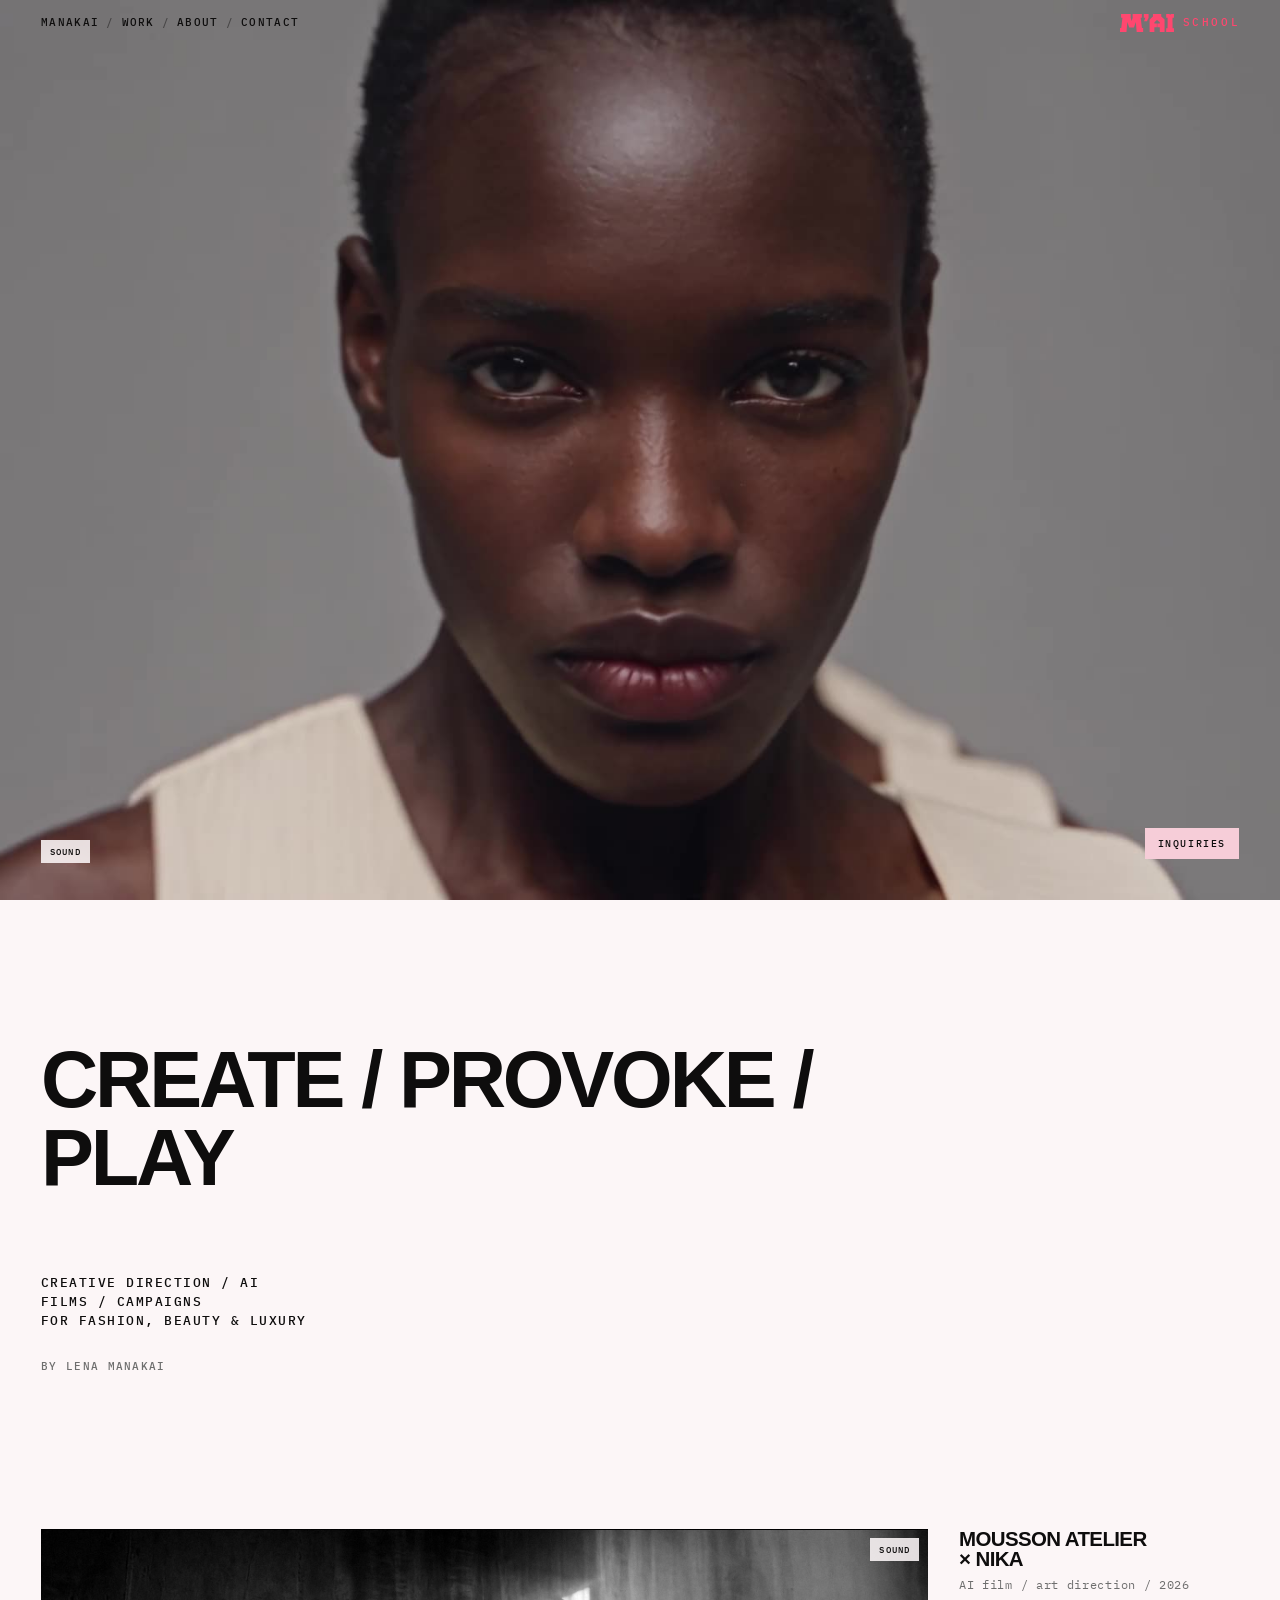
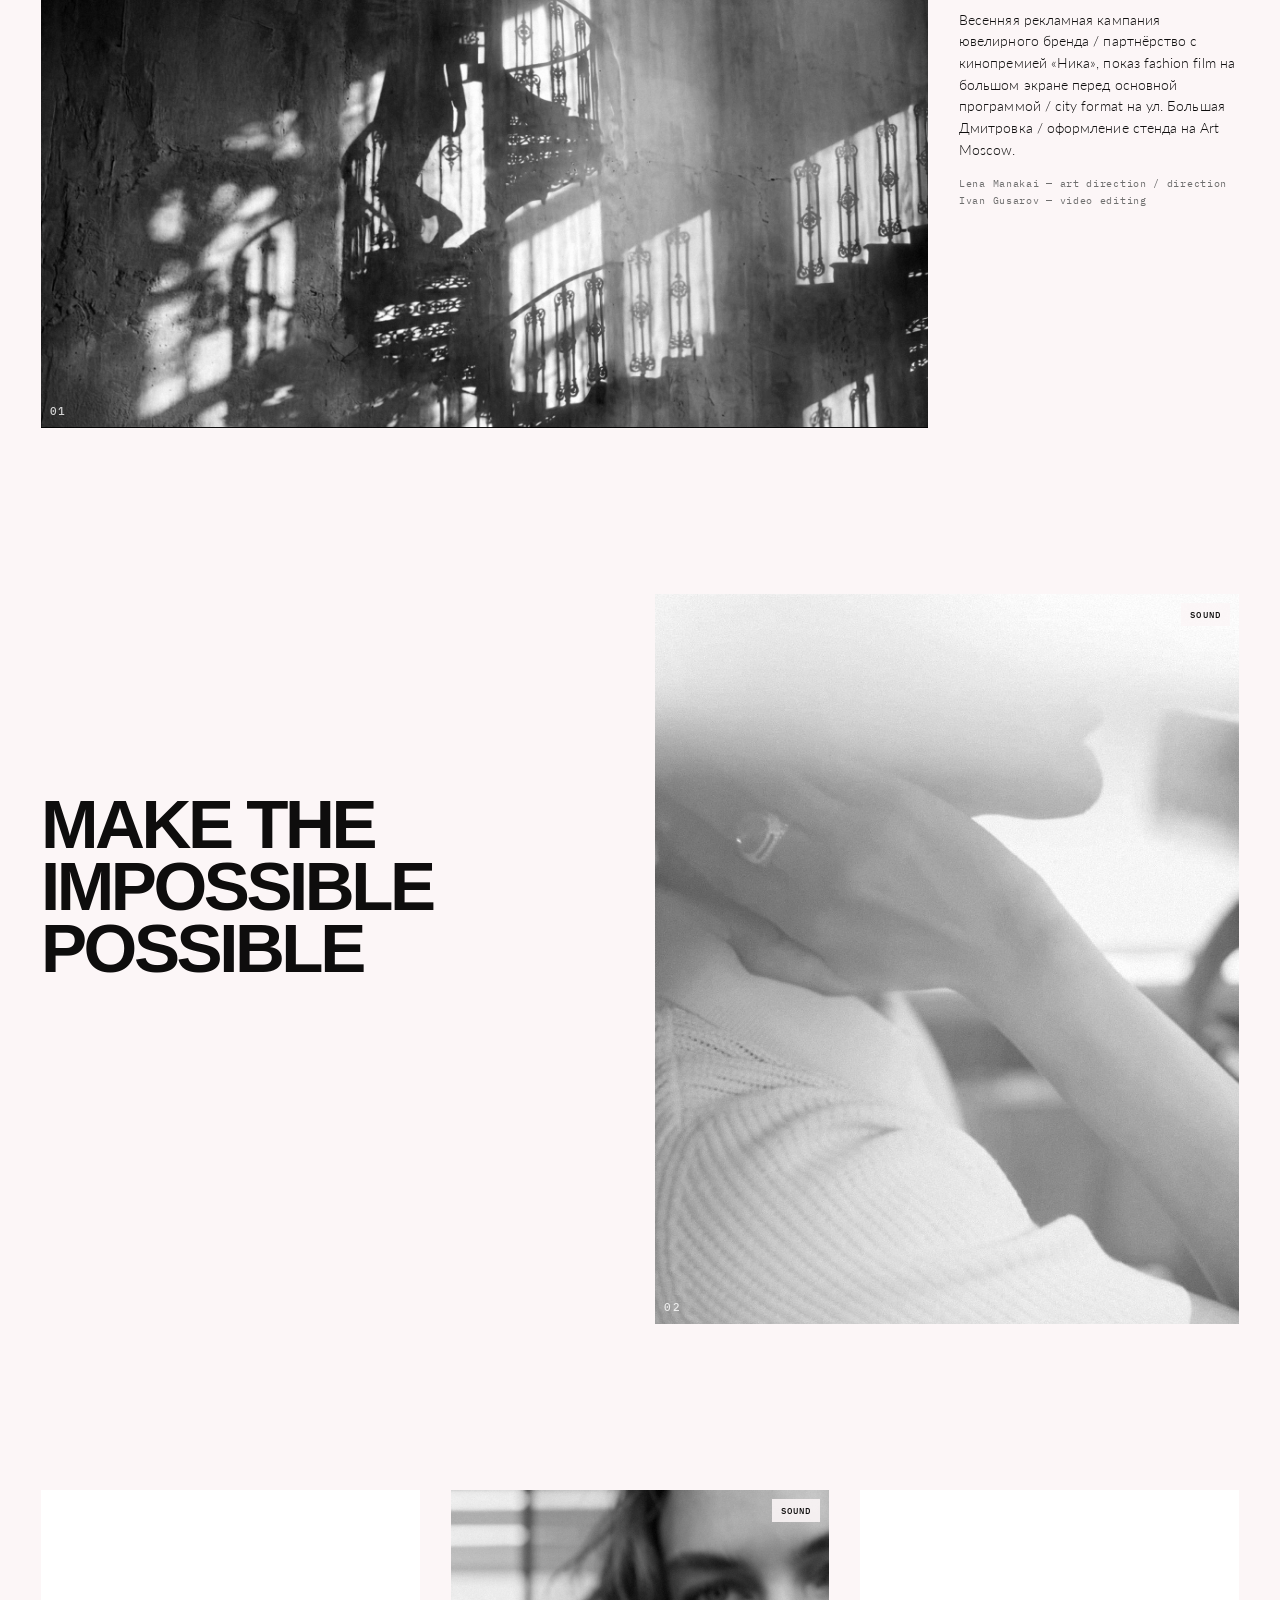
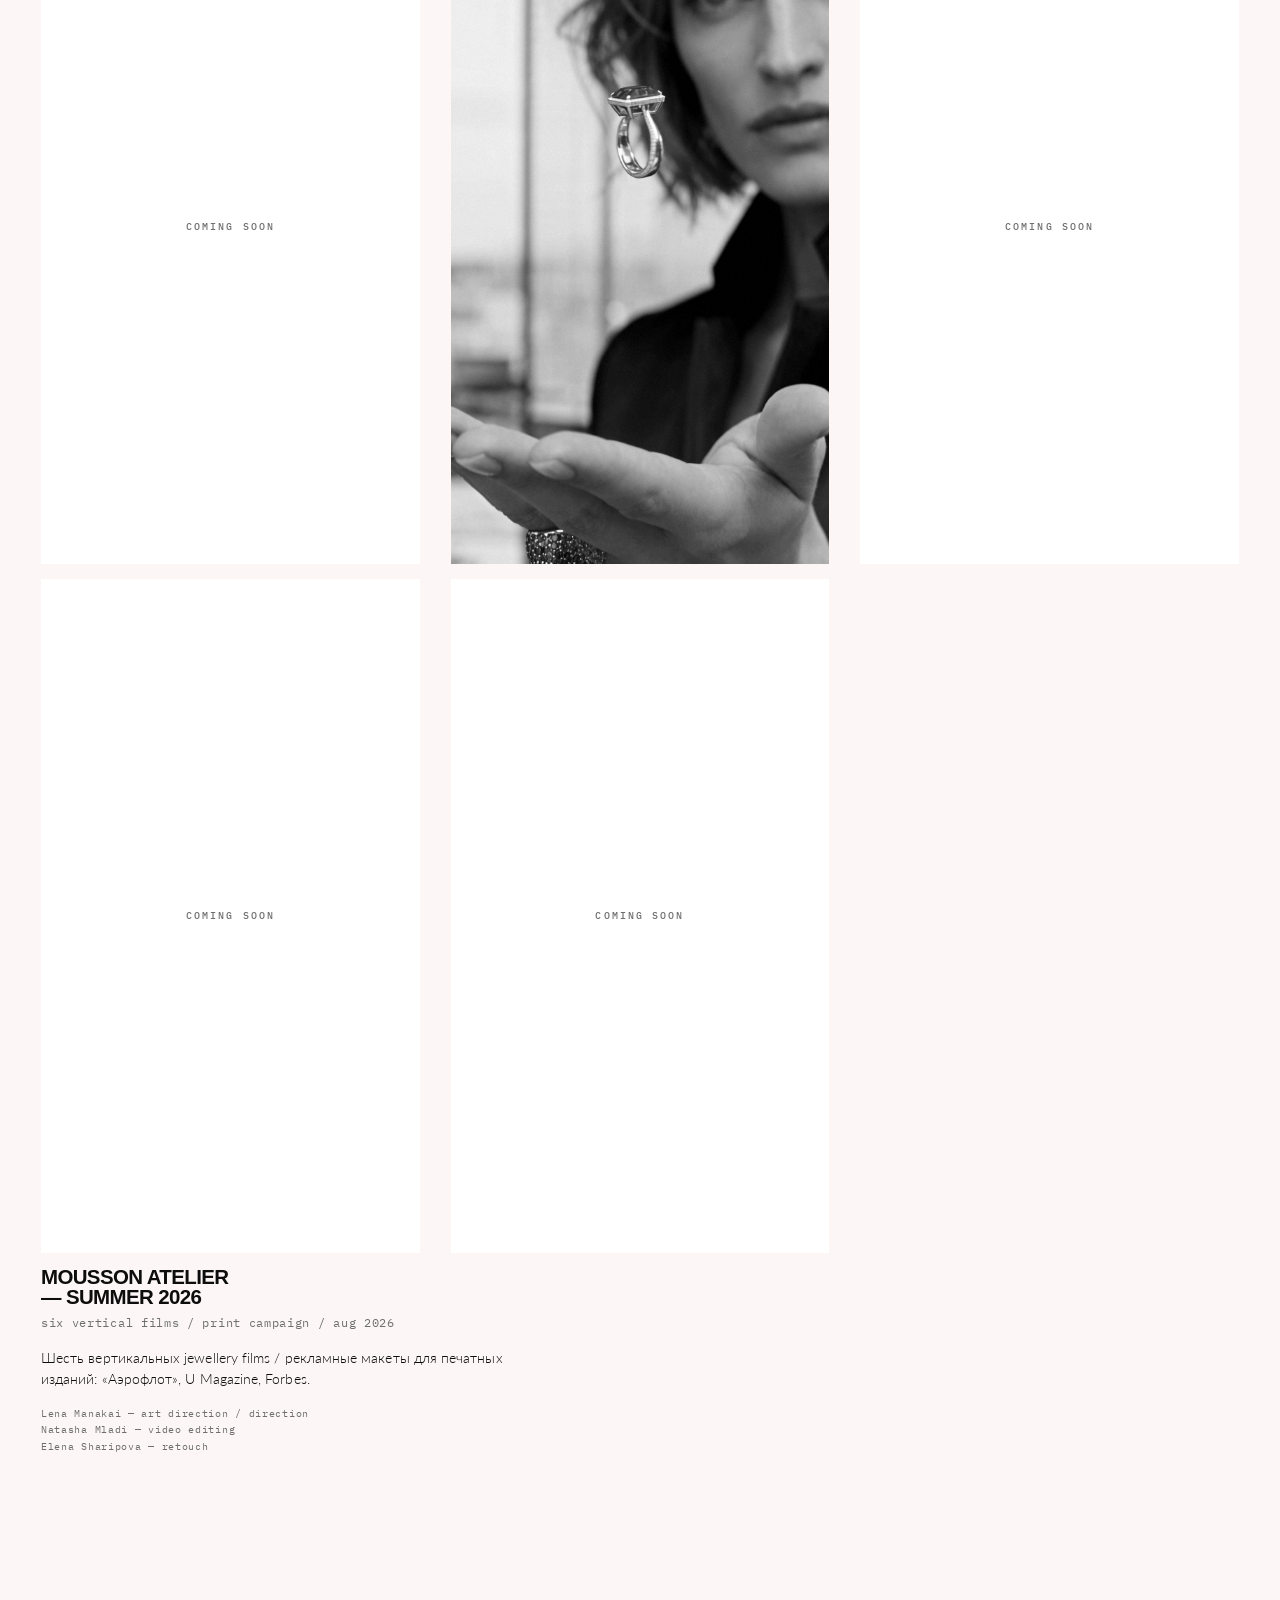
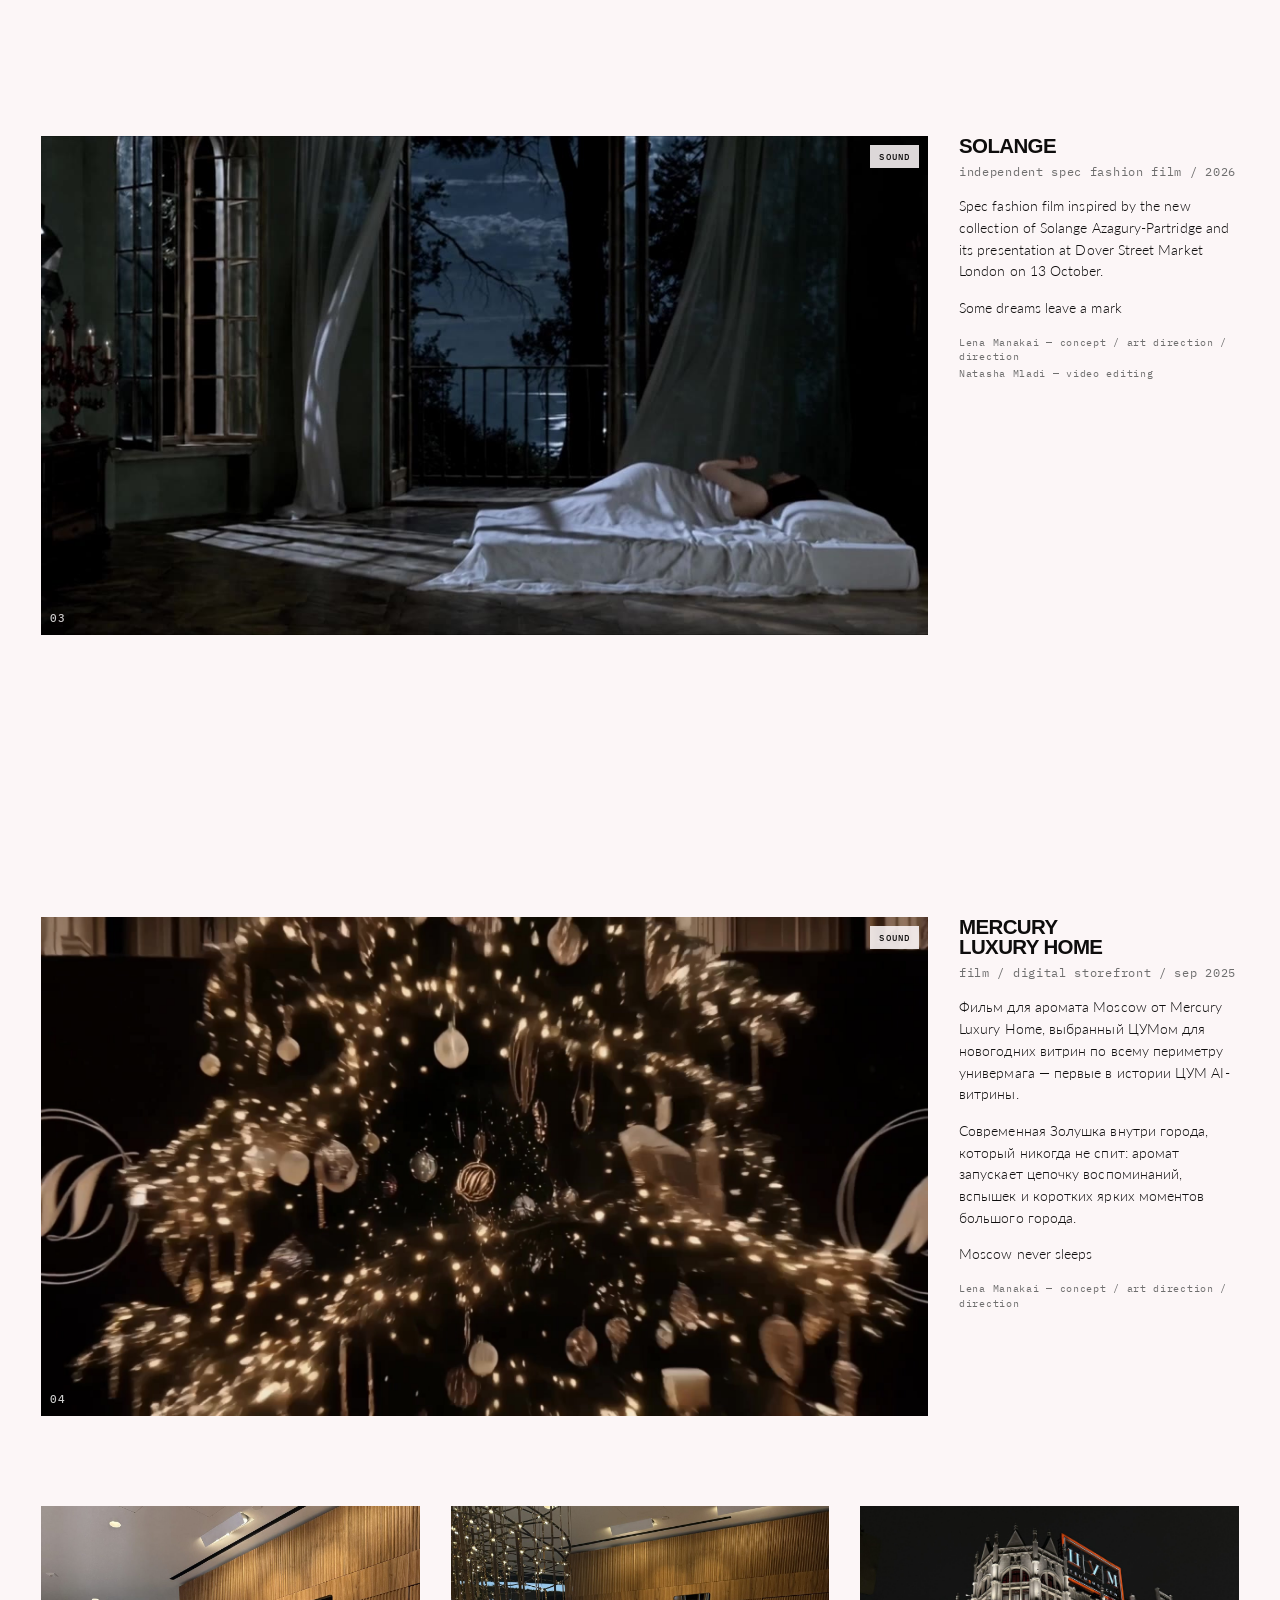
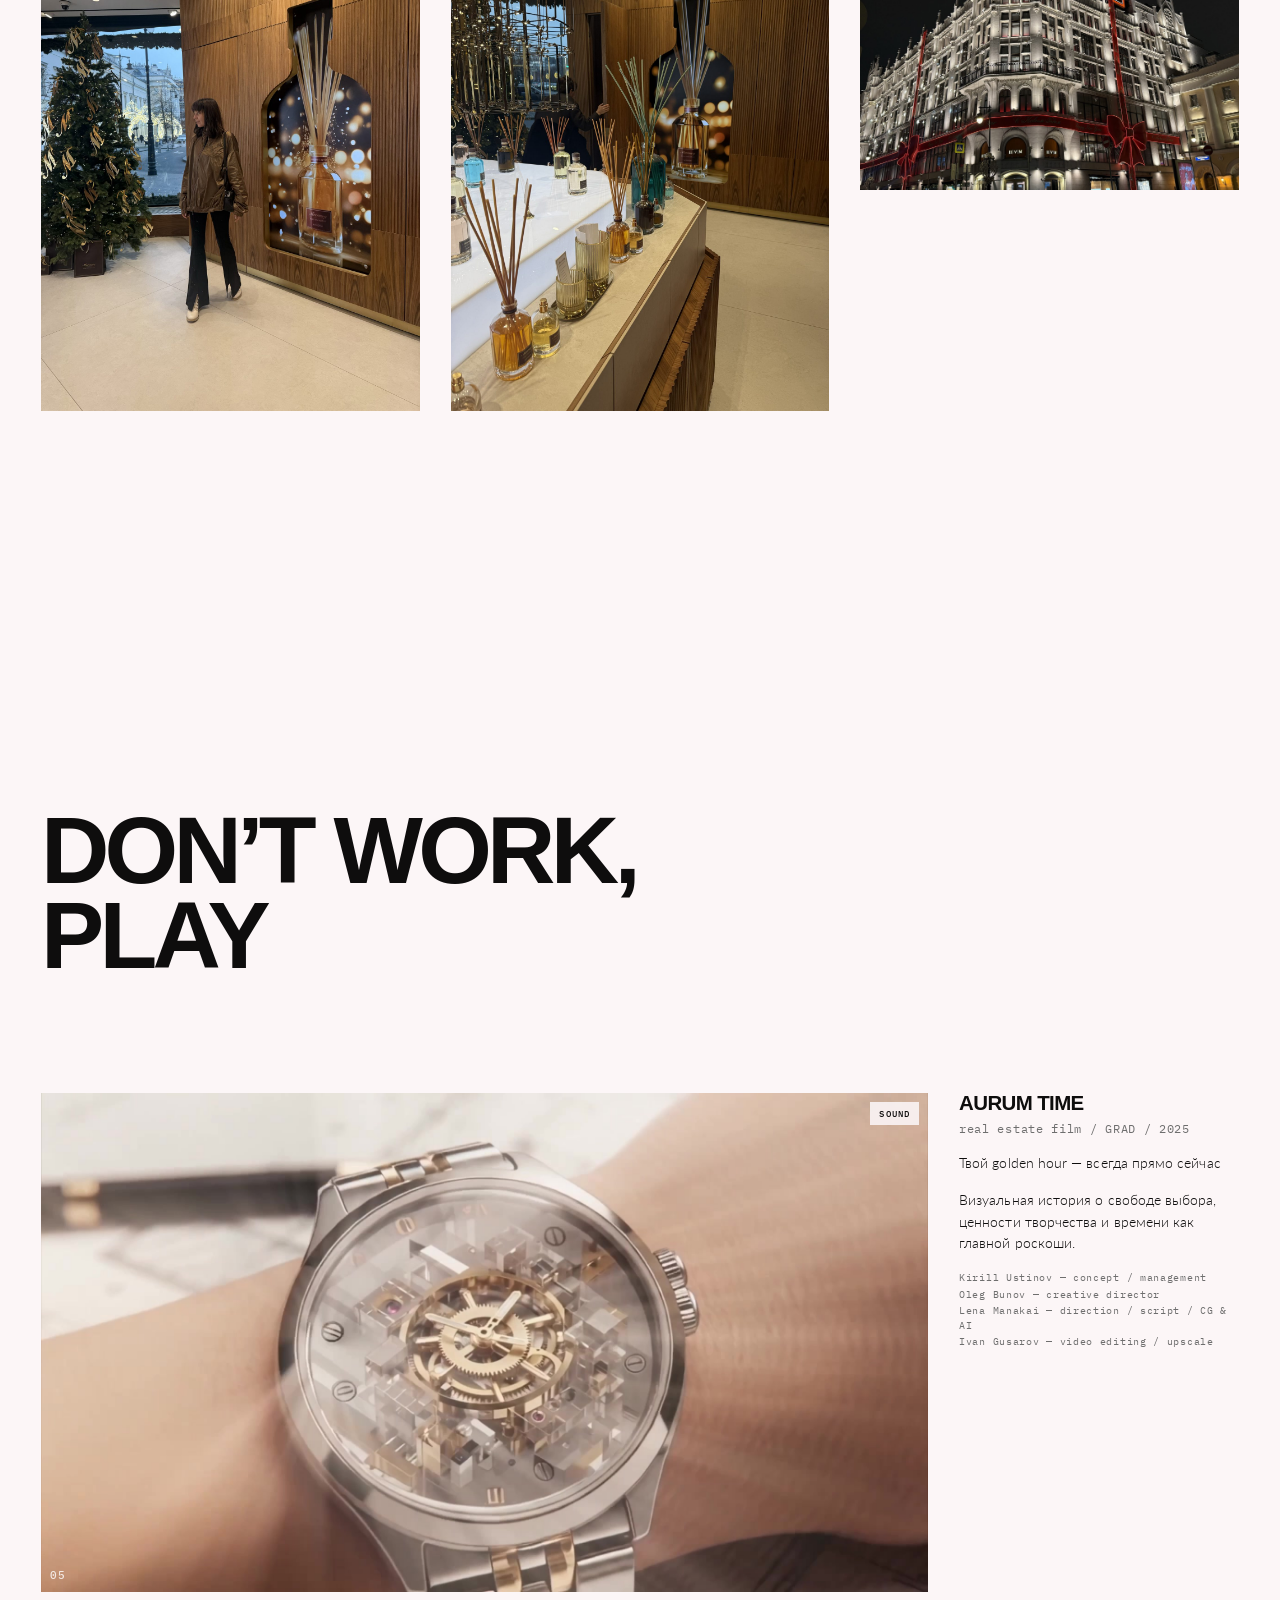
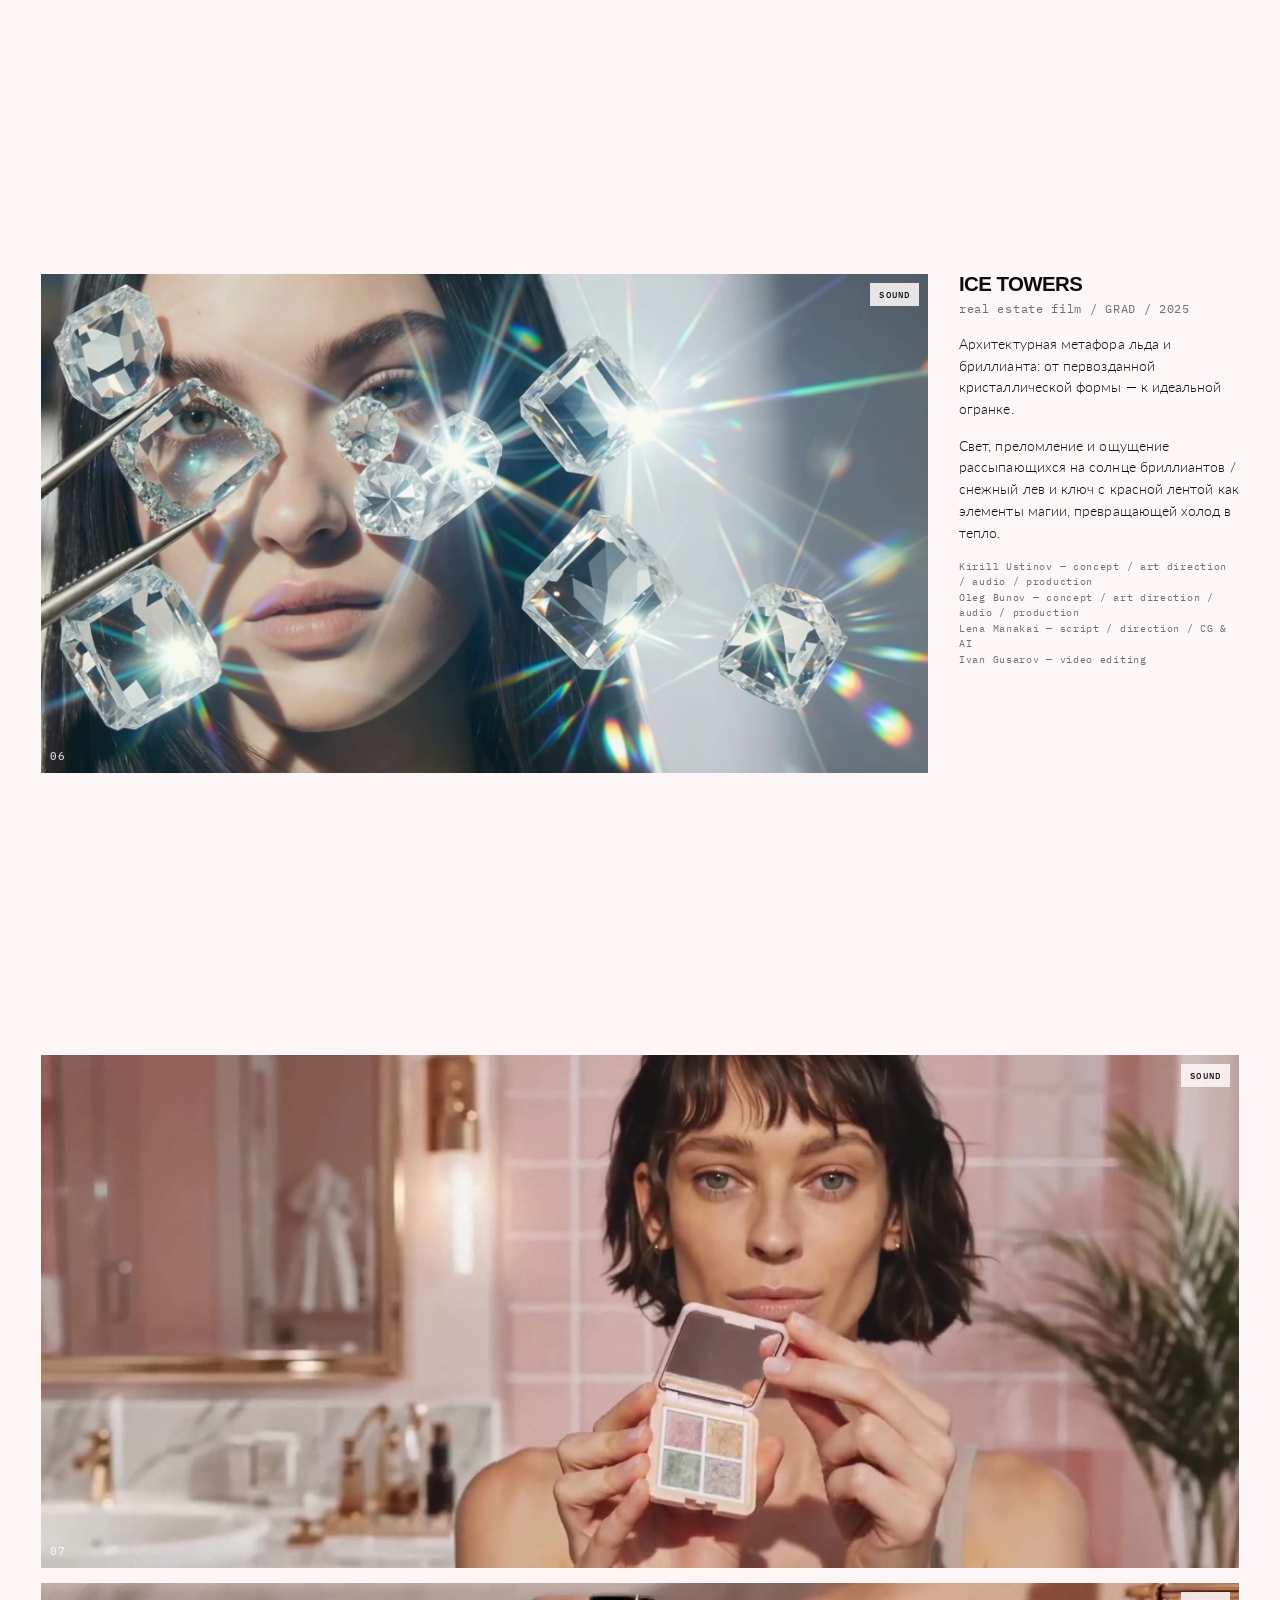
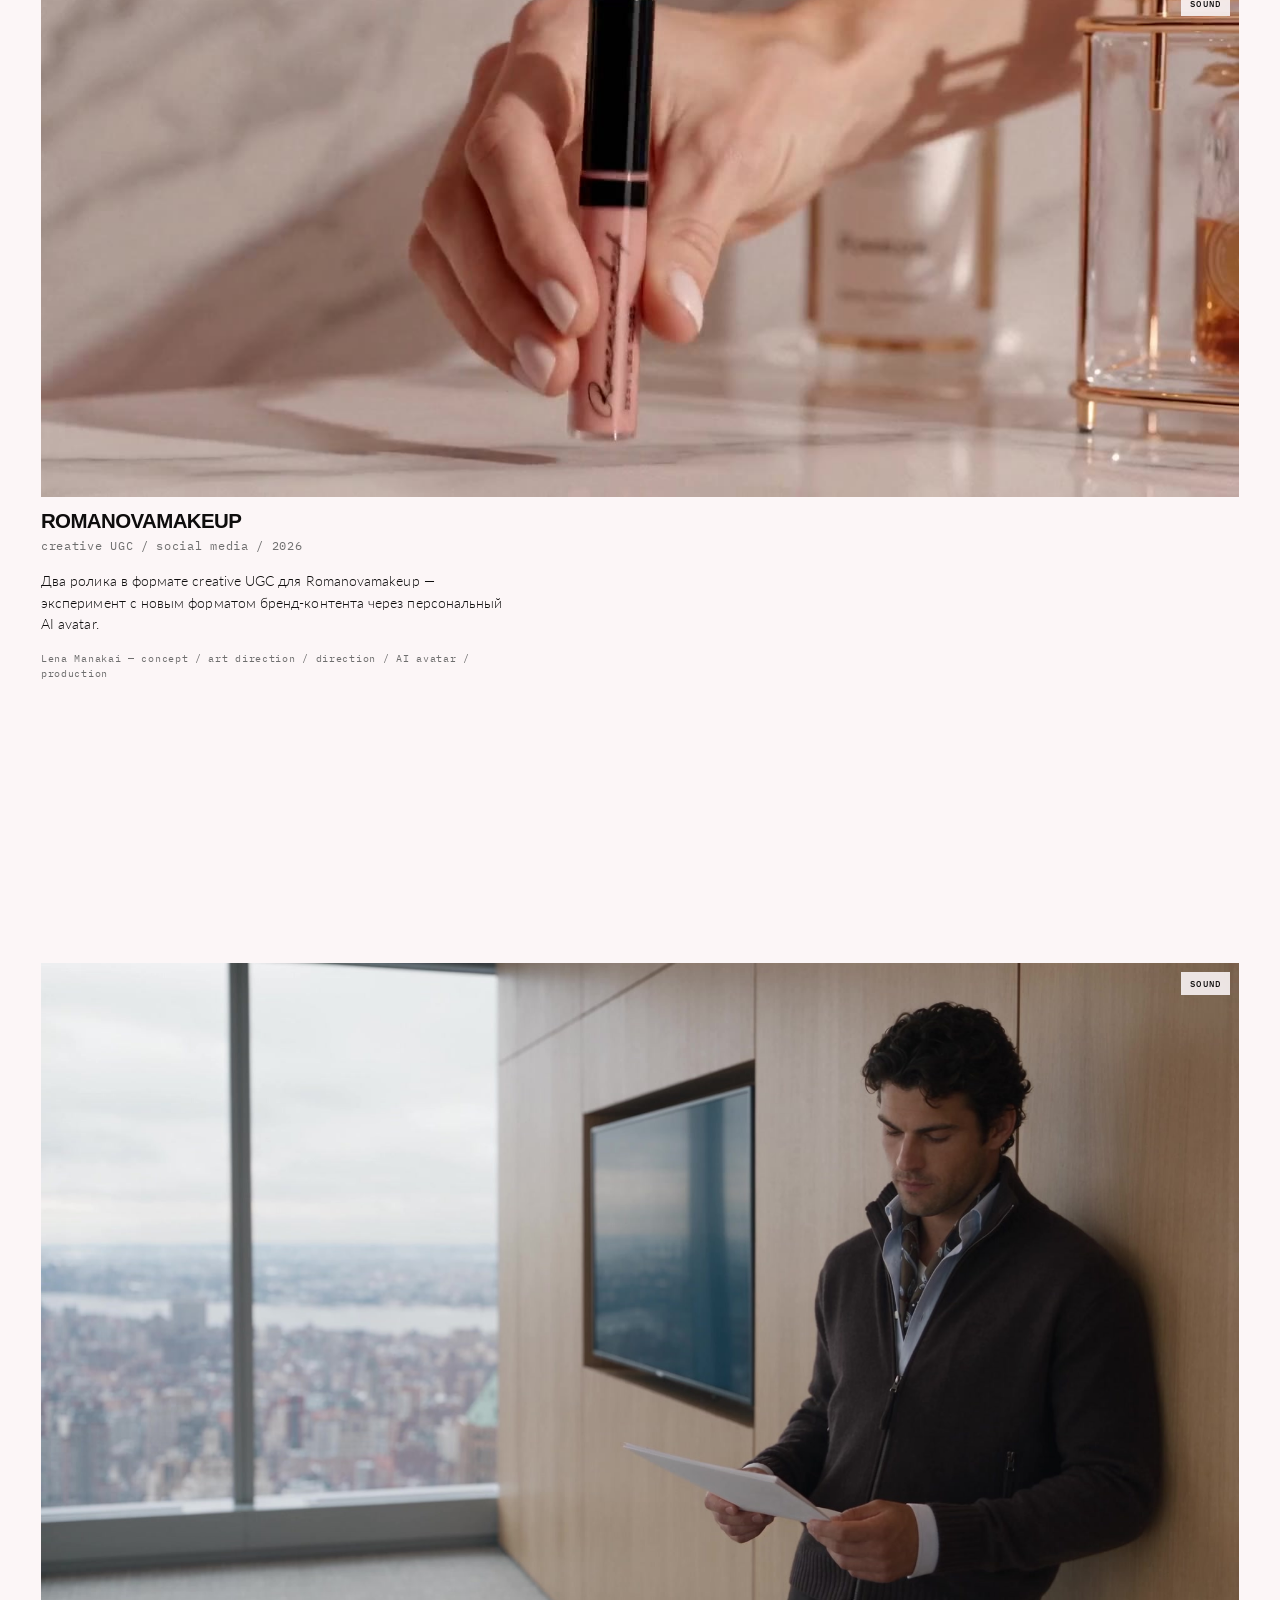
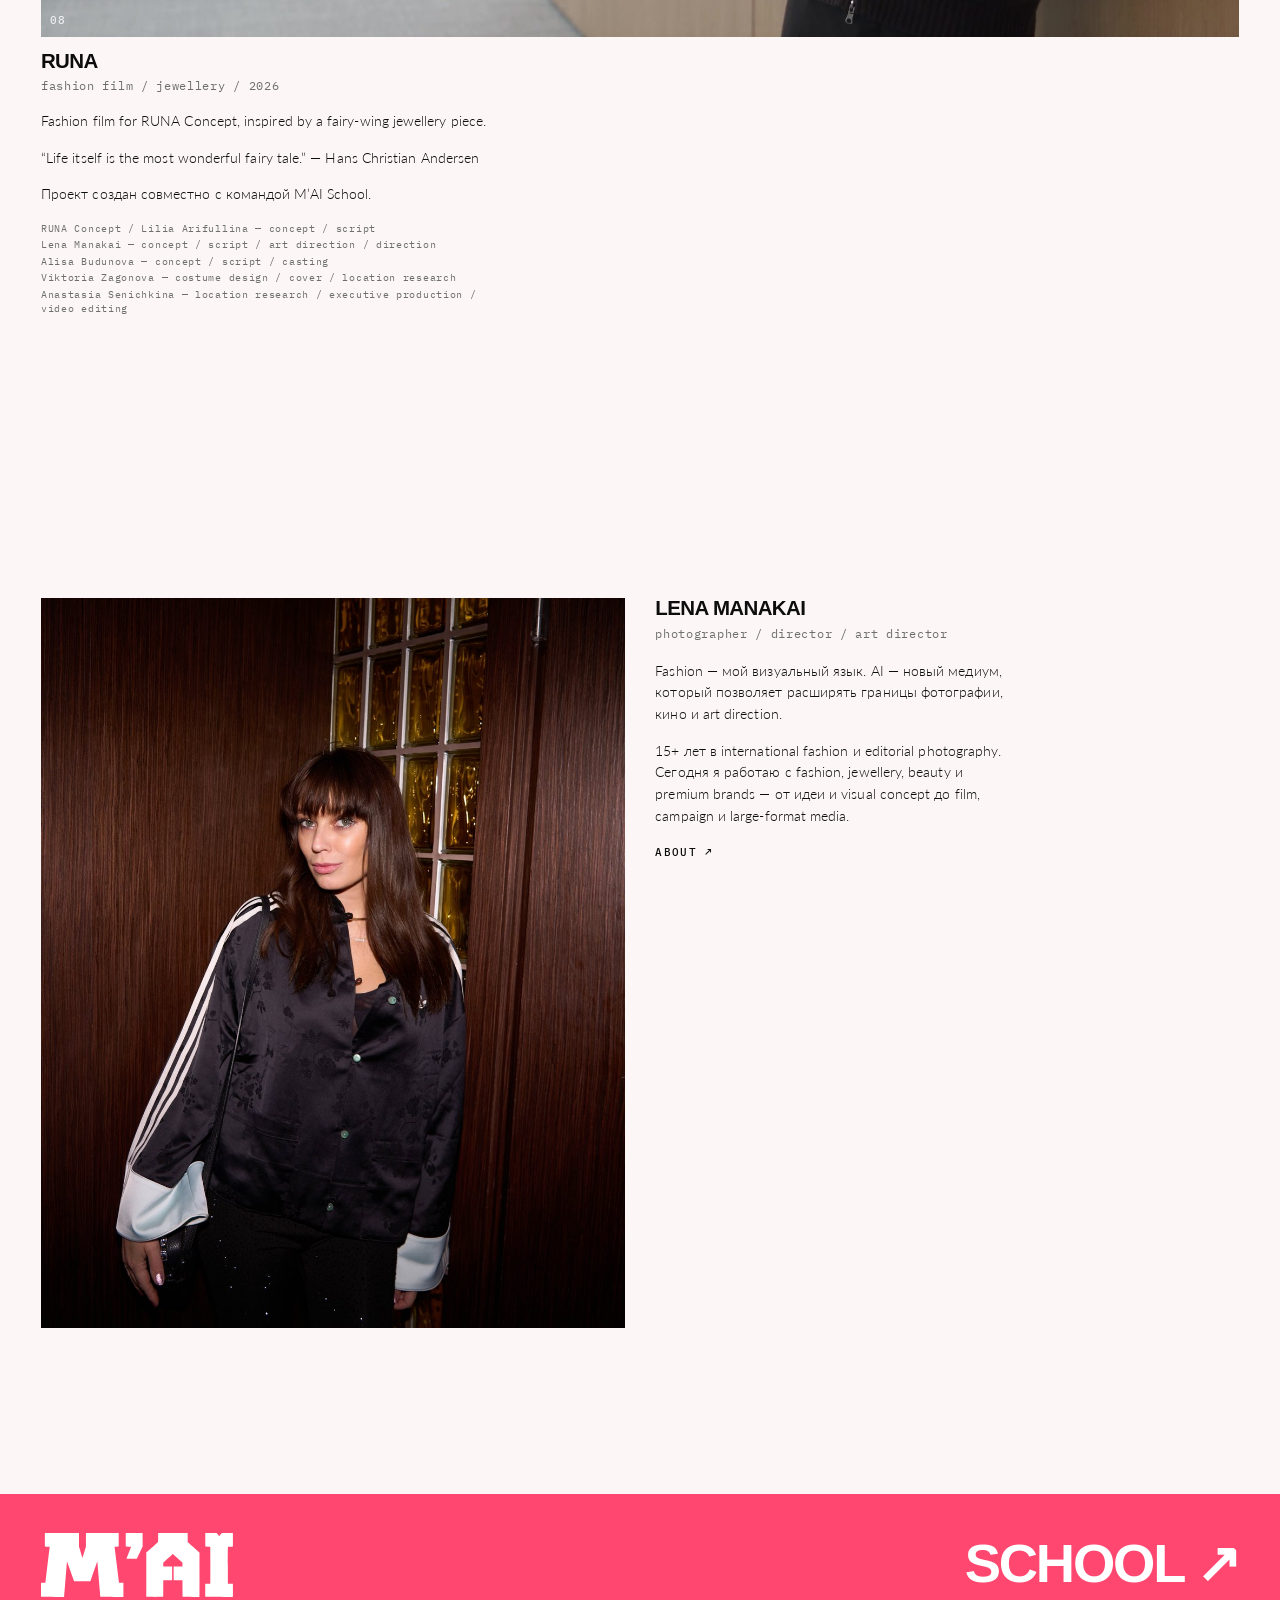
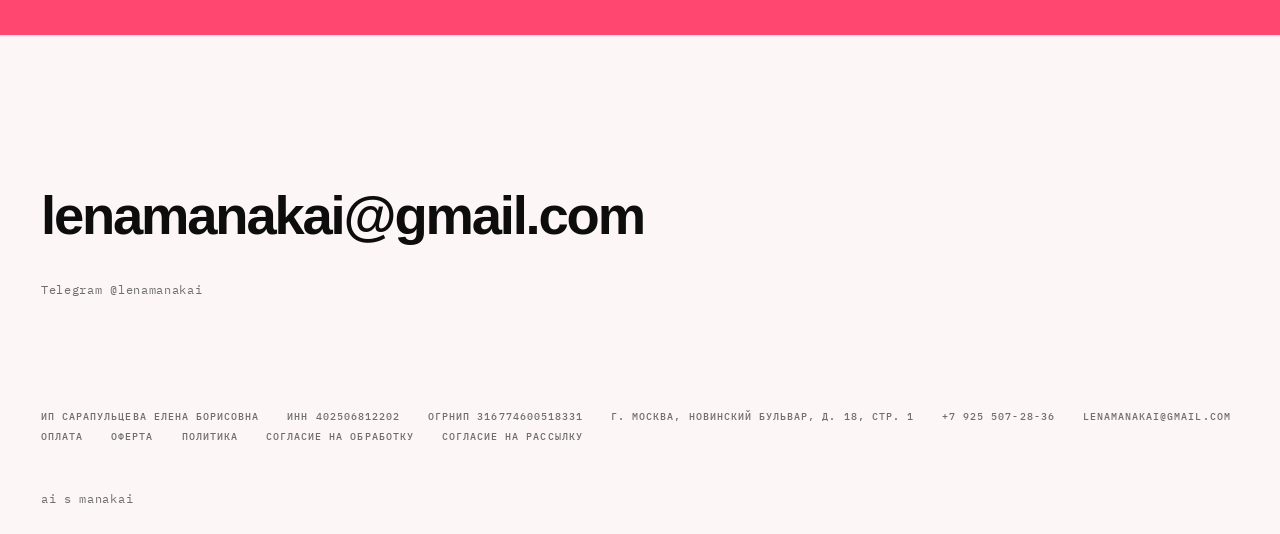
<file: index.html>
<!doctype html>
<html lang="ru">
<head>
<meta charset="utf-8">
<meta name="viewport" content="width=device-width,initial-scale=1">
<title>MANAKAI — Lena Manakai</title>
<link rel="icon" href="favicon.svg" type="image/svg+xml">
<link rel="icon" href="favicon-32.png" sizes="32x32" type="image/png">
<link rel="apple-touch-icon" href="apple-touch-icon.png">
<meta property="og:type" content="website">
<meta property="og:site_name" content="MANAKAI">
<meta property="og:title" content="MANAKAI — Lena Manakai">
<meta property="og:description" content="Lena Manakai — photographer, director, art director. Creative direction, AI films and campaigns for fashion, beauty & luxury.">
<meta property="og:url" content="https://manakai.art/">
<meta property="og:image" content="https://manakai.art/og-main.jpg?v=2">
<script type="application/ld+json">{"@context": "https://schema.org", "@type": "Person", "name": "Lena Manakai", "alternateName": ["Лена Манакай", "MANAKAI"], "url": "https://manakai.art/", "image": "https://manakai.art/og-main.jpg?v=2", "jobTitle": "Photographer, director, art director", "email": "mailto:lenamanakai@gmail.com", "sameAs": ["https://t.me/lenamanakai"]}</script>
<meta name="twitter:card" content="summary_large_image">
<meta name="description" content="Lena Manakai — photographer, director, art director. Creative direction, AI films and campaigns for fashion, beauty & luxury.">
<link rel="canonical" href="https://manakai.art/">
<link rel="preconnect" href="https://fonts.googleapis.com">
<link rel="preconnect" href="https://fonts.gstatic.com" crossorigin>
<link rel="stylesheet" href="https://fonts.googleapis.com/css2?family=IBM+Plex+Mono:wght@400;500&family=Lato:wght@300;400&display=swap">

<style>
  :root{
    --paper:#FCF6F7;
    --white:#FFFFFF;
    --ink:#0E0D0D;
    --grey:#6E6E6E;
    --well:#111111;
    --mark:#FF476F;
    --g:clamp(16px,3.2vw,56px);
    --hd:48px;
    --mono:'Input Mono','IBM Plex Mono',ui-monospace,Menlo,monospace;
    --disp:'Helvetica Neue',Helvetica,Arial,sans-serif;
    --text:'Lato',-apple-system,'Helvetica Neue',sans-serif;
  }
  *,*::before,*::after{box-sizing:border-box;}
  html{scroll-behavior:smooth;background:var(--paper);}
  body{margin:0;background:transparent;color:var(--ink);font-family:var(--mono);
    font-size:15px;line-height:1.45;-webkit-font-smoothing:antialiased;overflow-x:hidden;}
  h1,h2,h3,p,figure{margin:0;} img,video{display:block;width:100%;}
  a{color:inherit;text-decoration:none;}

  /* ——— глобальный слой плёнки: вся страница одна поверхность ——— */
  #glass{position:fixed;inset:0;width:100%;height:100%;z-index:-1;pointer-events:none;display:block;}

  .mono{font-family:var(--mono);font-size:11px;letter-spacing:.12em;text-transform:uppercase;font-weight:500;}
  .cap{font-family:var(--mono);font-size:11.5px;letter-spacing:.06em;color:var(--grey);}
  .eyebrow{font-family:var(--mono);font-size:12px;letter-spacing:.14em;text-transform:uppercase;color:var(--ink);}
  .disp{font-family:var(--disp);font-weight:700;text-transform:uppercase;letter-spacing:-.05em;line-height:.84;}
  .body{font-family:var(--text);font-weight:300;font-size:clamp(14px,1.05vw,16px);line-height:1.55;letter-spacing:.005em;}

  /* ——— header ——— */
  header{position:fixed;top:0;left:0;right:0;z-index:80;display:flex;align-items:center;gap:12px 22px;
    padding:14px var(--g);color:#fff;transition:color .45s cubic-bezier(.22,1,.36,1);}
  header.dark{color:var(--ink);}
  header .sp{flex:1 1 auto;}
  header .line{display:inline-flex;align-items:center;gap:7px;}
  header .line a:hover{opacity:.55;}
  header .line .sl{opacity:.45;}
  .school{display:inline-flex;align-items:center;gap:9px;perspective:600px;margin-left:clamp(20px,4vw,64px);}
  .school .mk{display:block;height:18px;width:54px;background:var(--mark);
    -webkit-mask:url(a/mai.svg) no-repeat center/contain;mask:url(a/mai.svg) no-repeat center/contain;
    transform-style:preserve-3d;transition:transform .6s cubic-bezier(.22,1,.36,1);}
  .school .lb{color:var(--mark);display:inline-flex;gap:.12em;}
  .school .lb i{font-style:normal;}
  .school:hover{opacity:1;}
  /* телефон: шапка целиком влезает в строку, School не уезжает за край */
  @media (max-width:640px){
    header{gap:8px;padding:11px 14px;}
    header nav{gap:7px;}
    header nav a,header nav .sl{font-size:9.5px;letter-spacing:.07em;}
    /* на телефоне M'AI и SCHOOL складываются в один знак одной ширины */
    .school{margin-left:10px;flex:none;flex-direction:column;align-items:stretch;gap:4px;}
    .school .mk{height:24px;width:72px;}
    .school .lb{width:72px;justify-content:space-between;gap:0;font-size:10.5px;letter-spacing:0;line-height:1;}
  }

  /* ——— 01 showreel ——— */
  .reel{position:relative;height:100svh;min-height:520px;background:var(--well);overflow:hidden;}
  .reel video{position:absolute;inset:0;width:100%;height:100%;object-fit:cover;opacity:0;}
  .reel video.front{opacity:1;z-index:1;}
  .reel .sig{position:absolute;left:var(--g);bottom:calc(var(--g) - 4px);color:rgba(255,255,255,.85);}
  /* на телефоне горизонтальный кадр показывается целиком, а не режется в вертикаль */
  @media (max-width:700px){
    .reel{height:auto;min-height:0;aspect-ratio:16/9;}
    .reel video{height:100%;object-fit:cover;}
  }

  /* ——— 02 introduction ——— */
  .intro{padding:clamp(56px,11vw,160px) var(--g) clamp(64px,12vw,180px);max-width:72%;}
  .intro .cpp{display:block;font-family:var(--disp);font-weight:700;text-transform:uppercase;
    letter-spacing:-.04em;line-height:.98;font-size:clamp(2.1rem,6.2vw,5.2rem);color:var(--ink);}
  .intro h1{display:block;margin-top:clamp(34px,6vw,86px);font-family:var(--mono);font-weight:500;
    text-transform:uppercase;letter-spacing:.12em;line-height:1.5;font-size:clamp(10.5px,1.05vw,12.5px);
    color:var(--ink);max-width:34ch;}
  .intro .who{display:block;margin-top:clamp(16px,2.4vw,30px);color:var(--grey);}
  @media (max-width:860px){ .intro{max-width:100%;} }

  .air-s{height:clamp(40px,7vw,96px);}
  .air-m{height:clamp(70px,13vw,190px);}
  .air-l{height:clamp(110px,22vw,320px);}

  .label{display:flex;align-items:baseline;gap:14px;padding-inline:var(--g);}
  .full-row{padding-inline:var(--g);}
  .shot.wide{aspect-ratio:21/9;}
  .label .sp{flex:1 1 auto;}

  .row{display:grid;gap:clamp(14px,2.4vw,40px);padding-inline:var(--g);align-items:start;}
  .r-video-text{grid-template-columns:1fr 280px;}
  .r-two-text{grid-template-columns:1fr 1fr 250px;}
  .r-empty-vert{grid-template-columns:1fr 300px;}
  .r-text-video{grid-template-columns:230px 1fr;}
  .r-img-state{grid-template-columns:1fr 1fr;}
  .r-three{grid-template-columns:repeat(3,1fr);}
  @media (max-width:860px){
    .r-video-text,.r-two-text,.r-empty-vert,.r-text-video,.r-img-state{grid-template-columns:1fr;}
  }

  .shot{position:relative;background:var(--well);overflow:hidden;display:block;width:100%;}
  .shot img,.shot video{position:absolute;inset:0;width:100%;height:100%;object-fit:cover;}
  .shot video{opacity:0;transition:opacity .5s cubic-bezier(.22,1,.36,1);}
  .shot.on video{opacity:1;}
  .shot img{transition:opacity .5s cubic-bezier(.22,1,.36,1);}
  .shot.on img{opacity:0;}
  .shot.r169{aspect-ratio:16/9;} .shot.r916{aspect-ratio:9/16;} .shot.r45{aspect-ratio:4/5;}
  .shot .tag{position:absolute;left:9px;bottom:8px;color:rgba(255,255,255,.8);z-index:2;}
  /* кадр ещё не опубликован брендом */
  .shot.soon{background:var(--white);display:flex;align-items:center;justify-content:center;
    box-shadow:inset 0 0 0 1px var(--hair);}
  .shot.soon span{color:var(--grey);font-size:9.5px;letter-spacing:.22em;}

  /* ——— окно с серией: листается на месте ——— */
  .pager{position:relative;background:var(--well);overflow:hidden;aspect-ratio:4/5;
    touch-action:pan-y;-webkit-user-select:none;user-select:none;}
  .pager img{position:absolute;inset:0;width:100%;height:100%;object-fit:cover;opacity:0;
    transition:opacity .45s cubic-bezier(.22,1,.36,1);}
  .pager img.on{opacity:1;}
  .pager .ctl{position:absolute;right:10px;bottom:10px;display:flex;align-items:stretch;gap:6px;z-index:3;}
  .pager .count{display:flex;align-items:center;background:var(--paper);color:var(--ink);
    padding:0 9px;font-family:var(--mono);font-size:10px;letter-spacing:.1em;font-variant-numeric:tabular-nums;}
  .pager .next{display:flex;align-items:center;justify-content:center;width:30px;height:26px;padding:0;
    border:0;background:var(--mark);color:#fff;cursor:pointer;font-family:var(--mono);font-size:14px;line-height:1;
    transition:transform .1s ease-out;}
  .pager .next:active{transform:scale(.94);}
  .pager:focus-visible{outline:2px solid var(--mark);outline-offset:3px;}

  .stack{display:flex;flex-direction:column;gap:9px;}
  .meta{display:flex;flex-direction:column;gap:7px;}
  .meta .ttl{font-family:var(--disp);font-weight:700;text-transform:uppercase;letter-spacing:-.03em;
    font-size:clamp(1.05rem,1.6vw,1.35rem);line-height:1;}
  /* кредиты: агентство, монтаж, продакшн — появляются только когда заполнены */
  .credits{margin-top:10px;display:flex;flex-direction:column;gap:2px;}
  .credits span{font-family:var(--mono);font-size:10px;letter-spacing:.07em;color:var(--grey);}
  .credits:empty{display:none;}

  .tblock{background:var(--white);padding:clamp(18px,2.4vw,34px);display:flex;flex-direction:column;justify-content:space-between;gap:20px;}
  .tblock .disp{font-size:clamp(1.9rem,4.4vw,3.6rem);}
  /* statement прямо на фоне, без белой плашки — как Create / Provoke / Play */
  .tblock.plain{background:transparent;padding:0;justify-content:center;gap:0;}
  .tblock.plain .disp{font-size:clamp(2.1rem,5.4vw,4.4rem);line-height:.9;}
  /* statement во всю ширину, плавает на поле */
  .state-band{padding:clamp(50px,9vw,130px) var(--g);}
  .state-band .disp{font-size:clamp(2.4rem,7.4vw,6rem);line-height:.9;}
  .square{aspect-ratio:1/1;}

  /* пустое поле — просто воздух, плёнка идёт из глобального слоя */
  .empty{min-height:clamp(220px,30vw,420px);}
  @media (max-width:860px){
    .empty{display:none;}
    .r-empty-vert .shot{max-width:74%;}
  }

  /* ——— звук: нажал на кадр — включился ——— */
  /* метка звука держится подальше от кнопки Inquiries в правом нижнем углу */
  .snd{position:absolute;right:9px;top:9px;z-index:3;display:inline-flex;align-items:center;gap:5px;
    background:rgba(252,246,247,.88);color:var(--ink);padding:5px 9px;cursor:pointer;
    font-family:var(--mono);font-size:9px;letter-spacing:.13em;text-transform:uppercase;font-weight:500;
    transition:background-color .18s linear,color .18s linear,opacity .25s linear;}
  .snd:hover{background:var(--paper);}
  .sounding .snd{background:var(--mark);color:#fff;}
  .reel .snd{right:auto;top:auto;left:var(--g);bottom:calc(var(--g) - 4px);}
  .say{display:flex;align-items:center;min-height:clamp(300px,42vw,560px);padding-inline:var(--g);}
  .say h2{font-size:clamp(1.6rem,3.6vw,2.8rem);}

  .mai-band{display:flex;align-items:center;justify-content:space-between;gap:28px;
    background:var(--mark);padding:clamp(20px,3vw,44px) var(--g);}
  .mai-band .mk{display:block;height:clamp(34px,5vw,64px);width:clamp(102px,15vw,192px);background:#fff;
    -webkit-mask:url(a/mai.svg) no-repeat center/contain;mask:url(a/mai.svg) no-repeat center/contain;}
  .mai-band .t{font-family:var(--disp);font-weight:700;text-transform:uppercase;letter-spacing:-.04em;
    line-height:.9;color:#fff;font-size:clamp(1.5rem,4.6vw,3.4rem);text-align:right;}

  /* ——— постоянная метка запроса ——— */
  #enq-wrap{position:fixed;right:var(--g);bottom:calc(var(--g) + env(safe-area-inset-bottom,0px));z-index:90;
    display:flex;flex-direction:column;align-items:flex-end;gap:6px;
    transition:opacity .4s cubic-bezier(.22,1,.36,1);}
  #enq-wrap.gone{opacity:0;pointer-events:none;}
  #enq{display:inline-flex;align-items:center;background:#F6CDD8;color:var(--ink);padding:9px 13px;
    border:0;cursor:pointer;
    font-family:var(--mono);font-size:10px;letter-spacing:.16em;text-transform:uppercase;font-weight:500;
    transition:transform .12s ease-out;}
  #enq:active{transform:scale(.96);}
  #enq-menu{display:flex;flex-direction:column;align-items:flex-end;gap:5px;}
  #enq-menu a{display:inline-flex;align-items:center;background:var(--white);color:var(--ink);
    border:1px solid #F0C2CF;padding:7px 11px;
    font-family:var(--mono);font-size:10px;letter-spacing:.16em;text-transform:uppercase;font-weight:500;
    opacity:0;transform:translateY(6px);transition:opacity .28s ease-out,transform .28s cubic-bezier(.22,1,.36,1),background-color .18s linear;}
  #enq-wrap.open #enq-menu a{opacity:1;transform:none;}
  #enq-wrap.open #enq-menu a:nth-child(2){transition-delay:.04s;}
  #enq-wrap.open #enq-menu a:nth-child(3){transition-delay:.08s;}
  #enq-wrap.open #enq-menu a:nth-child(4){transition-delay:.12s;}
  #enq-menu a:hover{background:#F6CDD8;}
  #enq-menu .wait{margin-left:8px;border:1px solid rgba(14,13,13,.35);padding:1px 5px;font-size:8.5px;letter-spacing:.1em;}

  .contact{padding:clamp(60px,12vw,170px) var(--g) clamp(40px,7vw,90px);}
  .contact a.mail{display:inline-block;font-family:var(--disp);font-weight:700;text-transform:none;
    letter-spacing:-.04em;line-height:1;font-size:clamp(1.5rem,5vw,3.4rem);color:var(--ink);}
  .contact a.mail:hover{color:var(--mark);}
  .contact .ph{display:inline-block;border:1px solid var(--mark);color:var(--mark);padding:2px 8px;
    font-family:var(--mono);font-size:clamp(11px,1.4vw,15px);letter-spacing:.08em;text-transform:uppercase;
    vertical-align:middle;}
  .contact .links{display:flex;flex-wrap:wrap;gap:6px 22px;margin-top:clamp(20px,3vw,40px);}
  .contact .links a:hover{color:var(--mark);}

  footer{display:flex;flex-wrap:wrap;gap:10px 24px;justify-content:space-between;align-items:center;
    padding:18px var(--g) 26px;border-top:1px solid var(--hair);}
  .legal{padding:22px var(--g) 30px;border-top:1px solid var(--hair);
    display:flex;flex-wrap:wrap;gap:6px 28px;color:var(--grey);}
  .legal span,.legal a{font-family:var(--mono);font-size:9.5px;letter-spacing:.11em;
    text-transform:uppercase;font-weight:500;color:var(--grey);}
  .legal a:hover{color:var(--ink);}
  :where(a,button):focus-visible{outline:2px solid var(--mark);outline-offset:3px;}
  @media (prefers-reduced-motion:reduce){ html{scroll-behavior:auto;} }
  .ph{display:inline-block;border:1px solid var(--mark);color:var(--mark);padding:1px 6px;
    font-family:var(--mono);font-size:10px;letter-spacing:.08em;}

  /* узкие телефоны: шапка ужимается, знак M'AI SCHOOL всегда виден целиком */
  header nav{min-width:0;}
  a[href^="mailto:"]{overflow-wrap:anywhere;}
  @media (max-width:400px){
    header{padding:11px 12px;gap:6px;}
    header nav{gap:5px;overflow:hidden;white-space:nowrap;}
    header nav a,header nav .sl{font-size:8.6px;letter-spacing:.04em;}
    .school{margin-left:6px;}
  }
</style>
<!-- Yandex.Metrika counter -->
<script type="text/javascript">
    (function(m,e,t,r,i,k,a){
        m[i]=m[i]||function(){(m[i].a=m[i].a||[]).push(arguments)};
        m[i].l=1*new Date();
        for (var j = 0; j < document.scripts.length; j++) {if (document.scripts[j].src === r) { return; }}
        k=e.createElement(t),a=e.getElementsByTagName(t)[0],k.async=1,k.src=r,a.parentNode.insertBefore(k,a)
    })(window, document,'script','https://mc.yandex.ru/metrika/tag.js?id=113769978', 'ym');

    ym(113769978, 'init', {ssr:true, webvisor:true, clickmap:true, ecommerce:"dataLayer", referrer: document.referrer, url: location.href, accurateTrackBounce:true, trackLinks:true});
</script>
<!-- /Yandex.Metrika counter -->
</head>
<body>
<noscript><div><img src="https://mc.yandex.ru/watch/113769978" style="position:absolute; left:-9999px;" alt="" /></div></noscript>
<canvas id="glass" aria-hidden="true"></canvas>
<!-- INQUIRIES → развилка: телеграм / вотсап. Номер вотсапа подставить в wa.me/ -->
<div id="enq-wrap">
  <div id="enq-menu" hidden>
    <a href="https://t.me/lenamanakai" target="_blank" rel="noopener">Telegram</a>
    <a href="https://wa.me/79255072836?text=%D0%97%D0%B4%D1%80%D0%B0%D0%B2%D1%81%D1%82%D0%B2%D1%83%D0%B9%D1%82%D0%B5%21%20%D0%9F%D0%B8%D1%88%D1%83%20%D1%81%20%D1%81%D0%B0%D0%B9%D1%82%D0%B0%20manakai.art" target="_blank" rel="noopener">WhatsApp</a>
    <a href="mailto:lenamanakai@gmail.com?subject=%D0%97%D0%B0%D0%BF%D1%80%D0%BE%D1%81%20%D1%81%20%D1%81%D0%B0%D0%B9%D1%82%D0%B0%20manakai.art">Почта</a>
    <a href="tel:+79255072836">+7 925 507-28-36</a>
  </div>
  <button id="enq" type="button" aria-expanded="false" aria-controls="enq-menu">Inquiries</button>
</div>

<header id="hd">
  <nav class="line mono">
    <a href="index.html#top">MANAKAI</a><span class="sl">/</span><a href="#work">Work</a><span class="sl">/</span><a href="about.html">About</a><span class="sl">/</span><a href="#contact">Contact</a>
  </nav>
  <span class="sp"></span>
  <a class="school" href="school.html" aria-label="M’AI School">
    <span class="mk" id="mk"></span><span class="lb mono"><i>S</i><i>C</i><i>H</i><i>O</i><i>O</i><i>L</i></span>
  </a>
</header>

<!-- 01 · SHOWREEL -->
<section class="reel" id="top" data-snd>
  <video class="front" src="a/showreel_v2.mp4?v=1" poster="a/showreel.jpg" autoplay muted playsinline preload="auto"></video>
  <video muted playsinline preload="none" data-src="a/showreel_v2.mp4?v=1"></video>
</section>

<!-- 02 · INTRODUCTION -->
<section class="intro">
  <span class="cpp">Create / Provoke / Play</span>
  <h1>Creative direction / AI films / campaigns<br>for fashion, beauty &amp; luxury</h1>
  <span class="who mono">by Lena Manakai</span>
</section>

<div class="row r-video-text" id="work">
  <a class="shot r169" data-v="a/nika.mp4" data-snd href="#work">
    <img src="a/nika-bw.jpg" alt="Mousson Atelier × NIKA">
    <video src="a/nika.mp4?v=5" muted loop playsinline preload="none"></video>
    <span class="tag mono">01</span>
  </a>
  <div class="meta">
    <span class="ttl">Mousson Atelier<br>× NIKA</span>
    <span class="cap">AI film / art direction / 2026</span>
    <p class="body" style="margin-top:8px;">Весенняя рекламная кампания ювелирного бренда / партнёрство с кинопремией «Ника», показ fashion film на большом экране перед основной программой / city format на ул. Большая Дмитровка / оформление стенда на Art Moscow.</p>
    <div class="credits">
      <span>Lena Manakai — art direction / direction</span>
      <span>Ivan Gusarov — video editing</span>
    </div>
  </div>
</div>

<div class="air-m"></div>

<div class="row r-img-state">
  <div class="tblock square plain">
    <h2 class="disp">Make the<br>impossible<br>possible</h2>
  </div>
  <a class="shot r45" data-v="a/italy.mp4" data-snd href="#work">
    <img src="a/italy-bw.jpg" alt="Mousson Atelier — Summer 2026">
    <video src="a/italy.mp4?v=5" muted loop playsinline preload="none"></video>
    <span class="tag mono">02</span>
  </a>
</div>

<div class="air-m"></div>

<div class="row r-three">
  <div class="shot r916 soon"><span class="mono">Coming soon</span></div>
  <a class="shot r916" data-v="a/safe.mp4" data-snd href="#work"><img src="a/safe-bw.jpg" alt=""><video src="a/safe.mp4?v=5" muted loop playsinline preload="none"></video></a>
  <div class="shot r916 soon"><span class="mono">Coming soon</span></div>
</div>

<div class="row r-three" style="margin-top:clamp(8px,1.2vw,16px);">
  <div class="shot r916 soon"><span class="mono">Coming soon</span></div>
  <div class="shot r916 soon"><span class="mono">Coming soon</span></div>
  <div></div>
</div>

<div class="label" style="margin-top:14px;align-items:flex-start;">
  <div class="meta" style="max-width:52ch;">
    <span class="ttl">Mousson Atelier<br>— Summer 2026</span>
    <span class="cap">six vertical films / print campaign / aug 2026</span>
    <p class="body" style="margin-top:8px;">Шесть вертикальных jewellery films / рекламные макеты для печатных изданий: «Аэрофлот», U Magazine, Forbes.</p>
    <div class="credits">
      <span>Lena Manakai — art direction / direction</span>
      <span>Natasha Mladi — video editing</span>
      <span>Elena Sharipova — retouch</span>
    </div>
  </div>
</div>

<div class="air-l"></div>

<div class="row r-video-text">
  <a class="shot r169" data-v="a/solange.mp4" data-snd href="#work">
    <img src="a/solange.jpg" alt="Solange">
    <video src="a/solange.mp4?v=5" muted loop playsinline preload="none"></video>
    <span class="tag mono">03</span>
  </a>
  <div class="meta">
    <span class="ttl">Solange</span>
    <span class="cap">independent spec fashion film / 2026</span>
    <p class="body" style="margin-top:8px;">Spec fashion film inspired by the new collection of Solange Azagury-Partridge and its presentation at Dover Street Market London on 13 October.</p>
    <p class="body" style="margin-top:8px;">Some dreams leave a mark</p>
    <div class="credits">
      <span>Lena Manakai — concept / art direction / direction</span>
      <span>Natasha Mladi — video editing</span>
    </div>
  </div>
</div>

<div class="air-l"></div>

<div class="row r-video-text">
  <a class="shot r169" data-v="a/mercury.mp4" data-snd href="#work">
    <img src="a/mercury.jpg" alt="Mercury Luxury Home">
    <video src="a/mercury.mp4?v=5" muted loop playsinline preload="none"></video>
    <span class="tag mono">04</span>
  </a>
  <div class="meta">
    <span class="ttl">Mercury<br>Luxury Home</span>
    <span class="cap">film / digital storefront / sep 2025</span>
    <p class="body" style="margin-top:8px;">Фильм для аромата Moscow от Mercury Luxury Home, выбранный ЦУМом для новогодних витрин по всему периметру универмага — первые в истории ЦУМ AI-витрины.</p>
    <p class="body" style="margin-top:8px;">Современная Золушка внутри города, который никогда не спит: аромат запускает цепочку воспоминаний, вспышек и коротких ярких моментов большого города.</p>
    <p class="body" style="margin-top:8px;">Moscow never sleeps</p>
    <div class="credits">
      <span>Lena Manakai — concept / art direction / direction</span>
    </div>
  </div>
</div>

<div class="air-s"></div>

<div class="row r-three">
  <img src="a/vitrina-2.jpg" alt="Витрина ЦУМ" loading="lazy">
  <img src="a/vitrina-3.jpg" alt="Витрина ЦУМ" loading="lazy">
  <img src="a/vitrina-1.jpg" alt="Витрина ЦУМ" loading="lazy">
</div>

<div class="air-l"></div>

<section class="state-band">
  <h2 class="disp">Don’t work,<br>play</h2>
</section>

<div class="row r-video-text">
  <a class="shot r169" data-v="a/aurum.mp4" data-snd href="#work">
    <img src="a/aurum.jpg" alt="Aurum Time">
    <video src="a/aurum.mp4?v=5" muted loop playsinline preload="none"></video>
    <span class="tag mono">05</span>
  </a>
  <div class="meta">
    <span class="ttl">Aurum Time</span>
    <span class="cap">real estate film / GRAD / 2025</span>
    <p class="body" style="margin-top:8px;">Твой golden hour — всегда прямо сейчас</p>
    <p class="body" style="margin-top:8px;">Визуальная история о свободе выбора, ценности творчества и времени как главной роскоши.</p>
    <div class="credits">
      <span>Kirill Ustinov — concept / management</span>
      <span>Oleg Bunov — creative director</span>
      <span>Lena Manakai — direction / script / CG &amp; AI</span>
      <span>Ivan Gusarov — video editing / upscale</span>
    </div>
  </div>
</div>

<div class="air-l"></div>

<div class="row r-video-text">
  <a class="shot r169" data-v="a/ice.mp4" data-snd href="#work">
    <img src="a/ice.jpg" alt="Ice Towers">
    <video src="a/ice.mp4?v=5" muted loop playsinline preload="none"></video>
    <span class="tag mono">06</span>
  </a>
  <div class="meta">
    <span class="ttl">Ice Towers</span>
    <span class="cap">real estate film / GRAD / 2025</span>
    <p class="body" style="margin-top:8px;">Архитектурная метафора льда и бриллианта: от первозданной кристаллической формы — к идеальной огранке.</p>
    <p class="body" style="margin-top:8px;">Свет, преломление и ощущение рассыпающихся на солнце бриллиантов / снежный лев и ключ с красной лентой как элементы магии, превращающей холод в тепло.</p>
    <div class="credits">
      <span>Kirill Ustinov — concept / art direction / audio / production</span>
      <span>Oleg Bunov — concept / art direction / audio / production</span>
      <span>Lena Manakai — script / direction / CG &amp; AI</span>
      <span>Ivan Gusarov — video editing</span>
    </div>
  </div>
</div>

<div class="air-l"></div>

<div class="full-row">
  <a class="shot wide" data-v="a/romash1.mp4" data-snd href="#work">
    <img src="a/romash1.jpg" alt="Romanovamakeup">
    <video src="a/romash1.mp4?v=5" muted loop playsinline preload="none"></video>
    <span class="tag mono">07</span>
  </a>
  <a class="shot wide" data-v="a/romash2.mp4" data-snd href="#work" style="margin-top:clamp(8px,1.2vw,16px);">
    <img src="a/romash2.jpg" alt="Romanovamakeup">
    <video src="a/romash2.mp4?v=5" muted loop playsinline preload="none"></video>
  </a>
</div>

<div class="label" style="margin-top:14px;align-items:flex-start;">
  <div class="meta" style="max-width:52ch;">
    <span class="ttl">Romanovamakeup</span>
    <span class="cap">creative UGC / social media / 2026</span>
    <p class="body" style="margin-top:8px;">Два ролика в формате creative UGC для Romanovamakeup — эксперимент с новым форматом бренд-контента через персональный AI avatar.</p>
    <div class="credits">
      <span>Lena Manakai — concept / art direction / direction / AI avatar / production</span>
    </div>
  </div>
</div>

<div class="air-l"></div>

<div class="full-row">
  <a class="shot r169" data-v="a/runa.mp4" data-snd href="#work">
    <img src="a/runa.jpg" alt="RUNA">
    <video src="a/runa.mp4?v=5" muted loop playsinline preload="none"></video>
    <span class="tag mono">08</span>
  </a>
</div>

<div class="label" style="margin-top:14px;align-items:flex-start;">
  <div class="meta" style="max-width:52ch;">
    <span class="ttl">RUNA</span>
    <span class="cap">fashion film / jewellery / 2026</span>
    <p class="body" style="margin-top:8px;">Fashion film for RUNA Concept, inspired by a fairy-wing jewellery piece.</p>
    <p class="body" style="margin-top:8px;">“Life itself is the most wonderful fairy tale.” — Hans Christian Andersen</p>
    <p class="body" style="margin-top:8px;">Проект создан совместно с командой M’AI School.</p>
    <div class="credits">
      <span>RUNA Concept / Lilia Arifullina — concept / script</span>
      <span>Lena Manakai — concept / script / art direction / direction</span>
      <span>Alisa Budunova — concept / script / casting</span>
      <span>Viktoria Zagonova — costume design / cover / location research</span>
      <span>Anastasia Senichkina — location research / executive production / video editing</span>
    </div>
  </div>
</div>

<div class="air-l"></div>

<div class="row r-img-state" id="about">
  <img src="a/s/portrait.jpg" alt="Lena Manakai" loading="lazy">
  <div class="meta" style="justify-content:center;">
    <span class="ttl">Lena Manakai</span>
    <span class="cap">photographer / director / art director</span>
    <p class="body" style="margin-top:10px;max-width:44ch;">Fashion — мой визуальный язык. AI — новый медиум, который позволяет расширять границы фотографии, кино и art direction.</p>
    <p class="body" style="margin-top:8px;max-width:44ch;">15+ лет в international fashion и editorial photography. Сегодня я работаю с fashion, jewellery, beauty и premium brands — от идеи и visual concept до film, campaign и large-format media.</p>
    <a class="mono" href="about.html" style="margin-top:12px;">About ↗</a>
  </div>
</div>

<div class="air-m"></div>

<a class="mai-band" id="mai-entry" href="school.html">
  <span class="mk"></span>
  <span class="t">School ↗</span>
</a>

<section class="contact" id="contact">
  <a class="mail" href="mailto:lenamanakai@gmail.com">lenamanakai@gmail.com</a>
  <div class="links">
    <a class="cap" href="https://t.me/lenamanakai" target="_blank" rel="noopener">Telegram @lenamanakai</a>
  </div>
</section>

<section class="legal">
  <span>ИП Сарапульцева Елена Борисовна</span>
  <span>ИНН 402506812202</span>
  <span>ОГРНИП 316774600518331</span>
  <span>г. Москва, Новинский бульвар, д. 18, стр. 1</span>
  <a href="tel:+79255072836">+7 925 507-28-36</a>
  <a href="mailto:lenamanakai@gmail.com">lenamanakai@gmail.com</a>
  <a href="pay.html">Оплата</a>  <a href="offer.html">Оферта</a>  <a href="privacy.html">Политика</a>  <a href="consent.html">Согласие на обработку</a>  <a href="newsletter.html">Согласие на рассылку</a>
</section>

<footer>
  <span class="cap">ai s manakai</span>
</footer>

<script>
(function(){
  var reduce = matchMedia("(prefers-reduced-motion: reduce)").matches;
  var fine = matchMedia("(hover:hover) and (pointer:fine)").matches;

  /* ——— ч/б → цвет ——— */
  var shots = [].slice.call(document.querySelectorAll(".shot[data-v]"));

  /* ——— звук: один на весь сайт, включается кликом по кадру ——— */
  /* метка появляется только там, где у ролика есть звуковая дорожка */
  var soundBoxes = [].slice.call(document.querySelectorAll("[data-snd]"));
  var sounding = null;

  function label(box, on){
    var b = box.querySelector(".snd");
    if (b) b.textContent = on ? "Sound on" : "Sound";
  }
  function silence(){
    if (!sounding) return;
    var v = vidOf(sounding);
    if (v) v.muted = true;
    sounding.classList.remove("sounding");
    label(sounding, false);
    sounding = null;
  }
  function vidOf(box){ return box._active || box.querySelector("video"); }
  function voice(box){
    var v = vidOf(box); if(!v) return;
    if (sounding === box){ silence(); return; }
    silence();
    if (v.preload === "none") v.preload = "auto";
    box.classList.add("on");
    v.muted = false; v.volume = 1;
    v.play().catch(function(){});
    box.classList.add("sounding");
    label(box, true);
    sounding = box;
  }

  soundBoxes.forEach(function(box){
    var v = box.querySelector("video"); if(!v) return;
    var b = document.createElement("span");
    b.className = "snd"; b.setAttribute("role","button"); b.setAttribute("tabindex","0");
    b.textContent = "Sound";
    box.appendChild(b);
    box.addEventListener("click", function(e){ e.preventDefault(); e.stopPropagation(); voice(box); });
    b.addEventListener("keydown", function(e){
      if (e.key === "Enter" || e.key === " "){ e.preventDefault(); voice(box); }
    });
  });
  /* ушёл с экрана — звук выключается сам */
  if ("IntersectionObserver" in window){
    var sio = new IntersectionObserver(function(es){
      es.forEach(function(e){
        if (e.target === sounding && e.intersectionRatio < 0.2) silence();
      });
    },{threshold:[0,0.2,0.5]});
    soundBoxes.forEach(function(box){ sio.observe(box); });
  }
  shots.forEach(function(s){ s.removeAttribute("href"); s.setAttribute("role","button"); s.setAttribute("tabindex","0"); });

  /* наведение на десктопе — беззвучный предпросмотр */
  if (fine){
    shots.forEach(function(s){
      var v = s.querySelector("video"); if(!v) return;
      s.addEventListener("pointerenter", function(){
        if (v.preload==="none") v.preload="auto";
        s.classList.add("on"); v.play().catch(function(){});
      });
      s.addEventListener("pointerleave", function(){
        if (s === sounding) return;
        s.classList.remove("on"); v.pause();
      });
    });
  } else {
    /* телефон: играет только один кадр — тот, что ближе всех к центру экрана */
    var vis = new Map();
    var io = new IntersectionObserver(function(es){
      es.forEach(function(e){ vis.set(e.target, e.intersectionRatio); });
      var best = null, bestR = 0;
      vis.forEach(function(r, el){ if (r > bestR){ bestR = r; best = el; } });
      shots.forEach(function(s){
        var v = s.querySelector("video"); if(!v) return;
        if (s === best && bestR > .5){
          if (v.preload==="none") v.preload="auto";
          s.classList.add("on"); v.play().catch(function(){});
        } else if (s !== sounding){
          s.classList.remove("on"); v.pause();
        }
      });
    },{threshold:[0,.25,.5,.75,1]});
    shots.forEach(function(s){ io.observe(s); });
  }

  /* ——— шоурил: бесшовный повтор — два одинаковых ролика сменяют друг друга без перемотки ——— */
  (function(){
    var reel=document.getElementById("top"); if(!reel) return;
    var vs=reel.querySelectorAll("video"); if(vs.length<2) return;
    var a=vs[0], b=vs[1], cur=a, nxt=b, raf=0, ready=false;
    reel._active=a;
    function prime(){
      if (ready) return; ready=true;
      nxt.src=nxt.getAttribute("data-src"); nxt.preload="auto"; nxt.load();
    }
    function swap(){
      cancelAnimationFrame(raf);
      var old=cur; cur=nxt; nxt=old;
      cur.muted = (sounding!==reel); if(!cur.muted) cur.volume=1;
      cur.classList.add("front"); old.classList.remove("front");
      reel._active=cur;
      var p=cur.play(); if(p&&p.catch) p.catch(function(){});
      old.muted=true; old.pause();
      try{ old.currentTime=0; }catch(e){}
      watch();
    }
    function watch(){
      cancelAnimationFrame(raf);
      (function tick(){
        if (cur.currentTime>Math.min(3,(cur.duration||9)/3)) prime();
        if (ready && cur.duration && nxt.readyState>=2 && cur.currentTime>=cur.duration-0.06){ swap(); return; }
        raf=requestAnimationFrame(tick);
      })();
    }
    [a,b].forEach(function(v){
      v.addEventListener("ended", function(){
        if (v!==cur) return;
        if (ready && nxt.readyState>=2) swap();
        else { try{ v.currentTime=0; }catch(e){} v.play().catch(function(){}); }
      });
    });
    watch();
  })();

  /* ——— шапка: белая над шоурилом, тёмная дальше ——— */
  var hd=document.getElementById("hd"), reel=document.getElementById("top");
  if (hd && reel){
    new IntersectionObserver(function(es){
      hd.classList.toggle("dark", !es[0].isIntersecting);
    },{rootMargin:"-56px 0px 0px 0px", threshold:0}).observe(reel);
  }

  /* ——— окно с серией: листается на месте ——— */
  document.querySelectorAll(".pager").forEach(function(box){
    var imgs=[].slice.call(box.querySelectorAll("img"));
    var cnt=box.querySelector(".count"), btn=box.querySelector(".next");
    var i=0, n=imgs.length;
    function pad(k){ return (k<10?"0":"")+k; }
    function go(k){
      i=(k+n)%n;
      imgs.forEach(function(im,j){ im.classList.toggle("on", j===i); });
      if(cnt) cnt.textContent = pad(i+1)+" / "+pad(n);
    }
    go(0);
    if(btn) btn.addEventListener("click", function(e){ e.preventDefault(); go(i+1); });
    box.addEventListener("keydown", function(e){
      if(e.key==="ArrowRight"){ go(i+1); e.preventDefault(); }
      if(e.key==="ArrowLeft"){ go(i-1); e.preventDefault(); }
    });
    var x0=null;
    box.addEventListener("pointerdown", function(e){ x0=e.clientX; });
    box.addEventListener("pointerup", function(e){
      if(x0===null) return;
      var dx=e.clientX-x0; x0=null;
      if(Math.abs(dx)>40) go(dx<0 ? i+1 : i-1);
    });
    box.addEventListener("pointercancel", function(){ x0=null; });
  });


  /* ——— метка прячется, когда дошли до контакта ——— */
  var wrap=document.getElementById("enq-wrap"), enq=document.getElementById("enq"),
      menu=document.getElementById("enq-menu"), ct=document.getElementById("contact");
  if (wrap && ct){
    new IntersectionObserver(function(es){
      wrap.classList.toggle("gone", es[0].isIntersecting);
      if (es[0].isIntersecting) shut();
    },{threshold:.15}).observe(ct);
  }
  function shut(){
    if (!wrap || !wrap.classList.contains("open")) return;
    wrap.classList.remove("open"); enq.setAttribute("aria-expanded","false");
    setTimeout(function(){ if(!wrap.classList.contains("open")) menu.hidden=true; },300);
  }
  if (enq){
    enq.addEventListener("click", function(e){
      e.stopPropagation();
      if (wrap.classList.contains("open")) { shut(); return; }
      menu.hidden=false;
      requestAnimationFrame(function(){ wrap.classList.add("open"); });
      enq.setAttribute("aria-expanded","true");
    });
    addEventListener("click", shut);
    addEventListener("keydown", function(e){ if(e.key==="Escape") shut(); });
  }

  /* ——— M'AI: лёгкий объём ——— */
  var mk=document.getElementById("mk");
  if (mk && fine && !reduce){
    addEventListener("pointermove", function(e){
      var r=mk.getBoundingClientRect();
      var cx=r.left+r.width/2, cy=r.top+r.height/2;
      var near=Math.max(0, 1 - Math.hypot(e.clientX-cx, e.clientY-cy)/420);
      var dx=(e.clientX-cx)/innerWidth, dy=(e.clientY-cy)/innerHeight;
      mk.style.transform="rotateY("+(dx*16*near).toFixed(2)+"deg) rotateX("+(-dy*12*near).toFixed(2)+"deg) translateZ("+(near*6).toFixed(1)+"px)";
    },{passive:true});
  }

  /* ——— глобальная плёнка ——— */
  var VS="attribute vec2 p;void main(){gl_Position=vec4(p,0.,1.);}";
  var FS=[
  "precision highp float;",
  "uniform vec2 res; uniform float t;",
  "uniform vec3 pts[10];",
  "float hump(vec2 uv, vec3 s){",
  "  float age = t - s.z;",
  "  if(age < 0.0 || age > 2.6) return 0.0;",
  "  float d = distance(uv, s.xy);",
  "  float r = age * 0.42;",
  "  float w = exp(-pow((d - r)/0.085, 2.0));",
  "  float life = exp(-age*1.5);",
  "  return sin((d - r)*46.0) * w * life;",
  "}",
  "vec3 film(float th){",
  "  return vec3(0.5+0.5*cos(th*10.5+0.0), 0.5+0.5*cos(th*9.2+2.1), 0.5+0.5*cos(th*8.0+4.2));",
  "}",
  "void main(){",
  "  vec2 uv = gl_FragCoord.xy/res; uv.x *= res.x/res.y;",
  "  float h = 0.0;",
  "  for(int i=0;i<10;i++){ h += hump(uv, pts[i]); }",
  "  float e = 0.0025;",
  "  float hx = 0.0, hy = 0.0;",
  "  for(int i=0;i<10;i++){ hx += hump(uv+vec2(e,0.0), pts[i]); hy += hump(uv+vec2(0.0,e), pts[i]); }",
  "  vec2 grad = vec2(hx-h, hy-h)/e;",
  "  float thick = 0.55 + h*0.9 + length(grad)*0.012;",
  "  vec3 c = film(thick);",
  "  float a = clamp(abs(h)*0.9 + length(grad)*0.010, 0.0, 1.0) * 0.38;",
  "  gl_FragColor = vec4(c, a);",
  "}"].join("\n");

  var cv=document.getElementById("glass");
  var gl=cv && cv.getContext("webgl",{alpha:true,premultipliedAlpha:false,antialias:false});
  if(!gl || reduce){ if(cv) cv.style.display="none"; return; }
  function sh(ty,src){var s=gl.createShader(ty);gl.shaderSource(s,src);gl.compileShader(s);return s;}
  var pr=gl.createProgram();
  gl.attachShader(pr,sh(gl.VERTEX_SHADER,VS)); gl.attachShader(pr,sh(gl.FRAGMENT_SHADER,FS));
  gl.linkProgram(pr); gl.useProgram(pr);
  var b=gl.createBuffer(); gl.bindBuffer(gl.ARRAY_BUFFER,b);
  gl.bufferData(gl.ARRAY_BUFFER,new Float32Array([-1,-1,3,-1,-1,3]),gl.STATIC_DRAW);
  var loc=gl.getAttribLocation(pr,"p"); gl.enableVertexAttribArray(loc); gl.vertexAttribPointer(loc,2,gl.FLOAT,false,0,0);
  var uRes=gl.getUniformLocation(pr,"res"), uT=gl.getUniformLocation(pr,"t"), uP=gl.getUniformLocation(pr,"pts");
  gl.enable(gl.BLEND); gl.blendFunc(gl.SRC_ALPHA, gl.ONE_MINUS_SRC_ALPHA);

  var N=10, pts=new Float32Array(N*3), idx=0, t0=performance.now(), running=false, last=-99;
  function size(){
    var dpr=Math.min(devicePixelRatio||1,1.75);
    cv.width=Math.max(1,innerWidth*dpr); cv.height=Math.max(1,innerHeight*dpr);
    gl.viewport(0,0,cv.width,cv.height); gl.uniform2f(uRes,cv.width,cv.height);
  }
  size(); addEventListener("resize",size,{passive:true});

  function add(x,y){
    var now=(performance.now()-t0)/1000;
    if(now-last < 0.11) return;
    last=now;
    pts[idx*3]=(x/innerHeight); pts[idx*3+1]=1.0-(y/innerHeight); pts[idx*3+2]=now;
    idx=(idx+1)%N;
    if(!running){ running=true; requestAnimationFrame(frame); }
  }
  addEventListener("pointermove",function(e){ add(e.clientX,e.clientY); },{passive:true});
  addEventListener("pointerdown",function(e){ add(e.clientX,e.clientY); },{passive:true});
  addEventListener("touchmove",function(e){ var t=e.touches[0]; if(t) add(t.clientX,t.clientY); },{passive:true});

  function frame(){
    var now=(performance.now()-t0)/1000;
    gl.uniform1f(uT,now); gl.uniform3fv(uP,pts);
    gl.clearColor(0,0,0,0); gl.clear(gl.COLOR_BUFFER_BIT);
    gl.drawArrays(gl.TRIANGLES,0,3);
    var alive=false;
    for(var i=0;i<N;i++){ if(now-pts[i*3+2] < 2.6) alive=true; }
    if(alive) requestAnimationFrame(frame); else running=false;
  }
})();
</script>
</body>
</html>
</file>
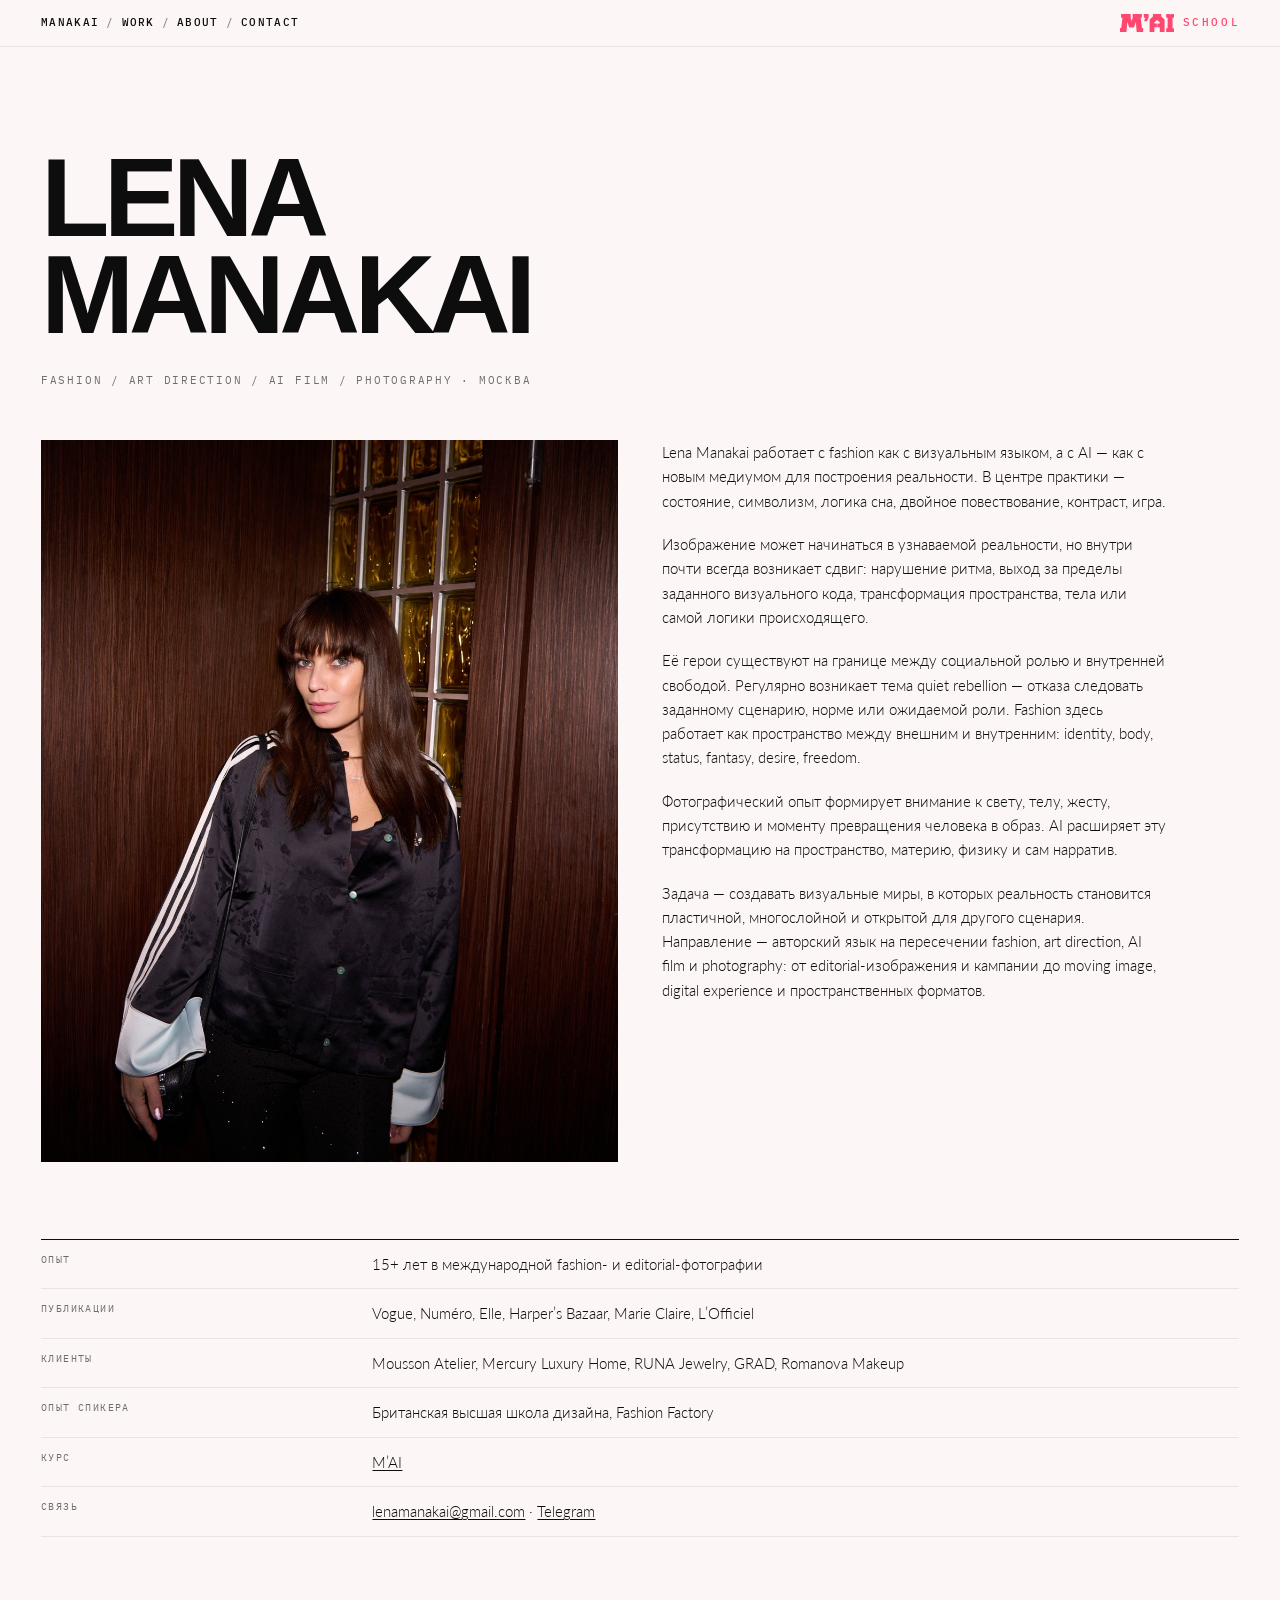
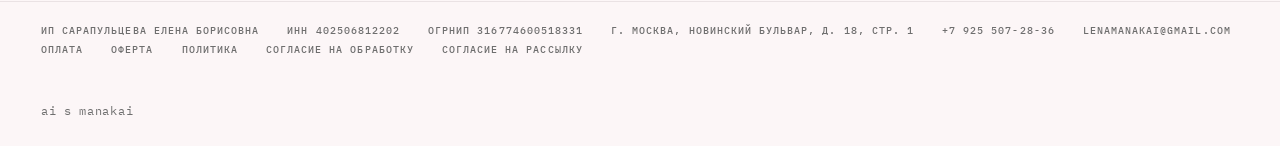
<file: about.html>
<!doctype html>
<html lang="ru">
<head>
<meta charset="utf-8">
<meta name="viewport" content="width=device-width,initial-scale=1">
<title>Lena Manakai — About</title>
<link rel="icon" href="favicon.svg" type="image/svg+xml">
<link rel="icon" href="favicon-32.png" sizes="32x32" type="image/png">
<link rel="apple-touch-icon" href="apple-touch-icon.png">
<meta property="og:type" content="website">
<meta property="og:site_name" content="MANAKAI">
<meta property="og:title" content="Lena Manakai — About">
<meta property="og:description" content="Lena Manakai — fashion, art direction, AI film, photography. Авторский язык на пересечении моды и AI-производства.">
<meta property="og:url" content="https://manakai.art/about">
<meta property="og:image" content="https://manakai.art/og-main.jpg?v=2">
<meta name="twitter:card" content="summary_large_image">
<meta name="description" content="Lena Manakai — fashion, art direction, AI film, photography. Авторский язык на пересечении моды и AI-производства.">
<link rel="preconnect" href="https://fonts.googleapis.com">
<link rel="preconnect" href="https://fonts.gstatic.com" crossorigin>
<link rel="stylesheet" href="https://fonts.googleapis.com/css2?family=IBM+Plex+Mono:wght@400;500&family=Lato:wght@300;400&display=swap">
<link rel="stylesheet" href="style.css">
<style>
  .top{padding:clamp(44px,8vw,120px) var(--g) clamp(26px,4vw,52px);}
  .top h1{font-family:var(--disp);font-weight:700;text-transform:uppercase;letter-spacing:-.05em;
    line-height:.86;font-size:clamp(2.6rem,9vw,7rem);}
  .top .role{margin-top:clamp(16px,2.6vw,30px);font-family:var(--mono);font-size:11px;
    letter-spacing:.16em;text-transform:uppercase;color:var(--grey);}

  .spread{display:grid;grid-template-columns:1fr 1fr;gap:clamp(20px,3.4vw,56px);
    padding:0 var(--g) clamp(40px,6vw,90px);align-items:start;}
  @media (max-width:880px){ .spread{grid-template-columns:1fr;} }
  .portrait{background:var(--white);border:1px dashed rgba(14,13,13,.3);aspect-ratio:4/5;
    display:flex;align-items:center;justify-content:center;text-align:center;padding:24px;
    font-family:var(--mono);font-size:11px;letter-spacing:.11em;text-transform:uppercase;color:var(--grey);line-height:1.8;}
  .text p{font-family:var(--text);font-weight:300;font-size:clamp(15px,1.12vw,17px);line-height:1.62;
    max-width:56ch;margin-top:19px;}
  .text p:first-child{margin-top:0;}

  .facts{border-top:1px solid var(--ink);margin:0 var(--g) clamp(34px,5vw,70px);}
  .facts div{display:grid;grid-template-columns:minmax(130px,26%) 1fr;gap:10px 20px;
    padding:13px 0;border-bottom:1px solid var(--hair);}
  .facts dt{font-family:var(--mono);font-size:10px;letter-spacing:.14em;text-transform:uppercase;color:var(--grey);}
  .facts span{font-family:var(--text);font-weight:300;font-size:15px;line-height:1.5;}
</style>
<!-- Yandex.Metrika counter -->
<script type="text/javascript">
    (function(m,e,t,r,i,k,a){
        m[i]=m[i]||function(){(m[i].a=m[i].a||[]).push(arguments)};
        m[i].l=1*new Date();
        for (var j = 0; j < document.scripts.length; j++) {if (document.scripts[j].src === r) { return; }}
        k=e.createElement(t),a=e.getElementsByTagName(t)[0],k.async=1,k.src=r,a.parentNode.insertBefore(k,a)
    })(window, document,'script','https://mc.yandex.ru/metrika/tag.js?id=113769978', 'ym');

    ym(113769978, 'init', {ssr:true, webvisor:true, clickmap:true, ecommerce:"dataLayer", referrer: document.referrer, url: location.href, accurateTrackBounce:true, trackLinks:true});
</script>
<!-- /Yandex.Metrika counter -->
</head>
<body>
<noscript><div><img src="https://mc.yandex.ru/watch/113769978" style="position:absolute; left:-9999px;" alt="" /></div></noscript>

<header>
  <nav class="line mono">
    <a href="index.html">MANAKAI</a><span class="sl">/</span><a href="index.html#work">Work</a><span class="sl">/</span><a href="about.html">About</a><span class="sl">/</span><a href="index.html#contact">Contact</a>
  </nav>
  <span class="sp"></span>
  <a class="school" href="school.html" aria-label="M’AI School">
    <span class="mk"></span><span class="lb mono"><i>S</i><i>C</i><i>H</i><i>O</i><i>O</i><i>L</i></span>
  </a>
</header>

<section class="top">
  <h1>Lena<br>Manakai</h1>
  <p class="role">Fashion / Art Direction / AI Film / Photography · Москва</p>
</section>

<div class="spread">
  <img src="a/s/portrait.jpg" alt="Lena Manakai" loading="lazy" style="width:100%;display:block;background:var(--well);">
  <div class="text">
    <p>Lena Manakai работает с fashion как с визуальным языком, а с AI — как с новым медиумом для построения реальности. В центре практики — состояние, символизм, логика сна, двойное повествование, контраст, игра.</p>
    <p>Изображение может начинаться в узнаваемой реальности, но внутри почти всегда возникает сдвиг: нарушение ритма, выход за пределы заданного визуального кода, трансформация пространства, тела или самой логики происходящего.</p>
    <p>Её герои существуют на границе между социальной ролью и внутренней свободой. Регулярно возникает тема quiet rebellion — отказа следовать заданному сценарию, норме или ожидаемой роли. Fashion здесь работает как пространство между внешним и внутренним: identity, body, status, fantasy, desire, freedom.</p>
    <p>Фотографический опыт формирует внимание к свету, телу, жесту, присутствию и моменту превращения человека в образ. AI расширяет эту трансформацию на пространство, материю, физику и сам нарратив.</p>
    <p>Задача — создавать визуальные миры, в которых реальность становится пластичной, многослойной и открытой для другого сценария. Направление — авторский язык на пересечении fashion, art direction, AI film и photography: от editorial-изображения и кампании до moving image, digital experience и пространственных форматов.</p>
  </div>
</div>

<dl class="facts">
  <div><dt>Опыт</dt><span>15+ лет в международной fashion- и editorial-фотографии</span></div>
  <div><dt>Публикации</dt><span>Vogue, Numéro, Elle, Harper’s Bazaar, Marie Claire, L’Officiel</span></div>
  <div><dt>Клиенты</dt><span>Mousson Atelier, Mercury Luxury Home, RUNA Jewelry, GRAD, Romanova Makeup</span></div>
  <div><dt>Опыт спикера</dt><span>Британская высшая школа дизайна, Fashion Factory</span></div>
  <div><dt>Курс</dt><span><a href="school.html" style="text-decoration:underline;text-underline-offset:2px;">M’AI</a></span></div>
  <div><dt>Связь</dt><span><a href="mailto:lenamanakai@gmail.com" style="text-decoration:underline;text-underline-offset:2px;">lenamanakai@gmail.com</a> · <a href="https://t.me/lenamanakai" target="_blank" rel="noopener" style="text-decoration:underline;text-underline-offset:2px;">Telegram</a></span></div>
</dl>

<section class="legal">
  <span>ИП Сарапульцева Елена Борисовна</span>
  <span>ИНН 402506812202</span>
  <span>ОГРНИП 316774600518331</span>
  <span>г. Москва, Новинский бульвар, д. 18, стр. 1</span>
  <a href="tel:+79255072836">+7 925 507-28-36</a>
  <a href="mailto:lenamanakai@gmail.com">lenamanakai@gmail.com</a>
  <a href="pay.html">Оплата</a>  <a href="offer.html">Оферта</a>  <a href="privacy.html">Политика</a>  <a href="consent.html">Согласие на обработку</a>  <a href="newsletter.html">Согласие на рассылку</a>
</section>

<footer>
  <span class="cap">ai s manakai</span>
</footer>

</body>
</html>
</file>
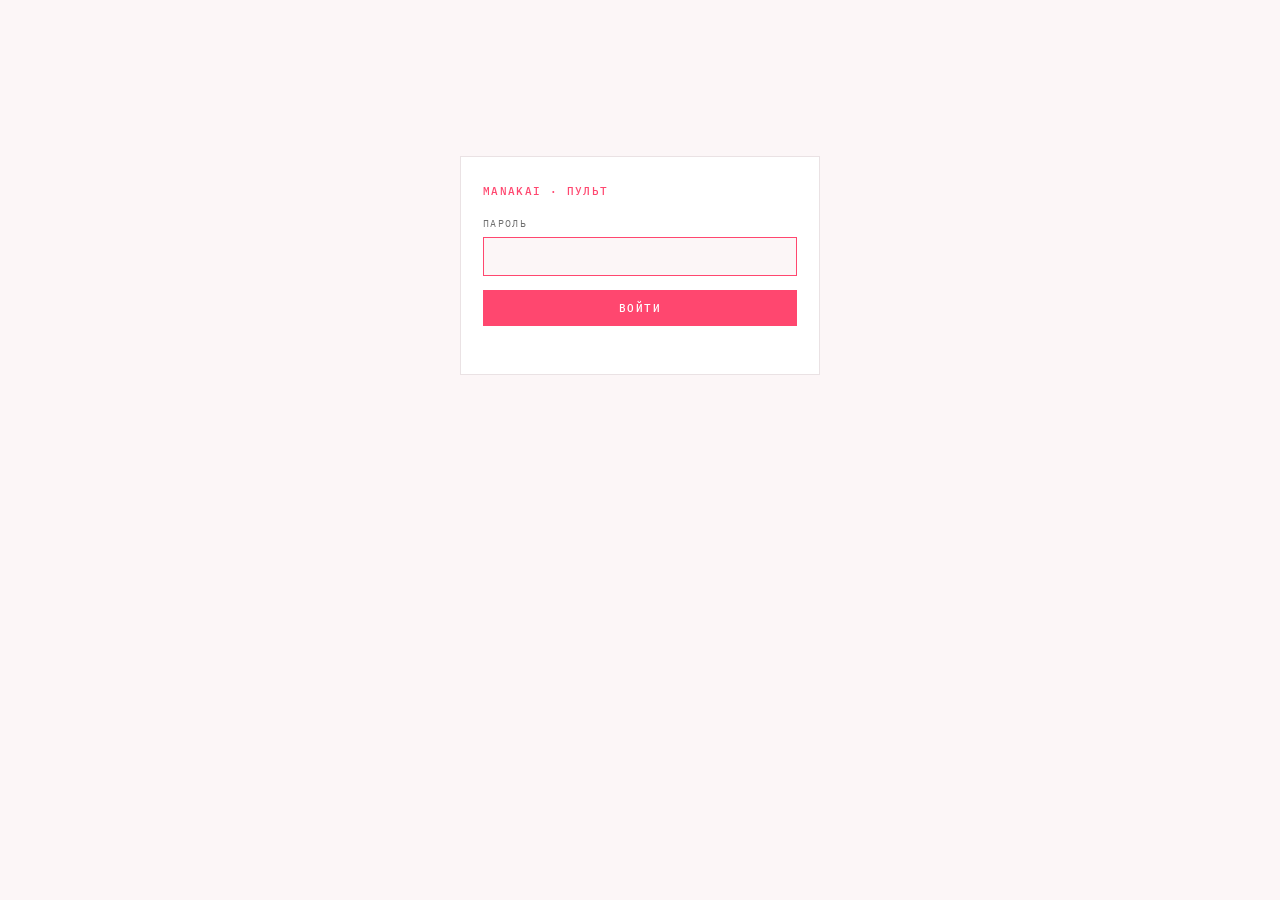
<file: admin.html>
<!doctype html>
<html lang="ru">
<head>
<meta charset="utf-8">
<meta name="viewport" content="width=device-width,initial-scale=1">
<title>Пульт — MANAKAI</title>
<meta name="robots" content="noindex,nofollow">
<link rel="icon" href="favicon.svg" type="image/svg+xml">
<link rel="preconnect" href="https://fonts.googleapis.com">
<link rel="preconnect" href="https://fonts.gstatic.com" crossorigin>
<link rel="stylesheet" href="https://fonts.googleapis.com/css2?family=IBM+Plex+Mono:wght@400;500&family=Lato:wght@300;400&display=swap">
<link rel="stylesheet" href="style.css">
<style>
  body{padding-top:0;background:var(--paper);}
  .wrap{max-width:1080px;margin:0 auto;padding:clamp(22px,4vw,48px) var(--g) 80px;}
  .top{display:flex;align-items:center;justify-content:space-between;gap:16px;flex-wrap:wrap;
    padding-bottom:16px;border-bottom:1px solid var(--ink);}
  .top .t{display:flex;align-items:baseline;gap:14px;flex-wrap:wrap;}
  .top h1{font-family:var(--disp);font-weight:700;letter-spacing:-.04em;font-size:clamp(1.6rem,4vw,2.4rem);text-transform:uppercase;margin:0;}
  .mono{font-family:var(--mono);font-size:10.5px;letter-spacing:.13em;text-transform:uppercase;}
  .grey{color:var(--grey);}
  .pink{color:var(--mark);}
  section{margin-top:clamp(30px,5vw,54px);}
  h2{font-family:var(--mono);font-size:11.5px;letter-spacing:.14em;text-transform:uppercase;font-weight:500;
    margin:0 0 14px;padding-bottom:8px;border-bottom:1px solid var(--hair);}
  .card{background:var(--white);border:1px solid var(--hair);padding:clamp(14px,2vw,22px);}
  label.f{display:block;font-family:var(--mono);font-size:10px;letter-spacing:.13em;text-transform:uppercase;color:var(--grey);}
  input[type=text],input[type=password],input[type=number],input[type=date],select{
    width:100%;margin-top:6px;padding:10px 11px;border:1px solid var(--hair);background:var(--paper);
    font-family:var(--mono);font-size:13px;color:var(--ink);border-radius:0;-webkit-appearance:none;appearance:none;}
  input:focus,select:focus{outline:none;border-color:var(--mark);}
  .grid{display:grid;grid-template-columns:repeat(6,minmax(0,1fr));gap:12px;}
  .grid .w2{grid-column:span 2;}
  @media (max-width:760px){ .grid{grid-template-columns:1fr 1fr;} .grid .w2{grid-column:span 2;} }
  .btn{display:inline-flex;align-items:center;justify-content:center;border:0;cursor:pointer;background:var(--mark);color:#fff;
    padding:11px 16px;font-family:var(--mono);font-size:10.5px;letter-spacing:.14em;text-transform:uppercase;font-weight:500;}
  .btn.ghost{background:none;color:var(--ink);box-shadow:inset 0 0 0 1px var(--hair);}
  .btn.ghost:hover{box-shadow:inset 0 0 0 1px var(--ink);}
  .btn.sm{padding:7px 10px;font-size:9.5px;}
  .row{display:flex;gap:10px;flex-wrap:wrap;align-items:center;}
  .link{display:flex;gap:10px;align-items:center;flex-wrap:wrap;padding:12px 0;border-bottom:1px solid var(--hair);}
  .link:last-child{border-bottom:0;}
  .link .k{min-width:170px;}
  .link code{font-family:var(--mono);font-size:12px;word-break:break-all;flex:1 1 260px;}
  table{width:100%;border-collapse:collapse;}
  th{font-family:var(--mono);font-size:9.5px;letter-spacing:.13em;text-transform:uppercase;color:var(--grey);font-weight:500;
    text-align:left;padding:8px 8px;border-bottom:1px solid var(--hair);}
  td{font-family:var(--mono);font-size:12.5px;padding:10px 8px;border-bottom:1px solid var(--hair);vertical-align:middle;}
  td .note{display:block;font-family:var(--text);font-size:12px;color:var(--grey);margin-top:3px;}
  tr.off td{opacity:.45;}
  tr.off td.act{opacity:1;}
  .st{display:inline-flex;align-items:center;gap:6px;}
  .st::before{content:"";width:7px;height:7px;border-radius:50%;background:#2fb36b;}
  tr.off .st::before{background:var(--soft);}
  td.act{white-space:nowrap;text-align:right;}
  @media (max-width:760px){
    table,tbody,tr,td{display:block;width:100%;}
    thead{display:none;}
    tr{border:1px solid var(--hair);background:var(--white);margin-bottom:10px;padding:6px 4px;}
    td{border:0;padding:5px 8px;}
    td[data-l]::before{content:attr(data-l);display:inline-block;min-width:96px;font-size:9.5px;letter-spacing:.12em;
      text-transform:uppercase;color:var(--grey);}
    td.act{text-align:left;}
  }
  .msg{font-family:var(--text);font-size:13px;margin-top:10px;min-height:1.2em;}
  .msg.err{color:var(--mark);}
  .login{max-width:360px;margin:12vh auto 0;}
  .empty{font-family:var(--text);font-size:13.5px;color:var(--grey);padding:10px 0;}
  .toast{position:fixed;left:50%;bottom:22px;transform:translateX(-50%);background:var(--ink);color:#fff;padding:10px 16px;
    font-family:var(--mono);font-size:11px;letter-spacing:.12em;text-transform:uppercase;opacity:0;transition:opacity .25s;pointer-events:none;}
  .toast.on{opacity:1;}
</style>
</head>
<body>

<div class="wrap" id="loginBox" hidden>
  <div class="login card">
    <span class="mono pink">MANAKAI · пульт</span>
    <form id="lf" style="margin-top:16px;">
      <label class="f" for="pw">Пароль</label>
      <input id="pw" type="password" autocomplete="current-password" required>
      <button class="btn" type="submit" style="width:100%;margin-top:14px;">Войти</button>
      <p class="msg err" id="lm"></p>
    </form>
  </div>
</div>

<div class="wrap" id="app" hidden>
  <div class="top">
    <div class="t"><h1>Пульт</h1><span class="mono grey" id="term"></span></div>
    <button class="btn ghost sm" id="logout" type="button">Выйти</button>
  </div>

  <section>
    <h2>Ссылки на оплату</h2>
    <div class="card">
      <div class="link"><span class="mono k">Полная цена</span><code id="lFull"></code><button class="btn ghost sm" data-copy="lFull" type="button">Копировать</button></div>
      <div class="link"><span class="mono k">Бронь места</span><code id="lBook"></code><button class="btn ghost sm" data-copy="lBook" type="button">Копировать</button></div>
      <div class="grid" style="margin-top:14px;">
        <div class="w2"><label class="f" for="bp">Сумма брони, ₽</label><input id="bp" type="number" min="100" step="100"></div>
        <div class="w2"><label class="f" for="ak">Ключ ссылок</label><input id="ak" type="text" autocomplete="off" spellcheck="false"></div>
        <div class="w2" style="display:flex;align-items:flex-end;gap:8px;">
          <button class="btn ghost" id="newKey" type="button">Новый ключ</button>
          <button class="btn" id="saveSet" type="button">Сохранить</button>
        </div>
      </div>
      <p class="msg grey" style="font-size:12px;">Новый ключ отключает все старые ссылки «Полная цена» и «Бронь». Ссылки с промокодами работают отдельно</p>
    </div>
  </section>

  <section>
    <h2 id="formTitle">Новый промокод</h2>
    <div class="card">
      <form id="pf">
        <div class="grid">
          <div><label class="f" for="fc">Код</label><input id="fc" type="text" placeholder="NASTYA10" autocomplete="off" spellcheck="false" style="text-transform:uppercase;"></div>
          <div><label class="f" for="fo">Скидка</label><input id="fo" type="text" placeholder="10000 или 15%" autocomplete="off"></div>
          <div><label class="f" for="ft">Тариф</label><select id="ft"><option value="">Любой</option><option value="standard">Standard</option><option value="vip">VIP</option></select></div>
          <div><label class="f" for="fu">Действует до</label><input id="fu" type="date"></div>
          <div><label class="f" for="fl">Лимит, чел.</label><input id="fl" type="number" min="0" placeholder="без лимита"></div>
          <div><label class="f" for="fn">Кому выдан</label><input id="fn" type="text" placeholder="блог Насти" autocomplete="off"></div>
        </div>
        <div class="row" style="margin-top:14px;">
          <button class="btn" type="submit" id="saveBtn">Добавить</button>
          <button class="btn ghost" type="button" id="cancelEdit" hidden>Отмена</button>
        </div>
        <p class="msg" id="pmsg"></p>
      </form>
    </div>
  </section>

  <section>
    <h2>Промокоды</h2>
    <table id="pt">
      <thead><tr><th>Код</th><th>Скидка</th><th>Тариф</th><th>До</th><th>Оплат</th><th>Статус</th><th></th></tr></thead>
      <tbody></tbody>
    </table>
    <p class="empty" id="pe" hidden>Промокодов пока нет</p>
  </section>

  <section>
    <h2>Оплаты</h2>
    <div class="row" style="margin-bottom:12px;justify-content:space-between;">
      <label class="mono grey" style="display:flex;gap:8px;align-items:center;cursor:pointer;">
        <input type="checkbox" id="showAll" style="accent-color:var(--mark);"> Показать неоплаченные попытки</label>
      <button class="btn ghost sm" id="csv" type="button">Скачать список (Excel)</button>
    </div>
    <table id="ot">
      <thead><tr><th>Дата</th><th>Покупатель</th><th>Что</th><th>Сумма</th><th>Промокод</th><th>Статус</th></tr></thead>
      <tbody></tbody>
    </table>
    <p class="empty" id="oe" hidden>Оплат пока нет</p>
    <p class="msg grey" style="font-size:12px;">Контакты покупателей хранятся в вашем Яндекс Облаке и видны только здесь. По номеру заказа оплату можно найти в кабинете Т-Банка</p>
  </section>
</div>

<div class="toast" id="toast"></div>

<script>
(function(){
  var API = "https://functions.yandexcloud.net/d4erph8dmv5uremr5sa0";
  var SITE = "https://manakai.art";
  var KEY = "mk_admin_pw";
  var pw = "", state = null, editing = null;
  var $ = function(id){ return document.getElementById(id); };

  function store(v){ try{ if(v===null) localStorage.removeItem(KEY); else localStorage.setItem(KEY, v); }catch(e){} }
  function stored(){ try{ return localStorage.getItem(KEY) || ""; }catch(e){ return ""; } }
  function esc(s){ return String(s==null?"":s).replace(/[&<>"]/g, function(c){ return {"&":"&amp;","<":"&lt;",">":"&gt;",'"':"&quot;"}[c]; }); }
  function rub(n){ return String(n).replace(/\B(?=(\d{3})+(?!\d))/g," ")+" ₽"; }
  function toast(t){ var e=$("toast"); e.textContent=t; e.classList.add("on"); clearTimeout(toast.t); toast.t=setTimeout(function(){ e.classList.remove("on"); },1600); }
  function copy(text){
    (navigator.clipboard ? navigator.clipboard.writeText(text) : Promise.reject()).then(function(){ toast("Скопировано"); })
      .catch(function(){ var t=document.createElement("textarea"); t.value=text; document.body.appendChild(t); t.select(); try{ document.execCommand("copy"); toast("Скопировано"); }catch(e){} t.remove(); });
  }
  function dateRu(iso){
    if(!iso) return "—";
    var d=new Date(iso); if(isNaN(d)) return iso;
    return d.toLocaleString("ru-RU",{timeZone:"Europe/Moscow",day:"2-digit",month:"2-digit",year:"2-digit",hour:"2-digit",minute:"2-digit"});
  }
  function day(s){ if(!s) return "без срока"; var p=s.split("-"); return p[2]+"."+p[1]+"."+p[0].slice(2); }
  function offTxt(o){ return /%$/.test(o) ? o : rub(+o); }
  function tariffTxt(t){ return t==="vip" ? "VIP" : t==="standard" ? "Standard" : "любой"; }
  function today(){ return new Date(Date.now()+3*3600e3).toISOString().slice(0,10); }

  function call(body){
    body.pw = pw;
    return fetch(API+"?a=admin", { method:"POST", headers:{"Content-Type":"text/plain"}, body: JSON.stringify(body) })
      .then(function(r){ return r.json().then(function(j){ j._status=r.status; return j; }); });
  }

  /* ---------- вход ---------- */
  function showLogin(err){ $("app").hidden=true; $("loginBox").hidden=false; $("lm").textContent=err||""; $("pw").focus(); }
  function enter(p){
    pw=p; $("lm").textContent="";
    call({op:"state"}).then(function(r){
      if(r._status===401){ store(null); showLogin("Неверный пароль"); return; }
      if(!r.ok){ showLogin(r.error||"Пульт не отвечает"); return; }
      store(pw); $("loginBox").hidden=true; $("app").hidden=false; render(r);
    }).catch(function(){ showLogin("Нет связи с пультом, попробуйте ещё раз"); });
  }
  $("lf").addEventListener("submit", function(e){ e.preventDefault(); enter($("pw").value); });
  $("logout").addEventListener("click", function(){ store(null); pw=""; $("pw").value=""; showLogin(""); });

  /* ---------- отрисовка ---------- */
  function render(r){
    state=r;
    $("term").textContent = "терминал: "+r.terminal;
    var k=r.settings.accessKey||"";
    $("ak").value=k; $("bp").value=r.settings.bookingPrice;
    $("lFull").textContent = k ? SITE+"/pay?k="+k : "задайте ключ ссылок ниже";
    $("lBook").textContent = k ? SITE+"/pay?product=booking&k="+k : "задайте ключ ссылок ниже";

    var tb=$("pt").querySelector("tbody"); tb.innerHTML="";
    $("pe").hidden = r.promos.length>0;
    r.promos.forEach(function(p){
      var expired = p.until && p.until < today();
      var full = p.limit && p.used >= p.limit;
      var status = !p.active ? "остановлен" : expired ? "срок вышел" : full ? "лимит исчерпан" : "активен";
      var tr=document.createElement("tr"); if(status!=="активен") tr.className="off";
      tr.innerHTML =
        '<td data-l="Код"><b>'+esc(p.code)+'</b>'+(p.note?'<span class="note">'+esc(p.note)+'</span>':'')+'</td>'+
        '<td data-l="Скидка">'+esc(offTxt(p.off))+'</td>'+
        '<td data-l="Тариф">'+tariffTxt(p.only)+'</td>'+
        '<td data-l="До">'+day(p.until)+'</td>'+
        '<td data-l="Оплат">'+p.used+(p.limit?' / '+p.limit:'')+'</td>'+
        '<td data-l="Статус"><span class="st">'+status+'</span></td>'+
        '<td class="act"><div class="row" style="justify-content:inherit;gap:6px;">'+
          '<button class="btn ghost sm" data-a="link" type="button">Ссылка</button>'+
          '<button class="btn ghost sm" data-a="toggle" type="button">'+(p.active?'Стоп':'Включить')+'</button>'+
          '<button class="btn ghost sm" data-a="edit" type="button">Изменить</button>'+
          '<button class="btn ghost sm" data-a="del" type="button">Удалить</button>'+
        '</div></td>';
      tr.querySelector('[data-a=link]').onclick=function(){ copy(SITE+"/pay?promo="+p.code); };
      tr.querySelector('[data-a=toggle]').onclick=function(){ act({op:"togglePromo", code:p.code}, p.active?"Код остановлен":"Код включён"); };
      tr.querySelector('[data-a=edit]').onclick=function(){ edit(p); };
      var del=tr.querySelector('[data-a=del]');
      del.onclick=function(){
        if(del.dataset.sure){ act({op:"deletePromo", code:p.code}, "Код удалён"); return; }
        del.dataset.sure="1"; del.textContent="Точно?"; del.style.color="var(--mark)";
        setTimeout(function(){ delete del.dataset.sure; del.textContent="Удалить"; del.style.color=""; },3000);
      };
      tb.appendChild(tr);
    });

    renderOrders();
  }

  function stName(o){
    return o.status==="CONFIRMED"?"оплачено":/REFUND|REVERS/.test(o.status)?"возврат":o.status==="REJECTED"?"отклонено":o.status==="NEW"?"не оплачено":o.status;
  }
  function whatName(p){ return p==="vip"?"VIP":p==="standard"?"Standard":p==="booking"?"Бронь":p; }
  function renderOrders(){
    if(!state) return;
    var all=$("showAll").checked;
    var ob=$("ot").querySelector("tbody"); ob.innerHTML="";
    var orders=(state.orders||[]).filter(function(o){ return all || o.status!=="NEW" && o.status!=="REJECTED"; });
    $("oe").hidden = orders.length>0;
    orders.forEach(function(o){
      var st=stName(o);
      var tr=document.createElement("tr"); if(st!=="оплачено") tr.className="off";
      var who = o.name ? '<b style="font-weight:500;">'+esc(o.name)+'</b>' : '<span class="grey">—</span>';
      var cont = (o.email?'<span class="note">'+esc(o.email)+'</span>':'')+(o.phone?'<span class="note">'+esc(o.phone)+'</span>':'')+
                 (o.news?'<span class="note pink">согласие на рассылку</span>':'')+
                 (o.mailed?'<span class="note">✓ письмо отправлено</span>':o.mailError?'<span class="note pink">письмо не ушло</span>':'');
      tr.innerHTML =
        '<td data-l="Дата">'+dateRu(o.date)+'<span class="note">'+(/^\d+$/.test(o.id)?'№ '+esc(o.id):esc(o.id))+'</span></td>'+
        '<td data-l="Покупатель">'+who+cont+'</td>'+
        '<td data-l="Что">'+esc(whatName(o.product))+(o.test?' <span class="grey">· тест</span>':'')+'</td>'+
        '<td data-l="Сумма">'+rub(o.amount)+'</td>'+
        '<td data-l="Промокод">'+esc(o.code||"—")+'</td>'+
        '<td data-l="Статус"><span class="st">'+st+'</span></td>';
      ob.appendChild(tr);
    });
  }
  $("showAll").addEventListener("change", renderOrders);
  $("csv").addEventListener("click", function(){
    if(!state) return;
    var rows=[["Дата","Имя","Почта","Телефон","Согласие на рассылку","Что","Сумма","Промокод","Статус","Заказ"]];
    (state.orders||[]).forEach(function(o){
      rows.push([dateRu(o.date), o.name||"", o.email||"", o.phone||"", o.news?"да":"", whatName(o.product), o.amount, o.code||"", stName(o), o.id]);
    });
    var csv="\ufeff"+rows.map(function(r){ return r.map(function(v){ v=String(v==null?"":v); return /[";\n]/.test(v)?'"'+v.replace(/"/g,'""')+'"':v; }).join(";"); }).join("\r\n");
    var a=document.createElement("a"); a.href=URL.createObjectURL(new Blob([csv],{type:"text/csv;charset=utf-8"}));
    a.download="manakai-oplaty-"+new Date().toISOString().slice(0,10)+".csv"; document.body.appendChild(a); a.click(); a.remove();
  });

  function act(body, ok){
    return call(body).then(function(r){
      if(!r.ok){ toast(r.error||"Ошибка"); return r; }
      render(r); if(ok) toast(ok); return r;
    }).catch(function(){ toast("Нет связи с пультом"); });
  }

  /* ---------- ссылки и настройки ---------- */
  document.querySelectorAll("[data-copy]").forEach(function(b){
    b.onclick=function(){ var t=$(b.dataset.copy).textContent; if(/^https:/.test(t)) copy(t); };
  });
  $("newKey").onclick=function(){
    var a="abcdefghjkmnpqrstuvwxyz23456789", s=""; for(var i=0;i<8;i++) s+=a[Math.floor(Math.random()*a.length)];
    $("ak").value=s; toast("Нажмите «Сохранить»");
  };
  $("saveSet").onclick=function(){ act({op:"saveSettings", bookingPrice:$("bp").value, accessKey:$("ak").value.trim()}, "Сохранено"); };

  /* ---------- промокоды ---------- */
  function resetForm(){
    editing=null; $("pf").reset(); $("fc").disabled=false;
    $("formTitle").textContent="Новый промокод"; $("saveBtn").textContent="Добавить"; $("cancelEdit").hidden=true; $("pmsg").textContent="";
  }
  function edit(p){
    editing=p.code; $("fc").value=p.code; $("fc").disabled=true; $("fo").value=p.off; $("ft").value=p.only||"";
    $("fu").value=p.until||""; $("fl").value=p.limit||""; $("fn").value=p.note||"";
    $("formTitle").textContent="Изменить "+p.code; $("saveBtn").textContent="Сохранить"; $("cancelEdit").hidden=false;
    $("pf").scrollIntoView({behavior:"smooth", block:"center"});
  }
  $("cancelEdit").onclick=resetForm;
  $("pf").addEventListener("submit", function(e){
    e.preventDefault();
    var code=($("fc").value||"").trim().toUpperCase().replace(/[^A-Z0-9_]/g,"");
    if(!code){ $("pmsg").className="msg err"; $("pmsg").textContent="Код — латинские буквы и цифры, например NASTYA10"; return; }
    if(!editing && state && state.promos.some(function(p){ return p.code===code; })){ $("pmsg").className="msg err"; $("pmsg").textContent="Такой код уже есть — нажмите «Изменить» в таблице"; return; }
    var prev = editing && state ? state.promos.filter(function(p){ return p.code===editing; })[0] : null;
    act({op:"savePromo", code:code, off:$("fo").value, only:$("ft").value, until:$("fu").value, limit:$("fl").value, note:$("fn").value,
         active: prev ? prev.active : true}, editing?"Сохранено":"Код добавлен")
      .then(function(r){ if(r && r.ok) resetForm(); else if(r){ $("pmsg").className="msg err"; $("pmsg").textContent=r.error||""; } });
  });

  var saved=stored();
  if(saved) enter(saved); else showLogin("");
})();
</script>
</body>
</html>
</file>
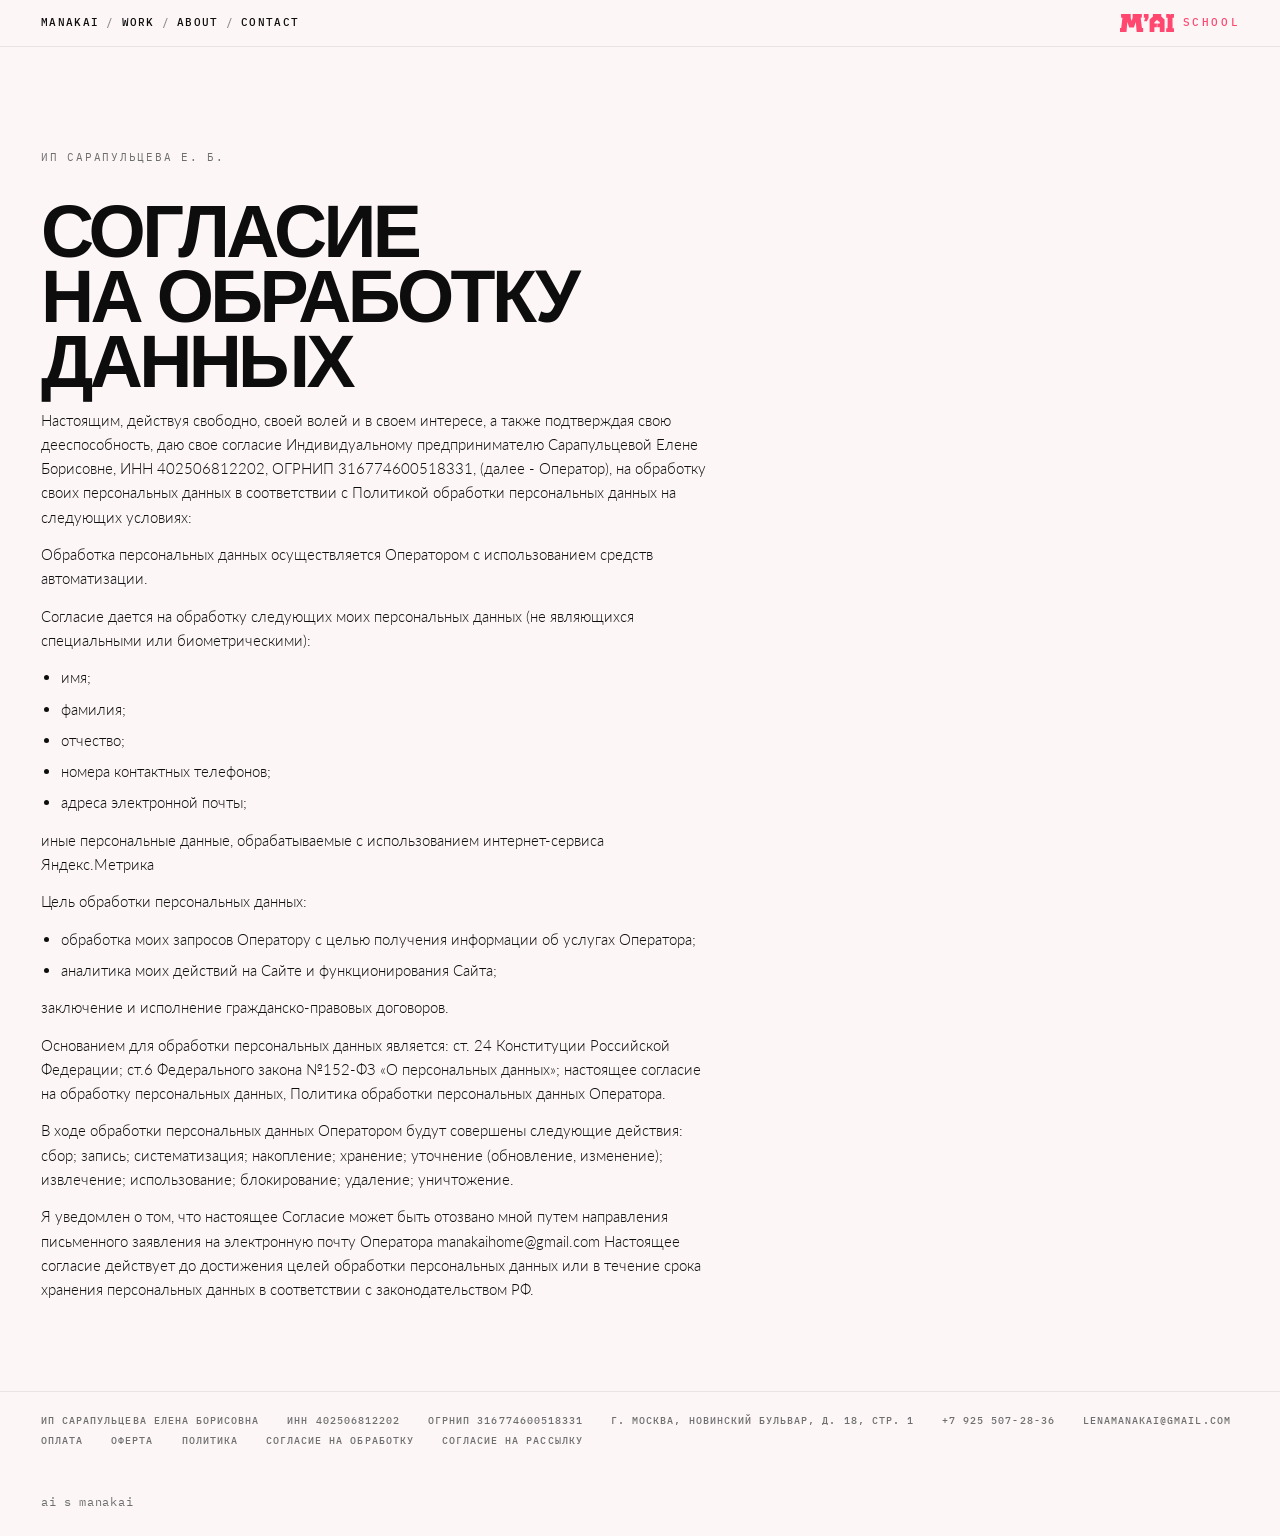
<file: consent.html>
<!doctype html>
<html lang="ru">
<head>
<meta charset="utf-8">
<meta name="viewport" content="width=device-width,initial-scale=1">
<title>Согласие на обработку персональных данных — MANAKAI</title>
<link rel="icon" href="favicon.svg" type="image/svg+xml">
<link rel="icon" href="favicon-32.png" sizes="32x32" type="image/png">
<link rel="apple-touch-icon" href="apple-touch-icon.png">
<meta property="og:type" content="website">
<meta property="og:site_name" content="MANAKAI">
<meta property="og:title" content="Согласие на обработку персональных данных — MANAKAI">
<meta property="og:description" content="Согласие на обработку персональных данных. ИП Сарапульцева Е. Б., manakai.art">
<meta property="og:url" content="https://manakai.art/consent">
<meta property="og:image" content="https://manakai.art/og-main.jpg?v=2">
<meta name="twitter:card" content="summary_large_image">
<meta name="description" content="Согласие на обработку персональных данных. ИП Сарапульцева Е. Б., manakai.art">
<link rel="preconnect" href="https://fonts.googleapis.com">
<link rel="preconnect" href="https://fonts.gstatic.com" crossorigin>
<link rel="stylesheet" href="https://fonts.googleapis.com/css2?family=IBM+Plex+Mono:wght@400;500&family=Lato:wght@300;400&display=swap">
<link rel="stylesheet" href="style.css">
<!-- Yandex.Metrika counter -->
<script type="text/javascript">
    (function(m,e,t,r,i,k,a){
        m[i]=m[i]||function(){(m[i].a=m[i].a||[]).push(arguments)};
        m[i].l=1*new Date();
        for (var j = 0; j < document.scripts.length; j++) {if (document.scripts[j].src === r) { return; }}
        k=e.createElement(t),a=e.getElementsByTagName(t)[0],k.async=1,k.src=r,a.parentNode.insertBefore(k,a)
    })(window, document,'script','https://mc.yandex.ru/metrika/tag.js?id=113769978', 'ym');

    ym(113769978, 'init', {ssr:true, webvisor:true, clickmap:true, ecommerce:"dataLayer", referrer: document.referrer, url: location.href, accurateTrackBounce:true, trackLinks:true});
</script>
<!-- /Yandex.Metrika counter -->
</head>
<body>
<noscript><div><img src="https://mc.yandex.ru/watch/113769978" style="position:absolute; left:-9999px;" alt="" /></div></noscript>

<header>
  <nav class="line mono">
    <a href="index.html">MANAKAI</a><span class="sl">/</span><a href="index.html#work">Work</a><span class="sl">/</span><a href="about.html">About</a><span class="sl">/</span><a href="index.html#contact">Contact</a>
  </nav>
  <span class="sp"></span>
  <a class="school" href="school.html" aria-label="M’AI School">
    <span class="mk"></span><span class="lb mono"><i>S</i><i>C</i><i>H</i><i>O</i><i>O</i><i>L</i></span>
  </a>
</header>

<main>
  <span class="kicker">ИП Сарапульцева Е. Б.</span>
  <h1 class="disp">Согласие<br>на обработку<br>данных</h1>
  <div class="doc">
    <p>Настоящим, действуя свободно, своей волей и в своем интересе, а также подтверждая свою дееспособность, даю свое согласие Индивидуальному предпринимателю Сарапульцевой Елене Борисовне, ИНН 402506812202, ОГРНИП 316774600518331, (далее  - Оператор), на обработку своих персональных данных в соответствии с Политикой обработки персональных данных на следующих условиях:</p>
    <p>Обработка персональных данных осуществляется Оператором с использованием средств автоматизации.</p>
    <p>Согласие дается на обработку следующих моих персональных данных (не являющихся специальными или биометрическими):</p>
    <ul>
      <li>имя;</li>
      <li>фамилия;</li>
      <li>отчество;</li>
      <li>номера контактных телефонов;</li>
      <li>адреса электронной почты;</li>
    </ul>
    <p>иные персональные данные, обрабатываемые с использованием интернет-сервиса Яндекс.Метрика</p>
    <p>Цель обработки персональных данных:</p>
    <ul>
      <li>обработка моих запросов Оператору с целью получения информации об услугах Оператора;</li>
      <li>аналитика моих действий на Сайте и функционирования Сайта;</li>
    </ul>
    <p>заключение и исполнение гражданско-правовых договоров.</p>
    <p>Основанием для обработки персональных данных является: ст. 24 Конституции Российской Федерации; ст.6 Федерального закона №152-ФЗ «О персональных данных»; настоящее согласие на обработку персональных данных, Политика обработки персональных данных Оператора.</p>
    <p>В ходе обработки персональных данных Оператором будут совершены следующие действия: сбор; запись; систематизация; накопление; хранение; уточнение (обновление, изменение); извлечение; использование; блокирование; удаление; уничтожение.</p>
    <p>Я уведомлен о том, что настоящее Согласие может быть отозвано мной путем направления письменного заявления на электронную почту Оператора manakaihome@gmail.com Настоящее согласие действует до достижения целей обработки персональных данных или в течение срока хранения персональных данных в соответствии с законодательством РФ.</p>
  </div>
</main>

<section class="legal">
  <span>ИП Сарапульцева Елена Борисовна</span>
  <span>ИНН 402506812202</span>
  <span>ОГРНИП 316774600518331</span>
  <span>г. Москва, Новинский бульвар, д. 18, стр. 1</span>
  <a href="tel:+79255072836">+7 925 507-28-36</a>
  <a href="mailto:lenamanakai@gmail.com">lenamanakai@gmail.com</a>
  <a href="pay.html">Оплата</a>  <a href="offer.html">Оферта</a>  <a href="privacy.html">Политика</a>  <a href="consent.html">Согласие на обработку</a>  <a href="newsletter.html">Согласие на рассылку</a>
</section>

<footer>
  <span class="cap">ai s manakai</span>
</footer>

</body>
</html>
</file>
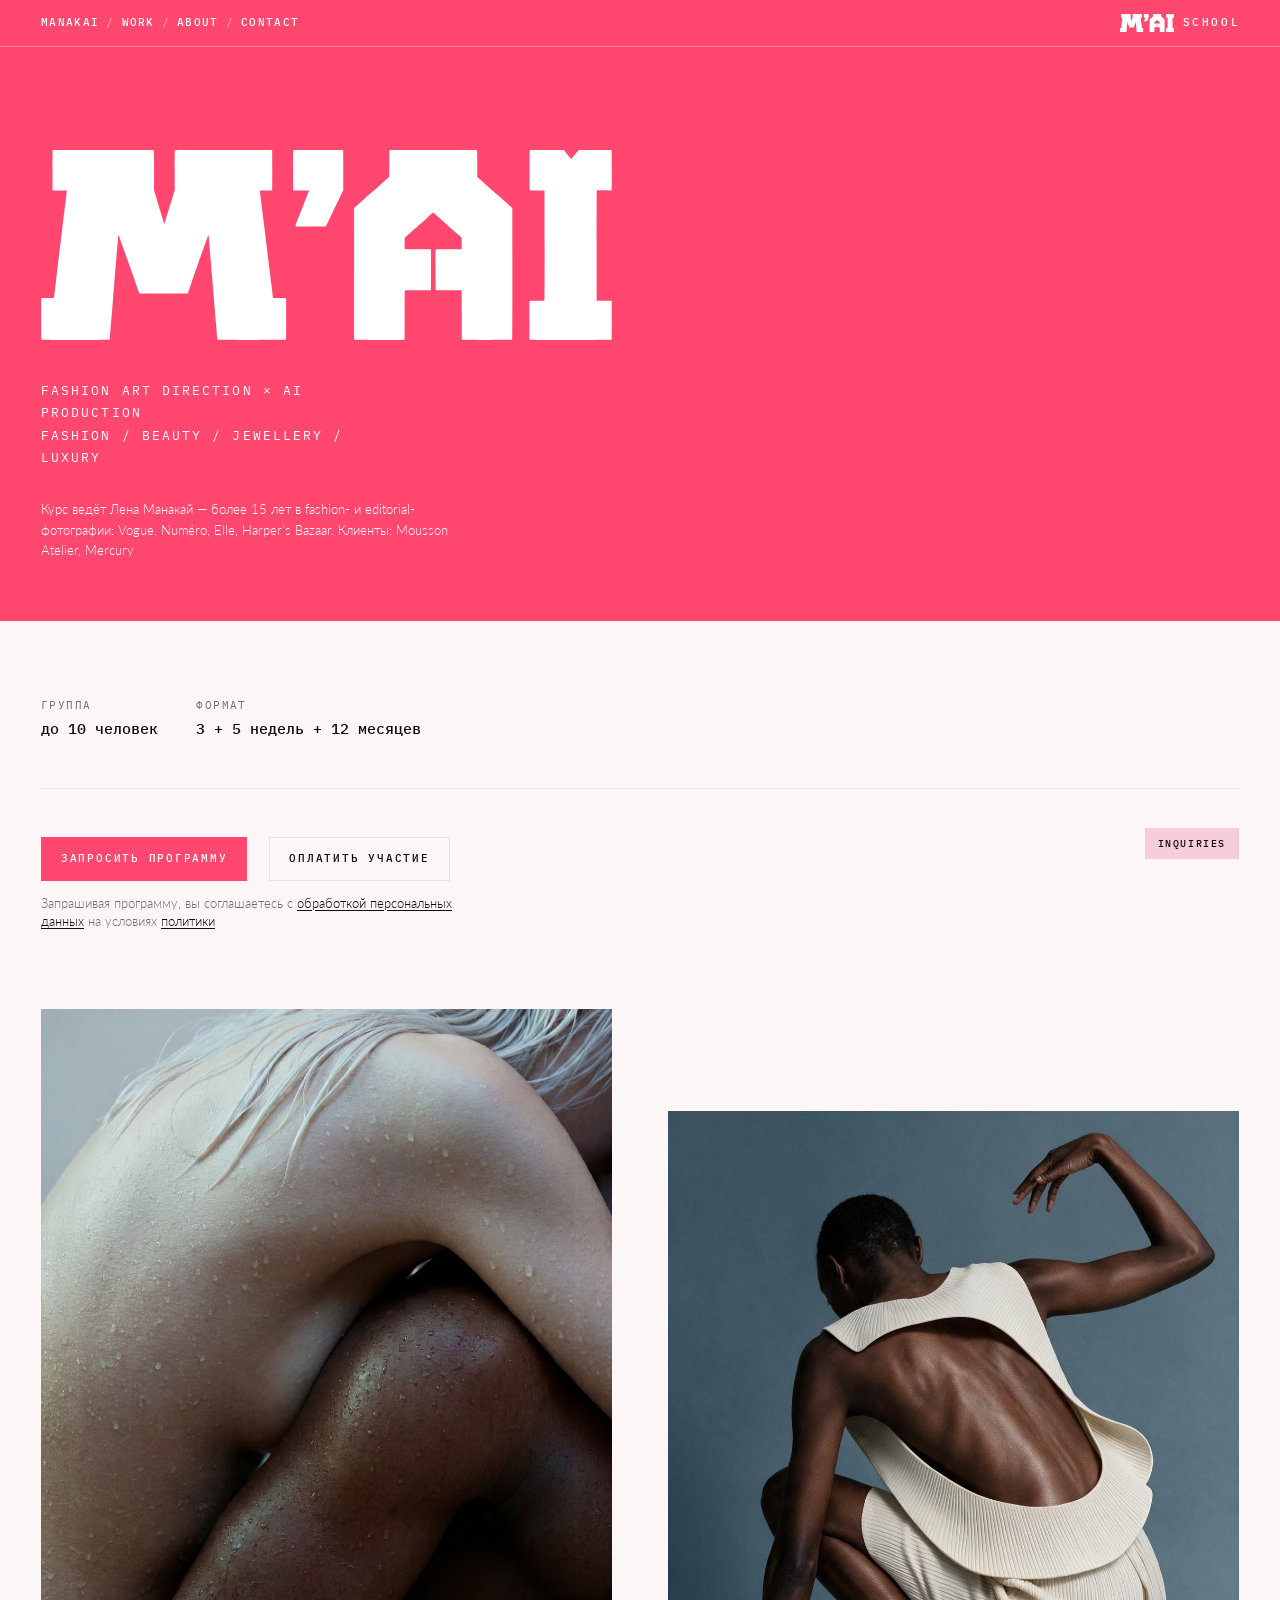
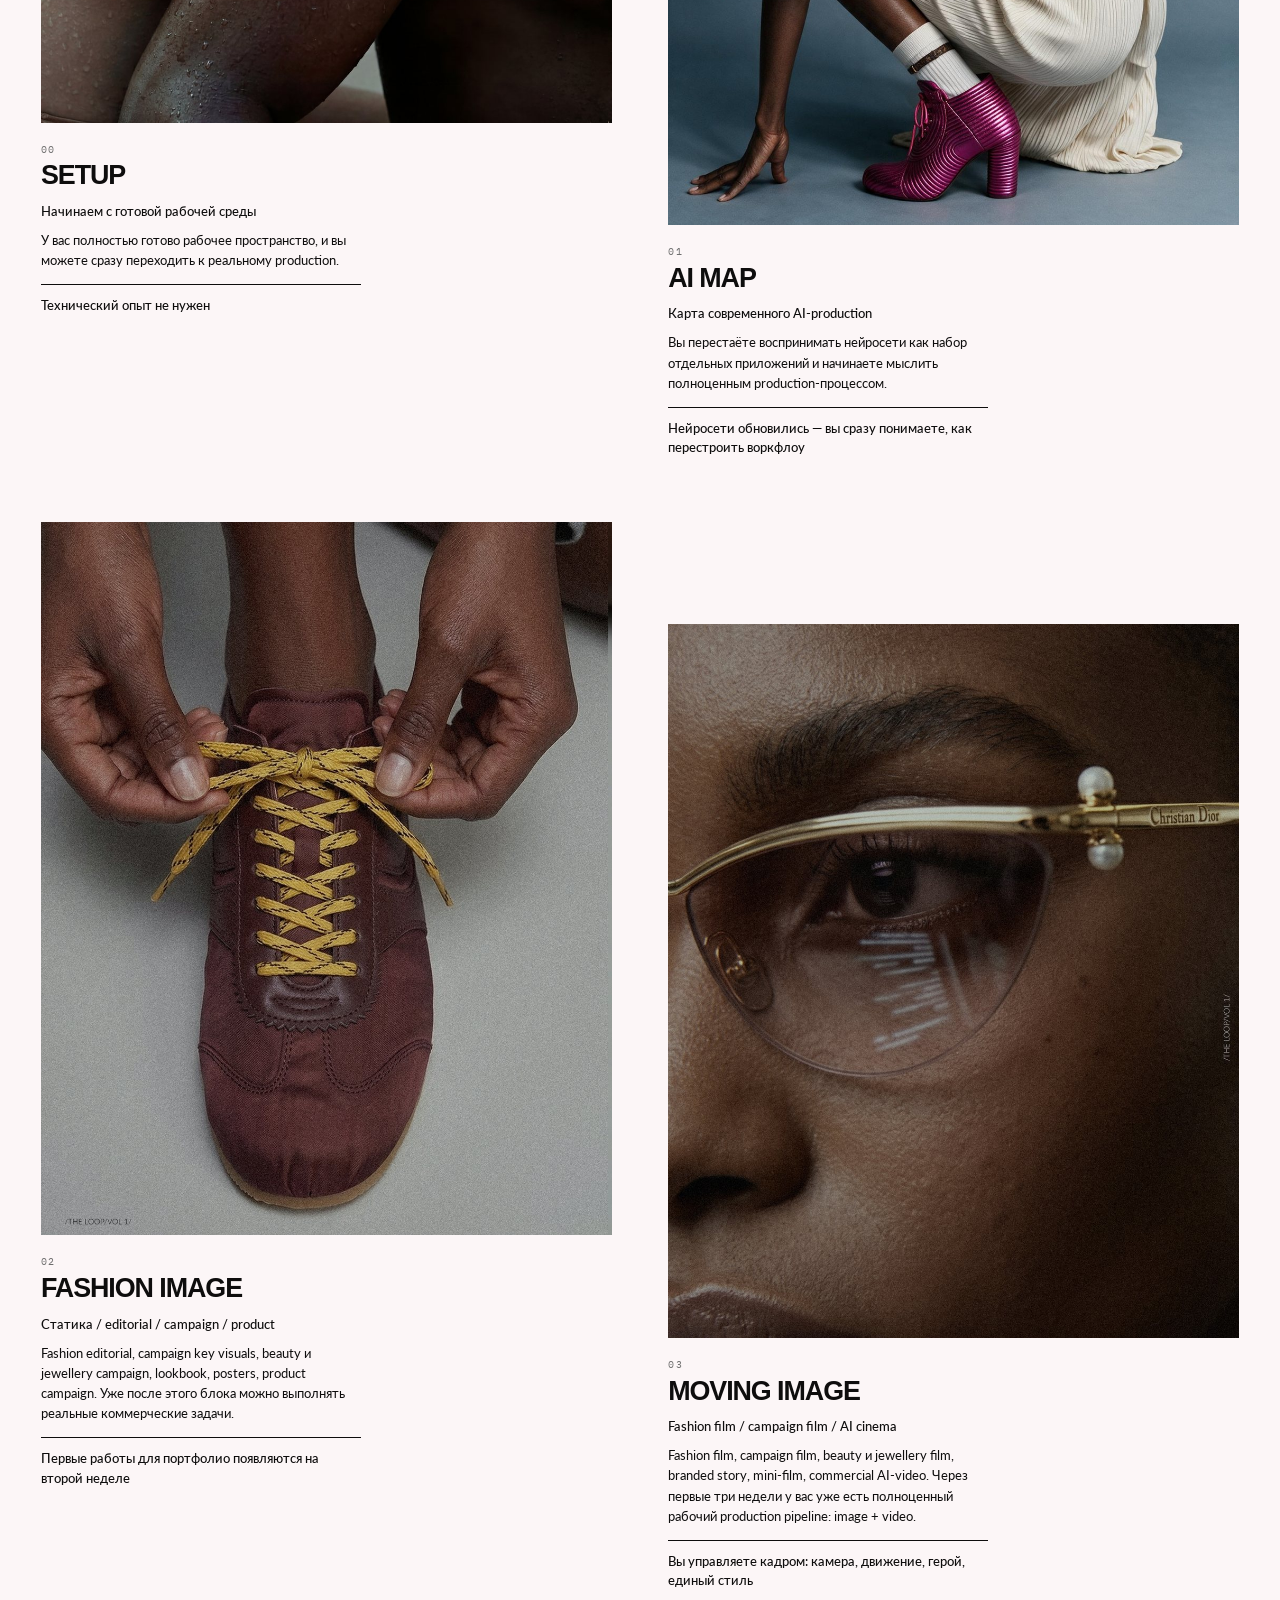
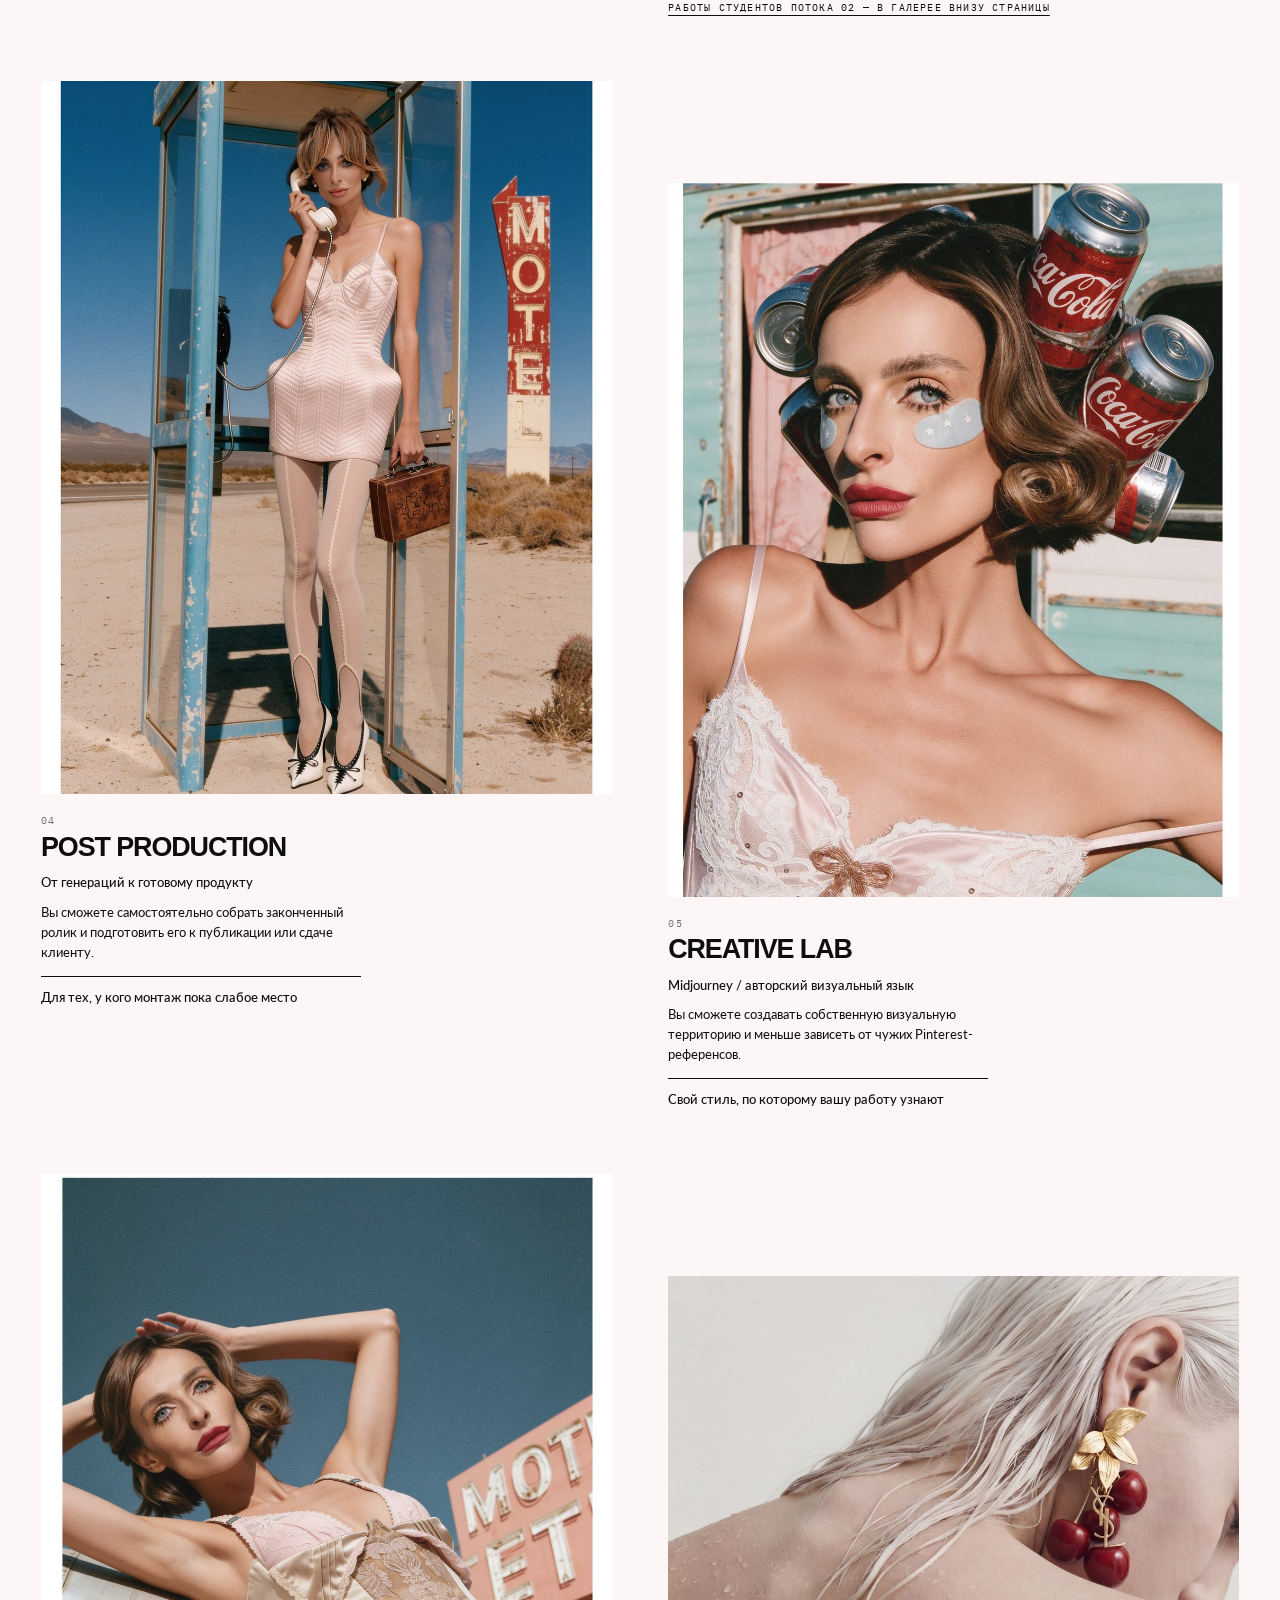
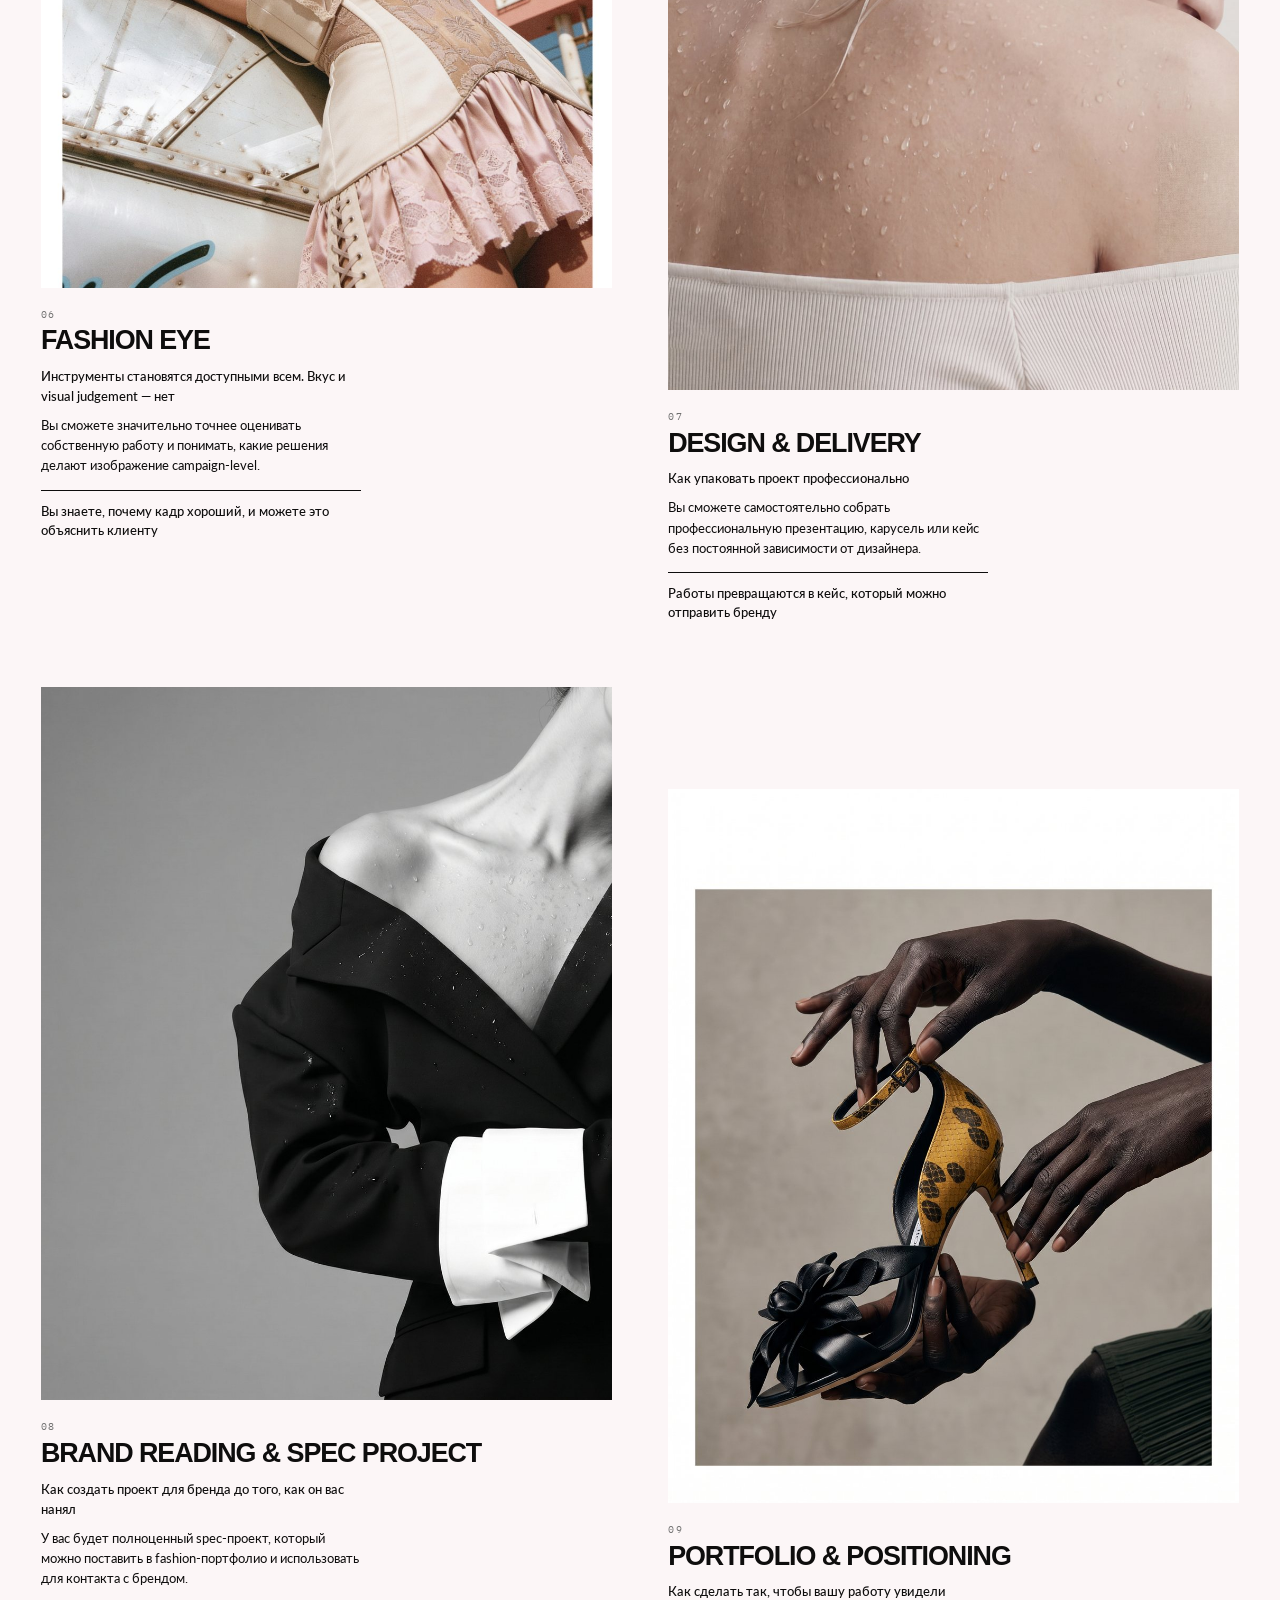
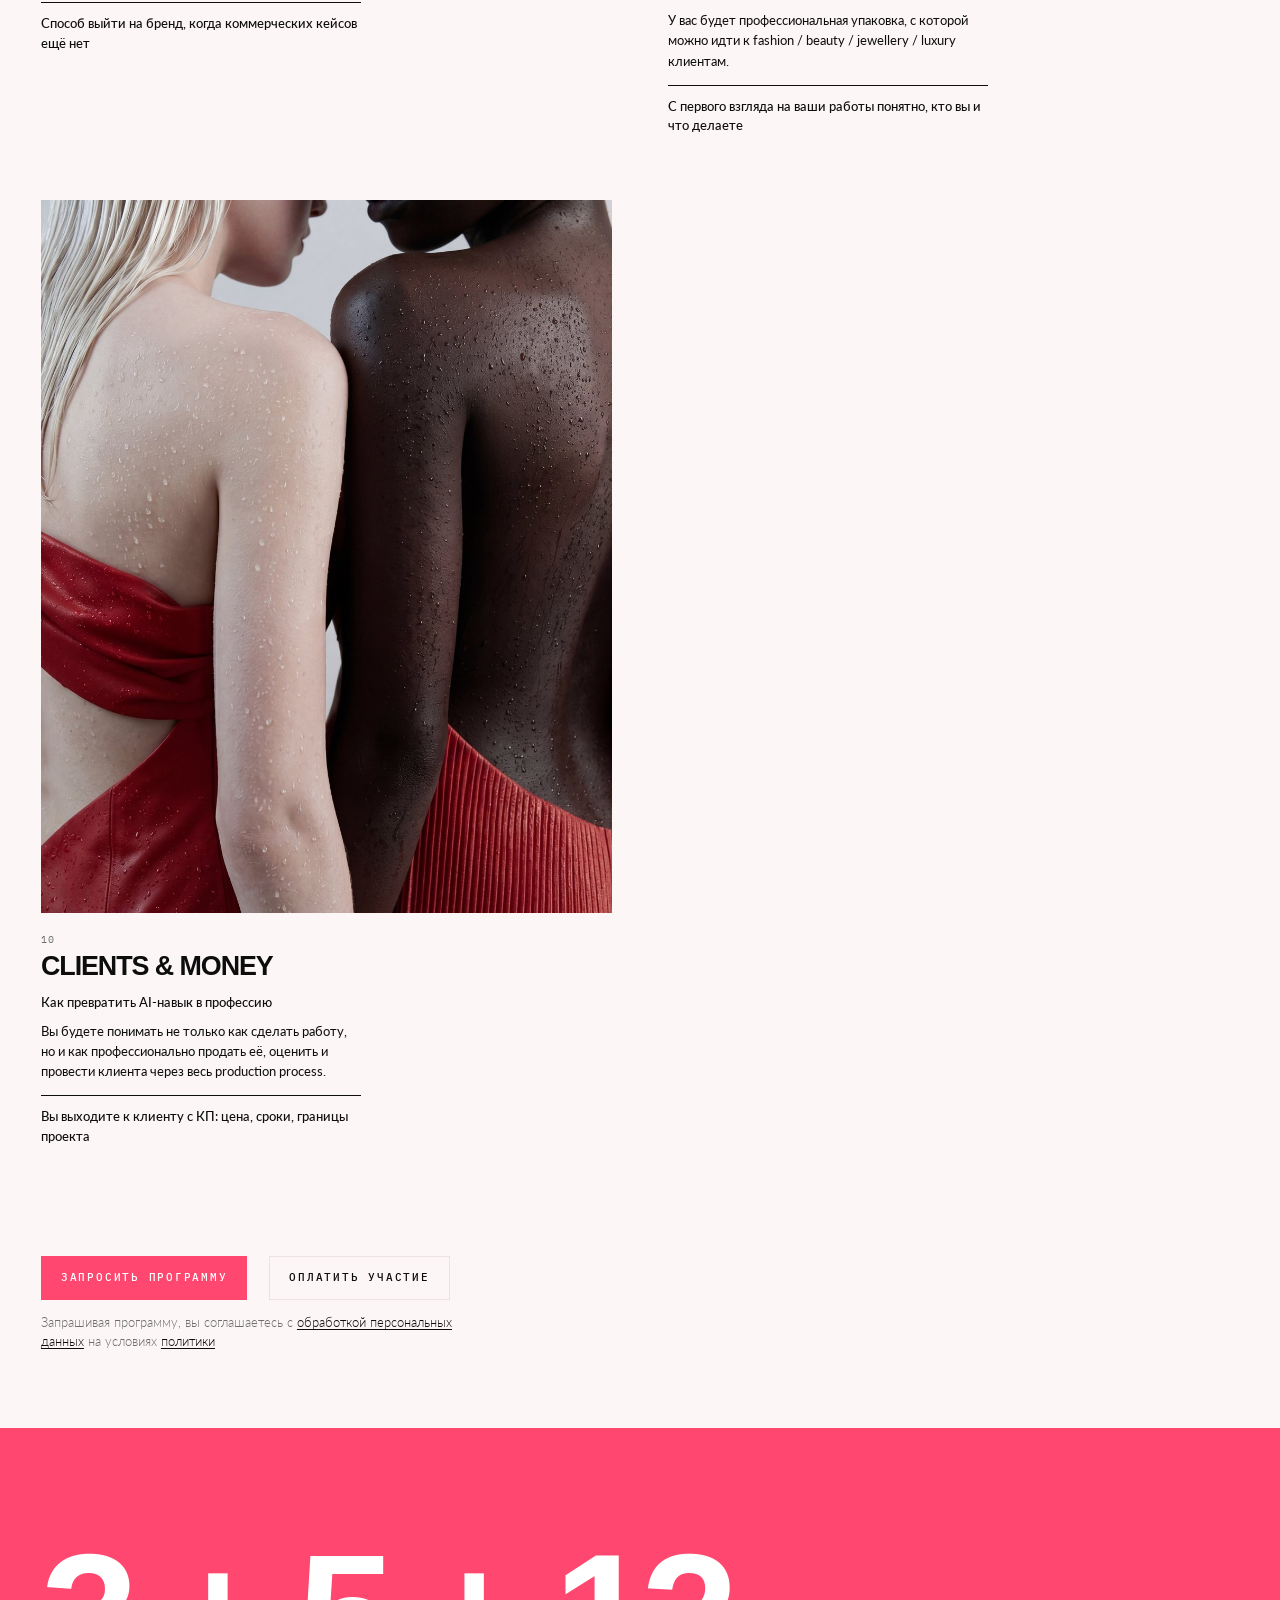
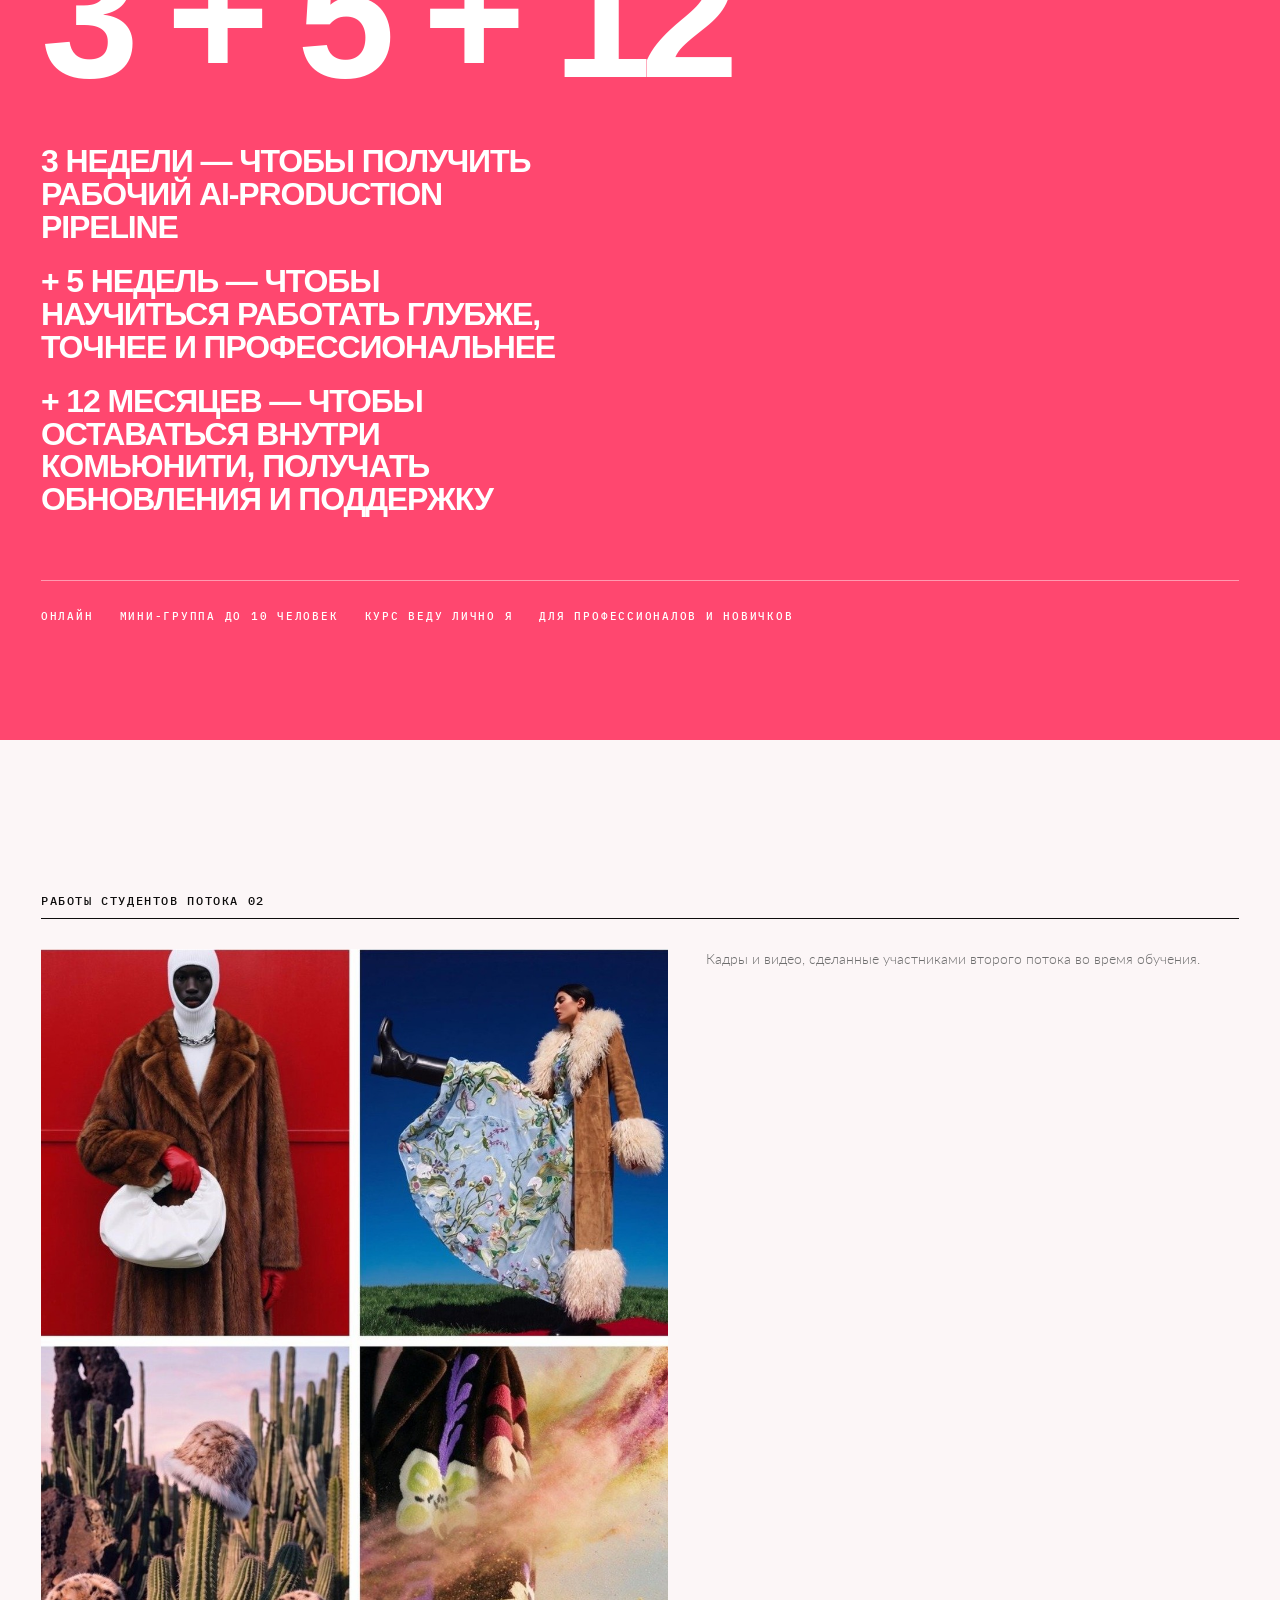
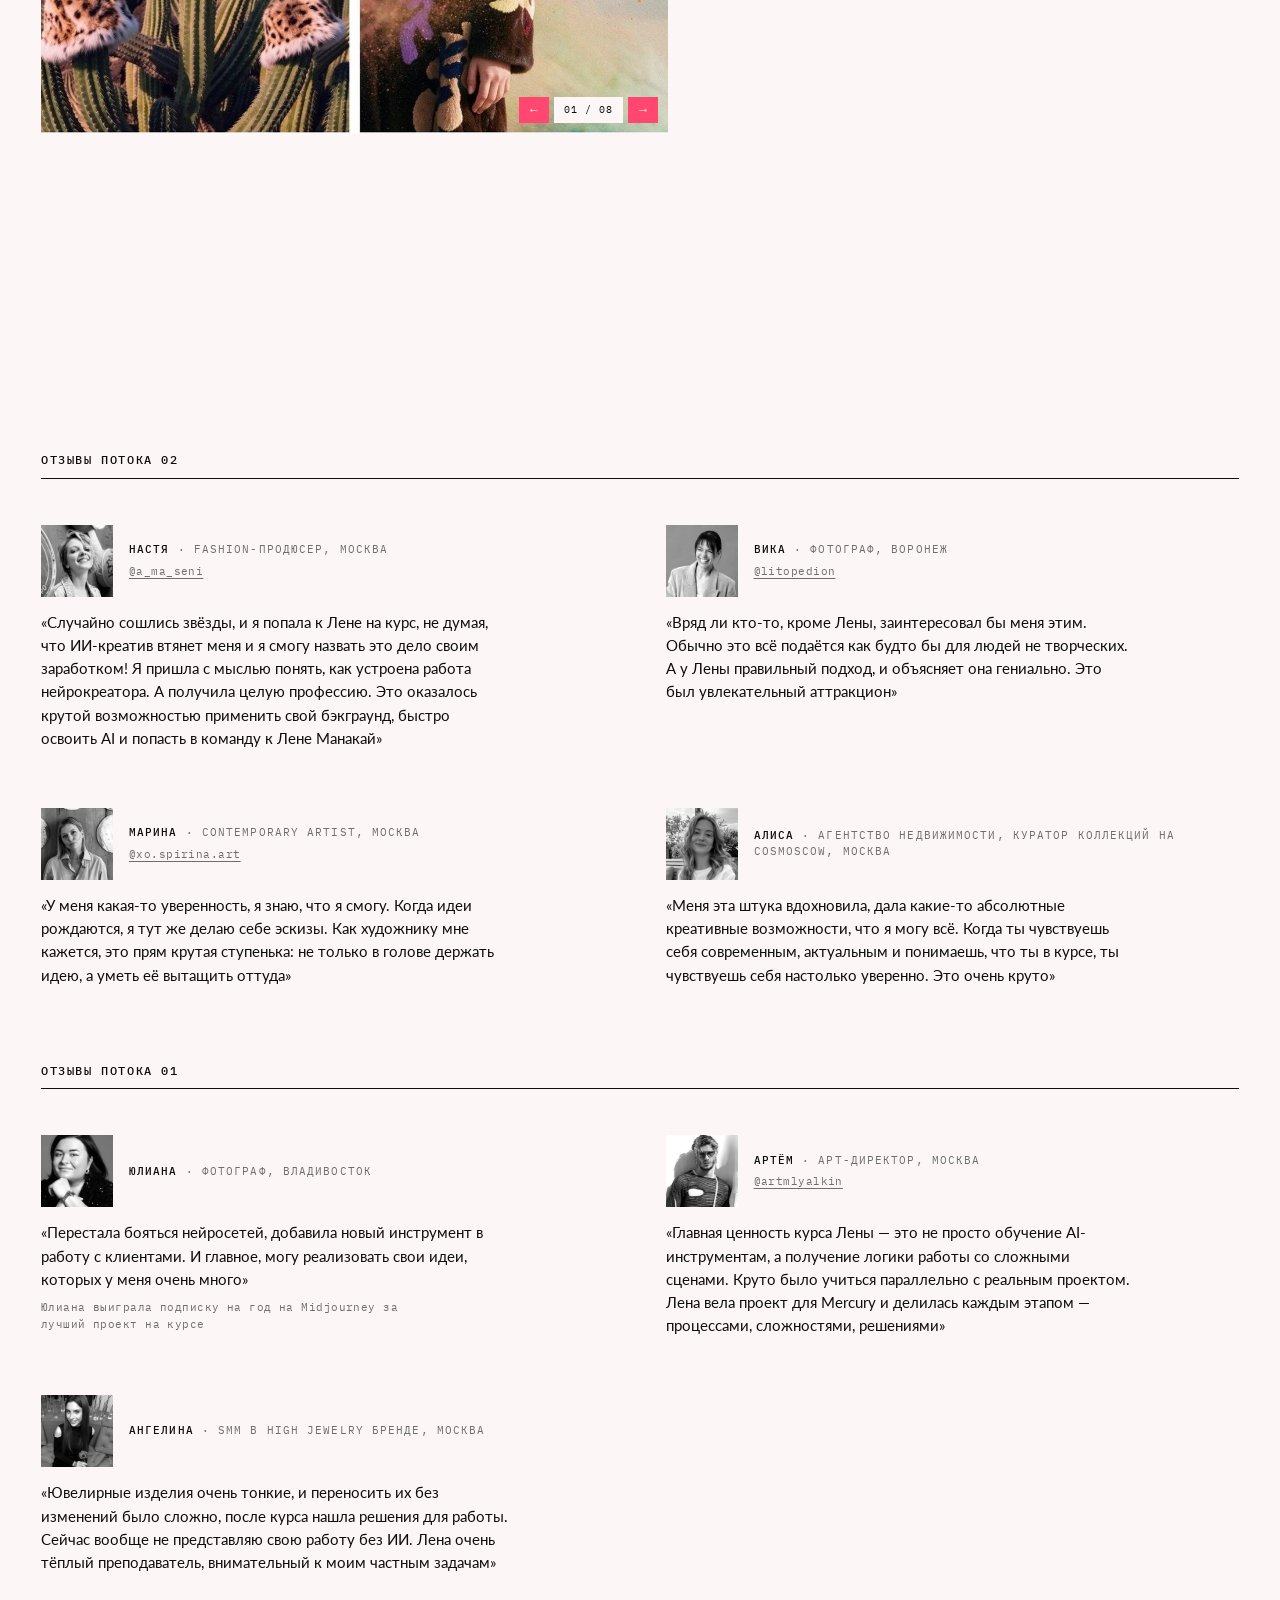
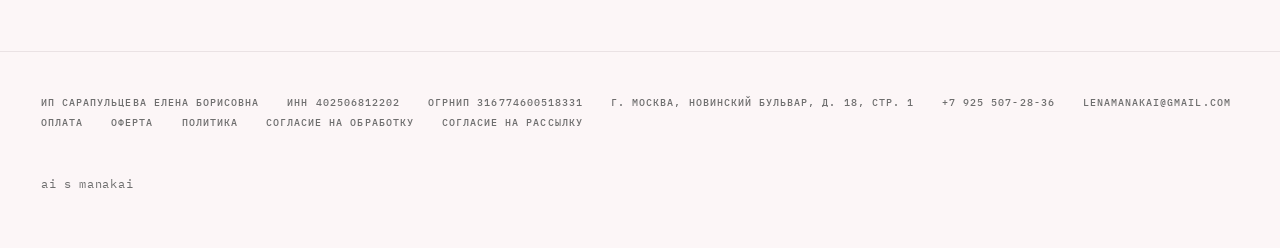
<file: mai.html>
<!doctype html>
<html lang="ru">
<head>
<meta charset="utf-8">
<meta name="viewport" content="width=device-width,initial-scale=1">
<title>M’AI — курс Лены Манакай</title>
<link rel="icon" href="favicon.svg" type="image/svg+xml">
<link rel="icon" href="favicon-32.png" sizes="32x32" type="image/png">
<link rel="apple-touch-icon" href="apple-touch-icon.png">
<meta property="og:type" content="website">
<meta property="og:site_name" content="MANAKAI">
<meta property="og:title" content="M’AI — курс Лены Манакай">
<meta property="og:description" content="M’AI — курс Лены Манакай по AI-производству для специалистов fashion-индустрии. Мини-группа до 10 человек, без кураторов.">
<meta property="og:url" content="https://manakai.art/mai">
<meta property="og:image" content="https://manakai.art/og-school.png">
<script type="application/ld+json">{"@context": "https://schema.org", "@type": "Course", "name": "M’AI", "inLanguage": "ru", "description": "M’AI — курс Лены Манакай по AI-производству для специалистов fashion-индустрии.", "url": "https://manakai.art/mai", "provider": {"@type": "Person", "name": "Лена Манакай", "url": "https://manakai.art/"}}</script>
<meta name="twitter:card" content="summary_large_image">
<meta name="description" content="M’AI — курс Лены Манакай по AI-производству для специалистов fashion-индустрии. Мини-группа до 10 человек, без кураторов.">
<link rel="preconnect" href="https://fonts.googleapis.com">
<link rel="preconnect" href="https://fonts.gstatic.com" crossorigin>
<link rel="stylesheet" href="https://fonts.googleapis.com/css2?family=IBM+Plex+Mono:wght@400;500&family=Lato:wght@300;400&display=swap">
<link rel="stylesheet" href="style.css">
<style>
  body{background:var(--mark);color:#fff;}
  html{background:var(--mark);}
  header{background:var(--mark);border-bottom:1px solid rgba(255,255,255,.3);color:#fff;}
  header .school .mk{background:#fff;}
  header .school .lb{color:#fff;}

  .hero{padding:clamp(40px,8vw,110px) var(--g) clamp(30px,5vw,60px);}
  .hero .mark{display:block;height:clamp(64px,17vw,190px);width:100%;max-width:640px;background:#fff;
    -webkit-mask:url(a/mai.svg) no-repeat left center/contain;mask:url(a/mai.svg) no-repeat left center/contain;}
  .hero .sub{margin-top:clamp(20px,3.4vw,40px);font-family:var(--mono);font-size:clamp(11px,1.15vw,13px);
    letter-spacing:.16em;text-transform:uppercase;max-width:40ch;line-height:1.7;}

  .slab{background:var(--paper);color:var(--ink);}
  .slab .in{padding:clamp(36px,6vw,80px) var(--g);}
  .grid{display:grid;grid-template-columns:repeat(auto-fit,minmax(220px,1fr));gap:clamp(14px,2.4vw,30px);}
  .grid h3{font-family:var(--mono);font-size:10px;letter-spacing:.15em;text-transform:uppercase;color:var(--grey);}
  .grid p{font-family:var(--text);font-weight:300;font-size:15px;line-height:1.55;margin-top:10px;}

  .cohort{display:flex;flex-wrap:wrap;align-items:flex-end;gap:clamp(18px,3vw,50px);
    padding-bottom:clamp(22px,3.4vw,40px);border-bottom:1px solid var(--hair);margin-bottom:clamp(26px,4vw,48px);}
  .cohort .big{font-family:var(--disp);font-weight:700;text-transform:uppercase;letter-spacing:-.05em;
    line-height:.86;font-size:clamp(2.4rem,8vw,6rem);}
  .cohort .meta{display:flex;flex-direction:column;gap:4px;padding-bottom:8px;}
  .cohort .meta span{font-family:var(--mono);font-size:11px;letter-spacing:.13em;text-transform:uppercase;color:var(--grey);}
  .cohort .meta b{font-weight:500;color:var(--ink);}

  .acts{display:flex;flex-wrap:wrap;align-items:center;gap:14px 22px;margin-top:clamp(26px,4vw,46px);}
  .btn{display:inline-flex;align-items:center;background:var(--mark);color:#fff;padding:14px 20px;
    font-family:var(--mono);font-size:11px;letter-spacing:.16em;text-transform:uppercase;font-weight:500;
    transition:transform .12s ease-out;}
  .btn:active{transform:scale(.99);}
  .btn.ghost{background:transparent;color:#fff;box-shadow:inset 0 0 0 1px rgba(255,255,255,.55);}
  .btn.ghost:hover{background:rgba(255,255,255,.12);}
  .slab .btn.ghost{color:var(--ink);box-shadow:inset 0 0 0 1px var(--hair);}
  .slab .btn.ghost:hover{background:var(--white);}
  .quiet{font-family:var(--mono);font-size:11px;letter-spacing:.1em;text-transform:uppercase;color:var(--grey);
    text-decoration:underline;text-underline-offset:4px;}
  .quiet:hover{color:var(--ink);}
  .ph{display:inline-block;border:1px solid var(--mark);color:var(--mark);padding:1px 7px;
    font-family:var(--mono);font-size:10px;letter-spacing:.08em;}
  .gap{border:1px dashed rgba(14,13,13,.3);color:var(--grey);padding:clamp(20px,3vw,34px);
    font-family:var(--mono);font-size:11px;letter-spacing:.1em;line-height:1.8;text-transform:uppercase;
    margin-top:clamp(26px,4vw,46px);}

  .sec{font-family:var(--mono);font-size:11.5px;letter-spacing:.14em;text-transform:uppercase;font-weight:500;
    margin-top:clamp(40px,6vw,76px);padding-bottom:9px;border-bottom:1px solid var(--ink);}
  .kar{display:grid;grid-template-columns:minmax(0,1fr) minmax(0,.85fr);gap:clamp(18px,3vw,46px);
    margin:clamp(18px,2.6vw,30px) 0 clamp(40px,7vw,90px);align-items:start;}
  @media (max-width:820px){ .kar{grid-template-columns:1fr;} }
  .pager{position:relative;background:var(--well);overflow:hidden;aspect-ratio:4/5;touch-action:pan-y;}
  .pager img,.pager video{position:absolute;inset:0;width:100%;height:100%;object-fit:cover;
    opacity:0;transition:opacity .4s cubic-bezier(.22,1,.36,1);}
  .pager img.on,.pager video.on{opacity:1;}
  .pager .ctl{position:absolute;right:10px;bottom:10px;display:flex;gap:5px;z-index:3;}
  .pager .count{background:var(--paper);color:var(--ink);padding:0 10px;display:flex;align-items:center;
    font-family:var(--mono);font-size:10px;letter-spacing:.1em;font-variant-numeric:tabular-nums;}
  .pager button{width:30px;height:26px;background:var(--mark);color:#fff;border:0;cursor:pointer;
    font-size:13px;line-height:1;transition:transform .12s ease-out;}
  .pager button:active{transform:scale(.94);}
  .consent{margin-top:14px;max-width:52ch;font-family:var(--text);font-weight:300;
    font-size:12.5px;line-height:1.5;color:var(--grey);}
  .consent a{color:var(--ink);text-decoration:underline;text-underline-offset:2px;}
  .band{background:var(--mark);color:#fff;padding:clamp(48px,9vw,130px) var(--g);}
  .band .bn{display:block;font-family:var(--disp);font-weight:700;letter-spacing:-.06em;line-height:.82;
    font-size:clamp(3.4rem,14vw,11rem);}
  .band p{margin-top:clamp(14px,1.8vw,22px);font-family:var(--disp);font-weight:700;text-transform:uppercase;
    letter-spacing:-.035em;line-height:1.02;font-size:clamp(1.05rem,2.5vw,2rem);max-width:30ch;}
  .band p:first-of-type{margin-top:clamp(28px,4.5vw,60px);}
  .brow{display:flex;flex-wrap:wrap;gap:8px 26px;margin-top:clamp(32px,5vw,64px);
    padding-top:clamp(16px,2.4vw,28px);border-top:1px solid rgba(255,255,255,.45);}
  .brow span{font-family:var(--mono);font-size:11px;letter-spacing:.16em;text-transform:uppercase;font-weight:500;}
  .kt{font-family:var(--text);font-weight:300;font-size:15px;line-height:1.55;}

  /* телефон: ничего не распирает страницу */
  html{overflow-x:hidden;}
  .band .bn,.band p,.duo .say h3{overflow-wrap:anywhere;}
  @media (max-width:640px){
    .band .bn{font-size:clamp(2.4rem,15vw,4.4rem);letter-spacing:-.045em;}
    .band p{font-size:clamp(1rem,4.6vw,1.35rem);}
    .hero .mark{height:clamp(48px,16vw,90px);}
    .cohort{gap:14px 24px;}
    .cohort .big{font-size:clamp(2rem,13vw,3.4rem);}
  }

  /* картинка — текст, через строку меняются местами */
  /* модули лесенкой: два столбца, правый опущен — страница вдвое короче */
  .theses{display:grid;grid-template-columns:minmax(0,1fr) minmax(0,1fr);
    column-gap:clamp(22px,4.4vw,72px);align-items:start;}
  .duo{display:block;padding:0 0 clamp(32px,5vw,74px);border:0;}
  .duo:nth-child(even){margin-top:clamp(42px,8vw,128px);}
  .duo .pic img{width:100%;display:block;background:var(--well);aspect-ratio:4/5;object-fit:cover;}
  .duo .say{margin-top:clamp(12px,1.6vw,20px);}
  .duo .say h3{font-family:var(--disp);font-weight:700;text-transform:uppercase;letter-spacing:-.04em;
    line-height:.95;font-size:clamp(1.1rem,2.1vw,1.75rem);}
  .duo .say p{font-family:var(--text);font-weight:300;font-size:clamp(13px,1vw,14.5px);
    line-height:1.55;margin-top:9px;max-width:40ch;}
  .duo .say .n{font-family:var(--mono);font-size:9.5px;letter-spacing:.16em;text-transform:uppercase;
    color:var(--grey);display:block;margin-bottom:7px;}
  @media (max-width:820px){
    .theses{grid-template-columns:1fr;}
    .duo:nth-child(even){margin-top:0;}
    .duo{padding-bottom:clamp(30px,7vw,54px);}
  }

  /* ——— постоянная метка запроса, как на главной ——— */
  #enq-wrap{position:fixed;right:var(--g);bottom:calc(var(--g) + env(safe-area-inset-bottom,0px));z-index:90;
    display:flex;flex-direction:column;align-items:flex-end;gap:6px;}
  #enq{display:inline-flex;align-items:center;background:#F6CDD8;color:var(--ink);padding:9px 13px;
    border:0;cursor:pointer;
    font-family:var(--mono);font-size:10px;letter-spacing:.16em;text-transform:uppercase;font-weight:500;
    transition:transform .12s ease-out;}
  #enq:active{transform:scale(.96);}
  #enq-menu{display:flex;flex-direction:column;align-items:flex-end;gap:5px;}
  #enq-menu a{display:inline-flex;align-items:center;background:var(--white);color:var(--ink);
    border:1px solid #F0C2CF;padding:7px 11px;
    font-family:var(--mono);font-size:10px;letter-spacing:.16em;text-transform:uppercase;font-weight:500;
    opacity:0;transform:translateY(6px);transition:opacity .28s ease-out,transform .28s cubic-bezier(.22,1,.36,1);}
  #enq-wrap.open #enq-menu a{opacity:1;transform:none;}
  #enq-wrap.open #enq-menu a:nth-child(2){transition-delay:.04s;}
  #enq-wrap.open #enq-menu a:nth-child(3){transition-delay:.08s;}
  #enq-wrap.open #enq-menu a:nth-child(4){transition-delay:.12s;}
  #enq-menu a:hover{background:#F6CDD8;}

  /* ——— хаб школы ——— */
  .hero .lead{margin-top:clamp(26px,4vw,48px);max-width:44ch;font-family:var(--text);font-weight:300;
    font-size:clamp(16px,1.55vw,21px);line-height:1.55;color:#fff;}
  .entry{display:grid;grid-template-columns:minmax(0,.8fr) minmax(0,1fr);gap:clamp(20px,4vw,64px);align-items:end;}
  @media (max-width:820px){ .entry{grid-template-columns:1fr;align-items:start;} }
  .entry .epic{display:block;overflow:hidden;background:var(--well);}
  .entry .epic img{display:block;width:100%;aspect-ratio:4/5;object-fit:cover;transition:transform .9s cubic-bezier(.22,1,.36,1);}
  .entry .epic:hover img{transform:scale(1.025);}
  .entry .ek{font-family:var(--mono);font-size:11px;letter-spacing:.16em;text-transform:uppercase;color:var(--grey);}
  .entry .cohort{border-bottom:0;margin:14px 0 0;padding-bottom:0;}
  .entry .acts{margin-top:clamp(22px,3vw,36px);}
  .top-acts{margin-top:0;}
  .top-acts + .consent{margin-bottom:clamp(40px,6vw,84px);}
  /* тихое появление при прокрутке */
  .rv{opacity:0;transform:translateY(18px);transition:opacity .9s ease-out,transform .9s cubic-bezier(.22,1,.36,1);}
  .rv.in{opacity:1;transform:none;}
  @media (prefers-reduced-motion:reduce){ .rv{opacity:1;transform:none;transition:none;} }
  .duo .say .st{margin-top:12px;font-weight:500;color:var(--ink);}
  .duo .say p{font-weight:400;color:var(--ink);}
  .duo .say .hook{margin-top:14px;padding-top:11px;border-top:1px solid var(--ink);max-width:40ch;
    font-family:var(--text);font-weight:500;line-height:1.5;color:var(--ink);}
  .duo .say .tolink{display:inline-block;margin-top:10px;font-family:var(--mono);font-size:10px;letter-spacing:.12em;
    text-transform:uppercase;color:var(--ink);text-decoration:underline;text-underline-offset:4px;}
  .hero .author{margin-top:clamp(18px,2.6vw,30px);max-width:52ch;font-family:var(--text);font-weight:300;
    font-size:clamp(13px,1.05vw,15px);line-height:1.55;color:#fff;}
  /* ——— отзывы ——— */
  .rvws{display:grid;grid-template-columns:repeat(2,minmax(0,1fr));gap:clamp(34px,4.5vw,60px) clamp(24px,4vw,64px);margin-top:clamp(26px,4vw,46px);}
  .rvw{margin:0;display:grid;grid-template-columns:72px minmax(0,1fr);gap:0 16px;align-content:start;}
  .rvw img{width:72px;height:72px;object-fit:cover;display:block;}
  .rvw figcaption{display:flex;flex-direction:column;justify-content:center;gap:6px;
    font-family:var(--mono);font-size:11px;letter-spacing:.1em;text-transform:uppercase;line-height:1.45;color:var(--grey);}
  .rvw figcaption b{font-weight:500;color:var(--ink);}
  .rvw figcaption a{color:var(--grey);text-transform:none;letter-spacing:.04em;text-decoration:underline;text-underline-offset:3px;align-self:flex-start;}
  .rvw figcaption a:hover{color:var(--ink);}
  .rvw blockquote{grid-column:1/-1;margin:14px 0 0;font-family:var(--text);font-weight:400;font-size:15px;line-height:1.55;color:var(--ink);max-width:52ch;}
  .rvw .rnote{grid-column:1/-1;margin-top:8px;font-family:var(--mono);font-size:11px;letter-spacing:.04em;line-height:1.5;color:var(--grey);max-width:52ch;}
  @media (max-width:760px){ .rvws{grid-template-columns:1fr;} }
</style>
<!-- Yandex.Metrika counter -->
<script type="text/javascript">
    (function(m,e,t,r,i,k,a){
        m[i]=m[i]||function(){(m[i].a=m[i].a||[]).push(arguments)};
        m[i].l=1*new Date();
        for (var j = 0; j < document.scripts.length; j++) {if (document.scripts[j].src === r) { return; }}
        k=e.createElement(t),a=e.getElementsByTagName(t)[0],k.async=1,k.src=r,a.parentNode.insertBefore(k,a)
    })(window, document,'script','https://mc.yandex.ru/metrika/tag.js?id=113769978', 'ym');

    ym(113769978, 'init', {ssr:true, webvisor:true, clickmap:true, ecommerce:"dataLayer", referrer: document.referrer, url: location.href, accurateTrackBounce:true, trackLinks:true});
</script>
<!-- /Yandex.Metrika counter -->
</head>
<body>
<noscript><div><img src="https://mc.yandex.ru/watch/113769978" style="position:absolute; left:-9999px;" alt="" /></div></noscript>

<script>
/* страница всегда открывается с розовой плашки, а не с того места, где её закрыли */
(function(){
  if("scrollRestoration" in history) history.scrollRestoration="manual";
  if(location.hash) return;
  function t(){ window.scrollTo(0,0); }
  t();
  document.addEventListener("DOMContentLoaded", t);
  window.addEventListener("load", t);
})();
</script>

<div id="enq-wrap">
  <div id="enq-menu" hidden>
    <a href="https://t.me/lenamanakai" target="_blank" rel="noopener">Telegram</a>
    <a href="https://wa.me/79255072836?text=%D0%97%D0%B4%D1%80%D0%B0%D0%B2%D1%81%D1%82%D0%B2%D1%83%D0%B9%D1%82%D0%B5%21%20%D0%9F%D0%B8%D1%88%D1%83%20%D1%81%20%D1%81%D0%B0%D0%B9%D1%82%D0%B0%20manakai.art" target="_blank" rel="noopener">WhatsApp</a>
    <a href="mailto:lenamanakai@gmail.com?subject=%D0%97%D0%B0%D0%BF%D1%80%D0%BE%D1%81%20%D1%81%20%D1%81%D0%B0%D0%B9%D1%82%D0%B0%20manakai.art">Почта</a>
    <a href="tel:+79255072836">+7 925 507-28-36</a>
  </div>
  <button id="enq" type="button" aria-expanded="false" aria-controls="enq-menu">Inquiries</button>
</div>

<header>
  <nav class="line mono">
    <a href="index.html">MANAKAI</a><span class="sl">/</span><a href="index.html#work">Work</a><span class="sl">/</span><a href="about.html">About</a><span class="sl">/</span><a href="index.html#contact">Contact</a>
  </nav>
  <span class="sp"></span>
  <a class="school" href="school.html" aria-label="M’AI School"><span class="mk"></span><span class="lb mono"><i>S</i><i>C</i><i>H</i><i>O</i><i>O</i><i>L</i></span></a>
</header>

<section class="hero" id="top">
  <span class="mark" role="img" aria-label="M’AI"></span>
  <p class="sub">Fashion art direction × AI production<br>Fashion / Beauty / Jewellery / Luxury</p>
  <p class="author">Курс ведёт Лена Манакай — более 15 лет в fashion- и editorial-фотографии: Vogue, Numéro, Elle, Harper’s Bazaar. Клиенты: Mousson Atelier, Mercury</p>
</section>

<div class="slab">
  <div class="in">
    <div class="cohort">
      <span class="meta"><span>Группа</span><b>до 10 человек</b></span>
      <span class="meta"><span>Формат</span><b>3 + 5 недель + 12 месяцев</b></span>
    </div>

    <div class="acts top-acts">
      <a class="btn" href="https://t.me/lenamanakai?text=%D0%97%D0%B4%D1%80%D0%B0%D0%B2%D1%81%D1%82%D0%B2%D1%83%D0%B9%D1%82%D0%B5%21%20%D0%A5%D0%BE%D1%87%D1%83%20%D0%BF%D0%BE%D0%BB%D1%83%D1%87%D0%B8%D1%82%D1%8C%20%D0%BF%D1%80%D0%BE%D0%B3%D1%80%D0%B0%D0%BC%D0%BC%D1%83%20%D0%BA%D1%83%D1%80%D1%81%D0%B0%20M%E2%80%99AI" target="_blank" rel="noopener">Запросить программу</a>
      <a class="btn ghost" href="pay.html">Оплатить участие</a>
    </div>
    <p class="consent">Запрашивая программу, вы соглашаетесь с <a href="consent.html">обработкой персональных данных</a> на условиях <a href="privacy.html">политики</a></p>

    <div class="theses">
  <div class="duo">
    <div class="pic"><img src="a/s/s00.jpg" alt="" loading="lazy"></div>
    <div class="say">
      <span class="n">00</span>
      <h3>SETUP</h3>
      <p class="st">Начинаем с готовой рабочей среды</p>
      <p>У вас полностью готово рабочее пространство, и вы можете сразу переходить к реальному production.</p>
      <p class="hook">Технический опыт не нужен</p>
    </div>
  </div>
  <div class="duo">
    <div class="pic"><img src="a/s/s07.jpg" alt="" loading="lazy"></div>
    <div class="say">
      <span class="n">01</span>
      <h3>AI MAP</h3>
      <p class="st">Карта современного AI-production</p>
      <p>Вы перестаёте воспринимать нейросети как набор отдельных приложений и начинаете мыслить полноценным production-процессом.</p>
      <p class="hook">Нейросети обновились — вы сразу понимаете, как перестроить воркфлоу</p>
    </div>
  </div>
  <div class="duo">
    <div class="pic"><img src="a/s/s01.jpg" alt="" loading="lazy"></div>
    <div class="say">
      <span class="n">02</span>
      <h3>FASHION IMAGE</h3>
      <p class="st">Статика / editorial / campaign / product</p>
      <p>Fashion editorial, campaign key visuals, beauty и jewellery campaign, lookbook, posters, product campaign. Уже после этого блока можно выполнять реальные коммерческие задачи.</p>
      <p class="hook">Первые работы для портфолио появляются на второй неделе</p>
    </div>
  </div>
  <div class="duo">
    <div class="pic"><img src="a/s/s02.jpg" alt="" loading="lazy"></div>
    <div class="say">
      <span class="n">03</span>
      <h3>MOVING IMAGE</h3>
      <p class="st">Fashion film / campaign film / AI cinema</p>
      <p>Fashion film, campaign film, beauty и jewellery film, branded story, mini-film, commercial AI-video. Через первые три недели у вас уже есть полноценный рабочий production pipeline: image + video.</p>
      <p class="hook">Вы управляете кадром: камера, движение, герой, единый стиль</p>
      <a class="tolink" href="#works">Работы студентов потока 02 — в галерее внизу страницы</a>
    </div>
  </div>
  <div class="duo">
    <div class="pic"><img src="a/s/s03.jpg" alt="" loading="lazy"></div>
    <div class="say">
      <span class="n">04</span>
      <h3>POST PRODUCTION</h3>
      <p class="st">От генераций к готовому продукту</p>
      <p>Вы сможете самостоятельно собрать законченный ролик и подготовить его к публикации или сдаче клиенту.</p>
      <p class="hook">Для тех, у кого монтаж пока слабое место</p>
    </div>
  </div>
  <div class="duo">
    <div class="pic"><img src="a/s/s05.jpg" alt="" loading="lazy"></div>
    <div class="say">
      <span class="n">05</span>
      <h3>CREATIVE LAB</h3>
      <p class="st">Midjourney / авторский визуальный язык</p>
      <p>Вы сможете создавать собственную визуальную территорию и меньше зависеть от чужих Pinterest-референсов.</p>
      <p class="hook">Свой стиль, по которому вашу работу узнают</p>
    </div>
  </div>
  <div class="duo">
    <div class="pic"><img src="a/s/s04.jpg" alt="" loading="lazy"></div>
    <div class="say">
      <span class="n">06</span>
      <h3>FASHION EYE</h3>
      <p class="st">Инструменты становятся доступными всем. Вкус и visual judgement — нет</p>
      <p>Вы сможете значительно точнее оценивать собственную работу и понимать, какие решения делают изображение campaign-level.</p>
      <p class="hook">Вы знаете, почему кадр хороший, и можете это объяснить клиенту</p>
    </div>
  </div>
  <div class="duo">
    <div class="pic"><img src="a/s/s08.jpg" alt="" loading="lazy"></div>
    <div class="say">
      <span class="n">07</span>
      <h3>DESIGN &amp; DELIVERY</h3>
      <p class="st">Как упаковать проект профессионально</p>
      <p>Вы сможете самостоятельно собрать профессиональную презентацию, карусель или кейс без постоянной зависимости от дизайнера.</p>
      <p class="hook">Работы превращаются в кейс, который можно отправить бренду</p>
    </div>
  </div>
  <div class="duo">
    <div class="pic"><img src="a/s/s06.jpg" alt="" loading="lazy"></div>
    <div class="say">
      <span class="n">08</span>
      <h3>BRAND READING &amp; SPEC PROJECT</h3>
      <p class="st">Как создать проект для бренда до того, как он вас нанял</p>
      <p>У вас будет полноценный spec-проект, который можно поставить в fashion-портфолио и использовать для контакта с брендом.</p>
      <p class="hook">Способ выйти на бренд, когда коммерческих кейсов ещё нет</p>
    </div>
  </div>
  <div class="duo">
    <div class="pic"><img src="a/s/s10.jpg" alt="" loading="lazy"></div>
    <div class="say">
      <span class="n">09</span>
      <h3>PORTFOLIO &amp; POSITIONING</h3>
      <p class="st">Как сделать так, чтобы вашу работу увидели</p>
      <p>У вас будет профессиональная упаковка, с которой можно идти к fashion / beauty / jewellery / luxury клиентам.</p>
      <p class="hook">С первого взгляда на ваши работы понятно, кто вы и что делаете</p>
    </div>
  </div>
  <div class="duo">
    <div class="pic"><img src="a/s/s09.jpg" alt="" loading="lazy"></div>
    <div class="say">
      <span class="n">10</span>
      <h3>CLIENTS &amp; MONEY</h3>
      <p class="st">Как превратить AI-навык в профессию</p>
      <p>Вы будете понимать не только как сделать работу, но и как профессионально продать её, оценить и провести клиента через весь production process.</p>
      <p class="hook">Вы выходите к клиенту с КП: цена, сроки, границы проекта</p>
    </div>
  </div>
    </div>

    <div class="acts">
      <a class="btn" href="https://t.me/lenamanakai?text=%D0%97%D0%B4%D1%80%D0%B0%D0%B2%D1%81%D1%82%D0%B2%D1%83%D0%B9%D1%82%D0%B5%21%20%D0%A5%D0%BE%D1%87%D1%83%20%D0%BF%D0%BE%D0%BB%D1%83%D1%87%D0%B8%D1%82%D1%8C%20%D0%BF%D1%80%D0%BE%D0%B3%D1%80%D0%B0%D0%BC%D0%BC%D1%83%20%D0%BA%D1%83%D1%80%D1%81%D0%B0%20M%E2%80%99AI" target="_blank" rel="noopener">Запросить программу</a>
      <a class="btn ghost" href="pay.html">Оплатить участие</a>
    </div>
    <p class="consent">Запрашивая программу, вы соглашаетесь с <a href="consent.html">обработкой персональных данных</a> на условиях <a href="privacy.html">политики</a></p>



  </div>
</div>

<section class="band">
  <span class="bn">3 + 5 + 12</span>
  <p>3 недели — чтобы получить рабочий AI-production pipeline</p>
  <p>+ 5 недель — чтобы научиться работать глубже, точнее и профессиональнее</p>
  <p>+ 12 месяцев — чтобы оставаться внутри комьюнити, получать обновления и поддержку</p>
  <div class="brow">
    <span>Онлайн</span><span>Мини-группа до 10 человек</span><span>Курс веду лично я</span><span>Для профессионалов и новичков</span>
  </div>
</section>

<div class="slab">
  <div class="in">
    <h2 class="sec" id="works">Работы студентов потока 02</h2>
    <div class="kar">
      <div class="pager" id="kar" tabindex="0" aria-label="Карусель «Результаты 02»">
        <img src="a/k/k04.jpg" class="on" alt="" loading="lazy">
        <img src="a/k/k05.jpg" alt="" loading="lazy">
        <img src="a/k/k07.jpg" alt="" loading="lazy">
        <img src="a/k/k08.jpg" alt="" loading="lazy">
        <img src="a/k/k11.jpg" alt="" loading="lazy">
        <img src="a/k/k13.jpg" alt="" loading="lazy">
        <img src="a/k/k15.jpg" alt="" loading="lazy">
        <img src="a/k/k17.jpg" alt="" loading="lazy">
        <div class="ctl">
          <button class="prev" type="button" aria-label="Назад">←</button>
          <span class="count" id="karn">01 / 08</span>
          <button class="next" type="button" aria-label="Вперёд">→</button>
        </div>
      </div>
      <div class="kside">
        <p class="kt" style="color:var(--grey);font-size:13.5px;">Кадры и видео, сделанные участниками второго потока во время обучения.</p>
        
      </div>
    </div>
  </div>
</div>

<div class="slab" id="reviews">
  <div class="in">
    <h2 class="sec">Отзывы потока 02</h2>
    <div class="rvws">
      <figure class="rvw">
        <img src="a/rv/nastya.jpg" alt="Настя" loading="lazy">
        <figcaption><span><b>Настя</b> · fashion-продюсер, Москва</span><a href="https://www.instagram.com/a_ma_seni/" target="_blank" rel="noopener">@a_ma_seni</a></figcaption>
        <blockquote>«Случайно сошлись звёзды, и я попала к Лене на курс, не думая, что ИИ-креатив втянет меня и я смогу назвать это дело своим заработком! Я пришла с мыслью понять, как устроена работа нейрокреатора. А получила целую профессию. Это оказалось крутой возможностью применить свой бэкграунд, быстро освоить AI и попасть в команду к Лене Манакай»</blockquote>
      </figure>
      <figure class="rvw">
        <img src="a/rv/vika.jpg" alt="Вика" loading="lazy">
        <figcaption><span><b>Вика</b> · фотограф, Воронеж</span><a href="https://www.instagram.com/litopedion/" target="_blank" rel="noopener">@litopedion</a></figcaption>
        <blockquote>«Вряд ли кто-то, кроме Лены, заинтересовал бы меня этим. Обычно это всё подаётся как будто бы для людей не творческих. А у Лены правильный подход, и объясняет она гениально. Это был увлекательный аттракцион»</blockquote>
      </figure>
      <figure class="rvw">
        <img src="a/rv/marina.jpg" alt="Марина" loading="lazy">
        <figcaption><span><b>Марина</b> · contemporary artist, Москва</span><a href="https://www.instagram.com/xo.spirina.art/" target="_blank" rel="noopener">@xo.spirina.art</a></figcaption>
        <blockquote>«У меня какая-то уверенность, я знаю, что я смогу. Когда идеи рождаются, я тут же делаю себе эскизы. Как художнику мне кажется, это прям крутая ступенька: не только в голове держать идею, а уметь её вытащить оттуда»</blockquote>
      </figure>
      <figure class="rvw">
        <img src="a/rv/alisa.jpg" alt="Алиса" loading="lazy">
        <figcaption><span><b>Алиса</b> · агентство недвижимости, куратор коллекций на Cosmoscow, Москва</span></figcaption>
        <blockquote>«Меня эта штука вдохновила, дала какие-то абсолютные креативные возможности, что я могу всё. Когда ты чувствуешь себя современным, актуальным и понимаешь, что ты в курсе, ты чувствуешь себя настолько уверенно. Это очень круто»</blockquote>
      </figure>
    </div>
    <h2 class="sec">Отзывы потока 01</h2>
    <div class="rvws">
      <figure class="rvw">
        <img src="a/rv/yuliana.jpg" alt="Юлиана" loading="lazy">
        <figcaption><span><b>Юлиана</b> · фотограф, Владивосток</span></figcaption>
        <blockquote>«Перестала бояться нейросетей, добавила новый инструмент в работу с клиентами. И главное, могу реализовать свои идеи, которых у меня очень много»</blockquote>
        <p class="rnote">Юлиана выиграла подписку на год на Midjourney за лучший проект на курсе</p>
      </figure>
      <figure class="rvw">
        <img src="a/rv/artem.jpg" alt="Артём" loading="lazy">
        <figcaption><span><b>Артём</b> · арт-директор, Москва</span><a href="https://www.instagram.com/artmlyalkin/" target="_blank" rel="noopener">@artmlyalkin</a></figcaption>
        <blockquote>«Главная ценность курса Лены — это не просто обучение AI-инструментам, а получение логики работы со сложными сценами. Круто было учиться параллельно с реальным проектом. Лена вела проект для Mercury и делилась каждым этапом — процессами, сложностями, решениями»</blockquote>
      </figure>
      <figure class="rvw">
        <img src="a/rv/angelina.jpg" alt="Ангелина" loading="lazy">
        <figcaption><span><b>Ангелина</b> · SMM в high jewelry бренде, Москва</span></figcaption>
        <blockquote>«Ювелирные изделия очень тонкие, и переносить их без изменений было сложно, после курса нашла решения для работы. Сейчас вообще не представляю свою работу без ИИ. Лена очень тёплый преподаватель, внимательный к моим частным задачам»</blockquote>
      </figure>
    </div>
  </div>
</div>

<section class="legal slab" style="border-top:1px solid var(--hair);padding-top:clamp(26px,4vw,44px);">
  <span>ИП Сарапульцева Елена Борисовна</span>
  <span>ИНН 402506812202</span>
  <span>ОГРНИП 316774600518331</span>
  <span>г. Москва, Новинский бульвар, д. 18, стр. 1</span>
  <a href="tel:+79255072836">+7 925 507-28-36</a>
  <a href="mailto:lenamanakai@gmail.com">lenamanakai@gmail.com</a>
  <a href="pay.html">Оплата</a>  <a href="offer.html">Оферта</a>  <a href="privacy.html">Политика</a>  <a href="consent.html">Согласие на обработку</a>  <a href="newsletter.html">Согласие на рассылку</a>
</section>

<footer class="slab" style="color:var(--grey);padding-bottom:clamp(30px,5vw,56px);">
  <span class="cap">ai s manakai</span>
</footer>

<script>
(function(){
  var p=document.getElementById("kar");
  if(!p) return;
  var fr=Array.prototype.slice.call(p.querySelectorAll("img,video")),
      n=document.getElementById("karn"), i=0;
  function pad(x){ return (x<10?"0":"")+x; }
  function show(k){
    i=(k+fr.length)%fr.length;
    fr.forEach(function(f,j){
      var on=j===i; f.classList.toggle("on",on);
      if(f.tagName==="VIDEO"){ on ? f.play().catch(function(){}) : f.pause(); }
    });
    n.textContent=pad(i+1)+" / "+pad(fr.length);
  }
  p.querySelector(".next").addEventListener("click",function(e){ e.stopPropagation(); show(i+1); });
  p.querySelector(".prev").addEventListener("click",function(e){ e.stopPropagation(); show(i-1); });
  p.addEventListener("click",function(){ show(i+1); });
  p.addEventListener("keydown",function(e){
    if(e.key==="ArrowRight"){ show(i+1); } else if(e.key==="ArrowLeft"){ show(i-1); }
  });
  var x0=null;
  p.addEventListener("touchstart",function(e){ x0=e.touches[0].clientX; },{passive:true});
  p.addEventListener("touchend",function(e){
    if(x0===null) return;
    var d=e.changedTouches[0].clientX-x0; x0=null;
    if(Math.abs(d)>40) show(i+(d<0?1:-1));
  },{passive:true});
  show(0);
})();
</script>
<script>
(function(){
  var wrap=document.getElementById("enq-wrap"), enq=document.getElementById("enq"), menu=document.getElementById("enq-menu");
  if(!wrap||!enq||!menu) return;
  function shut(){
    if(!wrap.classList.contains("open")) return;
    wrap.classList.remove("open"); enq.setAttribute("aria-expanded","false");
    setTimeout(function(){ if(!wrap.classList.contains("open")) menu.hidden=true; },300);
  }
  enq.addEventListener("click", function(e){
    e.stopPropagation();
    if(wrap.classList.contains("open")){ shut(); return; }
    menu.hidden=false;
    requestAnimationFrame(function(){ wrap.classList.add("open"); });
    enq.setAttribute("aria-expanded","true");
  });
  addEventListener("click", shut);
  addEventListener("keydown", function(e){ if(e.key==="Escape") shut(); });
})();
</script>

<script>
(function(){
  var els=[].slice.call(document.querySelectorAll(".rv"));
  if(!("IntersectionObserver" in window)){ els.forEach(function(e){e.classList.add("in");}); return; }
  var io=new IntersectionObserver(function(es){ es.forEach(function(e){ if(e.isIntersecting){ e.target.classList.add("in"); io.unobserve(e.target);} }); },{rootMargin:"0px 0px -8% 0px"});
  els.forEach(function(e){ io.observe(e); });
})();
</script>
</body>
</html>
</file>
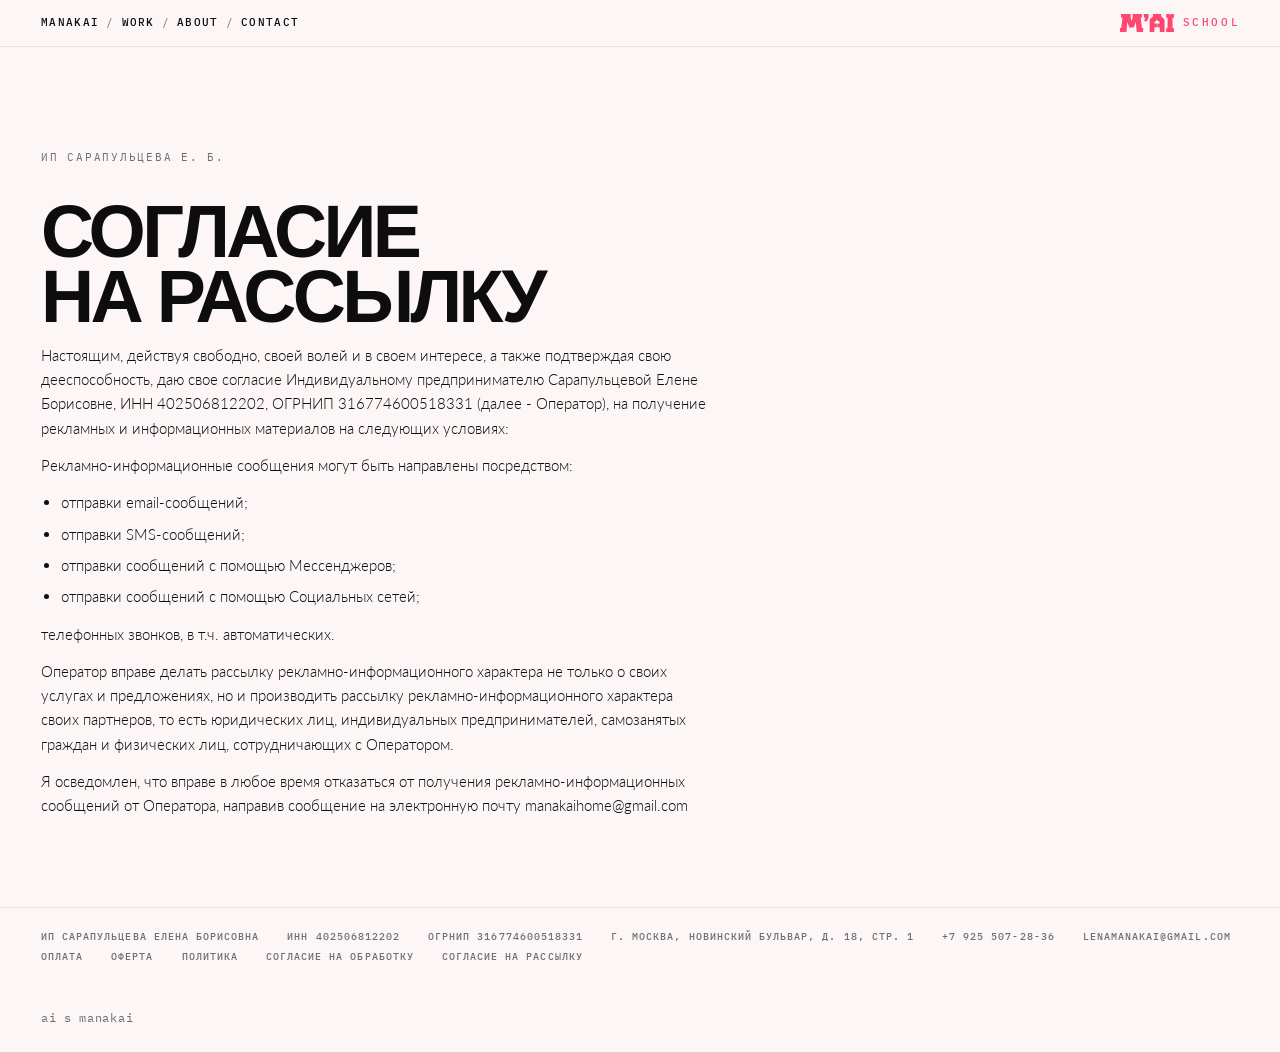
<file: newsletter.html>
<!doctype html>
<html lang="ru">
<head>
<meta charset="utf-8">
<meta name="viewport" content="width=device-width,initial-scale=1">
<title>Согласие на рассылку — MANAKAI</title>
<link rel="icon" href="favicon.svg" type="image/svg+xml">
<link rel="icon" href="favicon-32.png" sizes="32x32" type="image/png">
<link rel="apple-touch-icon" href="apple-touch-icon.png">
<meta property="og:type" content="website">
<meta property="og:site_name" content="MANAKAI">
<meta property="og:title" content="Согласие на рассылку — MANAKAI">
<meta property="og:description" content="Согласие на получение рекламных и информационных материалов. ИП Сарапульцева Е. Б., manakai.art">
<meta property="og:url" content="https://manakai.art/newsletter">
<meta property="og:image" content="https://manakai.art/og-main.jpg?v=2">
<meta name="twitter:card" content="summary_large_image">
<meta name="description" content="Согласие на получение рекламных и информационных материалов. ИП Сарапульцева Е. Б., manakai.art">
<link rel="preconnect" href="https://fonts.googleapis.com">
<link rel="preconnect" href="https://fonts.gstatic.com" crossorigin>
<link rel="stylesheet" href="https://fonts.googleapis.com/css2?family=IBM+Plex+Mono:wght@400;500&family=Lato:wght@300;400&display=swap">
<link rel="stylesheet" href="style.css">
<!-- Yandex.Metrika counter -->
<script type="text/javascript">
    (function(m,e,t,r,i,k,a){
        m[i]=m[i]||function(){(m[i].a=m[i].a||[]).push(arguments)};
        m[i].l=1*new Date();
        for (var j = 0; j < document.scripts.length; j++) {if (document.scripts[j].src === r) { return; }}
        k=e.createElement(t),a=e.getElementsByTagName(t)[0],k.async=1,k.src=r,a.parentNode.insertBefore(k,a)
    })(window, document,'script','https://mc.yandex.ru/metrika/tag.js?id=113769978', 'ym');

    ym(113769978, 'init', {ssr:true, webvisor:true, clickmap:true, ecommerce:"dataLayer", referrer: document.referrer, url: location.href, accurateTrackBounce:true, trackLinks:true});
</script>
<!-- /Yandex.Metrika counter -->
</head>
<body>
<noscript><div><img src="https://mc.yandex.ru/watch/113769978" style="position:absolute; left:-9999px;" alt="" /></div></noscript>

<header>
  <nav class="line mono">
    <a href="index.html">MANAKAI</a><span class="sl">/</span><a href="index.html#work">Work</a><span class="sl">/</span><a href="about.html">About</a><span class="sl">/</span><a href="index.html#contact">Contact</a>
  </nav>
  <span class="sp"></span>
  <a class="school" href="school.html" aria-label="M’AI School">
    <span class="mk"></span><span class="lb mono"><i>S</i><i>C</i><i>H</i><i>O</i><i>O</i><i>L</i></span>
  </a>
</header>

<main>
  <span class="kicker">ИП Сарапульцева Е. Б.</span>
  <h1 class="disp">Согласие<br>на рассылку</h1>
  <div class="doc">
    <p>Настоящим, действуя свободно, своей волей и в своем интересе, а также подтверждая свою дееспособность, даю свое согласие Индивидуальному предпринимателю Сарапульцевой Елене Борисовне, ИНН 402506812202, ОГРНИП 316774600518331 (далее  - Оператор), на получение рекламных и информационных материалов  на следующих условиях:</p>
    <p>Рекламно-информационные сообщения могут быть направлены посредством:</p>
    <ul>
      <li>отправки email-сообщений;</li>
      <li>отправки SMS-сообщений;</li>
      <li>отправки сообщений с помощью Мессенджеров;</li>
      <li>отправки сообщений с помощью Социальных сетей;</li>
    </ul>
    <p>телефонных звонков, в т.ч. автоматических.</p>
    <p>Оператор вправе делать рассылку рекламно-информационного характера не только о своих услугах и предложениях, но и производить рассылку рекламно-информационного характера своих партнеров, то есть юридических лиц, индивидуальных предпринимателей, самозанятых граждан и физических лиц, сотрудничающих с Оператором.</p>
    <p>Я осведомлен, что вправе в любое время отказаться от получения рекламно-информационных сообщений от Оператора, направив сообщение на электронную почту manakaihome@gmail.com</p>
  </div>
</main>

<section class="legal">
  <span>ИП Сарапульцева Елена Борисовна</span>
  <span>ИНН 402506812202</span>
  <span>ОГРНИП 316774600518331</span>
  <span>г. Москва, Новинский бульвар, д. 18, стр. 1</span>
  <a href="tel:+79255072836">+7 925 507-28-36</a>
  <a href="mailto:lenamanakai@gmail.com">lenamanakai@gmail.com</a>
  <a href="pay.html">Оплата</a>  <a href="offer.html">Оферта</a>  <a href="privacy.html">Политика</a>  <a href="consent.html">Согласие на обработку</a>  <a href="newsletter.html">Согласие на рассылку</a>
</section>

<footer>
  <span class="cap">ai s manakai</span>
</footer>

</body>
</html>
</file>
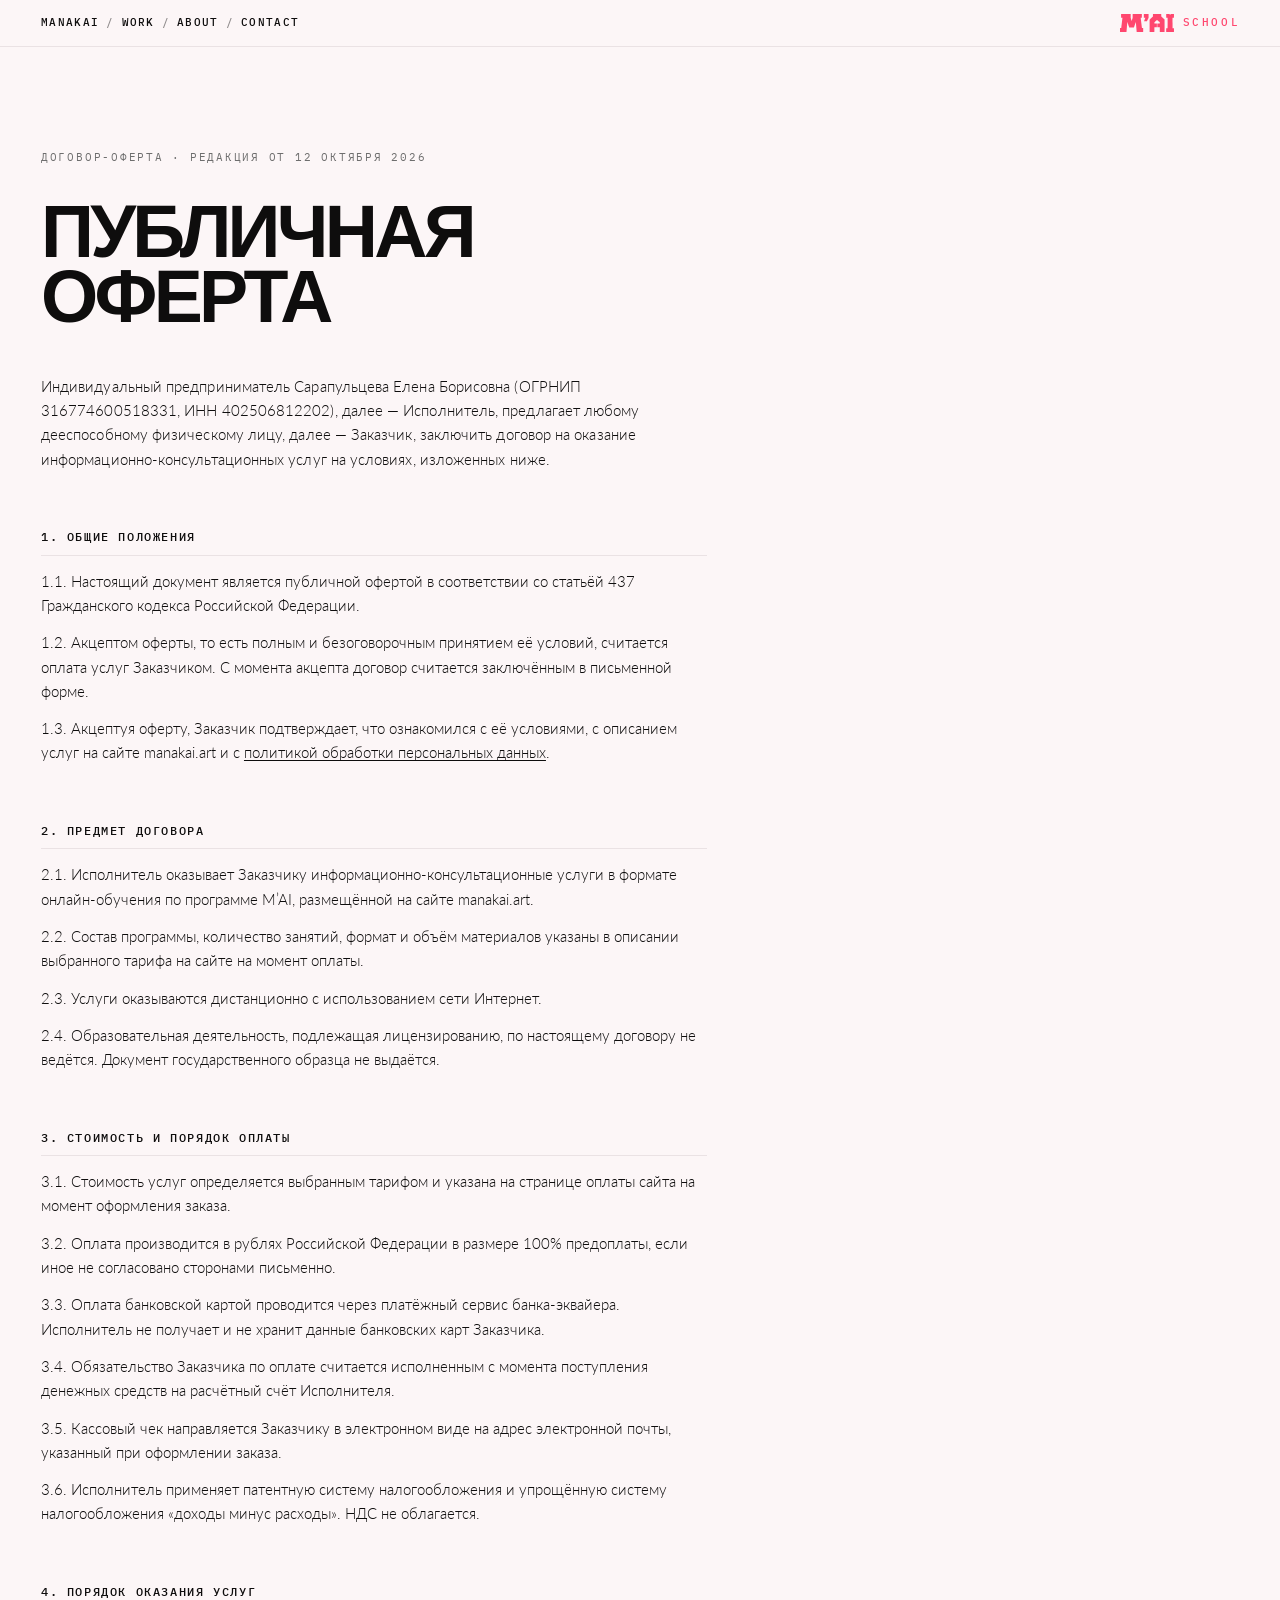
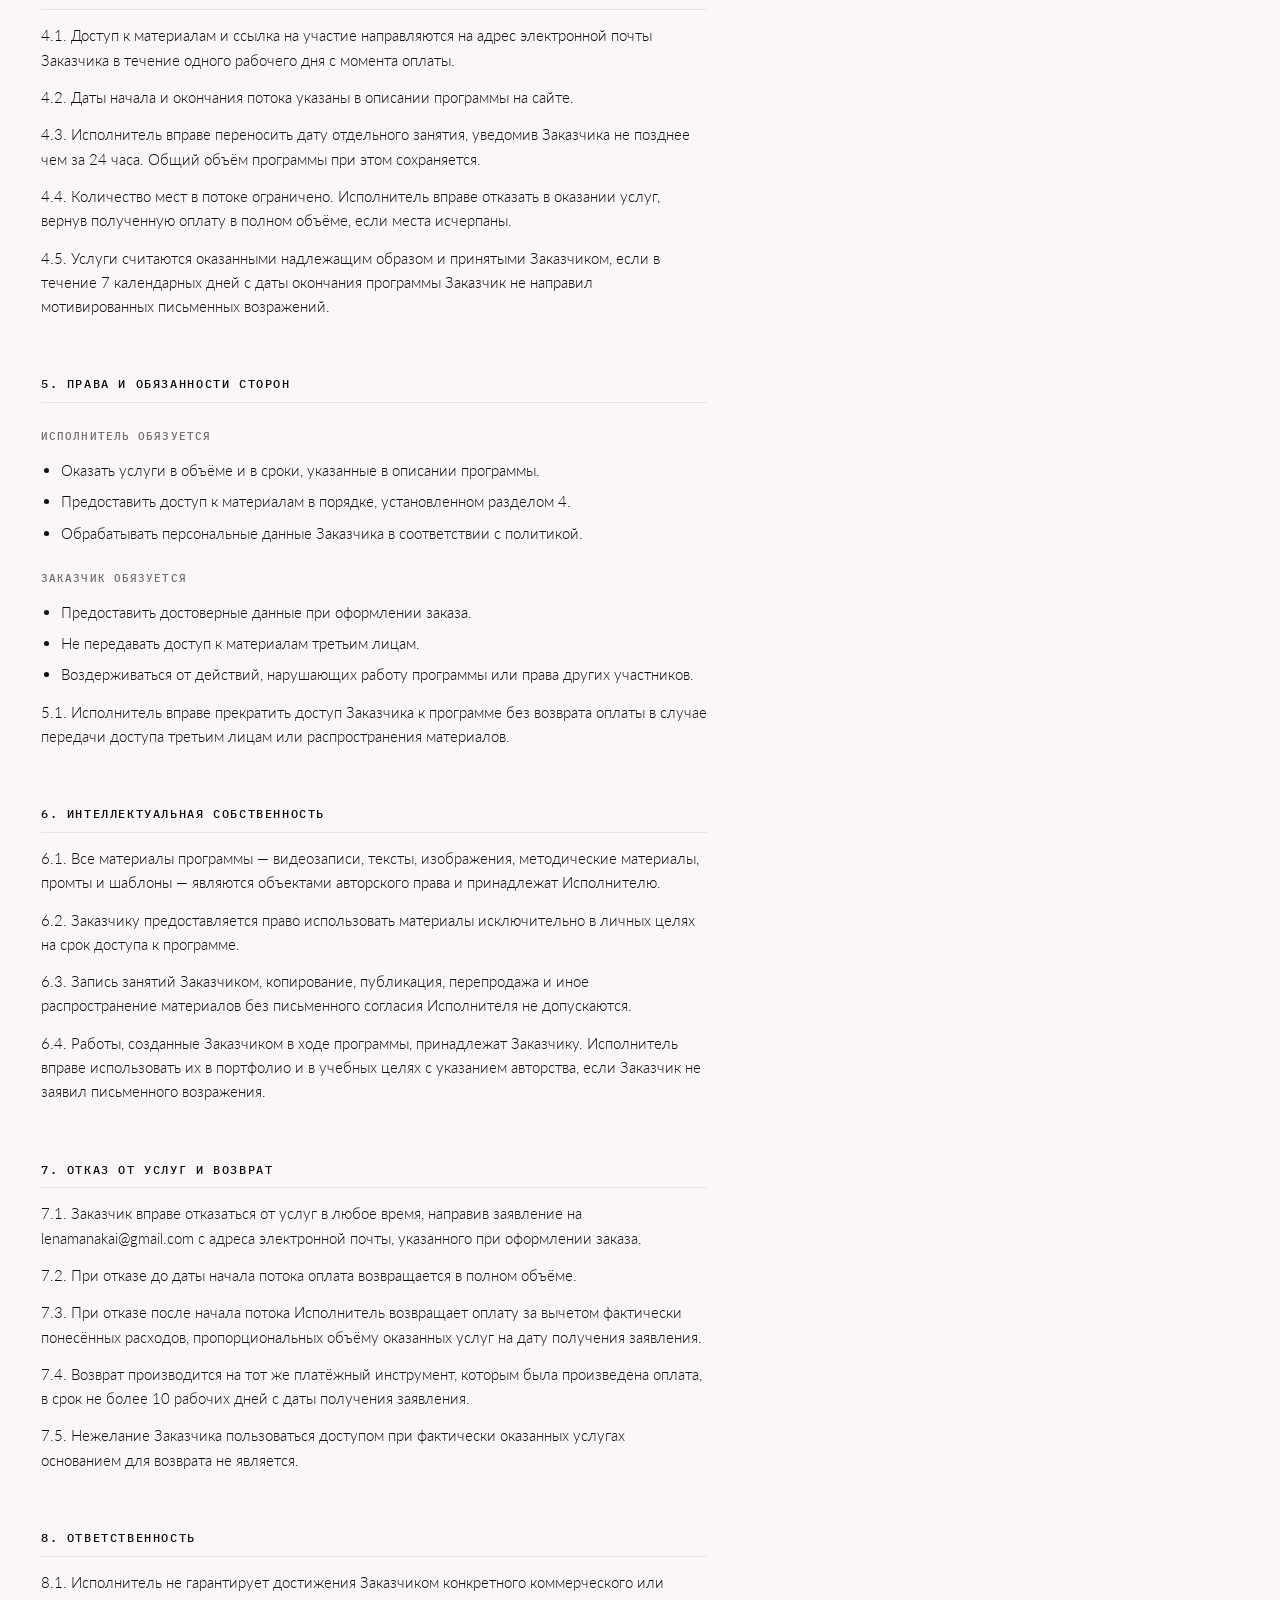
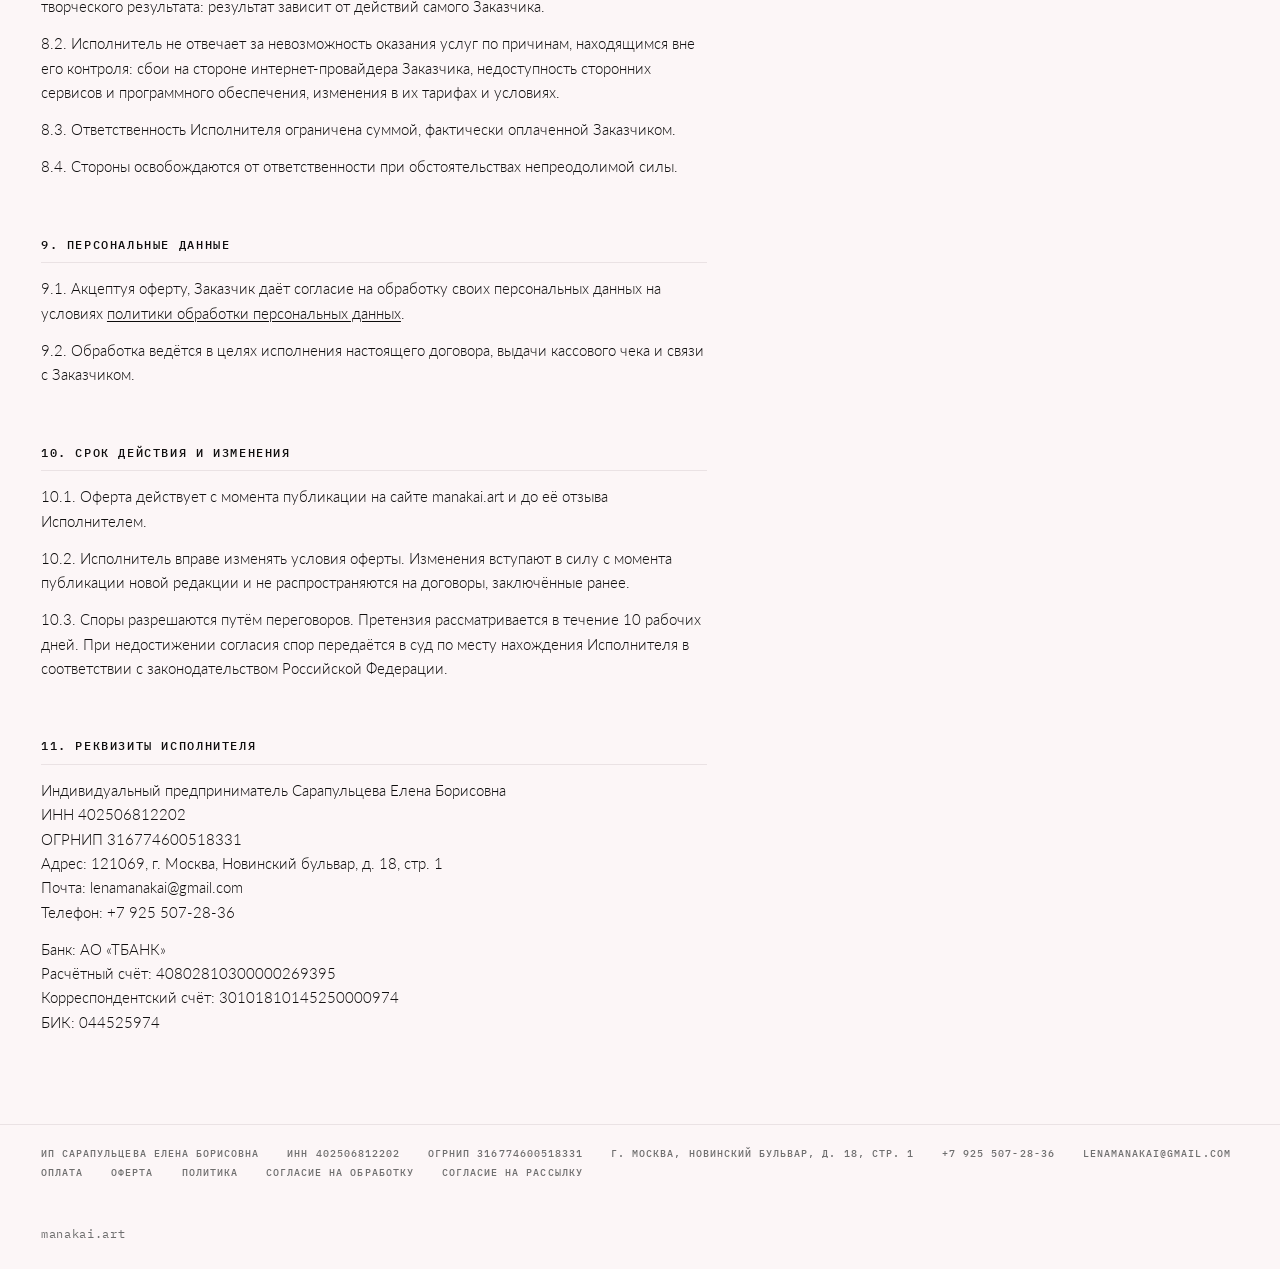
<file: offer.html>
<!doctype html>
<html lang="ru">
<head>
<meta charset="utf-8">
<meta name="viewport" content="width=device-width,initial-scale=1">
<title>Публичная оферта — MANAKAI</title>
<link rel="icon" href="favicon.svg" type="image/svg+xml">
<link rel="icon" href="favicon-32.png" sizes="32x32" type="image/png">
<link rel="apple-touch-icon" href="apple-touch-icon.png">
<meta property="og:type" content="website">
<meta property="og:site_name" content="MANAKAI">
<meta property="og:title" content="Публичная оферта — MANAKAI">
<meta property="og:description" content="Публичная оферта на оказание информационно-консультационных услуг. ИП Сарапульцева Е. Б., manakai.art">
<meta property="og:url" content="https://manakai.art/offer">
<meta property="og:image" content="https://manakai.art/og-main.jpg?v=2">
<meta name="twitter:card" content="summary_large_image">
<meta name="description" content="Публичная оферта на оказание информационно-консультационных услуг. ИП Сарапульцева Е. Б., manakai.art">
<link rel="preconnect" href="https://fonts.googleapis.com">
<link rel="preconnect" href="https://fonts.gstatic.com" crossorigin>
<link rel="stylesheet" href="https://fonts.googleapis.com/css2?family=IBM+Plex+Mono:wght@400;500&family=Lato:wght@300;400&display=swap">
<link rel="stylesheet" href="style.css">
<!-- Yandex.Metrika counter -->
<script type="text/javascript">
    (function(m,e,t,r,i,k,a){
        m[i]=m[i]||function(){(m[i].a=m[i].a||[]).push(arguments)};
        m[i].l=1*new Date();
        for (var j = 0; j < document.scripts.length; j++) {if (document.scripts[j].src === r) { return; }}
        k=e.createElement(t),a=e.getElementsByTagName(t)[0],k.async=1,k.src=r,a.parentNode.insertBefore(k,a)
    })(window, document,'script','https://mc.yandex.ru/metrika/tag.js?id=113769978', 'ym');

    ym(113769978, 'init', {ssr:true, webvisor:true, clickmap:true, ecommerce:"dataLayer", referrer: document.referrer, url: location.href, accurateTrackBounce:true, trackLinks:true});
</script>
<!-- /Yandex.Metrika counter -->
</head>
<body>
<noscript><div><img src="https://mc.yandex.ru/watch/113769978" style="position:absolute; left:-9999px;" alt="" /></div></noscript>

<header>
  <nav class="line mono">
    <a href="index.html">MANAKAI</a><span class="sl">/</span><a href="index.html#work">Work</a><span class="sl">/</span><a href="about.html">About</a><span class="sl">/</span><a href="index.html#contact">Contact</a>
  </nav>
  <span class="sp"></span>
  <a class="school" href="school.html" aria-label="M’AI School">
    <span class="mk"></span><span class="lb mono"><i>S</i><i>C</i><i>H</i><i>O</i><i>O</i><i>L</i></span>
  </a>
</header>

<main>
  <span class="kicker">Договор-оферта · редакция от 12 октября 2026</span>
  <h1 class="disp">Публичная<br>оферта</h1>

  <div class="doc">
    <p class="body" style="margin-top:clamp(22px,4vw,44px);">Индивидуальный предприниматель Сарапульцева Елена Борисовна (ОГРНИП 316774600518331, ИНН 402506812202), далее — Исполнитель, предлагает любому дееспособному физическому лицу, далее — Заказчик, заключить договор на оказание информационно-консультационных услуг на условиях, изложенных ниже.</p>

    <h2>1. Общие положения</h2>
    <p>1.1. Настоящий документ является публичной офертой в соответствии со статьёй 437 Гражданского кодекса Российской Федерации.</p>
    <p>1.2. Акцептом оферты, то есть полным и безоговорочным принятием её условий, считается оплата услуг Заказчиком. С момента акцепта договор считается заключённым в письменной форме.</p>
    <p>1.3. Акцептуя оферту, Заказчик подтверждает, что ознакомился с её условиями, с описанием услуг на сайте manakai.art и с <a href="privacy.html" style="text-decoration:underline;text-underline-offset:2px;">политикой обработки персональных данных</a>.</p>

    <h2>2. Предмет договора</h2>
    <p>2.1. Исполнитель оказывает Заказчику информационно-консультационные услуги в формате онлайн-обучения по программе M’AI, размещённой на сайте manakai.art.</p>
    <p>2.2. Состав программы, количество занятий, формат и объём материалов указаны в описании выбранного тарифа на сайте на момент оплаты.</p>
    <p>2.3. Услуги оказываются дистанционно с использованием сети Интернет.</p>
    <p>2.4. Образовательная деятельность, подлежащая лицензированию, по настоящему договору не ведётся. Документ государственного образца не выдаётся.</p>

    <h2>3. Стоимость и порядок оплаты</h2>
    <p>3.1. Стоимость услуг определяется выбранным тарифом и указана на странице оплаты сайта на момент оформления заказа.</p>
    <p>3.2. Оплата производится в рублях Российской Федерации в размере 100% предоплаты, если иное не согласовано сторонами письменно.</p>
    <p>3.3. Оплата банковской картой проводится через платёжный сервис банка-эквайера. Исполнитель не получает и не хранит данные банковских карт Заказчика.</p>
    <p>3.4. Обязательство Заказчика по оплате считается исполненным с момента поступления денежных средств на расчётный счёт Исполнителя.</p>
    <p>3.5. Кассовый чек направляется Заказчику в электронном виде на адрес электронной почты, указанный при оформлении заказа.</p>
    <p>3.6. Исполнитель применяет патентную систему налогообложения и упрощённую систему налогообложения «доходы минус расходы». НДС не облагается.</p>

    <h2>4. Порядок оказания услуг</h2>
    <p>4.1. Доступ к материалам и ссылка на участие направляются на адрес электронной почты Заказчика в течение одного рабочего дня с момента оплаты.</p>
    <p>4.2. Даты начала и окончания потока указаны в описании программы на сайте.</p>
    <p>4.3. Исполнитель вправе переносить дату отдельного занятия, уведомив Заказчика не позднее чем за 24 часа. Общий объём программы при этом сохраняется.</p>
    <p>4.4. Количество мест в потоке ограничено. Исполнитель вправе отказать в оказании услуг, вернув полученную оплату в полном объёме, если места исчерпаны.</p>
    <p>4.5. Услуги считаются оказанными надлежащим образом и принятыми Заказчиком, если в течение 7 календарных дней с даты окончания программы Заказчик не направил мотивированных письменных возражений.</p>

    <h2>5. Права и обязанности сторон</h2>
    <h3>Исполнитель обязуется</h3>
    <ul>
      <li>Оказать услуги в объёме и в сроки, указанные в описании программы.</li>
      <li>Предоставить доступ к материалам в порядке, установленном разделом 4.</li>
      <li>Обрабатывать персональные данные Заказчика в соответствии с политикой.</li>
    </ul>
    <h3>Заказчик обязуется</h3>
    <ul>
      <li>Предоставить достоверные данные при оформлении заказа.</li>
      <li>Не передавать доступ к материалам третьим лицам.</li>
      <li>Воздерживаться от действий, нарушающих работу программы или права других участников.</li>
    </ul>
    <p>5.1. Исполнитель вправе прекратить доступ Заказчика к программе без возврата оплаты в случае передачи доступа третьим лицам или распространения материалов.</p>

    <h2>6. Интеллектуальная собственность</h2>
    <p>6.1. Все материалы программы — видеозаписи, тексты, изображения, методические материалы, промты и шаблоны — являются объектами авторского права и принадлежат Исполнителю.</p>
    <p>6.2. Заказчику предоставляется право использовать материалы исключительно в личных целях на срок доступа к программе.</p>
    <p>6.3. Запись занятий Заказчиком, копирование, публикация, перепродажа и иное распространение материалов без письменного согласия Исполнителя не допускаются.</p>
    <p>6.4. Работы, созданные Заказчиком в ходе программы, принадлежат Заказчику. Исполнитель вправе использовать их в портфолио и в учебных целях с указанием авторства, если Заказчик не заявил письменного возражения.</p>

    <h2>7. Отказ от услуг и возврат</h2>
    <p>7.1. Заказчик вправе отказаться от услуг в любое время, направив заявление на lenamanakai@gmail.com с адреса электронной почты, указанного при оформлении заказа.</p>
    <p>7.2. При отказе до даты начала потока оплата возвращается в полном объёме.</p>
    <p>7.3. При отказе после начала потока Исполнитель возвращает оплату за вычетом фактически понесённых расходов, пропорциональных объёму оказанных услуг на дату получения заявления.</p>
    <p>7.4. Возврат производится на тот же платёжный инструмент, которым была произведена оплата, в срок не более 10 рабочих дней с даты получения заявления.</p>
    <p>7.5. Нежелание Заказчика пользоваться доступом при фактически оказанных услугах основанием для возврата не является.</p>

    <h2>8. Ответственность</h2>
    <p>8.1. Исполнитель не гарантирует достижения Заказчиком конкретного коммерческого или творческого результата: результат зависит от действий самого Заказчика.</p>
    <p>8.2. Исполнитель не отвечает за невозможность оказания услуг по причинам, находящимся вне его контроля: сбои на стороне интернет-провайдера Заказчика, недоступность сторонних сервисов и программного обеспечения, изменения в их тарифах и условиях.</p>
    <p>8.3. Ответственность Исполнителя ограничена суммой, фактически оплаченной Заказчиком.</p>
    <p>8.4. Стороны освобождаются от ответственности при обстоятельствах непреодолимой силы.</p>

    <h2>9. Персональные данные</h2>
    <p>9.1. Акцептуя оферту, Заказчик даёт согласие на обработку своих персональных данных на условиях <a href="privacy.html" style="text-decoration:underline;text-underline-offset:2px;">политики обработки персональных данных</a>.</p>
    <p>9.2. Обработка ведётся в целях исполнения настоящего договора, выдачи кассового чека и связи с Заказчиком.</p>

    <h2>10. Срок действия и изменения</h2>
    <p>10.1. Оферта действует с момента публикации на сайте manakai.art и до её отзыва Исполнителем.</p>
    <p>10.2. Исполнитель вправе изменять условия оферты. Изменения вступают в силу с момента публикации новой редакции и не распространяются на договоры, заключённые ранее.</p>
    <p>10.3. Споры разрешаются путём переговоров. Претензия рассматривается в течение 10 рабочих дней. При недостижении согласия спор передаётся в суд по месту нахождения Исполнителя в соответствии с законодательством Российской Федерации.</p>

    <h2>11. Реквизиты Исполнителя</h2>
    <p>Индивидуальный предприниматель Сарапульцева Елена Борисовна<br>
    ИНН 402506812202<br>
    ОГРНИП 316774600518331<br>
    Адрес: 121069, г. Москва, Новинский бульвар, д. 18, стр. 1<br>
    Почта: lenamanakai@gmail.com<br>
    Телефон: +7 925 507-28-36</p>
    <p>Банк: АО «ТБАНК»<br>
    Расчётный счёт: 40802810300000269395<br>
    Корреспондентский счёт: 30101810145250000974<br>
    БИК: 044525974</p>
  </div>
</main>

<section class="legal">
  <span>ИП Сарапульцева Елена Борисовна</span>
  <span>ИНН 402506812202</span>
  <span>ОГРНИП 316774600518331</span>
  <span>г. Москва, Новинский бульвар, д. 18, стр. 1</span>
  <a href="tel:+79255072836">+7 925 507-28-36</a>
  <a href="mailto:lenamanakai@gmail.com">lenamanakai@gmail.com</a>
  <a href="pay.html">Оплата</a>  <a href="offer.html">Оферта</a>  <a href="privacy.html">Политика</a>  <a href="consent.html">Согласие на обработку</a>  <a href="newsletter.html">Согласие на рассылку</a>
</section>

<footer>
  <span class="cap">manakai.art</span>
</footer>

</body>
</html>
</file>
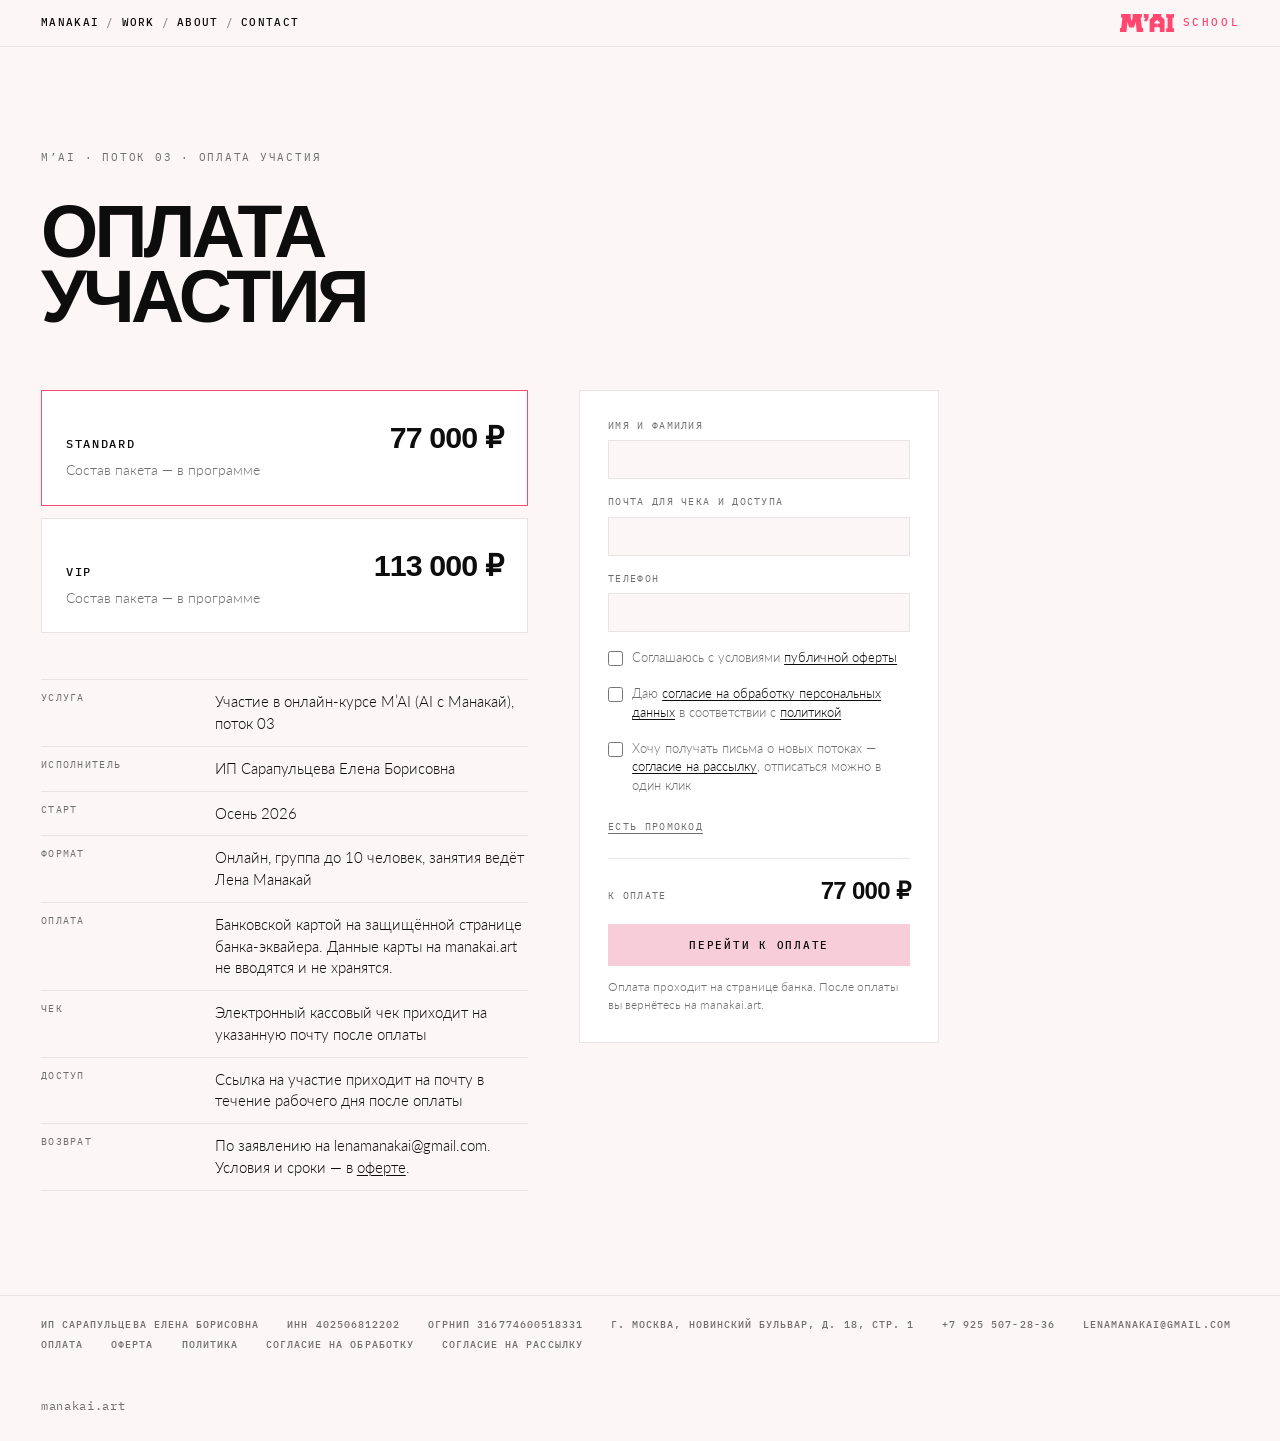
<file: pay-test.html>
<!doctype html>
<html lang="ru">
<head>
<meta charset="utf-8">
<meta name="viewport" content="width=device-width,initial-scale=1">
<title>Тест оплаты — MANAKAI</title>
<link rel="icon" href="favicon.svg" type="image/svg+xml">
<link rel="icon" href="favicon-32.png" sizes="32x32" type="image/png">
<link rel="apple-touch-icon" href="apple-touch-icon.png">
<meta property="og:type" content="website">
<meta property="og:site_name" content="MANAKAI">
<meta property="og:title" content="Оплата — M’AI, поток 03 — MANAKAI">
<meta property="og:description" content="Оплата участия в потоке 03 курса M’AI. Лена Манакай, manakai.art">
<meta property="og:url" content="https://manakai.art/pay">
<meta property="og:image" content="https://manakai.art/og-school.png">
<meta name="twitter:card" content="summary_large_image">
<meta name="description" content="Оплата участия в потоке 03 курса M’AI. Лена Манакай, manakai.art">
<meta name="robots" content="noindex">
<link rel="preconnect" href="https://fonts.googleapis.com">
<link rel="preconnect" href="https://fonts.gstatic.com" crossorigin>
<link rel="stylesheet" href="https://fonts.googleapis.com/css2?family=IBM+Plex+Mono:wght@400;500&family=Lato:wght@300;400&display=swap">
<link rel="stylesheet" href="style.css">
<style>
  .pay{display:grid;grid-template-columns:1.15fr .85fr;gap:clamp(26px,4vw,64px);
    margin-top:clamp(30px,5vw,60px);align-items:start;}
  @media (max-width:860px){ .pay{grid-template-columns:1fr;} }

  .tariffs{display:flex;flex-direction:column;gap:12px;}
  .tariff{border:1px solid var(--hair);background:var(--white);padding:clamp(16px,2.2vw,24px);
    display:block;cursor:pointer;transition:border-color .18s linear,background-color .18s linear;}
  .tariff:hover{border-color:var(--soft);}
  .tariff input{position:absolute;opacity:0;pointer-events:none;}
  .tariff.on{border-color:var(--mark);}
  .tariff .row{display:flex;align-items:baseline;justify-content:space-between;gap:14px;}
  .tariff .nm{font-family:var(--mono);font-size:12px;letter-spacing:.14em;text-transform:uppercase;font-weight:500;}
  .tariff .pr{font-family:var(--disp);font-weight:700;letter-spacing:-.03em;font-size:clamp(1.3rem,2.6vw,1.9rem);
    font-variant-numeric:tabular-nums;white-space:nowrap;}
  .tariff .ds{font-family:var(--text);font-weight:300;font-size:14px;line-height:1.55;
    color:var(--grey);margin-top:9px;max-width:46ch;}

  .facts{border-top:1px solid var(--hair);margin-top:clamp(26px,4vw,46px);}
  .facts div{display:grid;grid-template-columns:minmax(120px,32%) 1fr;gap:10px 18px;
    padding:11px 0;border-bottom:1px solid var(--hair);}
  .facts dt,.facts span.k{font-family:var(--mono);font-size:10px;letter-spacing:.13em;
    text-transform:uppercase;color:var(--grey);}
  .facts span.v{font-family:var(--text);font-weight:300;font-size:14.5px;line-height:1.5;}

  form{background:var(--white);border:1px solid var(--hair);padding:clamp(18px,2.4vw,28px);
    position:sticky;top:76px;}
  form label.fl{display:block;font-family:var(--mono);font-size:10px;letter-spacing:.13em;
    text-transform:uppercase;color:var(--grey);margin-top:16px;}
  form label.fl:first-of-type{margin-top:0;}
  form input[type=text],form input[type=email],form input[type=tel]{
    width:100%;margin-top:7px;padding:10px 11px;border:1px solid var(--hair);background:var(--paper);
    font-family:var(--mono);font-size:13px;color:var(--ink);}
  form input:focus{outline:none;border-color:var(--mark);}
  .agree{display:flex;gap:9px;align-items:flex-start;margin-top:17px;}
  .agree input{margin:2px 0 0;accent-color:var(--mark);width:15px;height:15px;flex:none;}
  .agree span{font-family:var(--text);font-weight:300;font-size:12.5px;line-height:1.5;color:var(--grey);}
  .agree a{color:var(--ink);text-decoration:underline;text-underline-offset:2px;}
  .total{display:flex;align-items:baseline;justify-content:space-between;gap:12px;
    margin-top:22px;padding-top:15px;border-top:1px solid var(--hair);}
  .total .k{font-family:var(--mono);font-size:10px;letter-spacing:.13em;text-transform:uppercase;color:var(--grey);}
  .total .v{font-family:var(--disp);font-weight:700;letter-spacing:-.03em;font-size:1.5rem;font-variant-numeric:tabular-nums;}
  button.go{width:100%;margin-top:16px;padding:14px;border:0;cursor:pointer;background:var(--mark);color:#fff;
    font-family:var(--mono);font-size:11px;letter-spacing:.16em;text-transform:uppercase;font-weight:500;
    transition:transform .12s ease-out;}
  button.go:active{transform:scale(.99);}
  button.go[disabled]{background:var(--soft);color:var(--ink);cursor:not-allowed;}
  .after{font-family:var(--text);font-weight:300;font-size:12px;line-height:1.5;color:var(--grey);margin-top:12px;}
  .ph{display:inline-block;border:1px solid var(--mark);color:var(--mark);padding:1px 6px;
    font-family:var(--mono);font-size:10px;letter-spacing:.08em;}
  .promo{margin-top:18px;}
  .promo .pl{background:none;border:0;padding:0;cursor:pointer;font-family:var(--mono);font-size:10px;
    letter-spacing:.13em;text-transform:uppercase;color:var(--grey);text-decoration:underline;text-underline-offset:3px;}
  .promo .pl:hover{color:var(--ink);}
  .promo .prow{display:flex;gap:8px;margin-top:8px;}
  .promo .prow[hidden]{display:none;}
  .promo input{flex:1;min-width:0;padding:10px 11px;border:1px solid var(--hair);background:var(--paper);
    font-family:var(--mono);font-size:13px;letter-spacing:.08em;text-transform:uppercase;color:var(--ink);}
  .promo input:focus{outline:none;border-color:var(--mark);}
  .promo .pa{flex:none;padding:0 14px;border:1px solid var(--ink);background:none;cursor:pointer;
    font-family:var(--mono);font-size:10px;letter-spacing:.13em;text-transform:uppercase;color:var(--ink);}
  .promo .pm{font-family:var(--text);font-weight:300;font-size:12.5px;line-height:1.5;margin-top:7px;color:var(--grey);}
  .promo .pm.ok{color:var(--mark);}
  .pr s,.total s{font-weight:400;color:var(--grey);text-decoration-thickness:1px;margin-right:.35em;font-size:.62em;letter-spacing:-.01em;}
  form input.bad{border-color:var(--mark);}
  .done h2{font-family:var(--disp);font-weight:700;letter-spacing:-.03em;font-size:1.6rem;line-height:1.1;}
  .done p{font-family:var(--text);font-weight:300;font-size:14px;line-height:1.55;color:var(--grey);margin-top:10px;}
  button.go.busy{background:var(--mark);color:#fff;cursor:progress;display:flex;align-items:center;justify-content:center;gap:10px;}
  button.go.busy::before{content:"";width:13px;height:13px;border:2px solid rgba(255,255,255,.35);border-top-color:#fff;
    border-radius:50%;animation:gospin .7s linear infinite;}
  @keyframes gospin{to{transform:rotate(360deg);}}
</style>
</head>
<body>

<header>
  <nav class="line mono">
    <a href="index.html">MANAKAI</a><span class="sl">/</span><a href="index.html#work">Work</a><span class="sl">/</span><a href="about.html">About</a><span class="sl">/</span><a href="index.html#contact">Contact</a>
  </nav>
  <span class="sp"></span>
  <a class="school" href="school.html" aria-label="M’AI School">
    <span class="mk"></span><span class="lb mono"><i>S</i><i>C</i><i>H</i><i>O</i><i>O</i><i>L</i></span>
  </a>
</header>

<main>
  <span class="kicker">M’AI · поток 03 · оплата участия</span>
  <h1 class="disp">Оплата<br>участия</h1>

  <div class="pay">
    <div>
      <div class="tariffs">
        <label class="tariff on">
          <input type="radio" name="tariff" value="standard" data-price="77000" checked>
          <span class="row"><span class="nm">Standard</span><span class="pr">77 000 ₽</span></span>
          <span class="ds">Состав пакета — в программе</span>
        </label>
        <label class="tariff">
          <input type="radio" name="tariff" value="vip" data-price="113000">
          <span class="row"><span class="nm">VIP</span><span class="pr">113 000 ₽</span></span>
          <span class="ds">Состав пакета — в программе</span>
        </label>
      </div>

      <dl class="facts">
        <div><dt>Услуга</dt><span class="v">Участие в онлайн-курсе M’AI (AI с Манакай), поток 03</span></div>
        <div><dt>Исполнитель</dt><span class="v">ИП Сарапульцева Елена Борисовна</span></div>
        <div><dt>Старт</dt><span class="v">Осень 2026</span></div>
        <div><dt>Формат</dt><span class="v">Онлайн, группа до 10 человек, занятия ведёт Лена Манакай</span></div>
        <div><dt>Оплата</dt><span class="v">Банковской картой на защищённой странице банка-эквайера. Данные карты на manakai.art не вводятся и не хранятся.</span></div>
        <div><dt>Чек</dt><span class="v">Электронный кассовый чек приходит на указанную почту после оплаты</span></div>
        <div><dt>Доступ</dt><span class="v">Ссылка на участие приходит на почту в течение рабочего дня после оплаты</span></div>
        <div><dt>Возврат</dt><span class="v">По заявлению на lenamanakai@gmail.com. Условия и сроки — в <a href="offer.html" style="text-decoration:underline;text-underline-offset:2px;">оферте</a>.</span></div>
      </dl>
    </div>

    <form id="f" action="#" method="post" novalidate>
      <label class="fl" for="nm">Имя и фамилия</label>
      <input id="nm" name="name" type="text" autocomplete="name" required>

      <label class="fl" for="em">Почта для чека и доступа</label>
      <input id="em" name="email" type="email" autocomplete="email" inputmode="email" required>

      <label class="fl" for="tl">Телефон</label>
      <input id="tl" name="phone" type="tel" autocomplete="tel" inputmode="tel" required>

      <label class="agree">
        <input type="checkbox" id="c1" required>
        <span>Соглашаюсь с условиями <a href="offer.html">публичной оферты</a></span>
      </label>
      <label class="agree">
        <input type="checkbox" id="c2" required>
        <span>Даю <a href="consent.html">согласие на обработку персональных данных</a> в соответствии с <a href="privacy.html">политикой</a></span>
      </label>

      <label class="agree">
        <input type="checkbox" id="c3">
        <span>Хочу получать письма о новых потоках — <a href="newsletter.html">согласие на рассылку</a>, отписаться можно в один клик</span>
      </label>

      <div class="promo" id="promo" hidden>
        <button type="button" class="pl" id="pt">Есть промокод</button>
        <div class="prow" id="pw" hidden>
          <input id="pc" type="text" autocomplete="off" autocapitalize="characters" spellcheck="false" aria-label="Промокод" placeholder="Промокод">
          <button type="button" class="pa" id="pa">Применить</button>
        </div>
        <p class="pm" id="pm"></p>
      </div>

      <div class="total"><span class="k">К оплате</span><span class="v"><s id="old" hidden></s><span id="sum">77 000 ₽</span></span></div>
      <button class="go" type="submit">Перейти к оплате</button>
      <p class="after">Оплата проходит на странице банка. После оплаты вы вернётесь на manakai.art.</p>
    </form>
  </div>
</main>

<section class="legal">
  <span>ИП Сарапульцева Елена Борисовна</span>
  <span>ИНН 402506812202</span>
  <span>ОГРНИП 316774600518331</span>
  <span>г. Москва, Новинский бульвар, д. 18, стр. 1</span>
  <a href="tel:+79255072836">+7 925 507-28-36</a>
  <a href="mailto:lenamanakai@gmail.com">lenamanakai@gmail.com</a>
  <a href="pay.html">Оплата</a>  <a href="offer.html">Оферта</a>  <a href="privacy.html">Политика</a>  <a href="consent.html">Согласие на обработку</a>  <a href="newsletter.html">Согласие на рассылку</a>
</section>

<footer>
  <span class="cap">manakai.art</span>
</footer>

<script>
(function(){
  /* Адрес функции оплаты в Яндекс Облаке. Пусто — оплата ещё не подключена */
  var PAY_API = "https://functions.yandexcloud.net/d4erph8dmv5uremr5sa0";

  var f=document.getElementById("f"), go=f.querySelector("button.go");
  var sum=document.getElementById("sum"), old=document.getElementById("old");
  var radios=[].slice.call(document.querySelectorAll('.tariff input[type=radio]'));
  var qs=new URLSearchParams(location.search);
  var promo={code:"", totals:{}}; /* totals: {standard: 65450, vip: 96050} */

  function fmt(n){ return n.toString().replace(/\B(?=(\d{3})+(?!\d))/g," ")+" ₽"; }
  function cur(){ var r=radios.filter(function(x){return x.checked;})[0]; return r||radios[0]; }

  function note(html, strong){
    var n=document.getElementById("paynote");
    if(!n){ n=document.createElement("p"); n.id="paynote"; n.className="after"; go.parentNode.insertBefore(n, go.nextSibling); }
    n.style.color=strong?"var(--ink)":"";
    n.innerHTML=html;
  }
  var TG='<a href="https://t.me/lenamanakai" target="_blank" rel="noopener" style="text-decoration:underline;text-underline-offset:2px;">Telegram</a>';

  function apply(){
    radios.forEach(function(r){
      var card=r.closest(".tariff"), pr=card.querySelector(".pr"), base=+r.dataset.price, t=promo.totals[r.value];
      card.classList.toggle("on", r.checked);
      pr.innerHTML = (t && t<base) ? "<s>"+fmt(base)+"</s>"+fmt(t) : fmt(base);
    });
    var r=cur(), base=+r.dataset.price, t=promo.totals[r.value];
    if(t && t<base){ old.textContent=fmt(base); old.hidden=false; sum.textContent=fmt(t); }
    else { old.hidden=true; sum.textContent=fmt(base); }
  }
  radios.forEach(function(r){ r.addEventListener("change", function(){ apply(); promoMsg(); }); });

  /* тариф из ссылки: pay.html?tariff=vip */
  if(qs.get("tariff")){ radios.forEach(function(r){ r.checked=(r.value===qs.get("tariff")); }); if(!cur().checked) radios[0].checked=true; }
  apply();

  /* кнопка активна только после обязательных галочек */
  var req=[document.getElementById("c1"), document.getElementById("c2")];
  function gate(){ go.disabled = !req.every(function(c){ return c && c.checked; }); }
  req.forEach(function(c){ if(c) c.addEventListener("change", gate); });
  gate();

  /* ---------- промокод ---------- */
  var box=document.getElementById("promo"), pt=document.getElementById("pt"), pw=document.getElementById("pw"),
      pc=document.getElementById("pc"), pa=document.getElementById("pa"), pm=document.getElementById("pm");
  var lastErr="", lastInfo=null;

  function untilText(d){
    if(!d) return "";
    var m=["января","февраля","марта","апреля","мая","июня","июля","августа","сентября","октября","ноября","декабря"];
    var p=String(d).split("-"); return " · до "+(+p[2])+" "+m[+p[1]-1];
  }
  function promoMsg(){
    pm.className="pm";
    if(!promo.code){ pm.textContent=lastErr; return; }
    var t=promo.totals[cur().value];
    if(t){ pm.className="pm ok"; pm.textContent="Промокод "+promo.code+" применён"+(lastInfo?(" · скидка "+(/%$/.test(lastInfo.off)?lastInfo.off:fmt(+lastInfo.off))+untilText(lastInfo.until)):""); }
    else { pm.textContent="Промокод "+promo.code+" не действует для этого тарифа"; }
  }
  function getQuote(p, c){
    return fetch(PAY_API+"?a=promo&p="+encodeURIComponent(p)+"&c="+encodeURIComponent(c)).then(function(r){ return r.json(); });
  }
  function applyPromo(){
    var c=pc.value.trim().toUpperCase();
    lastErr=""; lastInfo=null;
    if(!c){ promo={code:"",totals:{}}; apply(); promoMsg(); return; }
    pa.disabled=true; pm.className="pm"; pm.textContent="Проверяем…";
    Promise.all(radios.map(function(r){ return getQuote(r.value, c); })).then(function(res){
      var totals={}, err="";
      res.forEach(function(q,i){ if(q.promo){ totals[radios[i].value]=q.total; lastInfo=q.promo; } else if(q.promoError) err=err||q.promoError; });
      if(Object.keys(totals).length){ promo={code:c, totals:totals}; }
      else { promo={code:"",totals:{}}; lastErr=err||"Промокод не подошёл"; }
      apply(); promoMsg();
    }).catch(function(){ pm.textContent="Не получилось проверить промокод, попробуйте ещё раз"; })
      .then(function(){ pa.disabled=false; });
  }
  if(PAY_API){
    box.hidden=false;
    pt.addEventListener("click", function(){ pw.hidden=!pw.hidden; if(!pw.hidden) pc.focus(); });
    pa.addEventListener("click", applyPromo);
    pc.addEventListener("keydown", function(e){ if(e.key==="Enter"){ e.preventDefault(); applyPromo(); } });
    /* промокод из ссылки: pay.html?promo=WEBINAR */
    if(qs.get("promo")){ pw.hidden=false; pc.value=qs.get("promo"); applyPromo(); }
  }

  /* ---------- возврат со страницы банка ---------- */
  if(qs.get("paid")){
    f.classList.add("done");
    f.innerHTML='<h2>Оплата прошла</h2><p>Электронный чек придёт на почту. Ссылка на участие — в течение рабочего дня после оплаты.</p><p>Если что-то не пришло, напишите в '+TG+' или на <a href="mailto:lenamanakai@gmail.com" style="text-decoration:underline;text-underline-offset:2px;">lenamanakai@gmail.com</a></p>';
    return;
  }
  if(qs.get("fail")){
    note('Оплата не прошла. Можно попробовать ещё раз или написать в '+TG, true);
  }

  /* ---------- отправка ---------- */
  var fields={name:document.getElementById("nm"), email:document.getElementById("em"), phone:document.getElementById("tl")};
  Object.keys(fields).forEach(function(k){ fields[k].addEventListener("input", function(){ fields[k].classList.remove("bad"); }); });

  f.addEventListener("submit", function(e){
    e.preventDefault();
    if(!PAY_API){
      go.textContent="Coming soon"; go.disabled=true;
      note('Оплата на сайте откроется в ближайшие дни. Забронировать место можно в '+TG, true);
      return;
    }
    var bad=null;
    if(!fields.name.value.trim()) bad=bad||fields.name;
    if(!/^[^\s@]+@[^\s@]+\.[^\s@]+$/.test(fields.email.value.trim())) bad=bad||fields.email;
    if(fields.phone.value.replace(/\D/g,"").length<10) bad=bad||fields.phone;
    if(bad){
      bad.classList.add("bad"); bad.focus();
      note(bad===fields.name?"Укажите имя и фамилию":bad===fields.email?"Проверьте почту — на неё придёт чек":"Проверьте телефон", true);
      return;
    }
    go.disabled=true; var label=go.textContent; go.textContent="Переходим к оплате"; go.classList.add("busy");
    var body={
      product:cur().value, promo:promo.totals[cur().value]?promo.code:"",
      name:fields.name.value.trim(), email:fields.email.value.trim(), phone:fields.phone.value.trim(),
      offer:document.getElementById("c1").checked, consent:document.getElementById("c2").checked,
      news:document.getElementById("c3").checked
    };
    fetch(PAY_API+"?a=init", {method:"POST", headers:{"Content-Type":"text/plain"}, body:JSON.stringify(body)})
      .then(function(r){ return r.json(); })
      .then(function(r){
        if(r.ok && r.url){ location.href=r.url; return; }
        if(r.field && fields[r.field]) fields[r.field].classList.add("bad");
        note((r.error||"Не получилось создать платёж")+'. Если повторится — напишите в '+TG, true);
        go.disabled=false; go.textContent=label; go.classList.remove("busy");
      })
      .catch(function(){
        note('Не получилось связаться с банком. Попробуйте ещё раз через минуту или напишите в '+TG, true);
        go.disabled=false; go.textContent=label; go.classList.remove("busy");
      });
  });
})();
</script>

</body>
</html>
</file>
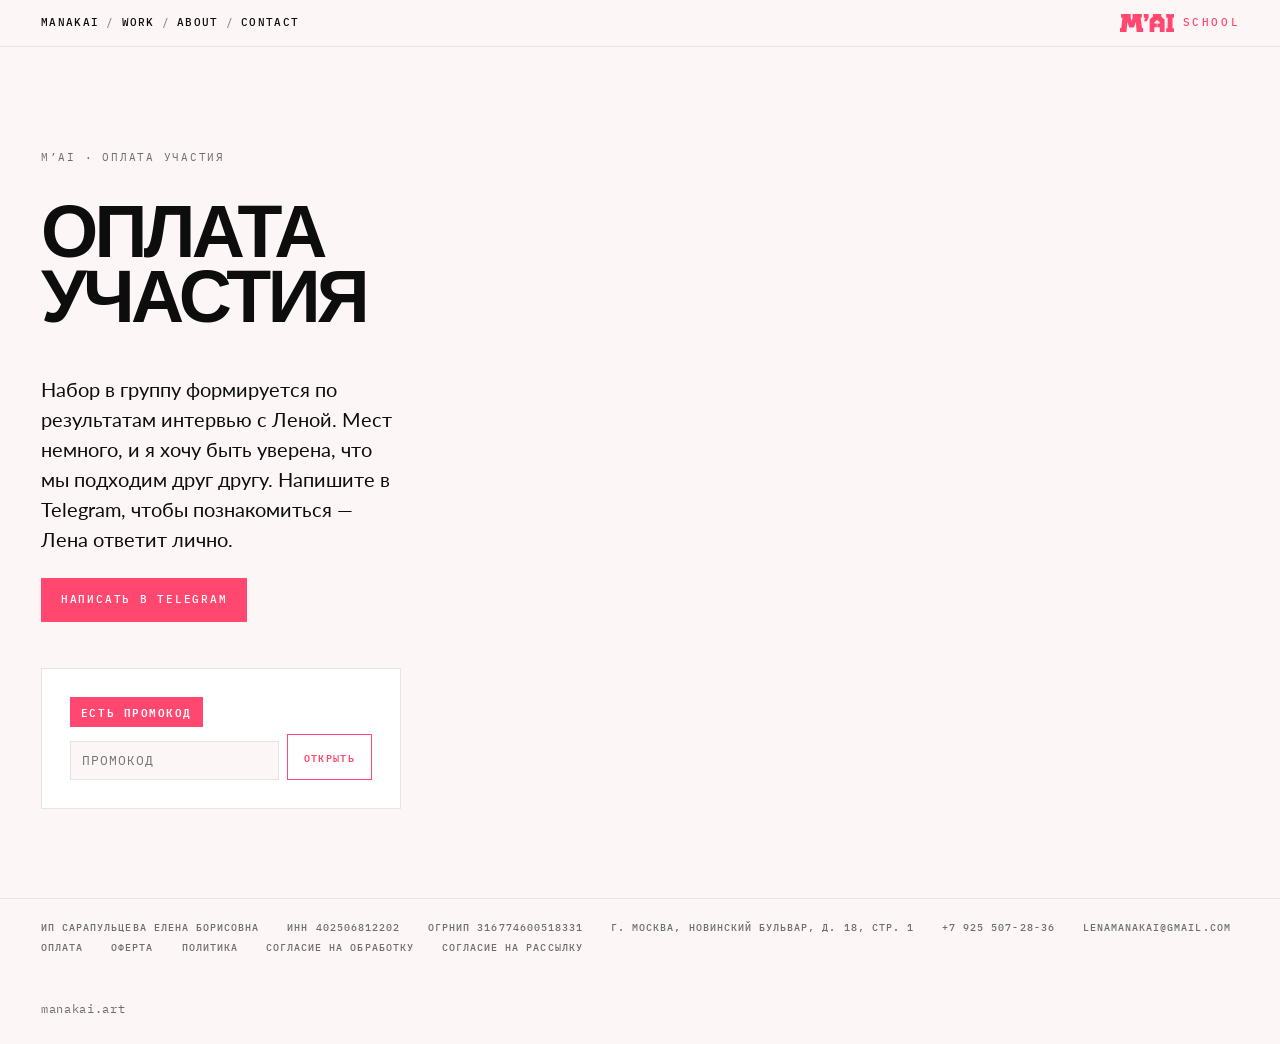
<file: pay.html>
<!doctype html>
<html lang="ru">
<head>
<meta charset="utf-8">
<script>document.documentElement.classList.add("gating");</script>
<meta name="viewport" content="width=device-width,initial-scale=1">
<title>Оплата — M’AI — MANAKAI</title>
<link rel="icon" href="favicon.svg" type="image/svg+xml">
<link rel="icon" href="favicon-32.png" sizes="32x32" type="image/png">
<link rel="apple-touch-icon" href="apple-touch-icon.png">
<meta property="og:type" content="website">
<meta property="og:site_name" content="MANAKAI">
<meta property="og:title" content="Оплата — M’AI — MANAKAI">
<meta property="og:description" content="Оплата участия в потоке 03 курса M’AI. Лена Манакай, manakai.art">
<meta property="og:url" content="https://manakai.art/pay">
<meta property="og:image" content="https://manakai.art/og-school.png">
<meta name="twitter:card" content="summary_large_image">
<meta name="description" content="Оплата участия в потоке 03 курса M’AI. Лена Манакай, manakai.art">
<meta name="robots" content="noindex">
<link rel="preconnect" href="https://fonts.googleapis.com">
<link rel="preconnect" href="https://fonts.gstatic.com" crossorigin>
<link rel="stylesheet" href="https://fonts.googleapis.com/css2?family=IBM+Plex+Mono:wght@400;500&family=Lato:wght@300;400&display=swap">
<link rel="stylesheet" href="style.css">
<style>
  .pay{display:grid;grid-template-columns:1.15fr .85fr;gap:clamp(26px,4vw,64px);
    margin-top:clamp(30px,5vw,60px);align-items:start;}
  @media (max-width:860px){ .pay{grid-template-columns:1fr;} }

  .tariffs{display:flex;flex-direction:column;gap:12px;}
  .tariff{border:1px solid var(--hair);background:var(--white);padding:clamp(16px,2.2vw,24px);
    display:block;cursor:pointer;transition:border-color .18s linear,background-color .18s linear;}
  .tariff:hover{border-color:var(--soft);}
  .tariff input{position:absolute;opacity:0;pointer-events:none;}
  .tariff.on{border-color:var(--mark);}
  .tariff .row{display:flex;align-items:baseline;justify-content:space-between;gap:14px;}
  .tariff .nm{font-family:var(--mono);font-size:12px;letter-spacing:.14em;text-transform:uppercase;font-weight:500;}
  .tariff .pr{font-family:var(--disp);font-weight:700;letter-spacing:-.03em;font-size:clamp(1.3rem,2.6vw,1.9rem);
    font-variant-numeric:tabular-nums;white-space:nowrap;}
  .tariff .ds{font-family:var(--text);font-weight:300;font-size:14px;line-height:1.55;
    color:var(--grey);margin-top:9px;max-width:46ch;}

  .facts{border-top:1px solid var(--hair);margin-top:clamp(26px,4vw,46px);}
  .facts div{display:grid;grid-template-columns:minmax(120px,32%) 1fr;gap:10px 18px;
    padding:11px 0;border-bottom:1px solid var(--hair);}
  .facts dt,.facts span.k{font-family:var(--mono);font-size:10px;letter-spacing:.13em;
    text-transform:uppercase;color:var(--grey);}
  .facts span.v{font-family:var(--text);font-weight:300;font-size:14.5px;line-height:1.5;}

  form{background:var(--white);border:1px solid var(--hair);padding:clamp(18px,2.4vw,28px);
    position:sticky;top:76px;}
  form label.fl{display:block;font-family:var(--mono);font-size:10px;letter-spacing:.13em;
    text-transform:uppercase;color:var(--grey);margin-top:16px;}
  form label.fl:first-of-type{margin-top:0;}
  form input[type=text],form input[type=email],form input[type=tel]{
    width:100%;margin-top:7px;padding:10px 11px;border:1px solid var(--hair);background:var(--paper);
    font-family:var(--mono);font-size:13px;color:var(--ink);}
  form input:focus{outline:none;border-color:var(--mark);}
  .agree{display:flex;gap:9px;align-items:flex-start;margin-top:17px;}
  .agree input{margin:2px 0 0;accent-color:var(--mark);width:15px;height:15px;flex:none;}
  .agree span{font-family:var(--text);font-weight:300;font-size:12.5px;line-height:1.5;color:var(--grey);}
  .agree a{color:var(--ink);text-decoration:underline;text-underline-offset:2px;}
  .total{display:flex;align-items:baseline;justify-content:space-between;gap:12px;
    margin-top:22px;padding-top:15px;border-top:1px solid var(--hair);}
  .total .k{font-family:var(--mono);font-size:10px;letter-spacing:.13em;text-transform:uppercase;color:var(--grey);}
  .total .v{font-family:var(--disp);font-weight:700;letter-spacing:-.03em;font-size:1.5rem;font-variant-numeric:tabular-nums;}
  button.go{width:100%;margin-top:16px;padding:14px;border:0;cursor:pointer;background:var(--mark);color:#fff;
    font-family:var(--mono);font-size:11px;letter-spacing:.16em;text-transform:uppercase;font-weight:500;
    transition:transform .12s ease-out;}
  button.go:active{transform:scale(.99);}
  button.go[disabled]{background:var(--soft);color:var(--ink);cursor:not-allowed;}
  .after{font-family:var(--text);font-weight:300;font-size:12px;line-height:1.5;color:var(--grey);margin-top:12px;}
  .ph{display:inline-block;border:1px solid var(--mark);color:var(--mark);padding:1px 6px;
    font-family:var(--mono);font-size:10px;letter-spacing:.08em;}
  .promo{margin-top:16px;}
  .promo .pl{display:inline-block;background:var(--mark);border:0;padding:7px 11px;cursor:default;font-family:var(--mono);
    font-size:11px;font-weight:600;letter-spacing:.14em;text-transform:uppercase;color:#fff;}
  .promo .pa{border-color:var(--mark)!important;color:var(--mark)!important;font-weight:600;}
  .promo .prow{display:flex;gap:8px;margin-top:8px;}
  .promo .prow[hidden]{display:none;}
  .promo input{flex:1;min-width:0;padding:10px 11px;border:1px solid var(--hair);background:var(--paper);
    font-family:var(--mono);font-size:13px;letter-spacing:.08em;text-transform:uppercase;color:var(--ink);}
  .promo input:focus{outline:none;border-color:var(--mark);}
  .promo .pa{flex:none;padding:0 14px;border:1px solid var(--ink);background:none;cursor:pointer;
    font-family:var(--mono);font-size:10px;letter-spacing:.13em;text-transform:uppercase;color:var(--ink);}
  .promo .pm{font-family:var(--text);font-weight:300;font-size:12.5px;line-height:1.5;margin-top:7px;color:var(--grey);}
  .promo .pm.ok{color:var(--mark);}
  .pr s,.total s{font-weight:400;color:var(--grey);text-decoration-thickness:1px;margin-right:.35em;font-size:.62em;letter-spacing:-.01em;}
  form input.bad{border-color:var(--mark);}
  .done h2{font-family:var(--disp);font-weight:700;letter-spacing:-.03em;font-size:1.6rem;line-height:1.1;}
  .done p{font-family:var(--text);font-weight:300;font-size:14px;line-height:1.55;color:var(--grey);margin-top:10px;}
  button.go.busy{background:var(--mark);color:#fff;cursor:progress;display:flex;align-items:center;justify-content:center;gap:10px;}
  button.go.busy::before{content:"";width:13px;height:13px;border:2px solid rgba(255,255,255,.35);border-top-color:#fff;
    border-radius:50%;animation:gospin .7s linear infinite;}
  @keyframes gospin{to{transform:rotate(360deg);}}
  html.gating .pay{visibility:hidden;}
  body.closed .pay{display:none;}
  .gate-closed{margin-top:clamp(26px,4vw,44px);max-width:40ch;}
  .gate-closed p{font-family:var(--text);font-weight:400;font-size:clamp(17px,1.7vw,20px);line-height:1.5;color:var(--ink);}
  .gate-closed .gc-btn{display:inline-flex;margin-top:24px;background:var(--mark);color:#fff;padding:14px 20px;
    font-family:var(--mono);font-size:11px;letter-spacing:.16em;text-transform:uppercase;font-weight:500;}
  .tariff[hidden]{display:none;}
  form.gc-code{margin-top:clamp(30px,4.5vw,46px);position:static;max-width:420px;}
  .gc-code label{display:inline-block;background:var(--mark);color:#fff;padding:7px 11px;font-family:var(--mono);
    font-size:11px;font-weight:600;letter-spacing:.14em;text-transform:uppercase;}
  .gc-code div{display:flex;gap:8px;margin-top:7px;max-width:380px;}
  .gc-code input{flex:1;min-width:0;padding:11px 12px;border:1px solid var(--hair);background:var(--white);
    font-family:var(--mono);font-size:13px;letter-spacing:.08em;text-transform:uppercase;color:var(--ink);}
  .gc-code input:focus{outline:none;border-color:var(--mark);}
  .gc-code button{flex:none;padding:0 16px;border:1px solid var(--mark);background:none;cursor:pointer;
    font-family:var(--mono);font-size:10px;font-weight:600;letter-spacing:.13em;text-transform:uppercase;color:var(--mark);}
  .gc-code[hidden]{display:none;}
</style>
<!-- Yandex.Metrika counter -->
<script type="text/javascript">
    (function(m,e,t,r,i,k,a){
        m[i]=m[i]||function(){(m[i].a=m[i].a||[]).push(arguments)};
        m[i].l=1*new Date();
        for (var j = 0; j < document.scripts.length; j++) {if (document.scripts[j].src === r) { return; }}
        k=e.createElement(t),a=e.getElementsByTagName(t)[0],k.async=1,k.src=r,a.parentNode.insertBefore(k,a)
    })(window, document,'script','https://mc.yandex.ru/metrika/tag.js?id=113769978', 'ym');

    ym(113769978, 'init', {ssr:true, webvisor:true, clickmap:true, ecommerce:"dataLayer", referrer: document.referrer, url: location.href, accurateTrackBounce:true, trackLinks:true});
</script>
<!-- /Yandex.Metrika counter -->
</head>
<body>
<noscript><div><img src="https://mc.yandex.ru/watch/113769978" style="position:absolute; left:-9999px;" alt="" /></div></noscript>

<header>
  <nav class="line mono">
    <a href="index.html">MANAKAI</a><span class="sl">/</span><a href="index.html#work">Work</a><span class="sl">/</span><a href="about.html">About</a><span class="sl">/</span><a href="index.html#contact">Contact</a>
  </nav>
  <span class="sp"></span>
  <a class="school" href="school.html" aria-label="M’AI School">
    <span class="mk"></span><span class="lb mono"><i>S</i><i>C</i><i>H</i><i>O</i><i>O</i><i>L</i></span>
  </a>
</header>

<main>
  <span class="kicker">M’AI · оплата участия</span>
  <h1 class="disp" id="ph">Оплата<br>участия</h1>
  <div class="gate-closed" id="gc" hidden>
    <p id="gct">Набор в группу формируется по результатам интервью с Леной. Мест немного, и я хочу быть уверена, что мы подходим друг другу. Напишите в Telegram, чтобы познакомиться — Лена ответит лично.</p>
    <a class="gc-btn" id="gcb" href="https://t.me/lenamanakai?text=%D0%97%D0%B4%D1%80%D0%B0%D0%B2%D1%81%D1%82%D0%B2%D1%83%D0%B9%D1%82%D0%B5%21%20%D0%A5%D0%BE%D1%87%D1%83%20%D0%BE%D0%BF%D0%BB%D0%B0%D1%82%D0%B8%D1%82%D1%8C%20%D1%83%D1%87%D0%B0%D1%81%D1%82%D0%B8%D0%B5%20%D0%B2%20M%E2%80%99AI" target="_blank" rel="noopener">Написать в Telegram</a>
    <form class="gc-code" id="gcf" autocomplete="off">
      <label for="gcc">Есть промокод</label>
      <div><input id="gcc" type="text" autocapitalize="characters" spellcheck="false" placeholder="Промокод"><button type="submit">Открыть</button></div>
    </form>
  </div>

  <div class="pay">
    <div>
      <div class="tariffs">
        <label class="tariff on">
          <input type="radio" name="tariff" value="standard" data-price="77000" checked>
          <span class="row"><span class="nm">Standard</span><span class="pr">77 000 ₽</span></span>
          <span class="ds">Состав пакета — в программе</span>
        </label>
        <label class="tariff">
          <input type="radio" name="tariff" value="vip" data-price="113000">
          <span class="row"><span class="nm">VIP</span><span class="pr">113 000 ₽</span></span>
          <span class="ds">Состав пакета — в программе</span>
        </label>
        <label class="tariff" hidden>
          <input type="radio" name="tariff" value="booking" data-price="5000">
          <span class="row"><span class="nm">Бронь места</span><span class="pr">5 000 ₽</span></span>
          <span class="ds">Предоплата, засчитывается в стоимость участия</span>
        </label>
      </div>

      <div class="promo" id="promo" hidden>
        <button type="button" class="pl" id="pt">Есть промокод</button>
        <div class="prow" id="pw">
          <input id="pc" type="text" autocomplete="off" autocapitalize="characters" spellcheck="false" aria-label="Промокод" placeholder="Промокод">
          <button type="button" class="pa" id="pa">Применить</button>
        </div>
        <p class="pm" id="pm"></p>
      </div>

      <dl class="facts">
        <div><dt>Услуга</dt><span class="v">Участие в онлайн-курсе M’AI (AI с Манакай)</span></div>
        <div><dt>Исполнитель</dt><span class="v">ИП Сарапульцева Елена Борисовна</span></div>
        <div><dt>Формат</dt><span class="v">Онлайн, группа до 10 человек, занятия ведёт Лена Манакай</span></div>
        <div><dt>Оплата</dt><span class="v">Банковской картой на защищённой странице банка-эквайера. Данные карты на manakai.art не вводятся и не хранятся.</span></div>
        <div><dt>Чек</dt><span class="v">Электронный кассовый чек приходит на указанную почту после оплаты</span></div>
        <div><dt>Доступ</dt><span class="v">Ссылка на участие приходит в течение двух рабочих дней после оплаты</span></div>
        <div><dt>Возврат</dt><span class="v">По заявлению на lenamanakai@gmail.com. Условия и сроки — в <a href="offer.html" style="text-decoration:underline;text-underline-offset:2px;">оферте</a>.</span></div>
      </dl>
    </div>

    <form id="f" action="#" method="post" novalidate>
      <label class="fl" for="nm">Имя и фамилия</label>
      <input id="nm" name="name" type="text" autocomplete="name" required>

      <label class="fl" for="em">Почта для чека и доступа</label>
      <input id="em" name="email" type="email" autocomplete="email" inputmode="email" required>

      <label class="fl" for="tl">Телефон</label>
      <input id="tl" name="phone" type="tel" autocomplete="tel" inputmode="tel" required>

      <label class="agree">
        <input type="checkbox" id="c1" required>
        <span>Соглашаюсь с условиями <a href="offer.html">публичной оферты</a></span>
      </label>
      <label class="agree">
        <input type="checkbox" id="c2" required>
        <span>Даю <a href="consent.html">согласие на обработку персональных данных</a> в соответствии с <a href="privacy.html">политикой</a></span>
      </label>

      <label class="agree">
        <input type="checkbox" id="c3">
        <span>Хочу получать письма о новых потоках — <a href="newsletter.html">согласие на рассылку</a>, отписаться можно в один клик</span>
      </label>

      <div class="total"><span class="k">К оплате</span><span class="v"><s id="old" hidden></s><span id="sum">77 000 ₽</span></span></div>
      <button class="go" type="submit">Перейти к оплате</button>
      <p class="after">Оплата проходит на странице банка. После оплаты вы вернётесь на manakai.art.</p>
    </form>
  </div>
</main>

<section class="legal">
  <span>ИП Сарапульцева Елена Борисовна</span>
  <span>ИНН 402506812202</span>
  <span>ОГРНИП 316774600518331</span>
  <span>г. Москва, Новинский бульвар, д. 18, стр. 1</span>
  <a href="tel:+79255072836">+7 925 507-28-36</a>
  <a href="mailto:lenamanakai@gmail.com">lenamanakai@gmail.com</a>
  <a href="pay.html">Оплата</a>  <a href="offer.html">Оферта</a>  <a href="privacy.html">Политика</a>  <a href="consent.html">Согласие на обработку</a>  <a href="newsletter.html">Согласие на рассылку</a>
</section>

<footer>
  <span class="cap">manakai.art</span>
</footer>

<script>
(function(){
  /* Адрес функции оплаты в Яндекс Облаке. Пусто — оплата ещё не подключена */
  var PAY_API = "https://functions.yandexcloud.net/d4erph8dmv5uremr5sa0";

  var f=document.getElementById("f"), go=f.querySelector("button.go");
  var sum=document.getElementById("sum"), old=document.getElementById("old");
  var radios=[].slice.call(document.querySelectorAll('.tariff input[type=radio]'));
  var qs=new URLSearchParams(location.search);
  var promo={code:"", totals:{}}; /* totals: {standard: 65450, vip: 96050} */

  /* ---------- доступ: страница открывается только по личной ссылке ---------- */
  var html=document.documentElement, gc=document.getElementById("gc"), gct=document.getElementById("gct"),
      gcb=document.getElementById("gcb"), ph=document.getElementById("ph");
  var BOOKING = qs.get("product")==="booking";
  document.getElementById("gcf").addEventListener("submit", function(e){
    e.preventDefault();
    var c=document.getElementById("gcc").value.trim().toUpperCase().replace(/[^A-Z0-9_]/g,"");
    if(c) location.href="pay.html?promo="+encodeURIComponent(c);
  });
  function closeView(title, text, hideBtn){
    html.classList.remove("gating"); document.body.classList.add("closed");
    document.getElementById("gcf").hidden = !!(qs.get("paid")||qs.get("fail"));
    if(title) ph.innerHTML=title;
    gct.textContent=text; gc.hidden=false; if(hideBtn) gcb.hidden=true;
  }
  var opened=false;
  function openView(info){
    if(opened) return; opened=true;
    var bk=radios.filter(function(r){ return r.value==="booking"; })[0];
    if(bk && info && info.bookingPrice){ bk.dataset.price=info.bookingPrice; }
    if(bk && !BOOKING){
      bk.closest(".tariff").hidden=false;
      /* бронь: промокод к ней не применяется — прячем поле, пока выбрана бронь */
      radios.forEach(function(r){ r.addEventListener("change", function(){
        var pb=document.getElementById("promo"); pb.style.display = bk.checked ? "none" : "";
      }); });
      apply();
    }
    if(BOOKING){
      radios.forEach(function(r){ var l=r.closest(".tariff"); l.hidden = r.value!=="booking"; r.checked = r.value==="booking"; });
      var b=radios.filter(function(r){ return r.value==="booking"; })[0];
      if(b && info && info.bookingPrice){ b.dataset.price=info.bookingPrice; }
      document.querySelector("main .kicker").textContent="M’AI · бронь места";
      ph.innerHTML="Бронь<br>места";
      document.getElementById("promo").hidden=true; document.getElementById("promo").style.display="none";
      apply();
    }
    html.classList.remove("gating");
  }
  if(qs.get("paid")){
    var ord=(qs.get("o")||"").replace(/[^A-Za-z0-9-]/g,"");
    document.querySelector("main .kicker").textContent="M’AI"+(ord?" · заказ № "+ord:"");
    closeView(BOOKING?"Место<br>забронировано":"Добро пожаловать<br>в M’AI",
      (BOOKING
        ? "Бронь оплачена, электронный чек придёт отдельным письмом. Место за вами. В течение двух рабочих дней я напишу вам в Telegram или на почту: расскажу о старте потока и о том, как оплатить остаток. "
        : "Оплата прошла, электронный чек придёт отдельным письмом. В течение двух рабочих дней я напишу вам в Telegram или на почту: расскажу о старте потока и пришлю всё необходимое. ")+
      "Если хотите раньше — напишите мне, в рабочее время я всегда на связи. Письмо с подтверждением придёт на почту — если его нет во входящих, проверьте папку «Спам»", false);
    gcb.href="https://t.me/lenamanakai?text="+encodeURIComponent("Здравствуйте! Я оплатил(а) "+(BOOKING?"бронь места":"участие")+" в M’AI"+(ord?", заказ № "+ord:""));
    return;
  }
  if(qs.get("fail")){ closeView("Не получилось<br>оплатить", "Можно попробовать ещё раз по той же ссылке или написать в Telegram", false); return; }
  if(!qs.get("k") && !qs.get("promo")){ closeView(null, "Набор в группу формируется по результатам интервью с Леной. Мест немного, и я хочу быть уверена, что мы подходим друг другу. Напишите в Telegram, чтобы познакомиться — Лена ответит лично.", false); return; }
  /* страница открывается сразу, проверка ссылки идёт параллельно — без ожидания */
  openView(null);
  fetch(PAY_API+"?a=access&k="+encodeURIComponent(qs.get("k")||"")+"&c="+encodeURIComponent(qs.get("promo")||""))
    .then(function(r){ return r.json(); })
    .then(function(r){ if(r.ok){ var bk=radios.filter(function(x){ return x.value==="booking"; })[0];
        if(bk && r.bookingPrice && +bk.dataset.price!==+r.bookingPrice){ bk.dataset.price=r.bookingPrice; apply(); } }
      else closeView(null, qs.get("promo") ? "Промокод не подошёл или закончился. Напишите в Telegram" : "Ссылка больше не действует. Напишите в Telegram, пришлю новую", false); })
    .catch(function(){});

  function fmt(n){ return n.toString().replace(/\B(?=(\d{3})+(?!\d))/g," ")+" ₽"; }
  function cur(){ var r=radios.filter(function(x){return x.checked;})[0]; return r||radios[0]; }

  function note(html, strong){
    var n=document.getElementById("paynote");
    if(!n){ n=document.createElement("p"); n.id="paynote"; n.className="after"; go.parentNode.insertBefore(n, go.nextSibling); }
    n.style.color=strong?"var(--ink)":"";
    n.innerHTML=html;
  }
  var TG='<a href="https://t.me/lenamanakai" target="_blank" rel="noopener" style="text-decoration:underline;text-underline-offset:2px;">Telegram</a>';

  function apply(){
    radios.forEach(function(r){
      var card=r.closest(".tariff"), pr=card.querySelector(".pr"), base=+r.dataset.price, t=promo.totals[r.value];
      card.classList.toggle("on", r.checked);
      pr.innerHTML = (t && t<base) ? "<s>"+fmt(base)+"</s>"+fmt(t) : fmt(base);
    });
    var r=cur(), base=+r.dataset.price, t=promo.totals[r.value];
    if(t && t<base){ old.textContent=fmt(base); old.hidden=false; sum.textContent=fmt(t); }
    else { old.hidden=true; sum.textContent=fmt(base); }
  }
  radios.forEach(function(r){ r.addEventListener("change", function(){ apply(); promoMsg(); }); });

  /* тариф из ссылки: pay.html?tariff=vip */
  if(qs.get("tariff")){ radios.forEach(function(r){ r.checked=(r.value===qs.get("tariff")); }); if(!cur().checked) radios[0].checked=true; }
  apply();

  /* кнопка активна только после обязательных галочек */
  var req=[document.getElementById("c1"), document.getElementById("c2")];
  function gate(){ go.disabled = !req.every(function(c){ return c && c.checked; }); }
  req.forEach(function(c){ if(c) c.addEventListener("change", gate); });
  gate();

  /* ---------- промокод ---------- */
  var box=document.getElementById("promo"), pt=document.getElementById("pt"), pw=document.getElementById("pw"),
      pc=document.getElementById("pc"), pa=document.getElementById("pa"), pm=document.getElementById("pm");
  var lastErr="", lastInfo=null;

  function untilText(d){
    if(!d) return "";
    var m=["января","февраля","марта","апреля","мая","июня","июля","августа","сентября","октября","ноября","декабря"];
    var p=String(d).split("-"); return " · до "+(+p[2])+" "+m[+p[1]-1];
  }
  function promoMsg(){
    pm.className="pm";
    if(!promo.code){ pm.textContent=lastErr; return; }
    var t=promo.totals[cur().value];
    if(t){ pm.className="pm ok"; pm.textContent="Промокод "+promo.code+" применён"+(lastInfo?(" · скидка "+(/%$/.test(lastInfo.off)?lastInfo.off:fmt(+lastInfo.off))+untilText(lastInfo.until)):""); }
    else { pm.textContent="Промокод "+promo.code+" не действует для этого тарифа"; }
  }
  function getQuote(p, c){
    return fetch(PAY_API+"?a=promo&p="+encodeURIComponent(p)+"&c="+encodeURIComponent(c)).then(function(r){ return r.json(); });
  }
  function applyPromo(){
    var c=pc.value.trim().toUpperCase();
    lastErr=""; lastInfo=null;
    if(!c){ promo={code:"",totals:{}}; apply(); promoMsg(); return; }
    pa.disabled=true; pm.className="pm"; pm.textContent="Проверяем…";
    Promise.all(radios.map(function(r){ return getQuote(r.value, c); })).then(function(res){
      var totals={}, err="";
      res.forEach(function(q,i){ if(q.promo){ totals[radios[i].value]=q.total; lastInfo=q.promo; } else if(q.promoError) err=err||q.promoError; });
      if(Object.keys(totals).length){ promo={code:c, totals:totals}; }
      else { promo={code:"",totals:{}}; lastErr=err||"Промокод не подошёл"; }
      apply(); promoMsg();
    }).catch(function(){ pm.textContent="Не получилось проверить промокод, попробуйте ещё раз"; })
      .then(function(){ pa.disabled=false; });
  }
  if(PAY_API){
    box.hidden=false;
    pa.addEventListener("click", applyPromo);
    pc.addEventListener("keydown", function(e){ if(e.key==="Enter"){ e.preventDefault(); applyPromo(); } });
    /* промокод из ссылки: pay.html?promo=WEBINAR */
    if(qs.get("promo")){ pw.hidden=false; pc.value=qs.get("promo"); applyPromo(); }
  }

  /* ---------- отправка ---------- */
  var fields={name:document.getElementById("nm"), email:document.getElementById("em"), phone:document.getElementById("tl")};
  Object.keys(fields).forEach(function(k){ fields[k].addEventListener("input", function(){ fields[k].classList.remove("bad"); }); });

  f.addEventListener("submit", function(e){
    e.preventDefault();
    if(!PAY_API){
      go.textContent="Coming soon"; go.disabled=true;
      note('Оплата на сайте откроется в ближайшие дни. Забронировать место можно в '+TG, true);
      return;
    }
    var bad=null;
    if(!fields.name.value.trim()) bad=bad||fields.name;
    if(!/^[^\s@]+@[^\s@]+\.[^\s@]+$/.test(fields.email.value.trim())) bad=bad||fields.email;
    if(fields.phone.value.replace(/\D/g,"").length<10) bad=bad||fields.phone;
    if(bad){
      bad.classList.add("bad"); bad.focus();
      note(bad===fields.name?"Укажите имя и фамилию":bad===fields.email?"Проверьте почту — на неё придёт чек":"Проверьте телефон", true);
      return;
    }
    go.disabled=true; var label=go.textContent; go.textContent="Переходим к оплате"; go.classList.add("busy");
    var body={
      product:cur().value, promo:promo.totals[cur().value]?promo.code:"",
      name:fields.name.value.trim(), email:fields.email.value.trim(), phone:fields.phone.value.trim(),
      offer:document.getElementById("c1").checked, consent:document.getElementById("c2").checked,
      news:document.getElementById("c3").checked
    };
    fetch(PAY_API+"?a=init", {method:"POST", headers:{"Content-Type":"text/plain"}, body:JSON.stringify(body)})
      .then(function(r){ return r.json(); })
      .then(function(r){
        if(r.ok && r.url){ location.href=r.url; return; }
        if(r.field && fields[r.field]) fields[r.field].classList.add("bad");
        note((r.error||"Не получилось создать платёж")+'. Если повторится — напишите в '+TG, true);
        go.disabled=false; go.textContent=label; go.classList.remove("busy");
      })
      .catch(function(){
        note('Не получилось связаться с банком. Попробуйте ещё раз через минуту или напишите в '+TG, true);
        go.disabled=false; go.textContent=label; go.classList.remove("busy");
      });
  });
})();
</script>

</body>
</html>
</file>
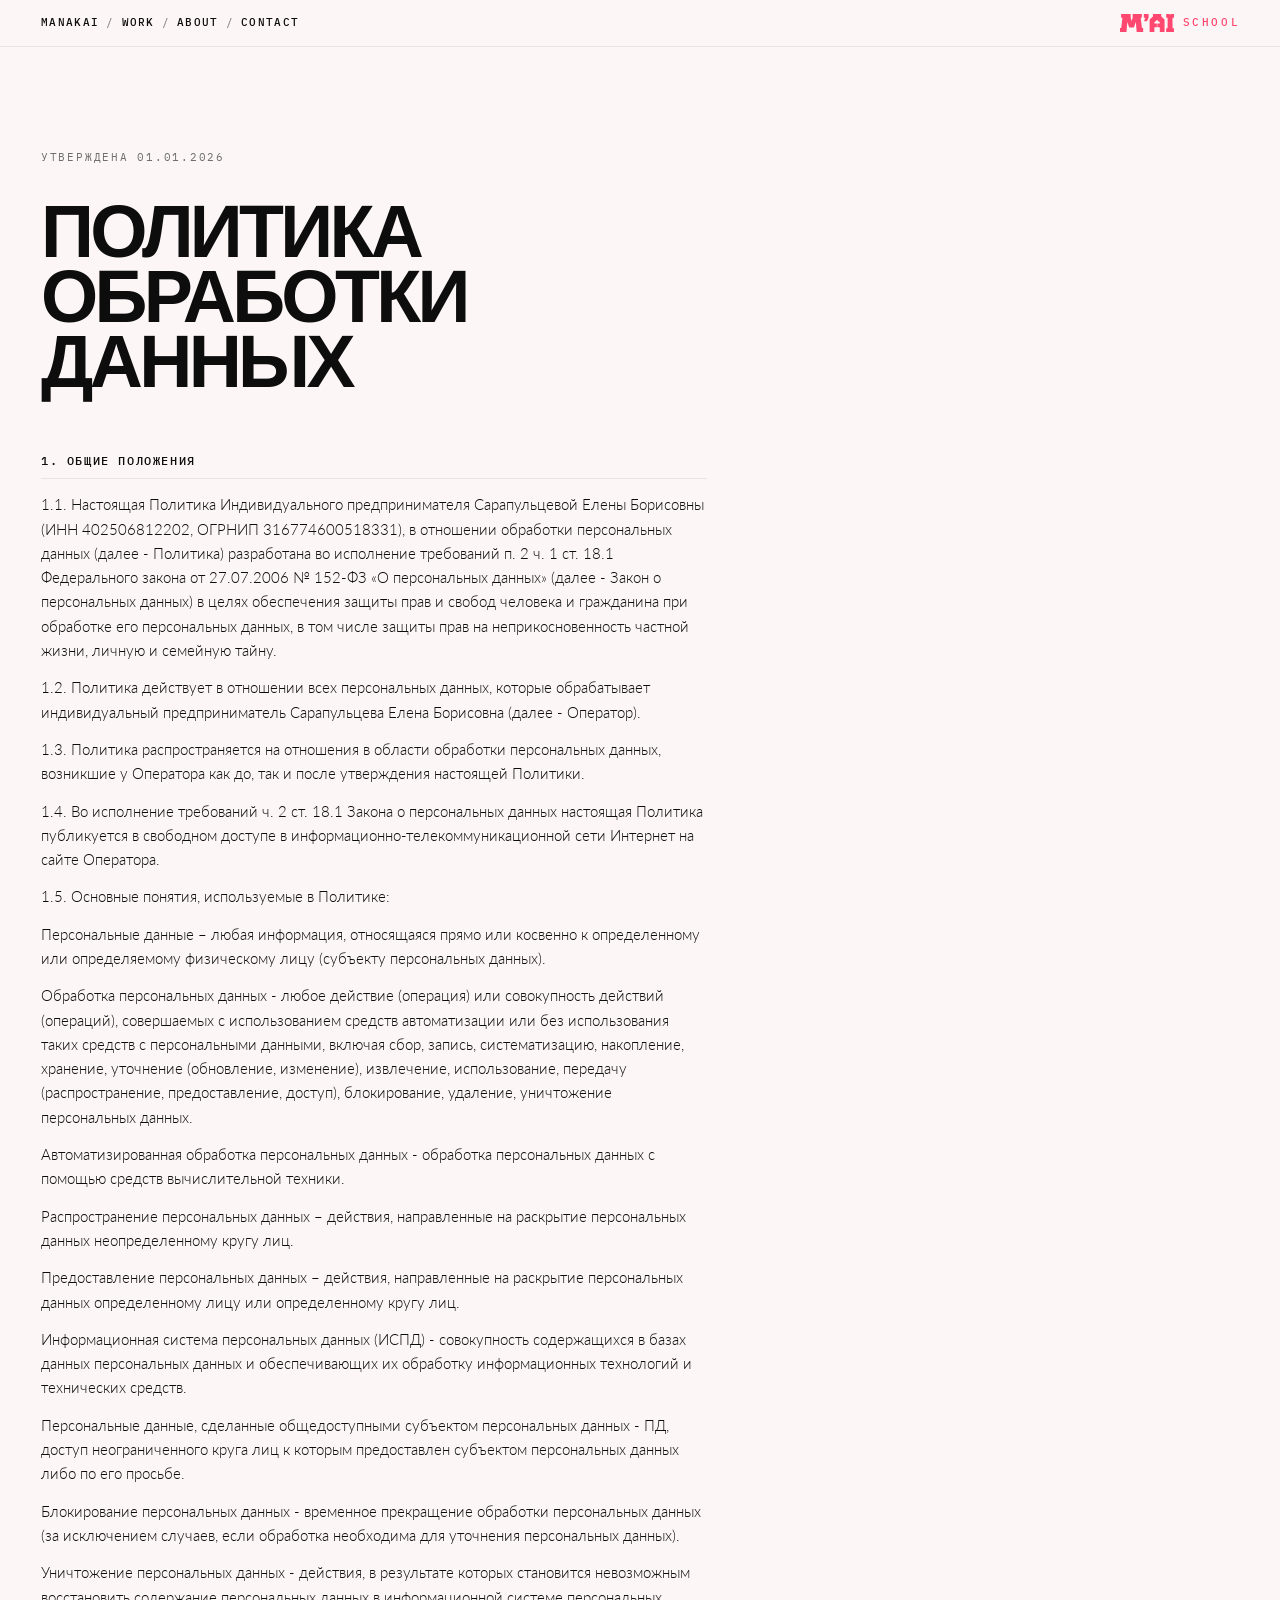
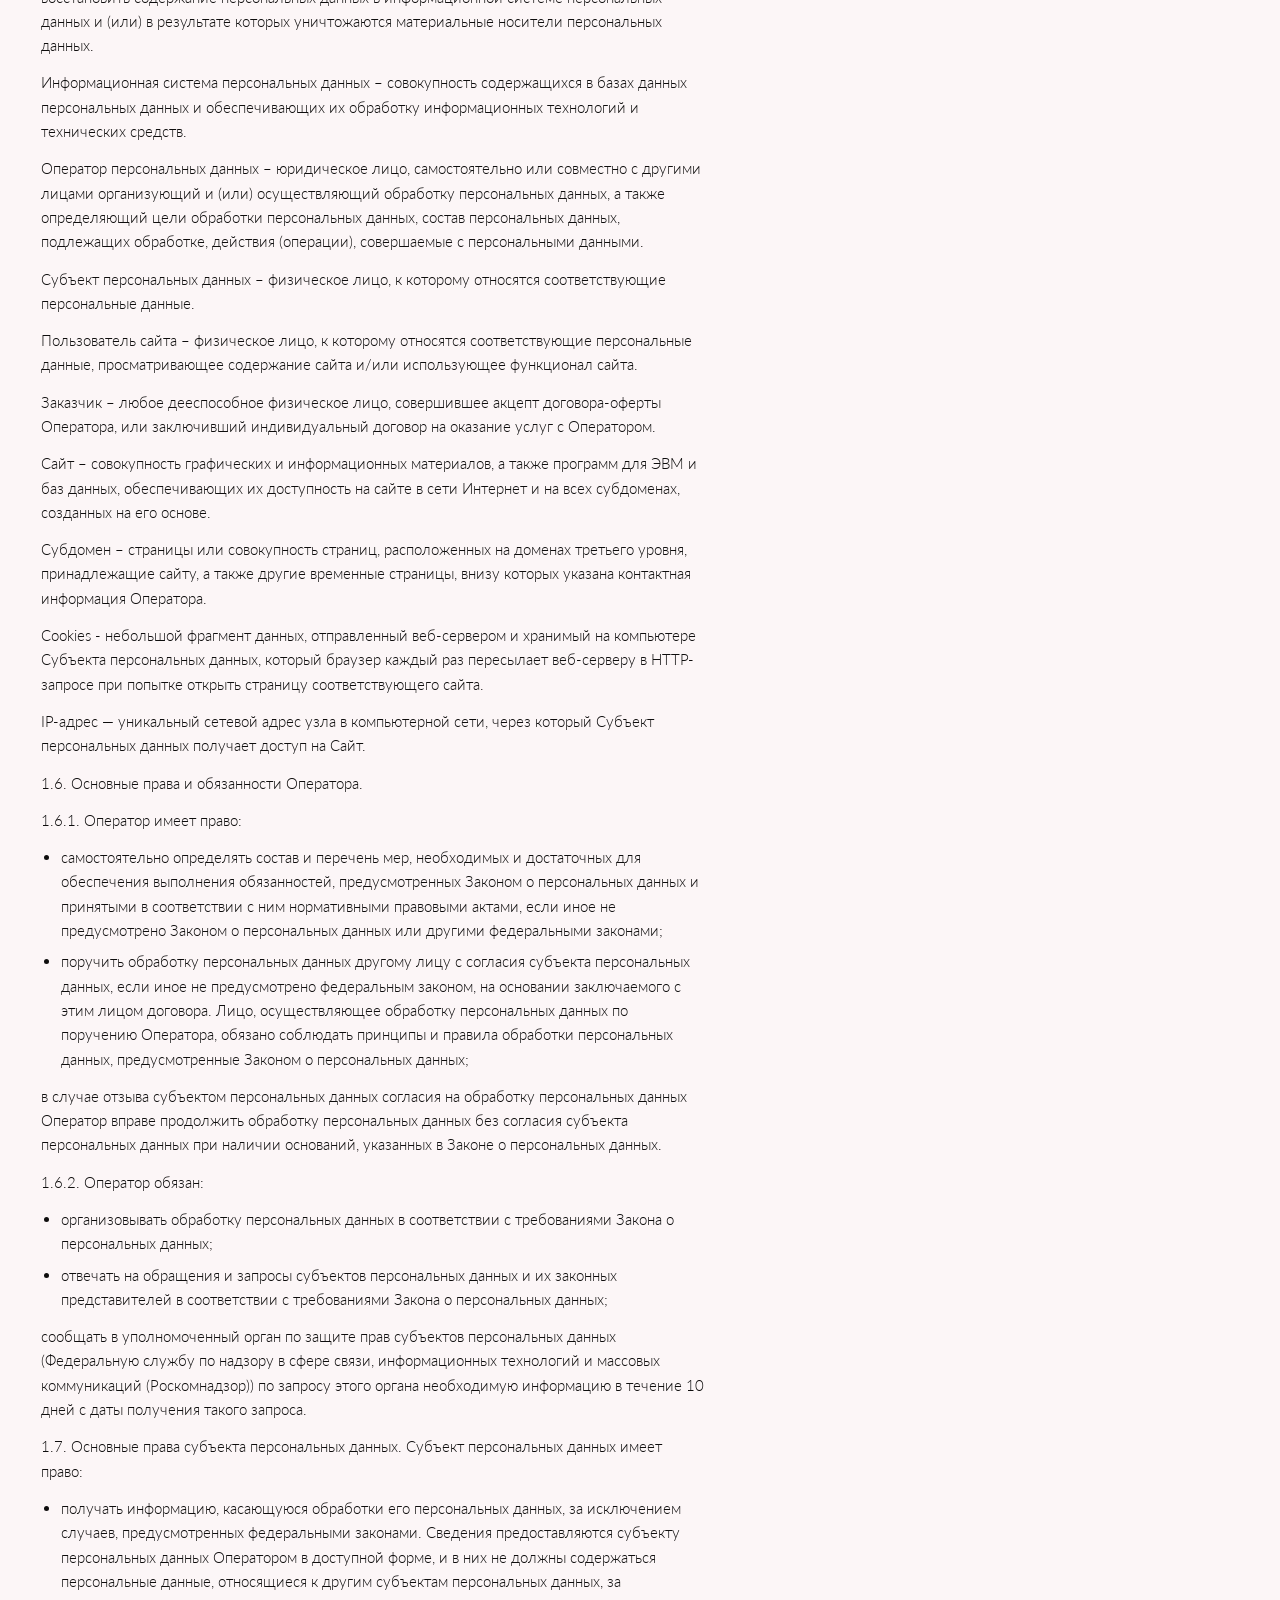
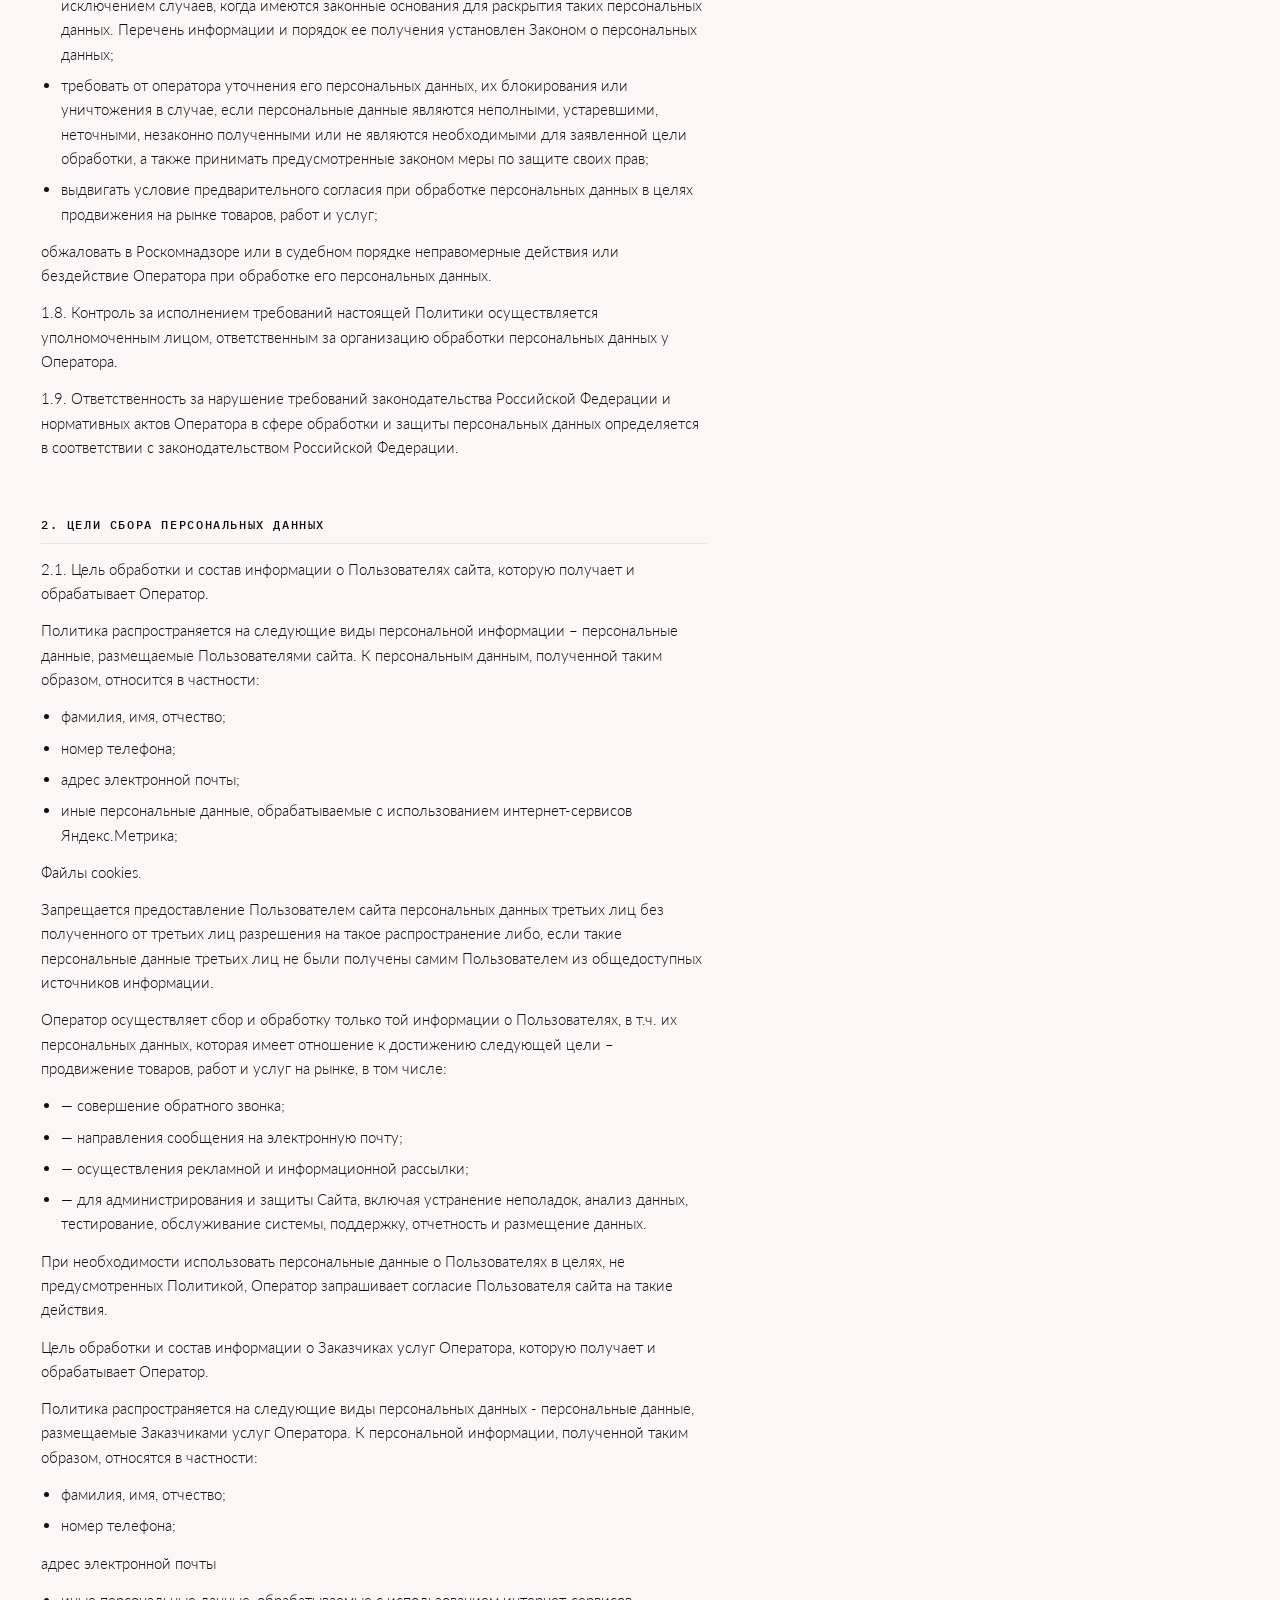
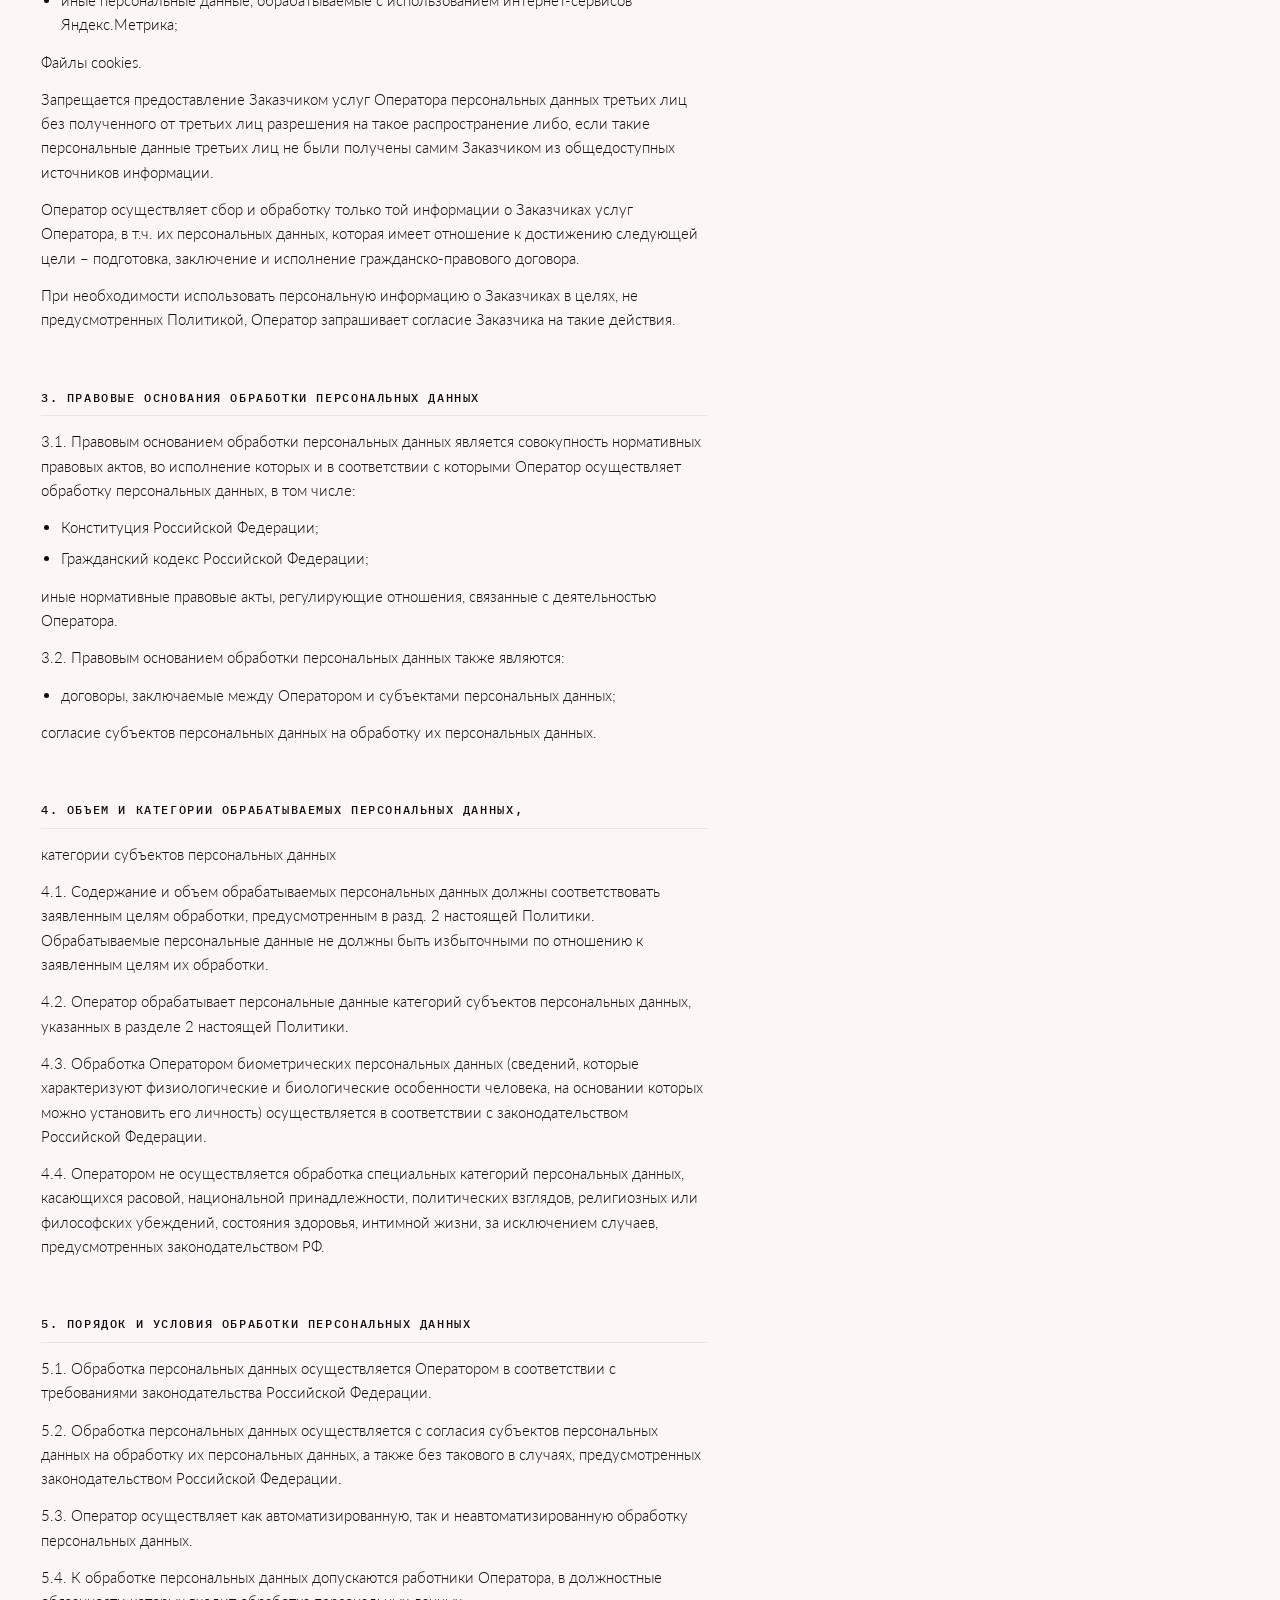
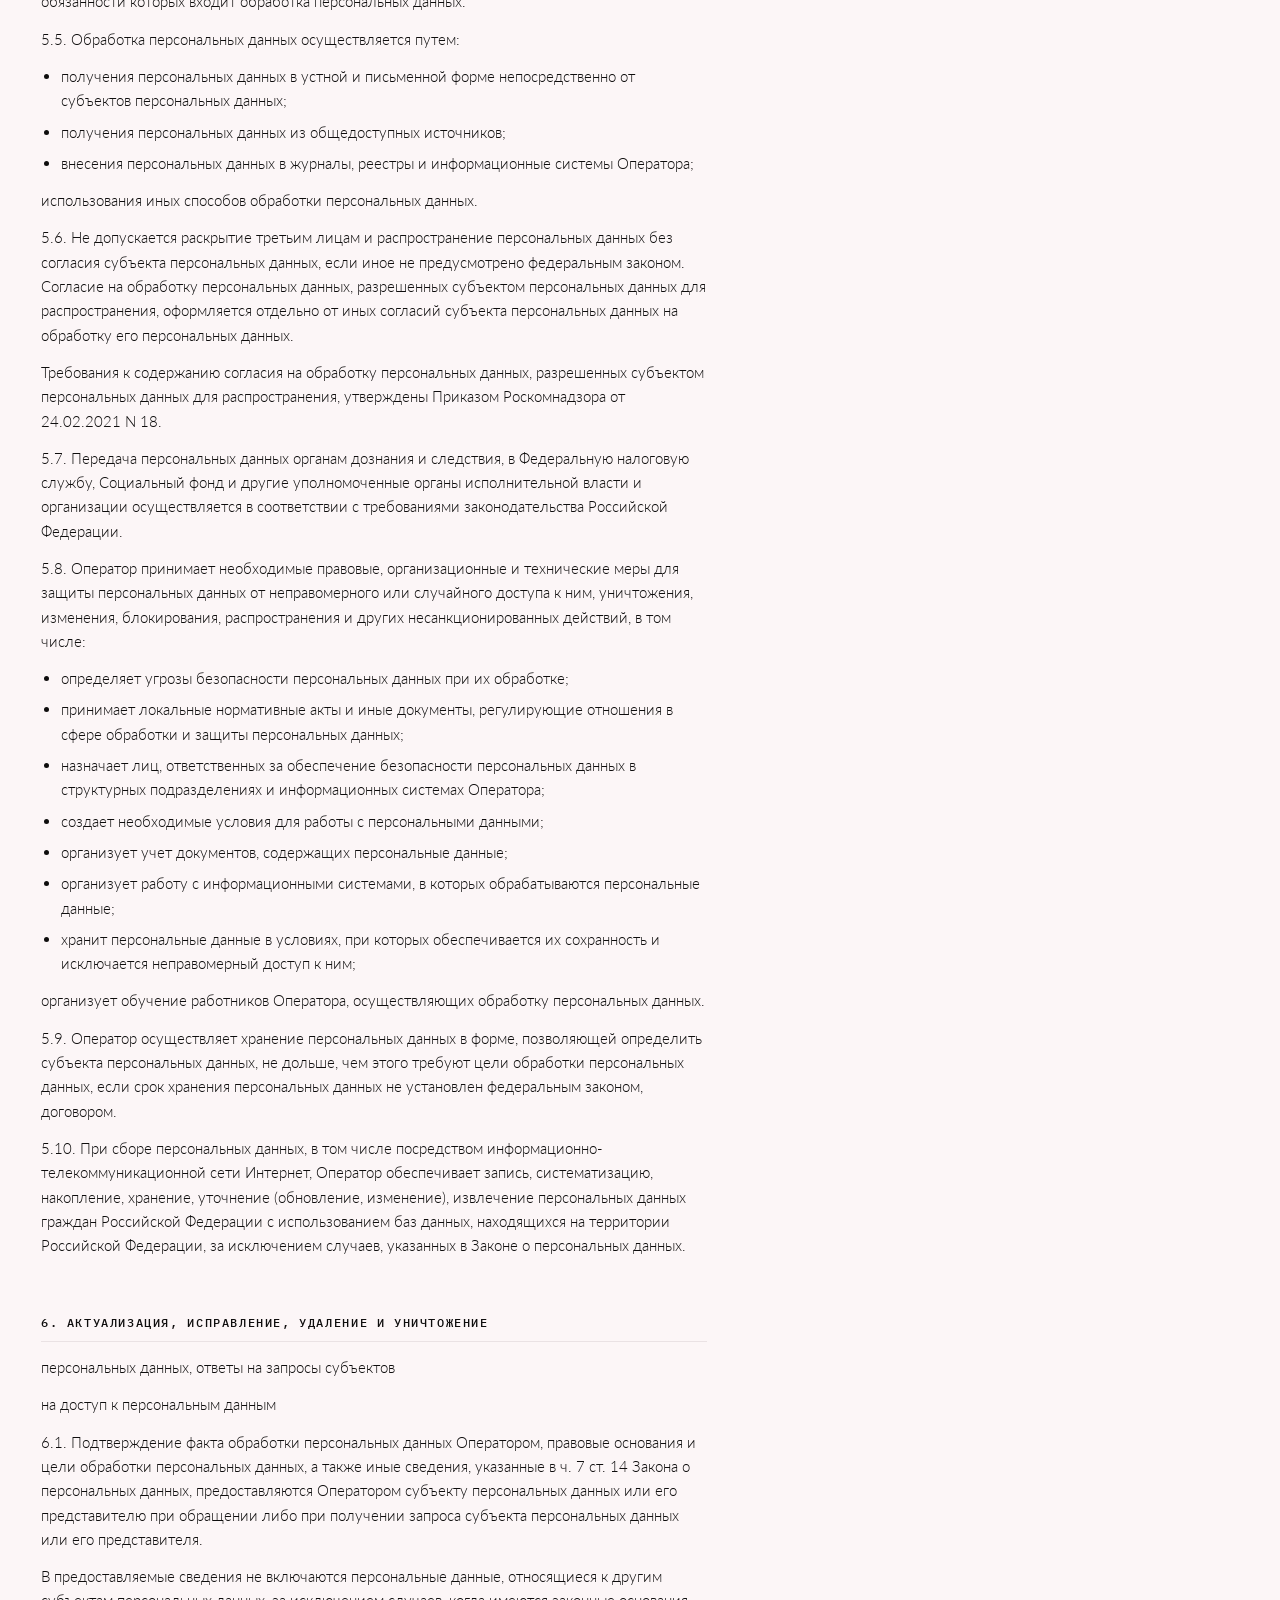
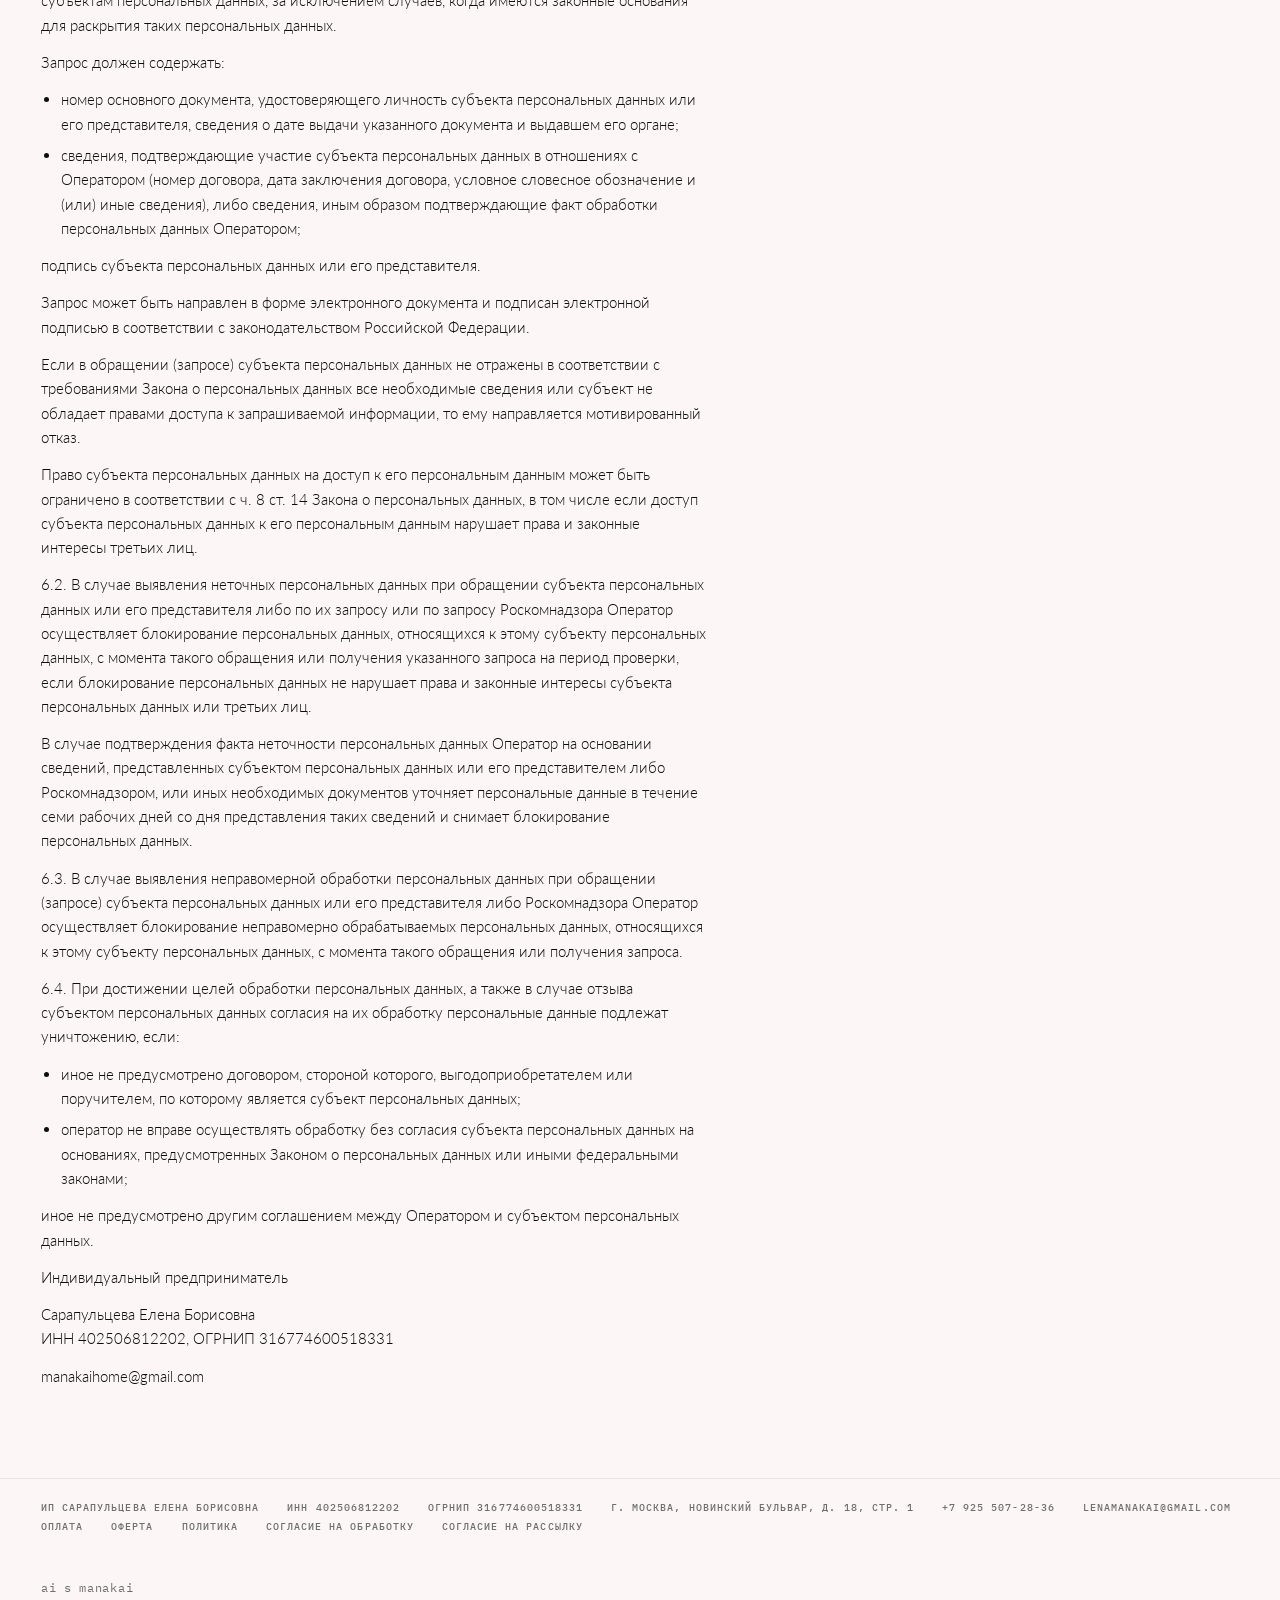
<file: privacy.html>
<!doctype html>
<html lang="ru">
<head>
<meta charset="utf-8">
<meta name="viewport" content="width=device-width,initial-scale=1">
<title>Политика обработки персональных данных — MANAKAI</title>
<link rel="icon" href="favicon.svg" type="image/svg+xml">
<link rel="icon" href="favicon-32.png" sizes="32x32" type="image/png">
<link rel="apple-touch-icon" href="apple-touch-icon.png">
<meta property="og:type" content="website">
<meta property="og:site_name" content="MANAKAI">
<meta property="og:title" content="Политика обработки персональных данных — MANAKAI">
<meta property="og:description" content="Политика обработки персональных данных. ИП Сарапульцева Е. Б., manakai.art">
<meta property="og:url" content="https://manakai.art/privacy">
<meta property="og:image" content="https://manakai.art/og-main.jpg?v=2">
<meta name="twitter:card" content="summary_large_image">
<meta name="description" content="Политика обработки персональных данных. ИП Сарапульцева Е. Б., manakai.art">
<link rel="preconnect" href="https://fonts.googleapis.com">
<link rel="preconnect" href="https://fonts.gstatic.com" crossorigin>
<link rel="stylesheet" href="https://fonts.googleapis.com/css2?family=IBM+Plex+Mono:wght@400;500&family=Lato:wght@300;400&display=swap">
<link rel="stylesheet" href="style.css">
<!-- Yandex.Metrika counter -->
<script type="text/javascript">
    (function(m,e,t,r,i,k,a){
        m[i]=m[i]||function(){(m[i].a=m[i].a||[]).push(arguments)};
        m[i].l=1*new Date();
        for (var j = 0; j < document.scripts.length; j++) {if (document.scripts[j].src === r) { return; }}
        k=e.createElement(t),a=e.getElementsByTagName(t)[0],k.async=1,k.src=r,a.parentNode.insertBefore(k,a)
    })(window, document,'script','https://mc.yandex.ru/metrika/tag.js?id=113769978', 'ym');

    ym(113769978, 'init', {ssr:true, webvisor:true, clickmap:true, ecommerce:"dataLayer", referrer: document.referrer, url: location.href, accurateTrackBounce:true, trackLinks:true});
</script>
<!-- /Yandex.Metrika counter -->
</head>
<body>
<noscript><div><img src="https://mc.yandex.ru/watch/113769978" style="position:absolute; left:-9999px;" alt="" /></div></noscript>

<header>
  <nav class="line mono">
    <a href="index.html">MANAKAI</a><span class="sl">/</span><a href="index.html#work">Work</a><span class="sl">/</span><a href="about.html">About</a><span class="sl">/</span><a href="index.html#contact">Contact</a>
  </nav>
  <span class="sp"></span>
  <a class="school" href="school.html" aria-label="M’AI School">
    <span class="mk"></span><span class="lb mono"><i>S</i><i>C</i><i>H</i><i>O</i><i>O</i><i>L</i></span>
  </a>
</header>

<main>
  <span class="kicker">Утверждена 01.01.2026</span>
  <h1 class="disp">Политика<br>обработки<br>данных</h1>
  <div class="doc">
    <h2>1. Общие положения</h2>
    <p>1.1. Настоящая Политика Индивидуального предпринимателя Сарапульцевой Елены Борисовны (ИНН 402506812202, ОГРНИП 316774600518331), в отношении обработки персональных данных (далее - Политика) разработана во исполнение требований п. 2 ч. 1 ст. 18.1 Федерального закона от 27.07.2006 № 152-ФЗ «О персональных данных» (далее - Закон о персональных данных) в целях обеспечения защиты прав и свобод человека и гражданина при обработке его персональных данных, в том числе защиты прав на неприкосновенность частной жизни, личную и семейную тайну.</p>
    <p>1.2. Политика действует в отношении всех персональных данных, которые обрабатывает индивидуальный предприниматель Сарапульцева Елена Борисовна (далее - Оператор).</p>
    <p>1.3. Политика распространяется на отношения в области обработки персональных данных, возникшие у Оператора как до, так и после утверждения настоящей Политики.</p>
    <p>1.4. Во исполнение требований ч. 2 ст. 18.1 Закона о персональных данных настоящая Политика публикуется в свободном доступе в информационно-телекоммуникационной сети Интернет на сайте Оператора.</p>
    <p>1.5. Основные понятия, используемые в Политике:</p>
    <p>Персональные данные – любая информация, относящаяся прямо или косвенно к определенному или определяемому физическому лицу (субъекту персональных данных).</p>
    <p>Обработка персональных данных - любое действие (операция) или совокупность действий (операций), совершаемых с использованием средств автоматизации или без использования таких средств с персональными данными, включая сбор, запись, систематизацию, накопление, хранение, уточнение (обновление, изменение), извлечение, использование, передачу (распространение, предоставление, доступ), блокирование, удаление, уничтожение персональных данных.</p>
    <p>Автоматизированная обработка персональных данных - обработка персональных данных с помощью средств вычислительной техники.</p>
    <p>Распространение персональных данных – действия, направленные на раскрытие персональных данных неопределенному кругу лиц.</p>
    <p>Предоставление персональных данных – действия, направленные на раскрытие персональных данных определенному лицу или определенному кругу лиц.</p>
    <p>Информационная система персональных данных (ИСПД) - совокупность содержащихся в базах данных персональных данных и обеспечивающих их обработку информационных технологий и технических средств.</p>
    <p>Персональные данные, сделанные общедоступными субъектом персональных данных - ПД, доступ неограниченного круга лиц к которым предоставлен субъектом персональных данных либо по его просьбе.</p>
    <p>Блокирование персональных данных - временное прекращение обработки персональных данных (за исключением случаев, если обработка необходима для уточнения персональных данных).</p>
    <p>Уничтожение персональных данных - действия, в результате которых становится невозможным восстановить содержание персональных данных в информационной системе персональных данных и (или) в результате которых уничтожаются материальные носители персональных данных.</p>
    <p>Информационная система персональных данных – совокупность содержащихся в базах данных персональных данных и обеспечивающих их обработку информационных технологий и технических средств.</p>
    <p>Оператор персональных данных – юридическое лицо, самостоятельно или совместно с другими лицами организующий и (или) осуществляющий обработку персональных данных, а также определяющий цели обработки персональных данных, состав персональных данных, подлежащих обработке, действия (операции), совершаемые с персональными данными.</p>
    <p>Субъект персональных данных – физическое лицо, к которому относятся соответствующие персональные данные.</p>
    <p>Пользователь сайта – физическое лицо, к которому относятся соответствующие персональные данные, просматривающее содержание сайта и/или использующее функционал сайта.</p>
    <p>Заказчик – любое дееспособное физическое лицо, совершившее акцепт договора-оферты Оператора, или заключивший индивидуальный договор на оказание услуг с Оператором.</p>
    <p>Сайт – совокупность графических и информационных материалов, а также программ для ЭВМ и баз данных, обеспечивающих их доступность на сайте в сети Интернет и на всех субдоменах, созданных на его основе.</p>
    <p>Субдомен – страницы или совокупность страниц, расположенных на доменах третьего уровня, принадлежащие сайту, а также другие временные страницы, внизу которых указана контактная информация Оператора.</p>
    <p>Cookies - небольшой фрагмент данных, отправленный веб-сервером и хранимый на компьютере Субъекта персональных данных, который браузер каждый раз пересылает веб-серверу в HTTP-запросе при попытке открыть страницу соответствующего сайта.</p>
    <p>IP-адрес — уникальный сетевой адрес узла в компьютерной сети, через который Субъект персональных данных получает доступ на Сайт.</p>
    <p>1.6. Основные права и обязанности Оператора.</p>
    <p>1.6.1. Оператор имеет право:</p>
    <ul>
      <li>самостоятельно определять состав и перечень мер, необходимых и достаточных для обеспечения выполнения обязанностей, предусмотренных Законом о персональных данных и принятыми в соответствии с ним нормативными правовыми актами, если иное не предусмотрено Законом о персональных данных или другими федеральными законами;</li>
      <li>поручить обработку персональных данных другому лицу с согласия субъекта персональных данных, если иное не предусмотрено федеральным законом, на основании заключаемого с этим лицом договора. Лицо, осуществляющее обработку персональных данных по поручению Оператора, обязано соблюдать принципы и правила обработки персональных данных, предусмотренные Законом о персональных данных;</li>
    </ul>
    <p>в случае отзыва субъектом персональных данных согласия на обработку персональных данных Оператор вправе продолжить обработку персональных данных без согласия субъекта персональных данных при наличии оснований, указанных в Законе о персональных данных.</p>
    <p>1.6.2. Оператор обязан:</p>
    <ul>
      <li>организовывать обработку персональных данных в соответствии с требованиями Закона о персональных данных;</li>
      <li>отвечать на обращения и запросы субъектов персональных данных и их законных представителей в соответствии с требованиями Закона о персональных данных;</li>
    </ul>
    <p>сообщать в уполномоченный орган по защите прав субъектов персональных данных (Федеральную службу по надзору в сфере связи, информационных технологий и массовых коммуникаций (Роскомнадзор)) по запросу этого органа необходимую информацию в течение 10 дней с даты получения такого запроса.</p>
    <p>1.7. Основные права субъекта персональных данных. Субъект персональных данных имеет право:</p>
    <ul>
      <li>получать информацию, касающуюся обработки его персональных данных, за исключением случаев, предусмотренных федеральными законами. Сведения предоставляются субъекту персональных данных Оператором в доступной форме, и в них не должны содержаться персональные данные, относящиеся к другим субъектам персональных данных, за исключением случаев, когда имеются законные основания для раскрытия таких персональных данных. Перечень информации и порядок ее получения установлен Законом о персональных данных;</li>
      <li>требовать от оператора уточнения его персональных данных, их блокирования или уничтожения в случае, если персональные данные являются неполными, устаревшими, неточными, незаконно полученными или не являются необходимыми для заявленной цели обработки, а также принимать предусмотренные законом меры по защите своих прав;</li>
      <li>выдвигать условие предварительного согласия при обработке персональных данных в целях продвижения на рынке товаров, работ и услуг;</li>
    </ul>
    <p>обжаловать в Роскомнадзоре или в судебном порядке неправомерные действия или бездействие Оператора при обработке его персональных данных.</p>
    <p>1.8. Контроль за исполнением требований настоящей Политики осуществляется уполномоченным лицом, ответственным за организацию обработки персональных данных у Оператора.</p>
    <p>1.9. Ответственность за нарушение требований законодательства Российской Федерации и нормативных актов Оператора в сфере обработки и защиты персональных данных определяется в соответствии с законодательством Российской Федерации.</p>
    <h2>2. Цели сбора персональных данных</h2>
    <p>2.1. Цель обработки и состав информации о Пользователях сайта, которую получает и обрабатывает Оператор.</p>
    <p>Политика распространяется на следующие виды персональной информации – персональные данные, размещаемые Пользователями сайта. К персональным данным, полученной таким образом, относится в частности:</p>
    <ul>
      <li>фамилия, имя, отчество;</li>
      <li>номер телефона;</li>
      <li>адрес электронной почты;</li>
      <li>иные персональные данные, обрабатываемые с использованием интернет-сервисов Яндекс.Метрика;</li>
    </ul>
    <p>Файлы cookies.</p>
    <p>Запрещается предоставление Пользователем сайта персональных данных третьих лиц без полученного от третьих лиц разрешения на такое распространение либо, если такие персональные данные третьих лиц не были получены самим Пользователем из общедоступных источников информации.</p>
    <p>Оператор осуществляет сбор и обработку только той информации о Пользователях, в т.ч. их персональных данных, которая имеет отношение к достижению следующей цели – продвижение товаров, работ и услуг на рынке, в том числе:</p>
    <ul>
      <li>— совершение обратного звонка;</li>
      <li>— направления сообщения на электронную почту;</li>
      <li>— осуществления рекламной и информационной рассылки;</li>
      <li>— для администрирования и защиты Сайта, включая устранение неполадок, анализ данных, тестирование, обслуживание системы, поддержку, отчетность и размещение данных.</li>
    </ul>
    <p>При необходимости использовать персональные данные о Пользователях в целях, не предусмотренных Политикой, Оператор запрашивает согласие Пользователя сайта на такие действия.</p>
    <p>Цель обработки и состав информации о Заказчиках услуг Оператора, которую получает и обрабатывает Оператор.</p>
    <p>Политика распространяется на следующие виды персональных данных - персональные данные, размещаемые Заказчиками услуг Оператора. К персональной информации, полученной таким образом, относятся в частности:</p>
    <ul>
      <li>фамилия, имя, отчество;</li>
      <li>номер телефона;</li>
    </ul>
    <p>адрес электронной почты</p>
    <ul>
      <li>иные персональные данные, обрабатываемые с использованием интернет-сервисов Яндекс.Метрика;</li>
    </ul>
    <p>Файлы cookies.</p>
    <p>Запрещается предоставление Заказчиком услуг Оператора персональных данных третьих лиц без полученного от третьих лиц разрешения на такое распространение либо, если такие персональные данные третьих лиц не были получены самим Заказчиком из общедоступных источников информации.</p>
    <p>Оператор осуществляет сбор и обработку только той информации о Заказчиках услуг Оператора, в т.ч. их персональных данных, которая имеет отношение к достижению следующей цели – подготовка, заключение и исполнение гражданско-правового договора.</p>
    <p>При необходимости использовать персональную информацию о Заказчиках в целях, не предусмотренных Политикой, Оператор запрашивает согласие Заказчика на такие действия.</p>
    <h2>3. Правовые основания обработки персональных данных</h2>
    <p>3.1. Правовым основанием обработки персональных данных является совокупность нормативных правовых актов, во исполнение которых и в соответствии с которыми Оператор осуществляет обработку персональных данных, в том числе:</p>
    <ul>
      <li>Конституция Российской Федерации;</li>
      <li>Гражданский кодекс Российской Федерации;</li>
    </ul>
    <p>иные нормативные правовые акты, регулирующие отношения, связанные с деятельностью Оператора.</p>
    <p>3.2. Правовым основанием обработки персональных данных также являются:</p>
    <ul>
      <li>договоры, заключаемые между Оператором и субъектами персональных данных;</li>
    </ul>
    <p>согласие субъектов персональных данных на обработку их персональных данных.</p>
    <h2>4. Объем и категории обрабатываемых персональных данных,</h2>
    <p>категории субъектов персональных данных</p>
    <p>4.1. Содержание и объем обрабатываемых персональных данных должны соответствовать заявленным целям обработки, предусмотренным в разд. 2 настоящей Политики. Обрабатываемые персональные данные не должны быть избыточными по отношению к заявленным целям их обработки.</p>
    <p>4.2. Оператор обрабатывает персональные данные категорий субъектов персональных данных, указанных в разделе 2 настоящей Политики.</p>
    <p>4.3. Обработка Оператором биометрических персональных данных (сведений, которые характеризуют физиологические и биологические особенности человека, на основании которых можно установить его личность) осуществляется в соответствии с законодательством Российской Федерации.</p>
    <p>4.4. Оператором не осуществляется обработка специальных категорий персональных данных, касающихся расовой, национальной принадлежности, политических взглядов, религиозных или философских убеждений, состояния здоровья, интимной жизни, за исключением случаев, предусмотренных законодательством РФ.</p>
    <h2>5. Порядок и условия обработки персональных данных</h2>
    <p>5.1. Обработка персональных данных осуществляется Оператором в соответствии с требованиями законодательства Российской Федерации.</p>
    <p>5.2. Обработка персональных данных осуществляется с согласия субъектов персональных данных на обработку их персональных данных, а также без такового в случаях, предусмотренных законодательством Российской Федерации.</p>
    <p>5.3. Оператор осуществляет как автоматизированную, так и неавтоматизированную обработку персональных данных.</p>
    <p>5.4. К обработке персональных данных допускаются работники Оператора, в должностные обязанности которых входит обработка персональных данных.</p>
    <p>5.5. Обработка персональных данных осуществляется путем:</p>
    <ul>
      <li>получения персональных данных в устной и письменной форме непосредственно от субъектов персональных данных;</li>
      <li>получения персональных данных из общедоступных источников;</li>
      <li>внесения персональных данных в журналы, реестры и информационные системы Оператора;</li>
    </ul>
    <p>использования иных способов обработки персональных данных.</p>
    <p>5.6. Не допускается раскрытие третьим лицам и распространение персональных данных без согласия субъекта персональных данных, если иное не предусмотрено федеральным законом. Согласие на обработку персональных данных, разрешенных субъектом персональных данных для распространения, оформляется отдельно от иных согласий субъекта персональных данных на обработку его персональных данных.</p>
    <p>Требования к содержанию согласия на обработку персональных данных, разрешенных субъектом персональных данных для распространения, утверждены Приказом Роскомнадзора от 24.02.2021 N 18.</p>
    <p>5.7. Передача персональных данных органам дознания и следствия, в Федеральную налоговую службу, Социальный фонд и другие уполномоченные органы исполнительной власти и организации осуществляется в соответствии с требованиями законодательства Российской Федерации.</p>
    <p>5.8. Оператор принимает необходимые правовые, организационные и технические меры для защиты персональных данных от неправомерного или случайного доступа к ним, уничтожения, изменения, блокирования, распространения и других несанкционированных действий, в том числе:</p>
    <ul>
      <li>определяет угрозы безопасности персональных данных при их обработке;</li>
      <li>принимает локальные нормативные акты и иные документы, регулирующие отношения в сфере обработки и защиты персональных данных;</li>
      <li>назначает лиц, ответственных за обеспечение безопасности персональных данных в структурных подразделениях и информационных системах Оператора;</li>
      <li>создает необходимые условия для работы с персональными данными;</li>
      <li>организует учет документов, содержащих персональные данные;</li>
      <li>организует работу с информационными системами, в которых обрабатываются персональные данные;</li>
      <li>хранит персональные данные в условиях, при которых обеспечивается их сохранность и исключается неправомерный доступ к ним;</li>
    </ul>
    <p>организует обучение работников Оператора, осуществляющих обработку персональных данных.</p>
    <p>5.9. Оператор осуществляет хранение персональных данных в форме, позволяющей определить субъекта персональных данных, не дольше, чем этого требуют цели обработки персональных данных, если срок хранения персональных данных не установлен федеральным законом, договором.</p>
    <p>5.10. При сборе персональных данных, в том числе посредством информационно-телекоммуникационной сети Интернет, Оператор обеспечивает запись, систематизацию, накопление, хранение, уточнение (обновление, изменение), извлечение персональных данных граждан Российской Федерации с использованием баз данных, находящихся на территории Российской Федерации, за исключением случаев, указанных в Законе о персональных данных.</p>
    <h2>6. Актуализация, исправление, удаление и уничтожение</h2>
    <p>персональных данных, ответы на запросы субъектов</p>
    <p>на доступ к персональным данным</p>
    <p>6.1. Подтверждение факта обработки персональных данных Оператором, правовые основания и цели обработки персональных данных, а также иные сведения, указанные в ч. 7 ст. 14 Закона о персональных данных, предоставляются Оператором субъекту персональных данных или его представителю при обращении либо при получении запроса субъекта персональных данных или его представителя.</p>
    <p>В предоставляемые сведения не включаются персональные данные, относящиеся к другим субъектам персональных данных, за исключением случаев, когда имеются законные основания для раскрытия таких персональных данных.</p>
    <p>Запрос должен содержать:</p>
    <ul>
      <li>номер основного документа, удостоверяющего личность субъекта персональных данных или его представителя, сведения о дате выдачи указанного документа и выдавшем его органе;</li>
      <li>сведения, подтверждающие участие субъекта персональных данных в отношениях с Оператором (номер договора, дата заключения договора, условное словесное обозначение и (или) иные сведения), либо сведения, иным образом подтверждающие факт обработки персональных данных Оператором;</li>
    </ul>
    <p>подпись субъекта персональных данных или его представителя.</p>
    <p>Запрос может быть направлен в форме электронного документа и подписан электронной подписью в соответствии с законодательством Российской Федерации.</p>
    <p>Если в обращении (запросе) субъекта персональных данных не отражены в соответствии с требованиями Закона о персональных данных все необходимые сведения или субъект не обладает правами доступа к запрашиваемой информации, то ему направляется мотивированный отказ.</p>
    <p>Право субъекта персональных данных на доступ к его персональным данным может быть ограничено в соответствии с ч. 8 ст. 14 Закона о персональных данных, в том числе если доступ субъекта персональных данных к его персональным данным нарушает права и законные интересы третьих лиц.</p>
    <p>6.2. В случае выявления неточных персональных данных при обращении субъекта персональных данных или его представителя либо по их запросу или по запросу Роскомнадзора Оператор осуществляет блокирование персональных данных, относящихся к этому субъекту персональных данных, с момента такого обращения или получения указанного запроса на период проверки, если блокирование персональных данных не нарушает права и законные интересы субъекта персональных данных или третьих лиц.</p>
    <p>В случае подтверждения факта неточности персональных данных Оператор на основании сведений, представленных субъектом персональных данных или его представителем либо Роскомнадзором, или иных необходимых документов уточняет персональные данные в течение семи рабочих дней со дня представления таких сведений и снимает блокирование персональных данных.</p>
    <p>6.3. В случае выявления неправомерной обработки персональных данных при обращении (запросе) субъекта персональных данных или его представителя либо Роскомнадзора Оператор осуществляет блокирование неправомерно обрабатываемых персональных данных, относящихся к этому субъекту персональных данных, с момента такого обращения или получения запроса.</p>
    <p>6.4. При достижении целей обработки персональных данных, а также в случае отзыва субъектом персональных данных согласия на их обработку персональные данные подлежат уничтожению, если:</p>
    <ul>
      <li>иное не предусмотрено договором, стороной которого, выгодоприобретателем или поручителем, по которому является субъект персональных данных;</li>
      <li>оператор не вправе осуществлять обработку без согласия субъекта персональных данных на основаниях, предусмотренных Законом о персональных данных или иными федеральными законами;</li>
    </ul>
    <p>иное не предусмотрено другим соглашением между Оператором и субъектом персональных данных.</p>
    <p>Индивидуальный предприниматель</p>
    <p>Сарапульцева Елена Борисовна<br>ИНН 402506812202, ОГРНИП 316774600518331</p>
    <p>manakaihome@gmail.com</p>
  </div>
</main>

<section class="legal">
  <span>ИП Сарапульцева Елена Борисовна</span>
  <span>ИНН 402506812202</span>
  <span>ОГРНИП 316774600518331</span>
  <span>г. Москва, Новинский бульвар, д. 18, стр. 1</span>
  <a href="tel:+79255072836">+7 925 507-28-36</a>
  <a href="mailto:lenamanakai@gmail.com">lenamanakai@gmail.com</a>
  <a href="pay.html">Оплата</a>  <a href="offer.html">Оферта</a>  <a href="privacy.html">Политика</a>  <a href="consent.html">Согласие на обработку</a>  <a href="newsletter.html">Согласие на рассылку</a>
</section>

<footer>
  <span class="cap">ai s manakai</span>
</footer>

</body>
</html>
</file>
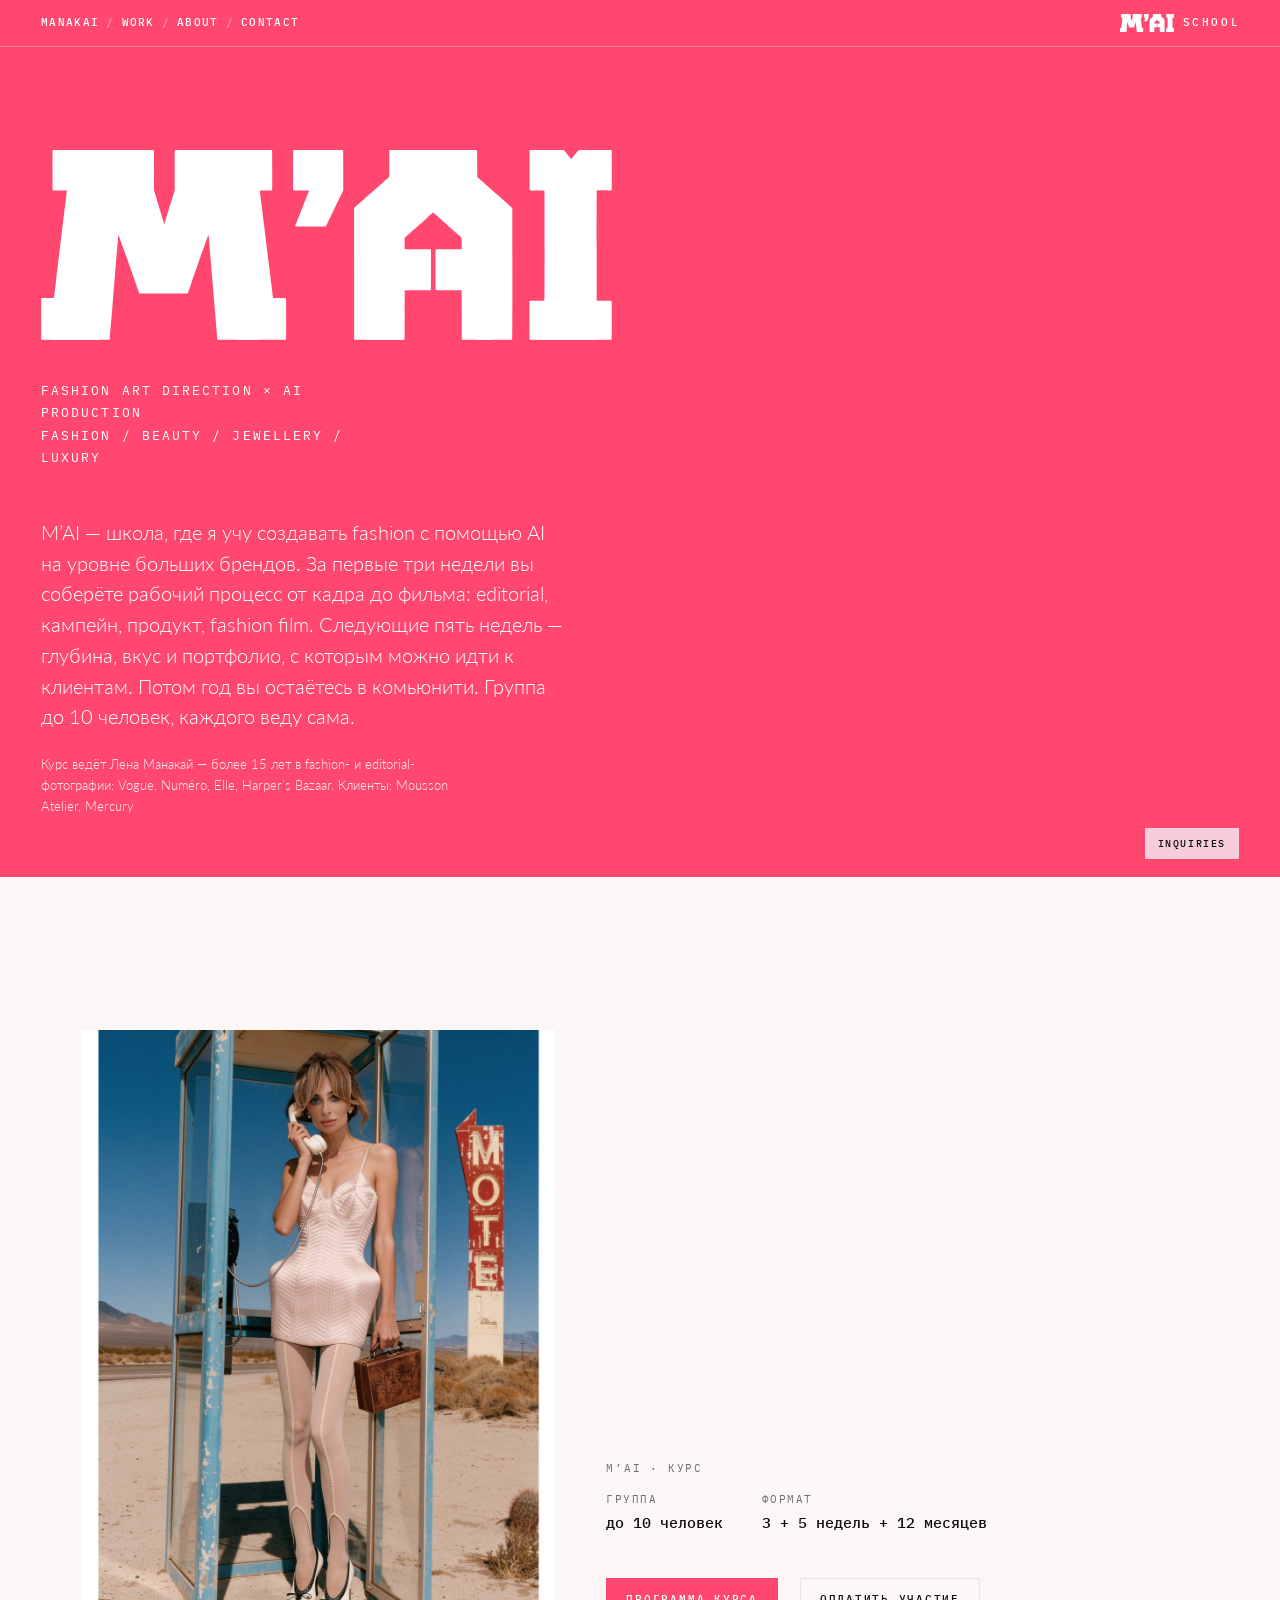
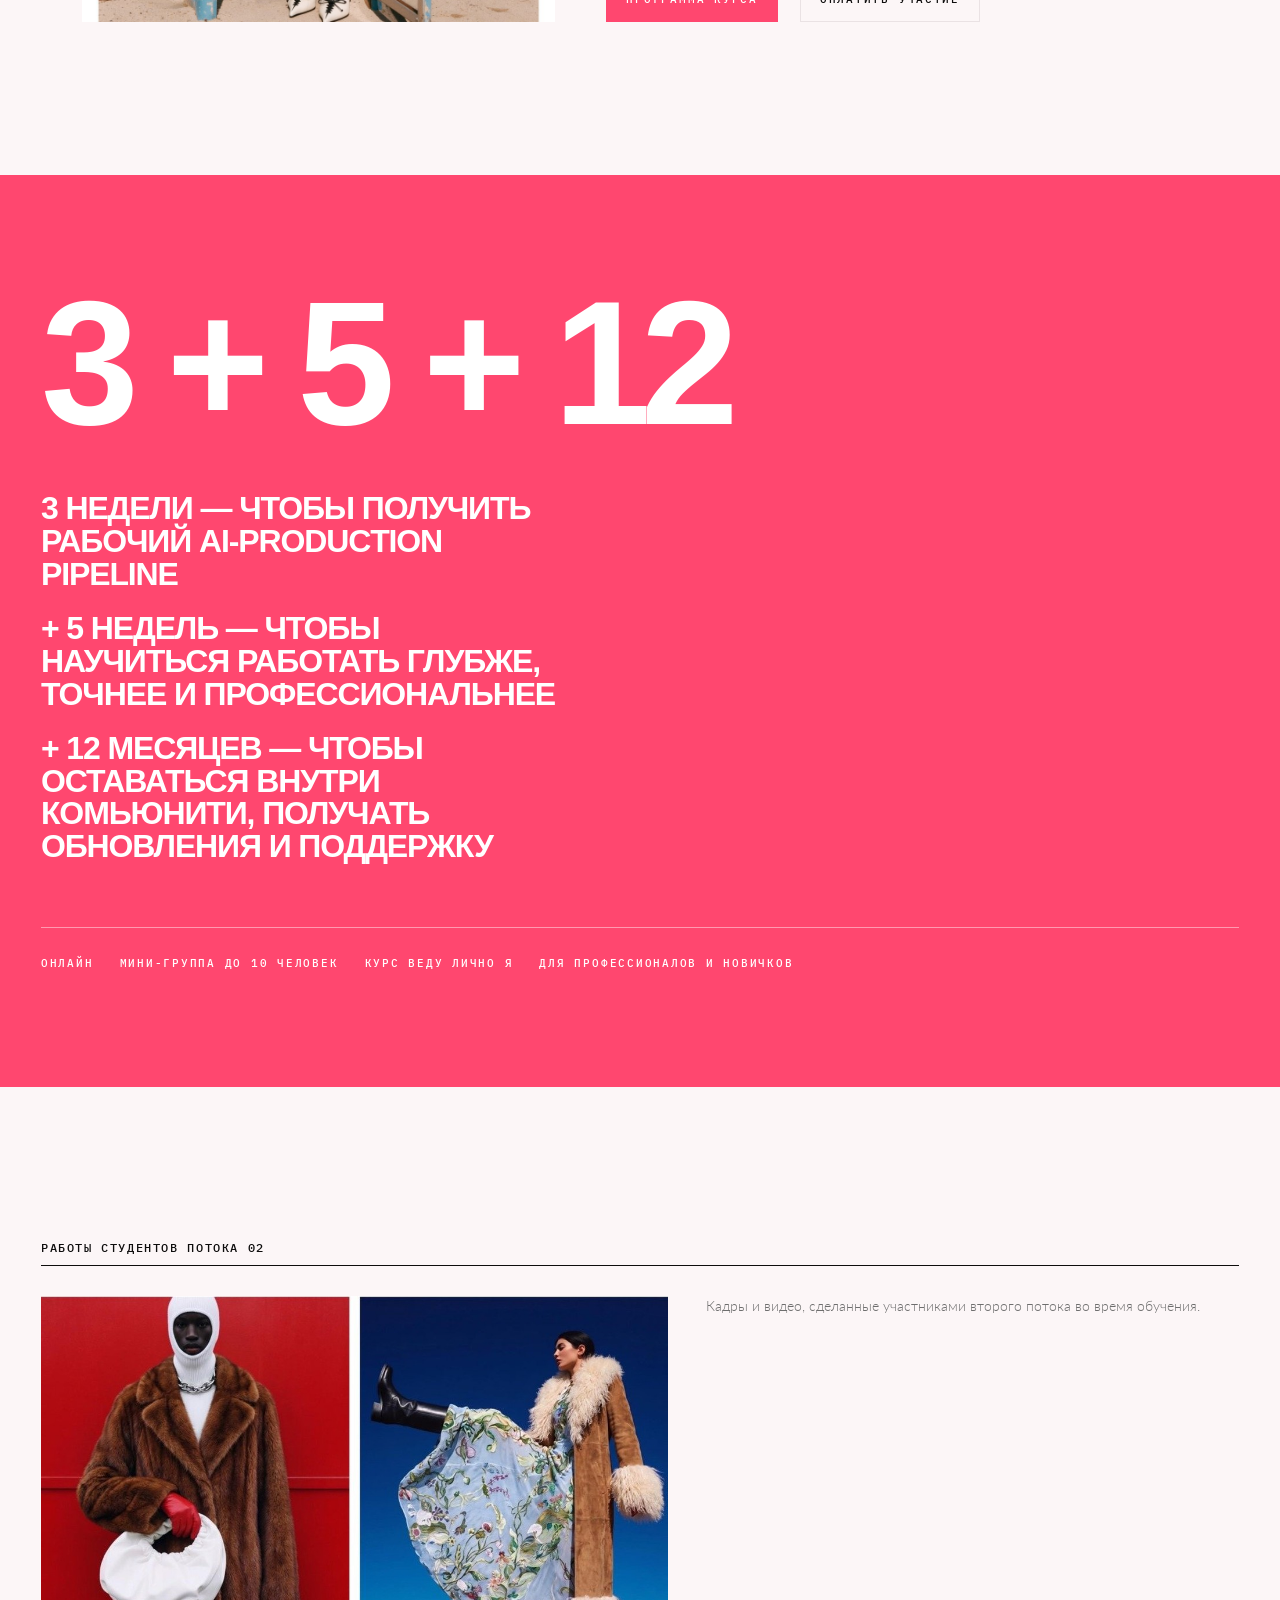
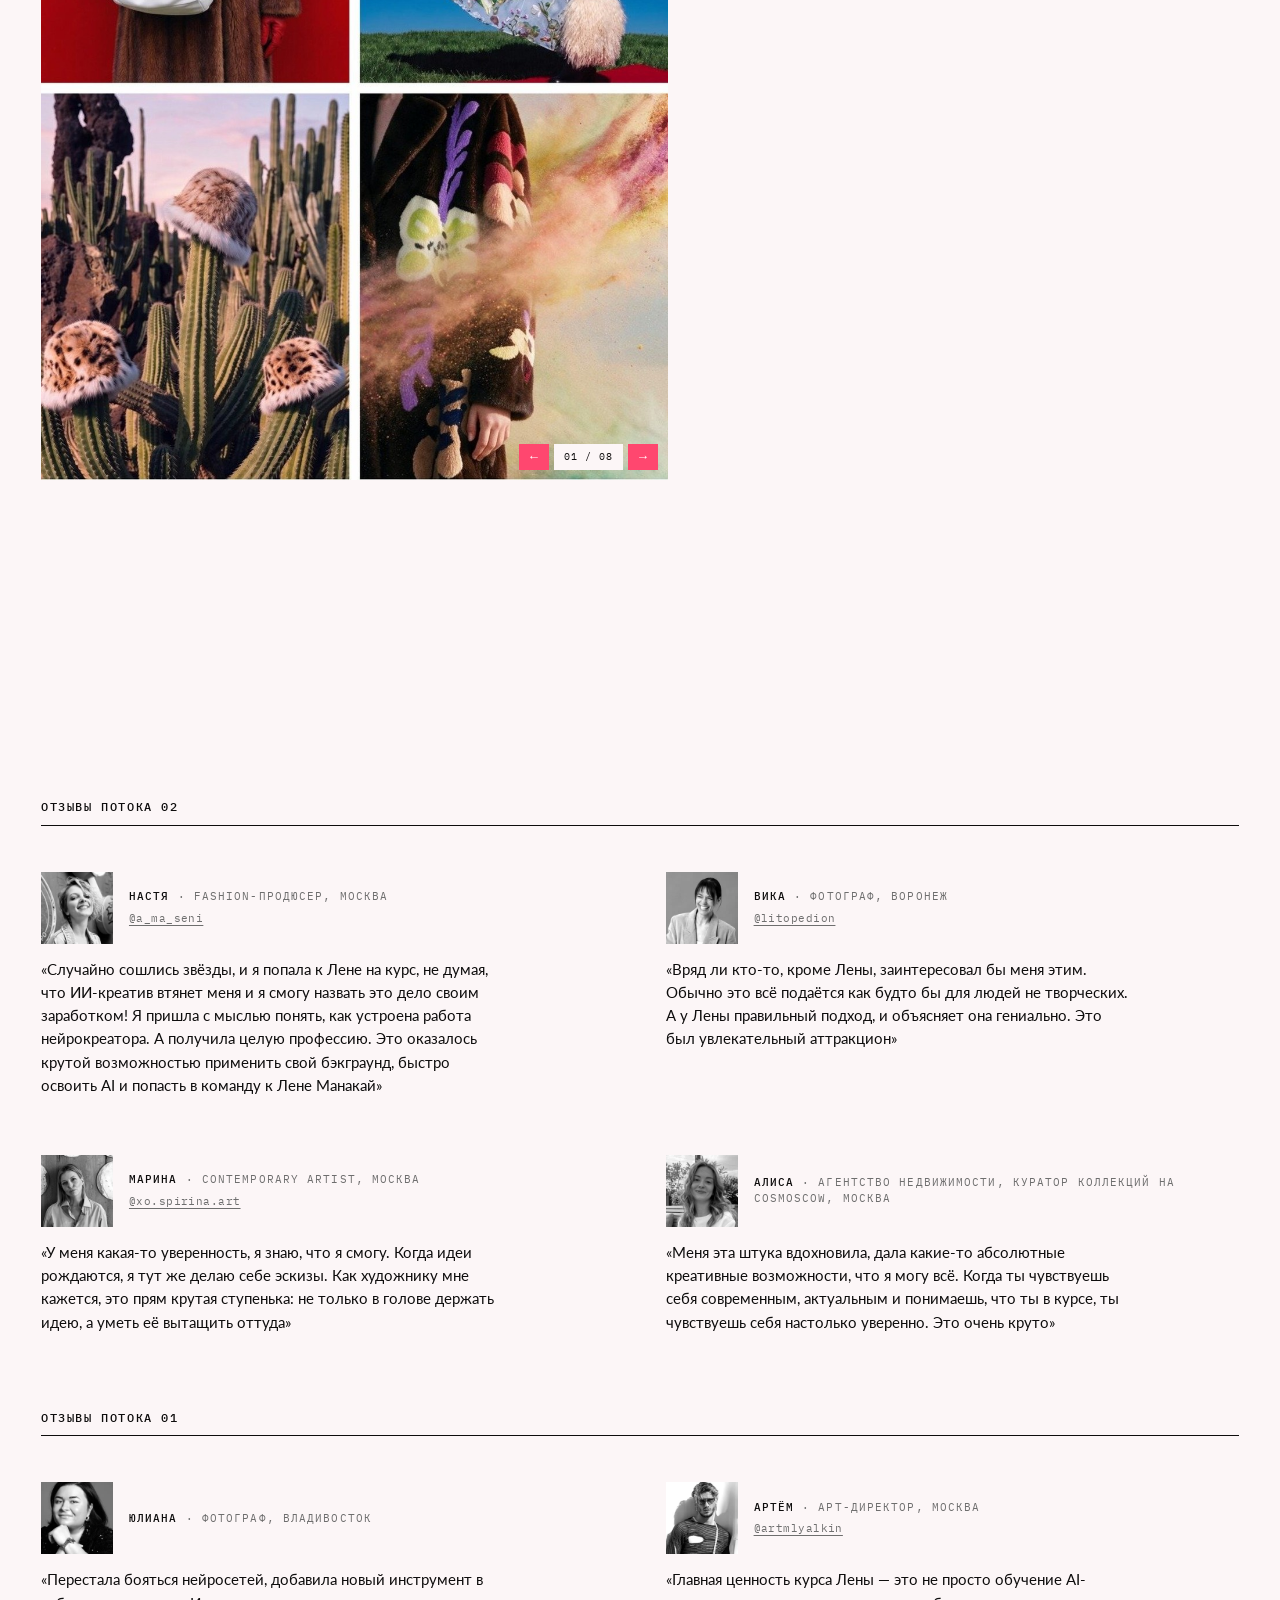
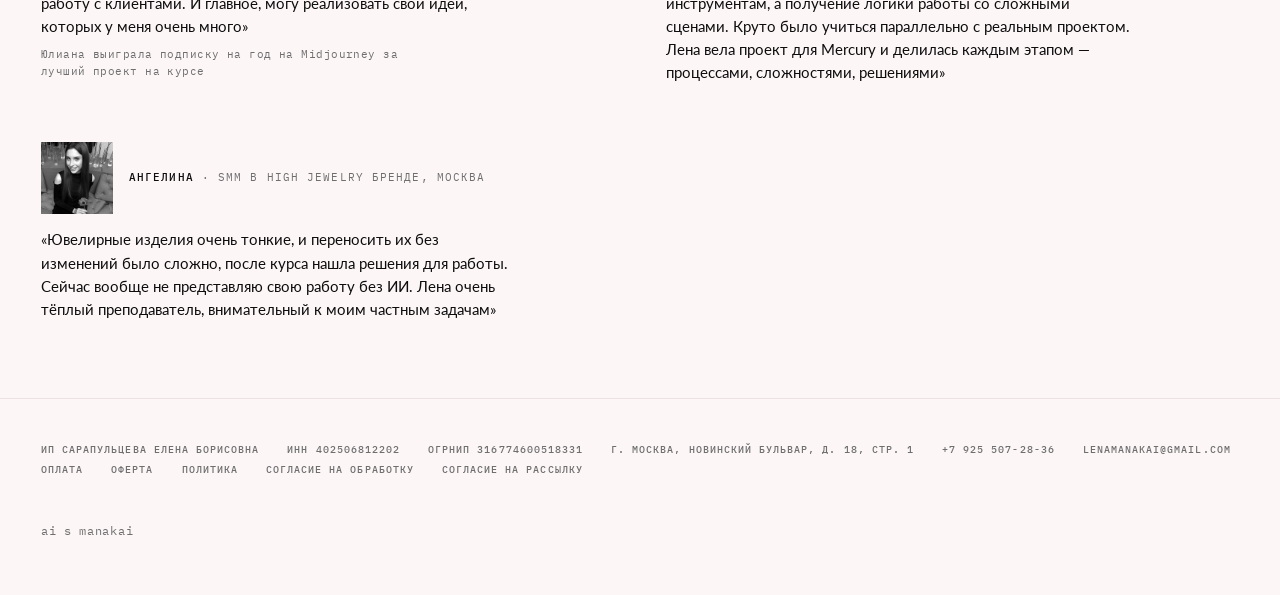
<file: school.html>
<!doctype html>
<html lang="ru">
<head>
<meta charset="utf-8">
<meta name="viewport" content="width=device-width,initial-scale=1">
<title>M’AI School — Лена Манакай</title>
<link rel="icon" href="favicon.svg" type="image/svg+xml">
<link rel="icon" href="favicon-32.png" sizes="32x32" type="image/png">
<link rel="apple-touch-icon" href="apple-touch-icon.png">
<meta property="og:type" content="website">
<meta property="og:site_name" content="MANAKAI">
<meta property="og:title" content="M’AI School — Лена Манакай">
<meta property="og:description" content="M’AI — курс Лены Манакай по AI-производству для специалистов fashion-индустрии. Мини-группа до 10 человек, без кураторов.">
<meta property="og:url" content="https://manakai.art/school">
<meta property="og:image" content="https://manakai.art/og-school.png">
<meta name="twitter:card" content="summary_large_image">
<meta name="description" content="M’AI — курс Лены Манакай по AI-производству для специалистов fashion-индустрии. Мини-группа до 10 человек, без кураторов.">
<link rel="preconnect" href="https://fonts.googleapis.com">
<link rel="preconnect" href="https://fonts.gstatic.com" crossorigin>
<link rel="stylesheet" href="https://fonts.googleapis.com/css2?family=IBM+Plex+Mono:wght@400;500&family=Lato:wght@300;400&display=swap">
<link rel="stylesheet" href="style.css">
<style>
  body{background:var(--mark);color:#fff;}
  html{background:var(--mark);}
  header{background:var(--mark);border-bottom:1px solid rgba(255,255,255,.3);color:#fff;}
  header .school .mk{background:#fff;}
  header .school .lb{color:#fff;}

  .hero{padding:clamp(40px,8vw,110px) var(--g) clamp(30px,5vw,60px);}
  .hero .mark{display:block;height:clamp(64px,17vw,190px);width:100%;max-width:640px;background:#fff;
    -webkit-mask:url(a/mai.svg) no-repeat left center/contain;mask:url(a/mai.svg) no-repeat left center/contain;}
  .hero .sub{margin-top:clamp(20px,3.4vw,40px);font-family:var(--mono);font-size:clamp(11px,1.15vw,13px);
    letter-spacing:.16em;text-transform:uppercase;max-width:40ch;line-height:1.7;}

  .slab{background:var(--paper);color:var(--ink);}
  .slab .in{padding:clamp(36px,6vw,80px) var(--g);}
  .grid{display:grid;grid-template-columns:repeat(auto-fit,minmax(220px,1fr));gap:clamp(14px,2.4vw,30px);}
  .grid h3{font-family:var(--mono);font-size:10px;letter-spacing:.15em;text-transform:uppercase;color:var(--grey);}
  .grid p{font-family:var(--text);font-weight:300;font-size:15px;line-height:1.55;margin-top:10px;}

  .cohort{display:flex;flex-wrap:wrap;align-items:flex-end;gap:clamp(18px,3vw,50px);
    padding-bottom:clamp(22px,3.4vw,40px);border-bottom:1px solid var(--hair);margin-bottom:clamp(26px,4vw,48px);}
  .cohort .big{font-family:var(--disp);font-weight:700;text-transform:uppercase;letter-spacing:-.05em;
    line-height:.86;font-size:clamp(2.4rem,8vw,6rem);}
  .cohort .meta{display:flex;flex-direction:column;gap:4px;padding-bottom:8px;}
  .cohort .meta span{font-family:var(--mono);font-size:11px;letter-spacing:.13em;text-transform:uppercase;color:var(--grey);}
  .cohort .meta b{font-weight:500;color:var(--ink);}

  .acts{display:flex;flex-wrap:wrap;align-items:center;gap:14px 22px;margin-top:clamp(26px,4vw,46px);}
  .btn{display:inline-flex;align-items:center;background:var(--mark);color:#fff;padding:14px 20px;
    font-family:var(--mono);font-size:11px;letter-spacing:.16em;text-transform:uppercase;font-weight:500;
    transition:transform .12s ease-out;}
  .btn:active{transform:scale(.99);}
  .btn.ghost{background:transparent;color:#fff;box-shadow:inset 0 0 0 1px rgba(255,255,255,.55);}
  .btn.ghost:hover{background:rgba(255,255,255,.12);}
  .slab .btn.ghost{color:var(--ink);box-shadow:inset 0 0 0 1px var(--hair);}
  .slab .btn.ghost:hover{background:var(--white);}
  .quiet{font-family:var(--mono);font-size:11px;letter-spacing:.1em;text-transform:uppercase;color:var(--grey);
    text-decoration:underline;text-underline-offset:4px;}
  .quiet:hover{color:var(--ink);}
  .ph{display:inline-block;border:1px solid var(--mark);color:var(--mark);padding:1px 7px;
    font-family:var(--mono);font-size:10px;letter-spacing:.08em;}
  .gap{border:1px dashed rgba(14,13,13,.3);color:var(--grey);padding:clamp(20px,3vw,34px);
    font-family:var(--mono);font-size:11px;letter-spacing:.1em;line-height:1.8;text-transform:uppercase;
    margin-top:clamp(26px,4vw,46px);}

  .sec{font-family:var(--mono);font-size:11.5px;letter-spacing:.14em;text-transform:uppercase;font-weight:500;
    margin-top:clamp(40px,6vw,76px);padding-bottom:9px;border-bottom:1px solid var(--ink);}
  .kar{display:grid;grid-template-columns:minmax(0,1fr) minmax(0,.85fr);gap:clamp(18px,3vw,46px);
    margin:clamp(18px,2.6vw,30px) 0 clamp(40px,7vw,90px);align-items:start;}
  @media (max-width:820px){ .kar{grid-template-columns:1fr;} }
  .pager{position:relative;background:var(--well);overflow:hidden;aspect-ratio:4/5;touch-action:pan-y;}
  .pager img,.pager video{position:absolute;inset:0;width:100%;height:100%;object-fit:cover;
    opacity:0;transition:opacity .4s cubic-bezier(.22,1,.36,1);}
  .pager img.on,.pager video.on{opacity:1;}
  .pager .ctl{position:absolute;right:10px;bottom:10px;display:flex;gap:5px;z-index:3;}
  .pager .count{background:var(--paper);color:var(--ink);padding:0 10px;display:flex;align-items:center;
    font-family:var(--mono);font-size:10px;letter-spacing:.1em;font-variant-numeric:tabular-nums;}
  .pager button{width:30px;height:26px;background:var(--mark);color:#fff;border:0;cursor:pointer;
    font-size:13px;line-height:1;transition:transform .12s ease-out;}
  .pager button:active{transform:scale(.94);}
  .consent{margin-top:14px;max-width:52ch;font-family:var(--text);font-weight:300;
    font-size:12.5px;line-height:1.5;color:var(--grey);}
  .consent a{color:var(--ink);text-decoration:underline;text-underline-offset:2px;}
  .band{background:var(--mark);color:#fff;padding:clamp(48px,9vw,130px) var(--g);}
  .band .bn{display:block;font-family:var(--disp);font-weight:700;letter-spacing:-.06em;line-height:.82;
    font-size:clamp(3.4rem,14vw,11rem);}
  .band p{margin-top:clamp(14px,1.8vw,22px);font-family:var(--disp);font-weight:700;text-transform:uppercase;
    letter-spacing:-.035em;line-height:1.02;font-size:clamp(1.05rem,2.5vw,2rem);max-width:30ch;}
  .band p:first-of-type{margin-top:clamp(28px,4.5vw,60px);}
  .brow{display:flex;flex-wrap:wrap;gap:8px 26px;margin-top:clamp(32px,5vw,64px);
    padding-top:clamp(16px,2.4vw,28px);border-top:1px solid rgba(255,255,255,.45);}
  .brow span{font-family:var(--mono);font-size:11px;letter-spacing:.16em;text-transform:uppercase;font-weight:500;}
  .kt{font-family:var(--text);font-weight:300;font-size:15px;line-height:1.55;}

  /* телефон: ничего не распирает страницу */
  html{overflow-x:hidden;}
  .band .bn,.band p,.duo .say h3{overflow-wrap:anywhere;}
  @media (max-width:640px){
    .band .bn{font-size:clamp(2.4rem,15vw,4.4rem);letter-spacing:-.045em;}
    .band p{font-size:clamp(1rem,4.6vw,1.35rem);}
    .hero .mark{height:clamp(48px,16vw,90px);}
    .cohort{gap:14px 24px;}
    .cohort .big{font-size:clamp(2rem,13vw,3.4rem);}
  }

  /* картинка — текст, через строку меняются местами */
  /* модули лесенкой: два столбца, правый опущен — страница вдвое короче */
  .theses{display:grid;grid-template-columns:minmax(0,1fr) minmax(0,1fr);
    column-gap:clamp(22px,4.4vw,72px);align-items:start;}
  .duo{display:block;padding:0 0 clamp(32px,5vw,74px);border:0;}
  .duo:nth-child(even){margin-top:clamp(42px,8vw,128px);}
  .duo .pic img{width:100%;display:block;background:var(--well);aspect-ratio:4/5;object-fit:cover;}
  .duo .say{margin-top:clamp(12px,1.6vw,20px);}
  .duo .say h3{font-family:var(--disp);font-weight:700;text-transform:uppercase;letter-spacing:-.04em;
    line-height:.95;font-size:clamp(1.1rem,2.1vw,1.75rem);}
  .duo .say p{font-family:var(--text);font-weight:300;font-size:clamp(13px,1vw,14.5px);
    line-height:1.55;margin-top:9px;max-width:40ch;}
  .duo .say .n{font-family:var(--mono);font-size:9.5px;letter-spacing:.16em;text-transform:uppercase;
    color:var(--grey);display:block;margin-bottom:7px;}
  @media (max-width:820px){
    .theses{grid-template-columns:1fr;}
    .duo:nth-child(even){margin-top:0;}
    .duo{padding-bottom:clamp(30px,7vw,54px);}
  }

  /* ——— постоянная метка запроса, как на главной ——— */
  #enq-wrap{position:fixed;right:var(--g);bottom:calc(var(--g) + env(safe-area-inset-bottom,0px));z-index:90;
    display:flex;flex-direction:column;align-items:flex-end;gap:6px;}
  #enq{display:inline-flex;align-items:center;background:#F6CDD8;color:var(--ink);padding:9px 13px;
    border:0;cursor:pointer;
    font-family:var(--mono);font-size:10px;letter-spacing:.16em;text-transform:uppercase;font-weight:500;
    transition:transform .12s ease-out;}
  #enq:active{transform:scale(.96);}
  #enq-menu{display:flex;flex-direction:column;align-items:flex-end;gap:5px;}
  #enq-menu a{display:inline-flex;align-items:center;background:var(--white);color:var(--ink);
    border:1px solid #F0C2CF;padding:7px 11px;
    font-family:var(--mono);font-size:10px;letter-spacing:.16em;text-transform:uppercase;font-weight:500;
    opacity:0;transform:translateY(6px);transition:opacity .28s ease-out,transform .28s cubic-bezier(.22,1,.36,1);}
  #enq-wrap.open #enq-menu a{opacity:1;transform:none;}
  #enq-wrap.open #enq-menu a:nth-child(2){transition-delay:.04s;}
  #enq-wrap.open #enq-menu a:nth-child(3){transition-delay:.08s;}
  #enq-wrap.open #enq-menu a:nth-child(4){transition-delay:.12s;}
  #enq-menu a:hover{background:#F6CDD8;}

  /* ——— хаб школы ——— */
  .hero .lead{margin-top:clamp(26px,4vw,48px);max-width:44ch;font-family:var(--text);font-weight:300;
    font-size:clamp(16px,1.55vw,21px);line-height:1.55;color:#fff;}
  .entry{display:grid;grid-template-columns:minmax(0,.8fr) minmax(0,1fr);gap:clamp(20px,4vw,64px);align-items:end;}
  @media (max-width:820px){ .entry{grid-template-columns:1fr;align-items:start;} }
  .entry .epic{display:block;overflow:hidden;background:var(--well);}
  .entry .epic img{display:block;width:100%;aspect-ratio:4/5;object-fit:cover;transition:transform .9s cubic-bezier(.22,1,.36,1);}
  .entry .epic:hover img{transform:scale(1.025);}
  .entry .ek{font-family:var(--mono);font-size:11px;letter-spacing:.16em;text-transform:uppercase;color:var(--grey);}
  .entry .cohort{border-bottom:0;margin:14px 0 0;padding-bottom:0;}
  .entry .acts{margin-top:clamp(22px,3vw,36px);}
  .top-acts{margin-top:0;}
  .top-acts + .consent{margin-bottom:clamp(40px,6vw,84px);}
  /* тихое появление при прокрутке */
  .rv{opacity:0;transform:translateY(18px);transition:opacity .9s ease-out,transform .9s cubic-bezier(.22,1,.36,1);}
  .rv.in{opacity:1;transform:none;}
  @media (prefers-reduced-motion:reduce){ .rv{opacity:1;transform:none;transition:none;} }
  .hero .author{margin-top:clamp(14px,2vw,22px);max-width:52ch;font-family:var(--text);font-weight:300;
    font-size:clamp(13px,1.05vw,15px);line-height:1.55;color:#fff;opacity:.9;}
  /* ——— отзывы ——— */
  .rvws{display:grid;grid-template-columns:repeat(2,minmax(0,1fr));gap:clamp(34px,4.5vw,60px) clamp(24px,4vw,64px);margin-top:clamp(26px,4vw,46px);}
  .rvw{margin:0;display:grid;grid-template-columns:72px minmax(0,1fr);gap:0 16px;align-content:start;}
  .rvw img{width:72px;height:72px;object-fit:cover;display:block;}
  .rvw figcaption{display:flex;flex-direction:column;justify-content:center;gap:6px;
    font-family:var(--mono);font-size:11px;letter-spacing:.1em;text-transform:uppercase;line-height:1.45;color:var(--grey);}
  .rvw figcaption b{font-weight:500;color:var(--ink);}
  .rvw figcaption a{color:var(--grey);text-transform:none;letter-spacing:.04em;text-decoration:underline;text-underline-offset:3px;align-self:flex-start;}
  .rvw figcaption a:hover{color:var(--ink);}
  .rvw blockquote{grid-column:1/-1;margin:14px 0 0;font-family:var(--text);font-weight:400;font-size:15px;line-height:1.55;color:var(--ink);max-width:52ch;}
  .rvw .rnote{grid-column:1/-1;margin-top:8px;font-family:var(--mono);font-size:11px;letter-spacing:.04em;line-height:1.5;color:var(--grey);max-width:52ch;}
  @media (max-width:760px){ .rvws{grid-template-columns:1fr;} }
</style>
<!-- Yandex.Metrika counter -->
<script type="text/javascript">
    (function(m,e,t,r,i,k,a){
        m[i]=m[i]||function(){(m[i].a=m[i].a||[]).push(arguments)};
        m[i].l=1*new Date();
        for (var j = 0; j < document.scripts.length; j++) {if (document.scripts[j].src === r) { return; }}
        k=e.createElement(t),a=e.getElementsByTagName(t)[0],k.async=1,k.src=r,a.parentNode.insertBefore(k,a)
    })(window, document,'script','https://mc.yandex.ru/metrika/tag.js?id=113769978', 'ym');

    ym(113769978, 'init', {ssr:true, webvisor:true, clickmap:true, ecommerce:"dataLayer", referrer: document.referrer, url: location.href, accurateTrackBounce:true, trackLinks:true});
</script>
<!-- /Yandex.Metrika counter -->
</head>
<body>
<noscript><div><img src="https://mc.yandex.ru/watch/113769978" style="position:absolute; left:-9999px;" alt="" /></div></noscript>

<script>
/* страница всегда открывается с розовой плашки, а не с того места, где её закрыли */
(function(){
  if("scrollRestoration" in history) history.scrollRestoration="manual";
  if(location.hash) return;
  function t(){ window.scrollTo(0,0); }
  t();
  document.addEventListener("DOMContentLoaded", t);
  window.addEventListener("load", t);
})();
</script>

<div id="enq-wrap">
  <div id="enq-menu" hidden>
    <a href="https://t.me/lenamanakai" target="_blank" rel="noopener">Telegram</a>
    <a href="https://wa.me/79255072836?text=%D0%97%D0%B4%D1%80%D0%B0%D0%B2%D1%81%D1%82%D0%B2%D1%83%D0%B9%D1%82%D0%B5%21%20%D0%9F%D0%B8%D1%88%D1%83%20%D1%81%20%D1%81%D0%B0%D0%B9%D1%82%D0%B0%20manakai.art" target="_blank" rel="noopener">WhatsApp</a>
    <a href="mailto:lenamanakai@gmail.com?subject=%D0%97%D0%B0%D0%BF%D1%80%D0%BE%D1%81%20%D1%81%20%D1%81%D0%B0%D0%B9%D1%82%D0%B0%20manakai.art">Почта</a>
    <a href="tel:+79255072836">+7 925 507-28-36</a>
  </div>
  <button id="enq" type="button" aria-expanded="false" aria-controls="enq-menu">Inquiries</button>
</div>

<header>
  <nav class="line mono">
    <a href="index.html">MANAKAI</a><span class="sl">/</span><a href="index.html#work">Work</a><span class="sl">/</span><a href="about.html">About</a><span class="sl">/</span><a href="index.html#contact">Contact</a>
  </nav>
  <span class="sp"></span>
  <span class="school"><span class="mk"></span><span class="lb mono"><i>S</i><i>C</i><i>H</i><i>O</i><i>O</i><i>L</i></span></span>
</header>

<section class="hero" id="top">
  <span class="mark" role="img" aria-label="M’AI"></span>
  <p class="sub">Fashion art direction × AI production<br>Fashion / Beauty / Jewellery / Luxury</p>
  <p class="lead">M’AI — школа, где я учу создавать fashion с помощью AI на уровне больших брендов. За первые три недели вы соберёте рабочий процесс от кадра до фильма: editorial, кампейн, продукт, fashion film. Следующие пять недель — глубина, вкус и портфолио, с которым можно идти к клиентам. Потом год вы остаётесь в комьюнити. Группа до 10 человек, каждого веду сама.</p>
  <p class="author">Курс ведёт Лена Манакай — более 15 лет в fashion- и editorial-фотографии: Vogue, Numéro, Elle, Harper’s Bazaar. Клиенты: Mousson Atelier, Mercury</p>
</section>

<div class="slab">
  <div class="in">
    <div class="entry rv">
      <a class="epic" href="mai.html" aria-label="Курс M’AI"><img src="a/s/s03.jpg" alt="" loading="lazy"></a>
      <div>
        <span class="ek">M’AI · курс</span>
        <div class="cohort">
      <span class="meta"><span>Группа</span><b>до 10 человек</b></span>
      <span class="meta"><span>Формат</span><b>3 + 5 недель + 12 месяцев</b></span>
    </div>
        <div class="acts">
          <a class="btn" href="mai.html">Программа курса</a>
          <a class="btn ghost" href="pay.html">Оплатить участие</a>
        </div>
      </div>
    </div>
  </div>
</div>

<section class="band">
  <span class="bn">3 + 5 + 12</span>
  <p>3 недели — чтобы получить рабочий AI-production pipeline</p>
  <p>+ 5 недель — чтобы научиться работать глубже, точнее и профессиональнее</p>
  <p>+ 12 месяцев — чтобы оставаться внутри комьюнити, получать обновления и поддержку</p>
  <div class="brow">
    <span>Онлайн</span><span>Мини-группа до 10 человек</span><span>Курс веду лично я</span><span>Для профессионалов и новичков</span>
  </div>
</section>

<div class="slab">
  <div class="in">
    <h2 class="sec">Работы студентов потока 02</h2>
    <div class="kar">
      <div class="pager" id="kar" tabindex="0" aria-label="Карусель «Результаты 02»">
        <img src="a/k/k04.jpg" class="on" alt="" loading="lazy">
        <img src="a/k/k05.jpg" alt="" loading="lazy">
        <img src="a/k/k07.jpg" alt="" loading="lazy">
        <img src="a/k/k08.jpg" alt="" loading="lazy">
        <img src="a/k/k11.jpg" alt="" loading="lazy">
        <img src="a/k/k13.jpg" alt="" loading="lazy">
        <img src="a/k/k15.jpg" alt="" loading="lazy">
        <img src="a/k/k17.jpg" alt="" loading="lazy">
        <div class="ctl">
          <button class="prev" type="button" aria-label="Назад">←</button>
          <span class="count" id="karn">01 / 08</span>
          <button class="next" type="button" aria-label="Вперёд">→</button>
        </div>
      </div>
      <div class="kside">
        <p class="kt" style="color:var(--grey);font-size:13.5px;">Кадры и видео, сделанные участниками второго потока во время обучения.</p>
        
      </div>
    </div>
  </div>
</div>

<div class="slab" id="reviews">
  <div class="in">
    <h2 class="sec">Отзывы потока 02</h2>
    <div class="rvws">
      <figure class="rvw">
        <img src="a/rv/nastya.jpg" alt="Настя" loading="lazy">
        <figcaption><span><b>Настя</b> · fashion-продюсер, Москва</span><a href="https://www.instagram.com/a_ma_seni/" target="_blank" rel="noopener">@a_ma_seni</a></figcaption>
        <blockquote>«Случайно сошлись звёзды, и я попала к Лене на курс, не думая, что ИИ-креатив втянет меня и я смогу назвать это дело своим заработком! Я пришла с мыслью понять, как устроена работа нейрокреатора. А получила целую профессию. Это оказалось крутой возможностью применить свой бэкграунд, быстро освоить AI и попасть в команду к Лене Манакай»</blockquote>
      </figure>
      <figure class="rvw">
        <img src="a/rv/vika.jpg" alt="Вика" loading="lazy">
        <figcaption><span><b>Вика</b> · фотограф, Воронеж</span><a href="https://www.instagram.com/litopedion/" target="_blank" rel="noopener">@litopedion</a></figcaption>
        <blockquote>«Вряд ли кто-то, кроме Лены, заинтересовал бы меня этим. Обычно это всё подаётся как будто бы для людей не творческих. А у Лены правильный подход, и объясняет она гениально. Это был увлекательный аттракцион»</blockquote>
      </figure>
      <figure class="rvw">
        <img src="a/rv/marina.jpg" alt="Марина" loading="lazy">
        <figcaption><span><b>Марина</b> · contemporary artist, Москва</span><a href="https://www.instagram.com/xo.spirina.art/" target="_blank" rel="noopener">@xo.spirina.art</a></figcaption>
        <blockquote>«У меня какая-то уверенность, я знаю, что я смогу. Когда идеи рождаются, я тут же делаю себе эскизы. Как художнику мне кажется, это прям крутая ступенька: не только в голове держать идею, а уметь её вытащить оттуда»</blockquote>
      </figure>
      <figure class="rvw">
        <img src="a/rv/alisa.jpg" alt="Алиса" loading="lazy">
        <figcaption><span><b>Алиса</b> · агентство недвижимости, куратор коллекций на Cosmoscow, Москва</span></figcaption>
        <blockquote>«Меня эта штука вдохновила, дала какие-то абсолютные креативные возможности, что я могу всё. Когда ты чувствуешь себя современным, актуальным и понимаешь, что ты в курсе, ты чувствуешь себя настолько уверенно. Это очень круто»</blockquote>
      </figure>
    </div>
    <h2 class="sec">Отзывы потока 01</h2>
    <div class="rvws">
      <figure class="rvw">
        <img src="a/rv/yuliana.jpg" alt="Юлиана" loading="lazy">
        <figcaption><span><b>Юлиана</b> · фотограф, Владивосток</span></figcaption>
        <blockquote>«Перестала бояться нейросетей, добавила новый инструмент в работу с клиентами. И главное, могу реализовать свои идеи, которых у меня очень много»</blockquote>
        <p class="rnote">Юлиана выиграла подписку на год на Midjourney за лучший проект на курсе</p>
      </figure>
      <figure class="rvw">
        <img src="a/rv/artem.jpg" alt="Артём" loading="lazy">
        <figcaption><span><b>Артём</b> · арт-директор, Москва</span><a href="https://www.instagram.com/artmlyalkin/" target="_blank" rel="noopener">@artmlyalkin</a></figcaption>
        <blockquote>«Главная ценность курса Лены — это не просто обучение AI-инструментам, а получение логики работы со сложными сценами. Круто было учиться параллельно с реальным проектом. Лена вела проект для Mercury и делилась каждым этапом — процессами, сложностями, решениями»</blockquote>
      </figure>
      <figure class="rvw">
        <img src="a/rv/angelina.jpg" alt="Ангелина" loading="lazy">
        <figcaption><span><b>Ангелина</b> · SMM в high jewelry бренде, Москва</span></figcaption>
        <blockquote>«Ювелирные изделия очень тонкие, и переносить их без изменений было сложно, после курса нашла решения для работы. Сейчас вообще не представляю свою работу без ИИ. Лена очень тёплый преподаватель, внимательный к моим частным задачам»</blockquote>
      </figure>
    </div>
  </div>
</div>

<section class="legal slab" style="border-top:1px solid var(--hair);padding-top:clamp(26px,4vw,44px);">
  <span>ИП Сарапульцева Елена Борисовна</span>
  <span>ИНН 402506812202</span>
  <span>ОГРНИП 316774600518331</span>
  <span>г. Москва, Новинский бульвар, д. 18, стр. 1</span>
  <a href="tel:+79255072836">+7 925 507-28-36</a>
  <a href="mailto:lenamanakai@gmail.com">lenamanakai@gmail.com</a>
  <a href="pay.html">Оплата</a>  <a href="offer.html">Оферта</a>  <a href="privacy.html">Политика</a>  <a href="consent.html">Согласие на обработку</a>  <a href="newsletter.html">Согласие на рассылку</a>
</section>

<footer class="slab" style="color:var(--grey);padding-bottom:clamp(30px,5vw,56px);">
  <span class="cap">ai s manakai</span>
</footer>

<script>
(function(){
  var p=document.getElementById("kar");
  if(!p) return;
  var fr=Array.prototype.slice.call(p.querySelectorAll("img,video")),
      n=document.getElementById("karn"), i=0;
  function pad(x){ return (x<10?"0":"")+x; }
  function show(k){
    i=(k+fr.length)%fr.length;
    fr.forEach(function(f,j){
      var on=j===i; f.classList.toggle("on",on);
      if(f.tagName==="VIDEO"){ on ? f.play().catch(function(){}) : f.pause(); }
    });
    n.textContent=pad(i+1)+" / "+pad(fr.length);
  }
  p.querySelector(".next").addEventListener("click",function(e){ e.stopPropagation(); show(i+1); });
  p.querySelector(".prev").addEventListener("click",function(e){ e.stopPropagation(); show(i-1); });
  p.addEventListener("click",function(){ show(i+1); });
  p.addEventListener("keydown",function(e){
    if(e.key==="ArrowRight"){ show(i+1); } else if(e.key==="ArrowLeft"){ show(i-1); }
  });
  var x0=null;
  p.addEventListener("touchstart",function(e){ x0=e.touches[0].clientX; },{passive:true});
  p.addEventListener("touchend",function(e){
    if(x0===null) return;
    var d=e.changedTouches[0].clientX-x0; x0=null;
    if(Math.abs(d)>40) show(i+(d<0?1:-1));
  },{passive:true});
  show(0);
})();
</script>
<script>
(function(){
  var wrap=document.getElementById("enq-wrap"), enq=document.getElementById("enq"), menu=document.getElementById("enq-menu");
  if(!wrap||!enq||!menu) return;
  function shut(){
    if(!wrap.classList.contains("open")) return;
    wrap.classList.remove("open"); enq.setAttribute("aria-expanded","false");
    setTimeout(function(){ if(!wrap.classList.contains("open")) menu.hidden=true; },300);
  }
  enq.addEventListener("click", function(e){
    e.stopPropagation();
    if(wrap.classList.contains("open")){ shut(); return; }
    menu.hidden=false;
    requestAnimationFrame(function(){ wrap.classList.add("open"); });
    enq.setAttribute("aria-expanded","true");
  });
  addEventListener("click", shut);
  addEventListener("keydown", function(e){ if(e.key==="Escape") shut(); });
})();
</script>

<script>
(function(){
  var els=[].slice.call(document.querySelectorAll(".rv"));
  if(!("IntersectionObserver" in window)){ els.forEach(function(e){e.classList.add("in");}); return; }
  var io=new IntersectionObserver(function(es){ es.forEach(function(e){ if(e.isIntersecting){ e.target.classList.add("in"); io.unobserve(e.target);} }); },{rootMargin:"0px 0px -8% 0px"});
  els.forEach(function(e){ io.observe(e); });
})();
</script>
</body>
</html>
</file>
<file: style.css>
/* manakai.art — общие стили служебных страниц
   Та же типографика и палитра, что на главной. */

:root{
  --paper:#FCF6F7;
  --white:#FFFFFF;
  --ink:#0E0D0D;
  --grey:#6E6E6E;
  --hair:#EAE2E4;
  --well:#111111;
  --mark:#FF476F;
  --soft:#F6CDD8;
  --g:clamp(16px,3.2vw,56px);
  --hd:48px;
  --mono:'Input Mono','IBM Plex Mono',ui-monospace,Menlo,monospace;
  --disp:'Helvetica Neue',Helvetica,Arial,sans-serif;
  --text:'Lato',-apple-system,'Helvetica Neue',sans-serif;
}
*,*::before,*::after{box-sizing:border-box;}
html{background:var(--paper);-webkit-text-size-adjust:100%;}
body{margin:0;padding-top:var(--hd);background:transparent;color:var(--ink);font-family:var(--mono);
  font-size:15px;line-height:1.45;-webkit-font-smoothing:antialiased;}
h1,h2,h3,p,ul,ol,figure{margin:0;}
a{color:inherit;text-decoration:none;}

.mono{font-family:var(--mono);font-size:11px;letter-spacing:.12em;text-transform:uppercase;font-weight:500;}
.cap{font-family:var(--mono);font-size:11.5px;letter-spacing:.06em;color:var(--grey);}
.disp{font-family:var(--disp);font-weight:700;text-transform:uppercase;letter-spacing:-.05em;line-height:.88;}
.body{font-family:var(--text);font-weight:300;font-size:clamp(14px,1.05vw,16px);line-height:1.6;letter-spacing:.005em;}

/* ——— шапка ——— */
header{display:flex;align-items:center;gap:12px 22px;padding:14px var(--g);
  border-bottom:1px solid var(--hair);background:var(--paper);
  position:fixed;top:0;left:0;right:0;z-index:40;}
header .sp{flex:1 1 auto;}
header .line{display:inline-flex;align-items:center;gap:7px;}
header .line a:hover{opacity:.55;}
header .line .sl{opacity:.45;}
.school{display:inline-flex;align-items:center;gap:9px;margin-left:clamp(20px,4vw,64px);}
.school .mk{display:block;height:18px;width:54px;background:var(--mark);
  -webkit-mask:url(a/mai.svg) no-repeat center/contain;mask:url(a/mai.svg) no-repeat center/contain;}
.school .lb{color:var(--mark);display:inline-flex;gap:.12em;}
.school .lb i{font-style:normal;}
@media (max-width:640px){
  header{gap:8px;padding:11px 14px;}
  header nav{gap:7px;}
  header nav a,header nav .sl{font-size:9.5px;letter-spacing:.07em;}
  /* на телефоне M'AI и SCHOOL складываются в один знак одной ширины */
  :root{--hd:62px;}
  .school{margin-left:10px;flex:none;flex-direction:column;align-items:stretch;gap:4px;}
  .school .mk{height:24px;width:72px;}
  .school .lb{width:72px;justify-content:space-between;gap:0;font-size:10.5px;letter-spacing:0;line-height:1;}
}

/* ——— каркас документа ——— */
main{padding:clamp(44px,8vw,110px) var(--g) clamp(40px,7vw,90px);max-width:980px;}
.kicker{font-family:var(--mono);font-size:11px;letter-spacing:.16em;text-transform:uppercase;
  color:var(--grey);display:block;margin-bottom:clamp(18px,3vw,34px);}
h1.disp{font-size:clamp(2.2rem,6.4vw,4.6rem);}
.lede{margin-top:clamp(22px,4vw,44px);max-width:62ch;}

.doc{max-width:74ch;}
.doc h2{font-family:var(--mono);font-size:11.5px;letter-spacing:.14em;text-transform:uppercase;
  font-weight:500;margin-top:clamp(34px,5vw,58px);padding-bottom:9px;border-bottom:1px solid var(--hair);}
.doc h3{font-family:var(--mono);font-size:11px;letter-spacing:.1em;text-transform:uppercase;
  font-weight:500;color:var(--grey);margin-top:26px;}
.doc p,.doc li{font-family:var(--text);font-weight:300;font-size:15px;line-height:1.62;}
.doc p{margin-top:13px;}
.doc ol,.doc ul{margin-top:13px;padding-left:20px;}
.doc li{margin-top:7px;}
.doc strong{font-weight:400;}

/* ——— предупреждение о черновике ——— */
.draft{border:1px solid var(--mark);color:var(--mark);padding:13px 15px;margin-bottom:clamp(26px,4vw,44px);
  font-family:var(--mono);font-size:11px;letter-spacing:.07em;line-height:1.6;max-width:74ch;}

/* ——— реквизиты ——— */
.legal{padding:22px var(--g) 30px;border-top:1px solid var(--hair);
  display:flex;flex-wrap:wrap;gap:6px 28px;}
.legal span,.legal a{font-family:var(--mono);font-size:9.5px;letter-spacing:.11em;
  text-transform:uppercase;font-weight:500;color:var(--grey);}
.legal a:hover{color:var(--ink);}

footer{display:flex;flex-wrap:wrap;gap:10px 24px;justify-content:space-between;align-items:center;
  padding:16px var(--g) 26px;}

:where(a,button,input,select):focus-visible{outline:2px solid var(--mark);outline-offset:3px;}

/* узкие телефоны: шапка ужимается, знак M'AI SCHOOL всегда виден целиком */
header nav{min-width:0;}
a[href^="mailto:"]{overflow-wrap:anywhere;}
@media (max-width:400px){
  header{padding:11px 12px;gap:6px;}
  header nav{gap:5px;overflow:hidden;white-space:nowrap;}
  header nav a,header nav .sl{font-size:8.6px;letter-spacing:.04em;}
  .school{margin-left:6px;}
}
</file>
